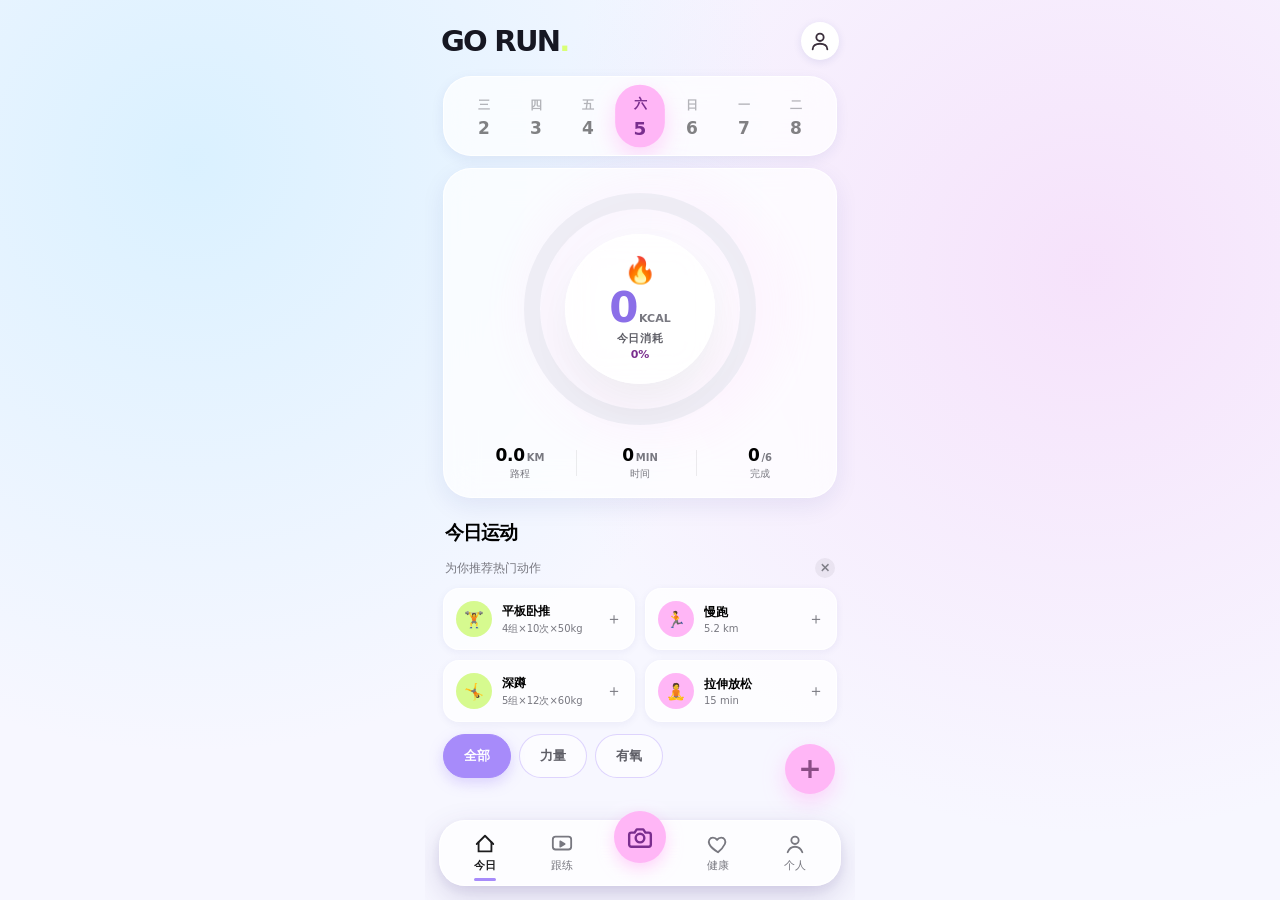
<file: index.html>
<!DOCTYPE html>
<html lang="zh-CN">
<head>
    <meta charset="UTF-8">
    <meta name="viewport" content="width=device-width, initial-scale=1.0, maximum-scale=1.0, user-scalable=no, viewport-fit=cover">
    <meta name="referrer" content="no-referrer">
    <meta name="apple-mobile-web-app-capable" content="yes">
    <meta name="mobile-web-app-capable" content="yes">
    <meta name="apple-mobile-web-app-status-bar-style" content="black-translucent">
    <meta name="theme-color" content="#F8F6FA">
    <link rel="manifest" href="manifest.webmanifest">
    <link rel="icon" href="icon.svg" type="image/svg+xml">
    <link rel="apple-touch-icon" href="icon.svg">
    <meta name="theme-color" content="#161722">
    <meta http-equiv="Cache-Control" content="no-cache, no-store, must-revalidate">
    <meta http-equiv="Pragma" content="no-cache">
    <title>GO RUN</title>
    <link href="https://fonts.googleapis.com/css2?family=Fredoka+One&display=swap" rel="stylesheet">
    <style>
/* B 站搜索 */
.bili-title{display:flex;align-items:center;justify-content:space-between;padding:14px 2px 8px;font-size:14px;font-weight:700;color:var(--text-1);}
.bili-title em{font-style:normal;font-size:11px;font-weight:500;color:var(--primary,#A78BFA);}
.bili-item .c-name{display:-webkit-box;-webkit-line-clamp:1;-webkit-box-orient:vertical;overflow:hidden;}
.bili-item .mini-go{pointer-events:none;background:linear-gradient(135deg,#A78BFA,#8B6FE8);color:#fff;}
<style>
/* 搜索结果页 */
#searchPage .sp-head{display:flex;align-items:center;gap:12px;padding:14px 16px;background:rgba(255,255,255,.94);backdrop-filter:blur(12px);-webkit-backdrop-filter:blur(12px);border-bottom:1px solid #F0F0F3;flex-shrink:0;}
#searchPage .sp-back{width:34px;height:34px;border-radius:50%;background:#F2F1F7;display:flex;align-items:center;justify-content:center;font-size:22px;line-height:1;color:#3A2E3B;cursor:pointer;padding-bottom:3px;}
#searchPage .sp-title{font-size:15px;font-weight:700;color:#3A2E3B;flex:1;overflow:hidden;text-overflow:ellipsis;white-space:nowrap;}
#searchPage .sp-head-right{width:34px;}
#searchPage .sp-body{flex:1;overflow-y:auto;padding:6px 16px 44px;}
#searchPage .sp-sec{display:flex;align-items:center;justify-content:space-between;font-size:13px;font-weight:700;color:#3A2E3B;margin:16px 0 10px;}
#searchPage .sp-sec span{font-size:11px;color:#A78BFA;font-weight:500;}
#searchPage .sp-card{display:flex;align-items:center;gap:12px;padding:12px;background:#fff;border-radius:16px;margin-bottom:10px;cursor:pointer;transition:all .22s;box-shadow:0 2px 10px rgba(120,100,180,.07);}
#searchPage .sp-card:active{transform:scale(.985);}
#searchPage .sp-thumb{width:64px;height:64px;border-radius:14px;flex-shrink:0;position:relative;display:flex;align-items:center;justify-content:center;overflow:hidden;}
#searchPage .sp-thumb .mini-play{width:0;height:0;border-style:solid;border-width:7px 0 7px 11px;border-color:transparent transparent transparent rgba(255,255,255,.92);filter:drop-shadow(0 1px 3px rgba(0,0,0,.25));}
#searchPage .sp-thumb .dur{position:absolute;right:4px;bottom:4px;background:rgba(0,0,0,.55);color:#fff;font-size:9px;padding:1px 5px;border-radius:6px;}
#searchPage .sp-info{flex:1;min-width:0;}
#searchPage .sp-name{font-size:14px;font-weight:700;color:#3A2E3B;white-space:nowrap;overflow:hidden;text-overflow:ellipsis;}
#searchPage .sp-sub{font-size:11px;color:#9A9AA3;margin-top:4px;display:flex;gap:8px;}
#searchPage .sp-go{flex-shrink:0;border:none;border-radius:20px;padding:6px 14px;font-size:12px;font-weight:700;cursor:pointer;font-family:inherit;background:linear-gradient(135deg,#A78BFA,#8B6FE8);color:#fff;pointer-events:none;}
#searchPage .sp-empty{padding:26px 10px;text-align:center;color:#9A9AA3;font-size:12px;background:#fff;border-radius:14px;}
#searchPage .sp-loading{padding:26px 10px;text-align:center;color:#9A9AA3;font-size:12px;}
/* 今日指标 · 编辑杂志风（方案 G） */
.hm-g .edtitle{font-family:'Space Grotesk';font-weight:700;font-size:28px;line-height:1.25;color:#1C1C1E;letter-spacing:-.02em}
.hm-g .edtitle .pink{color:#E86FB9}
.hm-g .edmeta{font-size:11px;color:#787880;margin-top:8px}
.hm-g .ednum{display:flex;align-items:baseline;justify-content:space-between;border-top:1px solid rgba(28,28,30,.07);padding:13px 0;margin-top:12px}
.hm-g .ednum:first-of-type{border-top:none}
.hm-g .ednum .l{font-size:13px;color:#5F5F67}
.hm-g .ednum .v{font-family:'Space Grotesk';font-weight:700;font-size:24px;color:#3A2E3B}
.hm-g .ednum .v em{font-style:normal;font-size:11px;color:#787880;font-weight:500;margin-left:3px}
.hm-g .edline{height:5px;border-radius:99px;background:rgba(28,28,30,.07);overflow:hidden;margin-top:12px}
.hm-g .edline i{display:block;height:100%;width:0;border-radius:99px;background:linear-gradient(90deg,#B7FF2A,#8FD41A);animation:edgrow 1.1s cubic-bezier(.32,.72,0,1) .25s forwards}
@keyframes edgrow{to{width:68%}}
:root{
  --purple:#A78BFA; --purple-deep:#9370DB; --purple-strong:#8B6FE8; --purple-soft:#EDE5FC; --purple-tint:#C9B8F5;
  --pink:#FFB6F6; --pink-soft:#FFE9FB;
  --blue:#2A9CFF; --blue-soft:#C9F9FE;
  --orange:#FF8C42; --teal:#4ECDC4; --green-soft:#D6FA8F;
  --green:#B7FF2A; --green-ink:#4E7A00;
  --accent:#FFB6F6;
  --brand:#A78BFA; --brand-strong:#8B6FE8; --brand-soft:#EDE5FC; --brand-tint:#F5F0FE;
  --accent-ink:#7A2E8E;
  --text:#1C1C1E; --text-2:#5F5F67; --text-3:#787880;
  --border:#EAE6F0;
  --surface:rgba(255,255,255,.72);
  --surface-strong:rgba(255,255,255,.92);
  --r-sm:12px; --r-md:20px; --r-lg:28px; --r-pill:999px;
  --shadow-1:0 2px 8px rgba(0,0,0,.04);
  --shadow-2:0 4px 14px rgba(42,156,255,.08);
  --shadow-3:0 8px 24px rgba(42,156,255,.10);
  --shadow-sm:0 2px 8px rgba(31,38,135,.06);
  --shadow-md:0 8px 24px rgba(31,38,135,.09);
  --shadow-lg:0 16px 40px rgba(31,38,135,.13);
}
/* ===== 全局 ===== */
* { margin: 0; padding: 0; box-sizing: border-box; }
body {
    background:
      radial-gradient(circle at 15% 18%, rgba(164,229,255,0.35) 0, transparent 45%),
      radial-gradient(circle at 85% 30%, rgba(242,163,238,0.25) 0, transparent 45%),
      #f7f7ff;
    display: flex;
    justify-content: center;
    align-items: center;
    min-height: 100vh; min-height: 100dvh;
    font-family: 'Noto Sans SC', system-ui, sans-serif;
    padding: 0;
    -webkit-tap-highlight-color: transparent;
}
.phone-frame {
    max-width: 430px; width: 100%;
    height: 100vh; height: 100dvh;
    background: transparent;
    border-radius: 0;
    box-shadow: none;
    overflow: hidden;
    display: flex;
    flex-direction: column;
    position: relative;
    margin: 0 auto;
}
.phone-frame::before {
    content: none;
}

/* ===== 固定头部+日历（仅今日页面显示） ===== */
.fixed-header {
    flex-shrink: 0;
    padding: 22px 16px 4px;
    background: transparent;
    z-index: 5;
    display: none;
    position: relative;
}
.fixed-header.visible { display: block; }

.app-header {
    display: flex;
    justify-content: space-between;
    align-items: center;
    margin-bottom: 4px;
}
.app-brand {
    font-family: 'Fredoka One', cursive;
    font-size: 26px;
    color: #1c1c1e;
}
.publish-badge {
    font-size: 13px; font-weight: 600;
    color: #1c1c1e;
    background: #f0f2f5;
    padding: 4px 14px; border-radius: 30px;
    cursor: pointer; transition: 0.15s;
    border: 1px solid #e0d0e8;
}
.publish-badge:active { background: #e0d0e8; }

.calendar-strip {
    display: flex; align-items: center; justify-content: space-evenly;
    height: 67px;
    background: linear-gradient(0deg, rgba(255,255,255,0.47) 0%, rgba(255,255,255,0) 100%);
    border-radius: 15px;
    padding: 0 4px;
}
.day-cell {
    width: 44px; height: 54px;
    border-radius: 30px;
    display: flex; flex-direction: column;
    align-items: center; justify-content: center;
    gap: 1px;
    cursor: pointer; user-select: none;
    transition: background 0.25s;
}
.day-cell:hover { background: rgba(255,182,246,0.35); }
.day-cell .day-label { font-size: 11px; font-weight: 400; color: #8E8E93; }
.day-cell .day-num  { font-size: 17px; font-weight: 700; color: #1C1C1E; line-height: 20px; }
.day-cell .day-dot  { width: 4px; height: 4px; border-radius: 50%; }
.day-cell.selected { background: #FFB6F6; }
.day-cell.selected .day-dot { background: white; }
.day-cell:not(.selected) .day-dot.has-workout { background: #2A9CFF; }

/* deprecated old classes kept for backward compat */
.day-circle { display: none; }

/* ===== 滚动内容 ===== */
.scroll-content {
    flex: 1;
    overflow-y: auto;
    position: relative; z-index: 1;
    scrollbar-width: none;
    -ms-overflow-style: none;
}
.scroll-content::-webkit-scrollbar { display: none; }
#pageContainer { padding: 0 18px 180px; }
#followPage { padding: 0 18px 70px; }
#healthPage { padding: 0 18px 180px; }
#publishPage { padding: 0 18px 70px; }
#profilePage { padding: 0 0 150px; }

/* 日历条：无渐隐、数字严格对齐 */
#tdCalRow { display:flex; align-items:center; justify-content:space-around; gap:0; padding:0; }
#tdCalRow button { flex-shrink:0; }
.publish-flex { display:flex; flex-direction:column; gap:12px; }

.pub-photo-area { display:flex; gap:10px; }
.pub-photo-slot { width:68px; height:68px; background:#F5F5F5; border-radius:14px; border:1px solid #D0D0D8; display:flex; align-items:center; justify-content:center; font-size:26px; color:#B0B0B8; font-weight:300; cursor:pointer; transition:all 0.2s; }
.pub-photo-slot:active { background:#e8e8e8; }
.pub-text-input { width:100%; padding:14px; background:#FAFAFA; border-radius:14px; border:1px solid #E8EDF4; font-size:14px; color:#757575; font-family:inherit; outline:none; resize:none; min-height:58px; }
.pub-text-input:focus { border-color:#C9B8F5; background:#fff; }
.pub-adv-row { display:flex; align-items:center; gap:8px; }
.pub-adv-label { font-size:13px; color:#8E8E93; }
.pub-adv-sub { font-size:11px; color:#B0B0B8; }
.pub-switch-wrap { flex-shrink:0; cursor:pointer; position:relative; width:38px; height:22px; }
.pub-switch-track { width:38px; height:22px; border-radius:11px; background:#D0D0D8; transition:background 0.3s; }
.pub-switch-track.on { background:#FFB6F6; }
.pub-switch-thumb { width:18px; height:18px; border-radius:50%; background:#fff; position:absolute; top:2px; left:2px; box-shadow:0 1px 3px rgba(0,0,0,0.1); transition:left 0.3s; }
.pub-switch-thumb.on { left:18px; }
.pub-btn-publish { padding:10px; border-radius:30px; border:none; background:#A78BFA; font-size:15px; font-weight:700; color:#fff; cursor:pointer; font-family:inherit; transition:all 0.2s; width:100%; margin-top:8px; }
.pub-btn-publish:active { transform:scale(0.97); background:#9370DB; }

/* publish modals */
.pub-modal-overlay { position:absolute; inset:0; background:rgba(0,0,0,0.35); z-index:50; display:flex; align-items:flex-end; justify-content:center; opacity:0; pointer-events:none; transition:opacity 0.3s; }
.pub-modal-overlay.show { opacity:1; pointer-events:auto; }
.pub-modal-panel { background:#fff; border-radius:24px 24px 0 0; padding:20px 18px 28px; width:100%; max-height:75%; overflow-y:auto; transform:translateY(100%); transition:transform 0.35s cubic-bezier(0.32,0.72,0,1); }
.pub-modal-overlay.show .pub-modal-panel { transform:translateY(0); }
.pub-modal-handle { width:40px; height:4px; background:#D0D0D8; border-radius:2px; margin:0 auto 16px; }
.pub-modal-header { display:flex; justify-content:space-between; align-items:center; margin-bottom:12px; }
.pub-modal-title { font-size:16px; font-weight:700; }
.pub-btn-auto { padding:4px 14px; border-radius:30px; border:1px solid #D0D0D8; background:transparent; color:#8E8E93; font-size:11px; cursor:pointer; font-family:inherit; }
.pub-data-grid { display:grid; grid-template-columns:1fr 1fr; gap:8px; margin-bottom:14px; }
.pub-data-cell { background:#f8f9fc; border-radius:14px; padding:12px; }
.pub-data-cell label { font-size:11px; color:#8E8E93; display:block; margin-bottom:4px; }
.pub-data-cell input { width:100%; padding:6px 8px; border-radius:8px; border:1px solid #E8E0EC; font-size:14px; font-family:inherit; background:#fff; outline:none; text-align:center; }
.pub-data-cell input:focus { border-color:#C9B8F5; }
.pub-btn-gen { width:100%; padding:12px; border-radius:30px; border:none; background:#A78BFA; color:#fff; font-size:15px; font-weight:700; cursor:pointer; font-family:inherit; }

/* publish log overlay */
.pub-log-overlay { position:absolute; inset:0; background:rgba(0,0,0,0.4); backdrop-filter:blur(4px); z-index:60; display:flex; align-items:center; justify-content:center; opacity:0; pointer-events:none; transition:opacity 0.3s; }
.pub-log-overlay.show { opacity:1; pointer-events:auto; }
.pub-log-card { background:#FFFDF7; border-radius:20px; padding:18px; width:330px; border:1.5px solid #F0E8D0; transform:scale(0.9); transition:transform 0.3s cubic-bezier(0.32,0.72,0,1); }
.pub-log-overlay.show .pub-log-card { transform:scale(1); }
.pub-log-hero { width:100%; height:150px; background:#FFF8EC; border-radius:12px; display:flex; align-items:center; justify-content:center; font-size:40px; margin-bottom:6px; border:1px dashed #E0D0A8; position:relative; }
.pub-log-count { position:absolute; bottom:8px; right:10px; background:rgba(0,0,0,0.5); color:#fff; padding:2px 8px; border-radius:10px; font-size:10px; }
.pub-log-thumbs { display:flex; gap:6px; margin-bottom:10px; }
.pub-log-thumb { width:44px; height:44px; border-radius:8px; background:#FFF8EC; display:flex; align-items:center; justify-content:center; font-size:14px; border:1px dashed #E0D0A8; flex-shrink:0; opacity:0.5; }
.pub-log-thumb.on { opacity:1; border-color:#C88040; }
.pub-log-head { display:flex; justify-content:space-between; align-items:center; margin-bottom:6px; }
.pub-log-date { font-size:12px; color:#B0A080; }
.pub-log-mood { font-size:16px; }
.pub-log-text { font-size:13px; color:#5A5040; line-height:1.7; margin-bottom:8px; }
.pub-log-data { display:flex; flex-wrap:wrap; gap:6px; }
.pub-log-actions { display:flex; gap:8px; margin-top:14px; }
.pub-btn-close { flex:1; padding:10px; border-radius:30px; font-size:14px; font-weight:700; cursor:pointer; font-family:inherit; background:#f0f2f5; border:none; color:#8E8E93; }
.pub-btn-post { flex:1; padding:10px; border-radius:30px; font-size:14px; font-weight:700; cursor:pointer; font-family:inherit; background:#A78BFA; border:none; color:#fff; }
.log-chip { padding:3px 10px; border-radius:4px 12px 4px 12px; font-size:10px; font-weight:500; display:inline-block; }
.log-chip.c1 { background:#FFF0E0; color:#C88040; }
.log-chip.c2 { background:#FFEAFD; color:#C860A0; }
.log-chip.c3 { background:#E0FFF0; color:#40A060; }

/* deprecated old publish classes */
.photo-add-area, .photo-slot, .publish-text-input, .advanced-toggle, .advanced-data, .data-item, .switch, .thumb { display:none; }

/* ===== 通用卡片（非今日页面使用） ===== */
.card {
    background: rgba(255,255,255,0.60);
    border-radius: 20px;
    padding: 14px 16px;
    border: 1px solid rgba(255,255,255,0.50);
    box-shadow: 0px 8px 32px rgba(31,38,135,0.04);
    backdrop-filter: blur(12px);
    margin-bottom: 12px;
}

.page { display: none; animation: fadeUp 0.25s ease; }
.page.active { display: block; }
@keyframes fadeUp { from { opacity: 0.3; transform: translateY(8px); } to { opacity: 1; transform: translateY(0); } }

/* ===== 今日页面 ===== */
#todayPage .today-wrapper { position: relative; z-index: 1; }

/* Calorie / Completion Card */
.calorie-card {
    width: 362px; height: 146px; margin: 6px auto 0;
    background: linear-gradient(217deg, rgba(255,255,255,0.60) 0%, rgba(255,255,255,0.60) 100%);
    box-shadow: 0px 8px 32px rgba(31,38,135,0.04);
    border-radius: 32px;
    outline: 1px white solid; outline-offset: -0.5px;
    backdrop-filter: blur(12px);
    display: flex; align-items: center;
}
.completion-circle-wrap {
    width: 80px; height: 80px; margin-left: 24px; flex-shrink: 0;
    display: flex; align-items: center; justify-content: center;
}
.completion-circle {
    width: 80px; height: 80px; border-radius: 50%;
    background: rgba(255,102,224,0.4);
    display: flex; align-items: center; justify-content: center;
    transition: background 0.4s;
}
.completion-pct {
    color: #1A1C18; font-size: 22px;
    font-family: 'Hanken Grotesk', 'Noto Sans SC', sans-serif;
    font-weight: 700;
}
.calorie-stats { margin-left: 22px; display: flex; flex-direction: column; }
.calorie-label {
    color: black; font-size: 10px;
    font-family: 'Noto Sans', 'Noto Sans SC', sans-serif;
    font-weight: 600; text-transform: uppercase;
    line-height: 15px; letter-spacing: 0.5px;
}
.calorie-value-row { display: flex; align-items: baseline; gap: 4px; }
.calorie-value {
    color: #1A1C18; font-size: 35px;
    font-family: 'Hanken Grotesk', 'Noto Sans SC', sans-serif;
    font-weight: 800; line-height: 36px;
}
.calorie-unit {
    color: rgba(68,73,61,0.60); font-size: 12px;
    font-family: 'Hanken Grotesk', 'Noto Sans SC', sans-serif; font-weight: 700;
}
.calorie-bar-bg {
    width: 180px; height: 9px; background: #EDE6F1;
    border-radius: 7px; margin-top: 4px; overflow: hidden;
}
.calorie-bar-fill {
    height: 9px; background: linear-gradient(90deg, #D2FB04, #BBF01C);
    border-radius: 7px; transition: width 0.5s cubic-bezier(0.4, 0, 0.2, 1);
}
.calorie-sub {
    color: #8E8E93; font-size: 12px; font-weight: 400;
    margin-top: 5px; letter-spacing: 0.5px;
}

/* Stats Cards Row */
.stats-row {
    display: flex; gap: 11px;
    margin: 11px auto 0; width: 362px;
}
.stats-card {
    flex: 1; height: 74px;
    background: rgba(255,255,255,0.60);
    box-shadow: 0px 8px 32px rgba(31,38,135,0.05);
    border-radius: 24px;
    outline: 1px rgba(255,255,255,0.50) solid; outline-offset: -1px;
    backdrop-filter: blur(12px);
    display: flex; align-items: center; gap: 13px;
    padding: 0 14px;
}
.stats-icon {
    width: 40px; height: 40px; border-radius: 50%;
    display: flex; align-items: center; justify-content: center; flex-shrink: 0;
}
.stats-val {
    color: #1A1C18; font-size: 20px;
    font-family: 'Hanken Grotesk', 'Noto Sans SC', sans-serif; font-weight: 700;
}
.stats-val-unit {
    color: #44493D; font-size: 10px;
    font-family: 'Hanken Grotesk', 'Noto Sans SC', sans-serif; margin-left: 1px;
}
.stats-label {
    color: #8D8D8D; font-size: 10px;
    font-family: Inter, 'Noto Sans SC', sans-serif; letter-spacing: 1.2px;
}

/* Generic section title (used by non-today pages) */
.section-title {
    font-size: 17px; font-weight: 600;
    margin: 10px 0 10px;
    color: #1c1c1e;
}
.section-title .emoji { margin-right: 6px; }

/* Section Title (today page override) */
#todayPage .section-title {
    font-size: 17px; font-weight: 700; color: #1C1C1E;
    margin: 21px 18px 11px;
}

/* Filter Tabs */
.filter-row {
    margin: 0 18px 11px;
    display: flex; gap: 8px;
}
.filter-tab {
    width: 65px; height: 26px; border-radius: 18px;
    display: flex; align-items: center; justify-content: center;
    font-size: 15px; cursor: pointer; user-select: none;
    transition: all 0.2s;
}
.filter-tab.active { background: #C9F9FE; color: #3A8ED2; font-weight: 400; transform: translateY(-2px); box-shadow: 0 3px 8px rgba(201,249,254,0.35); }
.filter-tab.inactive {
    background: rgba(255,255,255,0.48);
    border: 1px solid #E2D8E7; color: #B5AABB; font-weight: 400;
}

/* Exercise List */
.exercise-list {
    margin: 0 18px; padding-bottom: 70px;
    display: flex; flex-direction: column; gap: 11px;
}
.exercise-card {
    height: 74px;
    background: rgba(255,255,255,0.60);
    box-shadow: 0px 8px 32px rgba(31,38,135,0.05);
    border-radius: 24px;
    outline: 1px rgba(255,255,255,0.50) solid; outline-offset: -1px;
    backdrop-filter: blur(12px);
    display: flex; align-items: center;
    position: relative; cursor: pointer; overflow: hidden;
    transition: box-shadow 0.2s;
}
.exercise-card:hover { box-shadow: 0px 8px 32px rgba(31,38,135,0.10); }
.exercise-icon {
    width: 40px; height: 40px; border-radius: 9999px;
    display: flex; align-items: center; justify-content: center;
    margin-left: 17px; flex-shrink: 0;
}
.exercise-info { margin-left: 16px; display: flex; flex-direction: column; gap: 3px; }
.exercise-name-row { display: flex; align-items: center; gap: 6px; }
.exercise-name { color: #1C1C1E; font-size: 15px; font-weight: 700; }
.exercise-tag {
    height: 18px; border-radius: 6px; padding: 0 8px;
    display: flex; align-items: center; font-size: 12px; font-weight: 400;
}
.tag-cardio   { background: #FED9FA; color: #EC6CD2; }
.tag-strength { background: #D6FA8F; color: #83AF00; }
.exercise-detail { color: #8E8E93; font-size: 12px; font-weight: 400; }

/* Check circle */
.check-circle {
    width: 28px; height: 28px; border-radius: 50%;
    position: absolute; right: 21px;
    display: flex; align-items: center; justify-content: center;
    transition: all 0.3s;
}
/* check-circle colors now set by JS per category */

/* deprecated old today page classes */
.progress-section, .progress-ring, .progress-info,
.group-section, .group-header, .group-body, .action-card,
.workout-item, .workout-icon, .workout-info, .workout-name,
.workout-tag, .workout-detail, .workout-check,
.filter-bar, .filter-btn { display: none; }

/* ===== FAB（仅今日页面） ===== */
.fab-fixed {
    position: absolute;
    right: 20px;
    bottom: 106px;
    z-index: 20; display: none;
}
.fab-fixed.visible { display: block; }
.fab-fixed .fab-btn {
    width: 50px; height: 50px; border-radius: 50%;
    background: #FFB6F6; border: none;
    box-shadow: 0 8px 20px rgba(255,182,246,0.55);
    font-size: 28px; font-weight: 700; color: #8A4D85;
    display: flex; align-items: center; justify-content: center;
    cursor: pointer; font-family: inherit; line-height: 1;
    transition: 0.15s;
}
.fab-fixed .fab-btn:active { animation: fabBounce 0.5s cubic-bezier(0.34,1.56,0.64,1); }

/* ===== 底部 Tab ===== */
.bottom-tab-bar {
    position: sticky; bottom: 0; left: 0; right: 0;
    display: flex; align-items: center;
    height: 91px; padding: 0 12px;
    background: rgba(255,255,255,0.60);
    border-top: 1px solid rgba(255,255,255,0.40);
    box-shadow: 0px -10px 40px rgba(0,0,0,0.05);
    border-radius: 40px 40px 0 0;
    backdrop-filter: blur(20px);
    z-index: 10;
}
.nav-slot {
    flex: 1; height: 91px;
    display: flex; align-items: center; justify-content: center;
    position: relative;
}
.tab-item {
    font-size: 20px; font-weight: 400; color: #B0B0B8;
    cursor: pointer; user-select: none; z-index: 2;
    transition: color 0.2s, transform 0.2s; padding: 4px 0;
    border: none; background: none; font-family: inherit;
    position: relative;
}
.tab-item:active { transform: scale(0.9); }
.tab-item.active { color: #1C1C1E; font-weight: 700; }
.tab-item.active::after { content:''; position:absolute; bottom:-6px; left:50%; transform:translateX(-50%);
    width:4px; height:4px; border-radius:50%; background:#FFB6F6; }
.tab-item .tab-label { font-size: 20px; }
.nav-center {
    position: absolute; left: 50%; top: 6px;
    transform: translateX(-50%);
    width: 94px; height: 77px;
    display: flex; align-items: center; justify-content: center;
    z-index: 6; pointer-events: none;
    transition: transform .2s;
}
.nav-slot:active .nav-center { transform: translateX(-50%) scale(0.9); }
.tab-item.publish-btn {
    position: static; margin-top: 0;
}
.tab-item.publish-btn .publish-circle {
    width: 62px; height: 62px; border-radius: 50%;
    background: #FFB6F6;
    display: flex; align-items: center; justify-content: center;
    font-size: 22px; color: #1c1c1e;
    box-shadow: 0 6px 16px rgba(255,182,246,1);
    transition: 0.15s;
}
.tab-item.publish-btn .publish-circle { transition:transform .2s, box-shadow .2s; }

/* ============================================================
   跟练页面
   ============================================================ */
.follow-flex { display:flex; flex-direction:column; gap:10px; padding-top:10px; }
.sec-title { color:#1C1C1E; font-size:17px; font-weight:700; }

/* featured card */
.feat { background:rgba(255,255,255,0.60); box-shadow:0 8px 32px rgba(31,38,135,0.05); border-radius:24px; overflow:hidden; outline:1px solid rgba(255,255,255,0.50); outline-offset:-1px; backdrop-filter:blur(6px); transition:box-shadow 0.25s, transform 0.2s; }
.feat:active { box-shadow:0 4px 16px rgba(31,38,135,0.08); transform:scale(0.985); }
.feat-cover { height:112px; background:linear-gradient(163deg,#FF8C42 0%,#FFB074 100%); display:flex; align-items:center; justify-content:center; position:relative; cursor:pointer; transition:filter 0.2s; }
.feat-cover:active { filter:brightness(0.92); }
/* 跟练视频版补充样式（来自 demo-video） */
#followPage .feat-cover { height:190px; background:#000; }
#followPage .feat-cover iframe { position:absolute; inset:0; width:100%; height:100%; border:none; }
#followPage .c-icon { position:relative; overflow:hidden; }
#followPage .c-icon .mini-video { position:absolute; inset:0; pointer-events:none; }
#followPage .c-icon .mini-video iframe { width:200%; height:200%; border:none; transform:scale(0.5); transform-origin:0 0; }
.play { width:38px; height:38px; border-radius:50%; background:rgba(255,255,255,0.25); backdrop-filter:blur(2px); outline:1px solid rgba(255,255,255,0.40); outline-offset:-1px; display:flex; align-items:center; justify-content:center; color:#fff; font-size:14px; cursor:pointer; transition:transform 0.18s, background 0.2s, box-shadow 0.2s; }
.play:hover { background:rgba(255,255,255,0.38); box-shadow:0 0 20px rgba(255,255,255,0.3); }
.play:active { transform:scale(0.88); background:rgba(255,255,255,0.45); }
.feat-tag { position:absolute; top:12px; right:12px; padding:2px 12px; background:rgba(0,0,0,0.40); border-radius:30px; backdrop-filter:blur(2px); color:#fff; font-size:11px; font-weight:500; }
.feat-body { padding:14px 16px; display:flex; flex-direction:column; gap:4px; }
.feat-title { color:#1C1C1E; font-size:15px; font-weight:700; }
.feat-meta { display:flex; gap:12px; }
.feat-meta span { color:#8E8E93; font-size:12px; }
.feat-acts { display:flex; gap:10px; padding-top:6px; }

/* buttons */
.btn-outline { padding:6px 18px; border-radius:30px; border:1px solid #FF8C42; background:transparent; color:#FF8C42; font-size:13px; font-weight:700; cursor:pointer; font-family:inherit; flex-shrink:0; transition:all 0.2s; }
.btn-outline:hover { background:rgba(255,140,66,0.08); }
.btn-outline:active { transform:scale(0.94); background:#FF8C42; color:#fff; }
.btn-green { padding:7px 18px; border-radius:30px; border:none; background:#A78BFA; color:#fff; font-size:13px; font-weight:700; cursor:pointer; font-family:inherit; flex-shrink:0; transition:all 0.2s; box-shadow:0 2px 8px rgba(139,111,191,0.25); }
.btn-green:hover { box-shadow:0 4px 16px rgba(139,111,191,0.35); }
.btn-green:active { transform:scale(0.94); background:#9370DB; box-shadow:0 1px 4px rgba(139,111,191,0.2); }
.btn-add { padding:5px 14px; border-radius:30px; border:none; background:#A78BFA; font-size:12px; font-weight:700; color:#fff; cursor:pointer; font-family:inherit; flex-shrink:0; white-space:nowrap; transition:all 0.2s; box-shadow:0 2px 6px rgba(139,111,191,0.2); width:auto; }
.btn-add:hover { box-shadow:0 3px 12px rgba(139,111,191,0.35); }
.btn-add:active { transform:scale(0.92); background:#9370DB; box-shadow:0 1px 3px rgba(139,111,191,0.15); }

/* filter tabs */
.filter { display:flex; gap:8px; }
.f-tab { width:65px; height:26px; border-radius:18px; display:flex; align-items:center; justify-content:center; font-size:15px; cursor:pointer; user-select:none; transition:all 0.22s; }
.f-tab.on { background:#C9F9FE; color:#3A8ED2; }
.f-tab.on:active { transform:scale(0.93); background:#b5eaf5; }
.f-tab.off { background:rgba(255,255,255,0.48); border:1px solid #E2D8E7; color:#B5AABB; }
.f-tab.off:hover { background:rgba(255,255,255,0.72); }
.f-tab.off:active { transform:scale(0.93); background:rgba(201,249,254,0.5); }

/* course list */
.list { display:flex; flex-direction:column; gap:10px; }
.item { display:flex; align-items:center; gap:12px; padding:12px 14px; background:rgba(255,255,255,0.60); box-shadow:0 4px 16px rgba(31,38,135,0.03); border-radius:18px; outline:1px solid rgba(255,255,255,0.50); outline-offset:-1px; backdrop-filter:blur(6px); cursor:pointer; transition:all 0.22s; }
.item:hover { background:rgba(255,255,255,0.78); box-shadow:0 6px 20px rgba(31,38,135,0.06); }
.item:active { transform:scale(0.985); background:rgba(255,255,255,0.88); box-shadow:0 2px 8px rgba(31,38,135,0.04); }
.c-icon { width:38px; height:38px; border-radius:12px; background:rgba(255,140,66,0.15); display:flex; align-items:center; justify-content:center; flex-shrink:0; transition:transform 0.2s; }
.item:active .c-icon { transform:scale(0.9); }
.c-info { flex:1; min-width:0; }
.c-row { display:flex; align-items:center; gap:6px; }
.c-name { color:#1C1C1E; font-size:14px; font-weight:700; white-space:nowrap; overflow:hidden; text-overflow:ellipsis; }
.c-tag { height:18px; border-radius:6px; padding:0 8px; font-size:12px; flex-shrink:0; display:inline-flex; align-items:center; }
.t-cardio { background:#FED9FA; color:#EC6CD2; }
.t-strength { background:#D6FA8F; color:#83AF00; }
.c-desc { color:#8E8E93; font-size:12px; white-space:nowrap; }

/* course card actions */
.c-acts { display:flex; gap:6px; flex-shrink:0; }
.btn-detail { padding:5px 12px; border-radius:30px; border:1px solid #D0D0D8; background:transparent; color:#8E8E93; font-size:12px; font-weight:600; cursor:pointer; font-family:inherit; white-space:nowrap; transition:all 0.2s; }
.btn-detail:active { background:#f0f0f0; transform:scale(0.94); }

/* bottom sheet modal */
.sheet-overlay { position:absolute; inset:0; background:rgba(0,0,0,0.3); z-index:50; opacity:0; pointer-events:none; transition:opacity 0.3s; }
.sheet-overlay.show { opacity:1; pointer-events:auto; }
.sheet-panel { position:absolute; left:0; right:0; bottom:0; background:#fff; border-radius:28px 28px 0 0; padding:20px 20px 30px; z-index:51; transform:translateY(100%); transition:transform 0.35s cubic-bezier(0.32,0.72,0,1); max-height:70%; overflow-y:auto; }
.sheet-panel.show { transform:translateY(0); }
.sheet-handle { width:40px; height:4px; background:#D0D0D8; border-radius:2px; margin:0 auto 16px; }
.sheet-panel h3 { font-size:18px; font-weight:700; margin-bottom:4px; word-break:break-word; line-height:1.3; }
.sheet-tag { display:inline-block; padding:2px 10px; border-radius:6px; font-size:12px; margin-bottom:12px; }
.sheet-grid { display:grid; grid-template-columns:1fr 1fr; gap:8px; margin-bottom:14px; }
.sheet-cell { background:#f8f9fc; border-radius:12px; padding:10px; text-align:center; }
.sheet-cell .val { font-size:16px; font-weight:700; color:#1C1C1E; }
.sheet-cell .lbl { font-size:11px; color:#8E8E93; margin-top:2px; }
.sheet-label { font-size:13px; font-weight:700; color:#4A5A6E; margin-bottom:6px; }
.sheet-moves { display:flex; flex-wrap:wrap; gap:6px; margin-bottom:12px; }
.sheet-moves .move-tag { padding:4px 12px; background:#f0f2f5; border-radius:20px; font-size:12px; color:#4A5A6E; }
.sheet-equip { display:flex; gap:8px; margin-bottom:12px; font-size:12px; color:#8E8E93; }
.sheet-start { width:100%; padding:12px; border-radius:30px; border:none; background:#A78BFA; color:#fff; font-size:15px; font-weight:700; cursor:pointer; font-family:inherit; }

/* video fullscreen player */
.video-full-player { position:absolute; inset:0; background:#000; z-index:70; display:none; flex-direction:column; }
.video-full-player.show { display:flex; }
.vfp-top { padding:40px 14px 10px; display:flex; align-items:center; gap:12px; flex-shrink:0; }
.vfp-back { width:32px; height:32px; border-radius:50%; background:rgba(255,255,255,0.2); border:none; color:#fff; font-size:18px; cursor:pointer; }
.vfp-title { color:#fff; font-size:13px; font-weight:600; flex:1; white-space:nowrap; overflow:hidden; text-overflow:ellipsis; }
.vfp-wrap { flex:1; position:relative; }
.vfp-wrap iframe { position:absolute; inset:0; width:100%; height:100%; border:none; }
        .vfp-tip{position:absolute;left:0;right:0;bottom:14px;text-align:center;font-size:10px;color:rgba(255,255,255,.45);z-index:5;pointer-events:none}

/* ripple (follow page buttons only) */
.btn-outline, .btn-green, .btn-add { position:relative; overflow:hidden; -webkit-tap-highlight-color:transparent; outline:none; }
.btn-outline::after, .btn-green::after, .btn-add::after { content:''; position:absolute; inset:0; background:radial-gradient(circle at center, rgba(255,255,255,0.5) 0%, transparent 70%); opacity:0; transition:opacity 0.4s; pointer-events:none; }
.btn-outline:active::after, .btn-green:active::after, .btn-add:active::after { opacity:1; transition:opacity 0s; }

/* deprecated old follow classes */
.course-card-large, .plan-item, .plan-item .icon, .plan-item .info, .plan-item .info .name, .plan-item .info .desc, .course-card-large .cover, .course-card-large .cover .play-btn, .course-card-large .cover .tag, .course-card-large .body, .course-card-large .body .title, .course-card-large .body .meta, .course-card-large .body .actions, .course-card-large .body .actions .btn-outline, .course-card-large .body .actions .btn-green { display:none; }

/* ============================================================
   发布页面
   ============================================================ */
.photo-add-area {
    display: flex; gap: 12px; flex-wrap: wrap;
    margin-bottom: 14px;
}
.photo-add-area .photo-slot {
    width: 72px; height: 72px; border-radius: 18px;
    background: rgba(255,255,255,0.50);
    border: 1.5px dashed #C0C0D0;
    display: flex; align-items: center; justify-content: center;
    font-size: 28px; color: #B0B0B8;
    cursor: pointer; transition: 0.15s; font-weight: 300;
}
.photo-add-area .photo-slot:active { background: rgba(255,255,255,0.80); }

.publish-text-input {
    width: 100%; padding: 12px 16px; border-radius: 18px;
    border: 1px solid rgba(255,255,255,0.50);
    font-size: 14px; font-family: inherit;
    background: rgba(255,255,255,0.50); outline: none;
    margin-bottom: 12px; resize: none; min-height: 60px;
}
.publish-text-input:focus { border-color: #C9B8F5; background: white; }

.advanced-toggle {
    display: flex; align-items: center; gap: 10px;
    font-size: 13px; color: #8E8E93;
    margin: 8px 0 10px;
}
.advanced-toggle .switch {
    width: 40px; height: 22px; border-radius: 30px;
    background: #D0D0D8; position: relative;
    cursor: pointer; transition: 0.2s; flex-shrink: 0;
}
.advanced-toggle .switch.active { background: #C9B8F5; }
.advanced-toggle .switch .thumb {
    width: 18px; height: 18px; border-radius: 50%;
    background: white; position: absolute;
    top: 2px; left: 2px; transition: 0.2s;
    box-shadow: 0 2px 6px rgba(0,0,0,0.12);
}
.advanced-toggle .switch.active .thumb { left: 20px; }

.advanced-data {
    display: grid; grid-template-columns: 1fr 1fr;
    gap: 10px; margin-top: 8px;
}
.advanced-data .data-item {
    background: rgba(255,255,255,0.60);
    backdrop-filter: blur(12px);
    border-radius: 16px; padding: 12px 10px;
    text-align: center;
    border: 1px solid rgba(255,255,255,0.50);
    box-shadow: 0px 4px 16px rgba(31,38,135,0.03);
}
.advanced-data .data-item .label { font-size: 11px; color: #8E8E93; }
.advanced-data .data-item .value { font-size: 17px; font-weight: 700; color: #1C1C1E; }
.advanced-data .data-item .change { font-size: 11px; font-weight: 500; }
.advanced-data .data-item .change.up { color: #2ECC71; }
.advanced-data .data-item .change.down { color: #E74C3C; }

.mini-chart {
    margin-top: 8px; height: 36px;
    display: flex; align-items: flex-end; gap: 5px; padding: 2px 0;
}
.mini-chart .bar {
    flex: 1; border-radius: 4px 4px 0 0;
    min-height: 4px; background: #E0D0E8;
}
.mini-chart .bar.high { background: #D6FA8F; }
.mini-chart .bar.mid { background: #D4E8A0; }
.mini-chart .bar.low { background: #EEF2D0; }

/* ===== 训练日志居中浮框（方案 C） ===== */
.summary-modal {
    display: none;
    position: absolute;
    inset: 0;
    background: rgba(28,28,30,.4);
    backdrop-filter: blur(4px);
    z-index: 40;
    align-items: center;
    justify-content: center;
}
.summary-modal.open { display: flex; }
.summary-modal .panel {
    width: 88%;
    max-width: 280px;
    background: rgba(255,255,255,.97);
    border: 1.5px solid #E8EDF4;
    border-radius: 18px;
    padding: 13px;
    box-shadow: 0 18px 44px rgba(70,50,130,.18);
    transform: scale(0.92);
    transition: transform .25s cubic-bezier(.32,.72,0,1);
}
.summary-modal.open .panel { transform: scale(1); }
.summary-modal .sm-head { display: flex; justify-content: space-between; align-items: center; margin-bottom: 10px; }
.summary-modal .sm-title { font-size: 14px; font-weight: 800; }
.summary-modal .sm-close { width: 22px; height: 22px; border-radius: 50%; background: #f0f2f5; color: #8e8e93; border: none; font-size: 11px; cursor: pointer; font-family: inherit; }
.summary-modal .sm-photo { width: 100%; aspect-ratio: 1/1; border-radius: 14px; background: linear-gradient(135deg,#FFE9FB,#C9B8F5); display: flex; align-items: center; justify-content: center; position: relative; margin-bottom: 9px; overflow: hidden; border: 1px solid rgba(167,139,250,.25); box-shadow: 0 4px 14px rgba(31,38,135,.1); }
.summary-modal .sm-emoji { font-size: 44px; }
.summary-modal .sm-photo img { width: 100%; height: 100%; object-fit: cover; border-radius: 14px; display: block; }
.summary-modal .sm-count { position: absolute; bottom: 8px; right: 10px; background: rgba(0,0,0,.5); color: #fff; padding: 2px 8px; border-radius: 10px; font-size: 10px; }
.summary-modal .sm-text { font-size: 11px; color: var(--text-2); line-height: 1.55; margin-bottom: 10px; }
.summary-modal .sm-grid { display: grid; grid-template-columns: 1fr 1fr; gap: 5px; margin-bottom: 10px; }
.summary-modal .sm-cell { background: rgba(167,139,250,.06); border-radius: 8px; padding: 5px 8px; }
.summary-modal .sm-cell .lbl { font-size: 8px; color: var(--text-3); }
.summary-modal .sm-cell .val { font-size: 12px; font-weight: 500; color: var(--text); margin-top: 1px; }
.summary-modal .sm-actions { display: flex; gap: 8px; }
.summary-modal .sm-actions button { flex: 1; height: 36px; border-radius: 30px; font-size: 12px; font-weight: 700; cursor: pointer; font-family: inherit; transition: .15s; }
.summary-modal .sm-actions button:active { transform: scale(.94); }
.summary-modal .sm-edit { background: #fff; border: 1.5px solid #E0E4EA; color: #8e8e93; }
.summary-modal .sm-confirm { background: linear-gradient(135deg,var(--purple),var(--purple-strong)); border: none; color: #fff; box-shadow: 0 5px 12px rgba(167,139,250,.3); }

/* ============================================================
   健康页面
   ============================================================ */
.health-flex { display:flex; flex-direction:column; gap:10px; padding-top:10px; }

/* metrics + character row */
.health-row { display:block; }
.metrics { display:flex; flex-direction:column; gap:6px; width:135px; flex-shrink:0; }
.metric { background:rgba(255,255,255,0.60); box-shadow:0 4px 16px rgba(31,38,135,0.03); border-radius:16px; outline:1px solid rgba(255,255,255,0.50); outline-offset:-1px; backdrop-filter:blur(6px); padding:10px 14px; display:flex; justify-content:space-between; align-items:center; }
.metric .label { color:#8E8E93; font-size:12px; }
.metric .value { color:#1C1C1E; font-size:15px; font-weight:700; }
.metric .unit { color:#8E8E93; font-size:10px; margin-left:2px; }
.char-card { flex:1; background:rgba(255,255,255,0.60); box-shadow:0 4px 16px rgba(31,38,135,0.03); border-radius:24px; outline:1px solid rgba(255,255,255,0.50); outline-offset:-1px; backdrop-filter:blur(6px); display:flex; flex-direction:column; align-items:center; padding:14px 0 10px; }
.char-placeholder { width:172px; height:310px; background:rgba(0,0,0,0.03); border-radius:14px; border:1px solid #D0D8E0; display:flex; align-items:center; justify-content:center; color:#B0B0B8; font-size:11px; }
.char-btn { margin-top:6px; padding:6px 20px; background:#FFB6F6; border-radius:30px; border:none; color:#1C1C1E; font-size:12px; font-weight:700; cursor:pointer; font-family:inherit; transition:all 0.2s; }
.char-btn:active { transform:scale(0.94); }

/* weight card */
.chart-card { background:rgba(255,255,255,0.60); box-shadow:0 8px 32px rgba(31,38,135,0.04); border-radius:20px; outline:1px solid rgba(255,255,255,0.50); outline-offset:-1px; backdrop-filter:blur(6px); padding:16px; }
.w-header { display:flex; justify-content:space-between; align-items:flex-start; margin-bottom:6px; }
.w-current { font-size:42px; font-weight:700; color:#1C1C1E; line-height:1; }
.w-unit { font-size:14px; font-weight:400; color:#8E8E93; }
.w-change { text-align:right; }
.w-delta { font-size:16px; font-weight:700; }
.w-delta.down { color:#2A9CFF; }
.w-period { font-size:10px; color:#8E8E93; }
.chart-tabs { display:flex; justify-content:center; gap:8px; margin-top:8px; }
.ct-tab { padding:5px 18px; border-radius:30px; font-size:12px; font-weight:500; color:#8E8E93; cursor:pointer; user-select:none; transition:all 0.2s; background:#f0f2f5; }
.ct-tab.on { background:#C9F9FE; color:#3A8ED2; font-weight:600; }
.chart-area { width:100%; height:80px; position:relative; }
.chart-area svg { width:100%; height:100%; }
.chart-dates { display:flex; justify-content:space-between; color:#C0C0C8; font-size:9px; margin-top:4px; padding:0 4px; }

/* diet card */
.diet-card { background:rgba(255,255,255,0.60); box-shadow:0 8px 32px rgba(31,38,135,0.04); border-radius:20px; outline:1px solid rgba(255,255,255,0.50); outline-offset:-1px; backdrop-filter:blur(6px); padding:16px; }
.diet-summary { display:flex; gap:6px; align-items:center; }
.ds-item { flex:1; text-align:center; }
.ds-num { font-size:18px; font-weight:700; color:#1C1C1E; }
.ds-unit { font-size:10px; font-weight:400; color:#8E8E93; margin-left:2px; }
.ds-lbl { font-size:10px; color:#8E8E93; }
.ds-sep { width:1px; height:24px; background:#E8E0EC; flex-shrink:0; }
.diet-divider { height:1px; background:#f0f0f0; margin:10px 0; }
.diet-meals { display:flex; flex-direction:column; gap:6px; margin-bottom:12px; }
.dm-row { display:flex; align-items:center; gap:10px; padding:10px 14px; background:#f8f9fc; border-radius:12px; cursor:pointer; transition:background 0.2s; }
.dm-row:active { background:#f0f0f0; }
.dm-icon { width:36px; height:36px; border-radius:10px; background:#fff; display:flex; align-items:center; justify-content:center; font-size:16px; box-shadow:0 1px 3px rgba(0,0,0,0.04); flex-shrink:0; }
.dm-info { flex:1; }
.dm-name { font-size:13px; font-weight:600; color:#1C1C1E; }
.dm-time { font-size:11px; color:#8E8E93; }
.dm-kcal { font-size:14px; font-weight:700; color:#1C1C1E; flex-shrink:0; }
.dm-arrow { color:#D0D0D8; font-size:14px; flex-shrink:0; }
.diet-input { display:flex; gap:8px; }
.diet-input input, .diet-input select { flex:1; padding:10px 12px; border-radius:12px; border:1px solid #E8E0EC; font-size:12px; font-family:inherit; background:#f8f9fc; outline:none; }
.diet-input input:focus, .diet-input select:focus { border-color:#A78BFA; }
.diet-input button { padding:10px 18px; border-radius:12px; background:#A78BFA; color:#fff; border:none; font-weight:700; font-size:12px; cursor:pointer; font-family:inherit; flex-shrink:0; transition:all 0.2s; }
.diet-input button:active { transform:scale(0.94); background:#9370DB; }

/* deprecated old health classes */
.health-layout, .health-data, .health-data .metric, .character-area, .character-area .character-placeholder, .character-area .character-name, .character-area .dress-btn, .character-area .badge-dot, .curve-chart-container, .diet-row, .diet-row .diet-item, .diet-input-area { display:none; }

/* ============================================================
   个人中心
   ============================================================ */
.profile-flex {
    display: flex; flex-direction: column; gap: 10px;
}
.profile-avatar-center {
    display: flex; flex-direction: column; align-items: center;
    padding: 6px 0 10px;
}
.profile-avatar-center .avatar {
    width: 64px; height: 64px; border-radius: 50%;
    background: linear-gradient(135deg, #FFB6F6, #A78BFA);
    box-shadow: 0 8px 20px rgba(167,139,250,.35);
    border: 3px solid rgba(255,255,255,.9);
    cursor: pointer; transition: transform 0.2s;
}
.profile-avatar-center .avatar:active { transform: scale(0.94); }
.profile-avatar-center .name { font-size: 18px; font-weight: 700; margin-top: 10px; color: #1C1C1E; }
.profile-avatar-center .sub { font-size: 13px; color: #8E8E93; margin-top: 3px; }
.profile-avatar-center .edit-btn {
    margin-top: 8px; padding: 5px 20px; border-radius: 30px;
    border: 1px solid #4A90D9; background: transparent;
    color: #4A90D9; font-size: 13px; font-weight: 700;
    cursor: pointer; font-family: inherit; transition: all 0.2s;
}
.profile-avatar-center .edit-btn:active { background: #4A90D9; color: white; }

/* profile section title */
.profile-section-title {
    color: #1C1C1E; font-size: 17px; font-weight: 700;
    padding-top: 2px; margin-top: 2px;
}

/* profile glass card */
.profile-card {
    background: rgba(255,255,255,0.60);
    box-shadow: 0px 8px 32px rgba(31,38,135,0.04);
    border-radius: 20px;
    outline: 1px solid rgba(255,255,255,0.50); outline-offset: -1px;
    backdrop-filter: blur(6px);
    padding: 14px 16px;
}

/* goal rows */
.goal-row {
    display: flex; justify-content: space-between; align-items: center;
    padding: 12px 0;
    border-bottom: 1px solid rgba(0,0,0,0.05);
}
.goal-row:last-child { border-bottom: none; }
.goal-label { color: #4A5A6E; font-size: 13px; font-weight: 400; }
.goal-value { font-size: 13px; font-weight: 700; color: #EC6CD2; }

/* mini calendar */
.profile-cal-header {
    display: flex; justify-content: space-between; margin-bottom: 8px;
}
.profile-cal-header span { color: #8E8E93; font-size: 11px; font-weight: 400; }
.weekday-row {
    display: grid; grid-template-columns: repeat(7, 1fr);
    text-align: center; margin-bottom: 2px;
}
.weekday-row span { color: #B0B0B8; font-size: 10px; font-weight: 500; }

.mini-calendar {
    display: grid; grid-template-columns: repeat(7, 1fr);
    gap: 6px 0; justify-items: center;
}
.mini-calendar .cal-day {
    width: 34px; height: 34px; border-radius: 50%;
    display: flex; align-items: center; justify-content: center;
    font-size: 12px; font-weight: 500;
    color: #8E8E93;
    background: rgba(0,0,0,0.03);
    cursor: pointer; transition: all 0.2s; user-select: none;
}
.mini-calendar .cal-day:hover { background: rgba(255,182,246,0.25); }
.mini-calendar .cal-day:active { transform: scale(0.9); }
.mini-calendar .cal-day.active { background: #FFEAFD; color: #FD79ED; }
.mini-calendar .cal-day.today { background: #FFB6F6; color: #fff; font-weight: 700; }

/* log entry */
.log-entry-btn {
    display: flex; align-items: center; justify-content: space-between;
    padding: 14px 16px;
    background: rgba(255,255,255,0.60);
    backdrop-filter: blur(6px);
    border-radius: 20px;
    border: 1px solid rgba(255,255,255,0.50);
    box-shadow: 0px 4px 16px rgba(31,38,135,0.03);
    cursor: pointer; transition: all 0.2s;
}
.log-entry-btn:active { background: rgba(255,255,255,0.85); transform: scale(0.98); }
.log-entry-btn .log-left { display: flex; align-items: center; gap: 14px; }
.log-entry-btn .log-title { font-weight: 700; font-size: 14px; color: #1C1C1E; }
.log-entry-btn .log-count { font-size: 12px; color: #8E8E93; font-weight: 400; }
.log-entry-btn .log-arrow { color: #8E8E93; font-size: 18px; }

/* circle icon */
.circle-icon {
    width: 40px; height: 40px; border-radius: 50%;
    display: flex; align-items: center; justify-content: center;
    flex-shrink: 0;
}

/* activity items */
.activity-list {
    display: flex; flex-direction: column; gap: 6px; margin-top: 2px;
}
.activity-item {
    display: flex; align-items: center; gap: 12px;
    padding: 10px 14px;
    background: rgba(255,255,255,0.60);
    border-radius: 18px;
    outline: 1px solid rgba(255,255,255,0.50); outline-offset: -1px;
    backdrop-filter: blur(6px);
}
.activity-item .a-body { flex: 1; }
.activity-item .a-title { color: #1C1C1E; font-size: 13px; font-weight: 700; }
.activity-item .a-desc { color: #8E8E93; font-size: 11px; font-weight: 400; }
.activity-item .a-time { color: #8E8E93; font-size: 11px; font-weight: 400; flex-shrink: 0; }

/* deprecated old classes */
.goal-item, .goal-item .progress-track, .goal-item .progress-track .fill,
.mini-calendar .day, .mini-calendar .day.empty, .mini-calendar .day.has-workout { display: none; }

/* ============================================================
   浮窗（选择运动）
   ============================================================ */
.modal-overlay {
    display: none;
    position: absolute;
    inset: 0;
    background: rgba(0,0,0,0.3);
    backdrop-filter: blur(4px);
    border-radius: 44px;
    z-index: 30;
    align-items: center;
    justify-content: center;
}
.modal-overlay.open { display: flex; }
.modal-panel {
    background: rgba(255,255,255,0.95);
    backdrop-filter: blur(20px);
    border-radius: 28px;
    padding: 20px 18px 24px;
    width: 88%;
    max-width: 340px;
    animation: slideUp 0.25s ease;
    max-height: 80vh;
    overflow-y: auto;
    position: relative;
    border: 1.5px solid rgba(220,200,235,0.3);
}
.modal-panel .close-icon {
    position: absolute;
    top: 12px;
    right: 12px;
    width: 32px;
    height: 32px;
    border-radius: 50%;
    background: rgba(255,255,255,0.6);
    backdrop-filter: blur(4px);
    display: flex;
    align-items: center;
    justify-content: center;
    font-size: 18px;
    color: #8e8e93;
    cursor: pointer;
    transition: 0.15s;
    border: 1px solid rgba(255,255,255,0.8);
}
.modal-panel .close-icon:active { transform: scale(0.88); background: rgba(255,255,255,0.9); }

.modal-panel h4 { font-size: 17px; font-weight: 600; margin-bottom: 12px; text-align: center; }
.modal-panel .category-grid {
    display: grid;
    grid-template-columns: 1fr 1fr;
    gap: 8px;
    margin-bottom: 12px;
}
.modal-panel .category-grid .cat-item {
    padding: 10px 6px;
    border-radius: 14px;
    border: 1px solid #e8edf4;
    text-align: center;
    font-size: 13px;
    font-weight: 500;
    background: #f8f9fc;
    cursor: pointer;
    transition: 0.15s;
}
.modal-panel .category-grid .cat-item:active { background: #e8edf4; }
.modal-panel .category-grid .cat-item .emoji { display: block; font-size: 22px; margin-bottom: 2px; }

.modal-panel .set-inputs {
    display: flex;
    gap: 6px;
    margin: 10px 0;
    justify-content: center;
}
.modal-panel .set-inputs .input-group {
    display: flex;
    flex-direction: column;
    align-items: center;
    flex: 1;
    max-width: 28%;
}
.modal-panel .set-inputs .input-group label {
    font-size: 11px;
    color: #8e8e93;
    margin-bottom: 2px;
}
.modal-panel .set-inputs .input-group input {
    width: 100%;
    padding: 6px 4px;
    border-radius: 12px;
    border: 1px solid #e8edf4;
    font-size: 14px;
    text-align: center;
    font-family: inherit;
    background: #f8f9fc;
    outline: none;
}
.modal-panel .set-inputs .input-group input:focus { border-color: #C9B8F5; }

.modal-panel .modal-actions {
    display: flex;
    justify-content: center;
    margin-top: 12px;
}
.modal-panel .modal-actions .btn-add {
    padding: 10px 40px;
    border-radius: 30px;
    border: none;
    background: #A78BFA;
    font-weight: 700;
    font-size: 16px;
    color: #fff;
    cursor: pointer;
    font-family: inherit;
    transition: 0.15s;
}
.modal-panel .modal-actions .btn-add:active { transform: scale(0.94); }

/* ===== 换装弹窗 ===== */
.dress-modal {
    display: none;
    position: absolute;
    inset: 0;
    background: rgba(0,0,0,0.3);
    backdrop-filter: blur(4px);
    border-radius: 44px;
    z-index: 50;
    align-items: center;
    justify-content: center;
}
.dress-modal.open { display: flex; }
.dress-modal .panel {
    background: white;
    border-radius: 28px;
    padding: 18px 16px 22px;
    width: 85%;
    max-width: 300px;
    animation: slideUp 0.25s ease;
}
.dress-modal .panel h4 { font-size: 16px; font-weight: 600; margin-bottom: 10px; text-align: center; }
.dress-modal .panel .options {
    display: flex;
    gap: 8px;
    justify-content: center;
    flex-wrap: wrap;
    margin-bottom: 12px;
}
.dress-modal .panel .options .opt {
    padding: 5px 12px;
    border-radius: 30px;
    border: 1.5px solid #e8edf4;
    background: white;
    font-size: 12px;
    cursor: pointer;
    font-family: inherit;
    transition: 0.15s;
}
.dress-modal .panel .options .opt:active { background: #f0f2f5; }
.dress-modal .panel .options .opt.active { border-color: #A78BFA; background: #F5EEF8; }
.dress-modal .panel .close-btn {
    width: 100%;
    padding: 8px;
    border-radius: 30px;
    border: none;
    background: #f0f2f5;
    font-size: 13px;
    font-weight: 600;
    cursor: pointer;
    font-family: inherit;
}

@keyframes slideUp {
    from { transform: translateY(30px); opacity: 0.5; }
    to { transform: translateY(0); opacity: 1; }
}

@media (min-width: 420px) {
    .phone-frame { }
    body { }
}
@media (max-width: 419px) {
    .modal-overlay { border-radius: 0; }
    .dress-modal { border-radius: 0; }
}
/* ===== 筛选按钮 ===== */
.filter-bar {
    display: flex;
    gap: 8px;
    margin-bottom: 14px;
    flex-wrap: wrap;
}
.filter-bar .filter-btn {
    padding: 6px 18px;
    border-radius: 30px;
    border: 1.5px solid #dce2ec;
    background: transparent;
    font-size: 13px;
    font-weight: 500;
    color: #8e8e93;
    cursor: pointer;
    font-family: inherit;
    transition: 0.15s;
    -webkit-tap-highlight-color: transparent;
}
.filter-bar .filter-btn.active {
    background: #EDE5FC;
    border-color: #A78BFA;
    color: #6A4A78;
    box-shadow: 0 2px 8px rgba(167,139,250,0.2);
}
.filter-bar .filter-btn:active {
    transform: scale(0.94);
}

/* ===== 力量/有氧卡片区分 ===== */
.strength-card {
    border-left: 4px solid #9CCC65 !important;
}
.cardio-card {
    border-left: 4px solid #ff8c42 !important;
}
/* ============================================================
   新增浮窗样式（3D形象预留 + 无边框Tab + 部位分类）
   ============================================================ */

/* ---- 浮窗头部（仅关闭按钮） ---- */
.modal-header {
    display: flex;
    justify-content: flex-end;
    align-items: center;
    margin-bottom: 10px;
}
.modal-header .close-icon {
    width: 32px;
    height: 32px;
    border-radius: 50%;
    background: rgba(0, 0, 0, 0.04);
    display: flex;
    align-items: center;
    justify-content: center;
    font-size: 18px;
    color: #8e8e93;
    cursor: pointer;
    border: none;
}
.modal-header .close-icon:active {
    background: rgba(0, 0, 0, 0.08);
    transform: scale(0.88);
}

/* ---- 3D IP 形象预留（正方形） ---- */
.character-slot {
    width: 100%;
    aspect-ratio: 2 / 1;
    max-height: 110px;
    background: rgba(245,238,250,0.5);
    border-radius: 16px;
    border: 1.5px dashed rgba(200,180,220,0.4);
    margin-bottom: 14px;
    display: flex;
    align-items: center;
    justify-content: center;
    overflow: hidden;
    transition: 0.3s;
}
.character-slot .placeholder {
    text-align: center;
    color: #b0b0b8;
}
.character-slot .placeholder .icon {
    font-size: 38px;
    opacity: 0.45;
    margin-bottom: 2px;
}
.character-slot .placeholder .text {
    font-size: 13px;
    font-weight: 500;
    color: #9888B0;
}
.character-slot .placeholder .sub {
    font-size: 11px;
    color: #C0B0D0;
}

/* ---- 无边框 Tab 切换（左右平分） ---- */
.tab-switch-borderless {
    position: relative;
    display: flex;
    gap: 0;
    padding: 4px;
    margin-bottom: 12px;
    background: rgba(240,235,248,0.5);
    border-radius: 14px;
    border-bottom: none;
}
.tab-switch-borderless .tab-label {
    flex: 1;
    text-align: center;
    font-size: 13px;
    font-weight: 600;
    color: #B098C8;
    cursor: pointer;
    transition: all 0.3s cubic-bezier(0.34,1.56,0.64,1);
    padding: 8px 0;
    user-select: none;
    font-family: inherit;
    position: relative;
    z-index: 2;
    border-radius: 10px;
}
.tab-switch-borderless .tab-label.active {
    color: #6A40A8;
    background: #fff;
    box-shadow: 0 2px 8px rgba(140,80,200,0.08);
}
.tab-switch-borderless .tab-indicator {
    display: none;
}

/* ---- 滑动容器 ---- */
.tab-slider-container {
    overflow: hidden;
    border-radius: 12px;
    touch-action: pan-y;
}
.tab-slider {
    display: flex;
    transition: transform 0.35s cubic-bezier(0.25, 0.46, 0.45, 0.94);
}
.tab-slider .tab-page {
    min-width: 100%;
    padding: 4px 0 0 0;
}

/* ---- 部位分类标签 ---- */
.part-tabs {
    display: flex;
    gap: 4px; flex-wrap: wrap;
    margin-bottom: 10px;
}
.part-tabs .part-btn {
    padding: 5px 12px;
    border-radius: 14px;
    border: none;
    background: #F5F0F8;
    font-size: 11px;
    font-weight: 500;
    color: #A090A8;
    cursor: pointer;
    font-family: inherit;
    transition: all 0.2s;
}
.part-tabs .part-btn.active {
    background: #FFB6F6;
    color: #fff;
}
.part-tabs .part-btn:active { transform: scale(0.94); }

/* ---- 动作预设：下拉展开 ---- */
.preset-grid {
    display: none;
}
.preset-wrap { position:relative; flex:1; }
.preset-trigger { padding:9px 36px 9px 14px; border-radius:10px; border:1.5px solid #E8E0EC; color:#6A4A78; font-size:12px; cursor:pointer; background:#fff; text-align:center; position:relative; }
.preset-trigger .arr { position:absolute; right:14px; top:50%; transform:translateY(-50%); display:flex; flex-direction:column; line-height:1; }
.preset-trigger .arr span { font-size:8px; color:#C0B0D0; display:block; line-height:1; }
.preset-trigger.open { border-color:#C8B0D8; border-radius:10px 10px 0 0; background:#F5EEF8; }
.preset-drop { display:none; position:absolute; top:100%; left:0; right:0; background:#fff; border:1.5px solid #C8B0D8; border-top:none; border-radius:0 0 10px 10px; z-index:5; max-height:120px; overflow-y:auto; scrollbar-width:none; box-shadow:0 4px 8px rgba(0,0,0,0.04); }
.preset-drop::-webkit-scrollbar { display:none; }
.preset-wrap.open .preset-drop { display:block; }
.preset-drop .preset-item { display:block; width:100%; padding:8px 14px; font-size:12px; cursor:pointer; color:#8A7A90; border-bottom:1px solid #F5F0F8; text-align:center; background:#fff; border-radius:0; border-left:none; border-right:none; border-top:none; font-family:inherit; }
.preset-drop .preset-item:last-child { border-bottom:none; }
.preset-drop .preset-item.on { background:#F5EEF8; color:#6A4A78; font-weight:600; }
.preset-drop .preset-item:active { background:#F5EEF8; }

/* ---- 表单 ---- */
.form-group {
    margin-bottom: 10px;
}
.form-group label {
    display: block;
    font-size: 11px;
    font-weight: 500;
    color: #B0A0C0;
    margin-bottom: 3px;
}
.form-group input {
    width: 100%;
    padding: 9px 12px;
    border-radius: 10px;
    border: 1.5px solid #E8E0EC;
    font-size: 13px;
    font-family: inherit;
    background: #fff;
    color: #6A4A78;
    outline: none;
    transition: 0.2s;
}
.form-group input:focus {
    border-color: #C8B0D8;
    background: #FDFAFF;
}
.form-row {
    display: flex;
    gap: 10px;
}
.form-row .form-group {
    flex: 1;
}

/* ---- 添加按钮（无图标，仅弹窗内） ---- */
.modal-panel .btn-add {
    width: 100%;
    padding: 12px;
    border-radius: 28px;
    border: none;
    background: #A78BFA;
    font-weight: 700;
    font-size: 15px;
    color: #fff;
    cursor: pointer;
    font-family: inherit;
    transition: all 0.3s cubic-bezier(0.34,1.56,0.64,1);
    margin-top: 8px;
    box-shadow: 0 4px 16px rgba(139,111,191,0.2);
}
.modal-panel .btn-add:active {
    transform: scale(0.96);
    background: #9370DB;
}

/* ---- 滑动提示 ---- */
.swipe-hint {
    text-align: center;
    font-size: 11px;
    color: #c0c0c8;
    margin-top: 2px;
    letter-spacing: 0.3px;
}

/* ── 动效 keyframes ── */
@keyframes ripple { to { transform: scale(4); opacity: 0; } }
@keyframes fabBounce { 0%{transform:scale(1)} 40%{transform:scale(0.82)} 70%{transform:scale(1.08)} 100%{transform:scale(1)} }
.exercise-ripple { position:absolute; border-radius:50%; background:rgba(155,142,196,0.2); transform:scale(0); animation:ripple 0.6s ease-out; pointer-events:none; }

/* ═══════════════════════════════════════════
   DEPRECATED — 旧版样式（仅保留作回滚参考）
   新样式统一加页面前缀：
   #todayPage / #followPage / #healthPage /
   #profilePage / #publishPage
   ═══════════════════════════════════════════ */
/* 以下旧样式已被新版替代，标记 display:none */
/* .old-class-name { display:none; } */
/* ===== 跟练页 V2（同步自 demo-pages-optimized） ===== */
#followPage .sec-title{font-size:18px;font-weight:900;display:flex;align-items:center;}
#followPage .sec-title .more{margin-left:auto;font-size:12px;font-weight:500;color:var(--text-3);cursor:pointer;}
#followPage .search-bar{display:flex;align-items:center;gap:8px;background:rgba(255,255,255,.72);border:1px solid var(--border);border-radius:16px;padding:10px 14px;margin-top:14px;box-shadow:var(--shadow-1);backdrop-filter:blur(6px);}
#followPage .search-bar input{flex:1;border:none;outline:none;font-size:13px;font-family:inherit;background:transparent;color:var(--text);}
#followPage .reco-grid{display:grid;grid-template-columns:1fr 1fr;gap:12px;margin-top:10px;}
#followPage .reco-card{background:rgba(255,255,255,.55);backdrop-filter:blur(14px);-webkit-backdrop-filter:blur(14px);border:1px solid rgba(255,255,255,.7);border-radius:20px;overflow:hidden;cursor:pointer;box-shadow:0 8px 32px rgba(70,50,130,.1);transition:transform .2s;}
#followPage .reco-card:active{transform:scale(.97);}
#followPage .reco-cover{height:92px;position:relative;display:flex;align-items:center;justify-content:center;}
#followPage .reco-play{width:0;height:0;border-style:solid;border-width:9px 0 9px 14px;border-color:transparent transparent transparent rgba(255,255,255,.95);filter:drop-shadow(0 2px 4px rgba(0,0,0,.25));cursor:pointer;}
#followPage .reco-dur{position:absolute;right:8px;bottom:6px;background:rgba(0,0,0,.5);color:#fff;font-size:9px;font-weight:600;padding:1px 6px;border-radius:6px;}
#followPage .reco-name{font-size:12px;font-weight:800;padding:9px 10px 3px;white-space:nowrap;overflow:hidden;text-overflow:ellipsis;}
#followPage .reco-meta{font-size:10px;color:var(--text-2);padding:0 10px 10px;}
#followPage .chips-row{display:flex;gap:8px;overflow-x:auto;scrollbar-width:none;-ms-overflow-style:none;padding:2px 0;margin-top:0;-webkit-overflow-scrolling:touch;}
#followPage .chips-row::-webkit-scrollbar{display:none;}
#followPage .chip{padding:7px 16px;border-radius:30px;font-size:12px;font-weight:600;cursor:pointer;background:#fff;border:1px solid var(--border);color:var(--text-2);transition:all .2s;white-space:nowrap;user-select:none;}
#followPage .chip.on{background:var(--blue-soft);color:#3A8ED2;border-color:transparent;font-weight:700;}
#followPage .chip:active{transform:scale(.94);}
#followPage .tab-switch{display:flex;background:rgba(255,255,255,.7);border-radius:30px;padding:4px;margin-top:8px;border:1px solid var(--border);}
#followPage .tab-switch div{flex:1;text-align:center;padding:8px;border-radius:26px;font-size:13px;font-weight:600;color:var(--text-2);cursor:pointer;transition:all .2s;}
#followPage .tab-switch div.on{background:#fff;color:var(--text);font-weight:700;box-shadow:var(--shadow-1);}
#followPage .course-item{display:flex;align-items:center;gap:12px;padding:12px;margin-top:6px;margin-bottom:10px;cursor:pointer;transition:all .22s;}
#followPage .course-item:active{transform:scale(.985);}
#followPage .c-thumb{width:64px;height:64px;border-radius:14px;flex-shrink:0;position:relative;display:flex;align-items:center;justify-content:center;overflow:hidden;}
#followPage .c-thumb .mini-play{width:0;height:0;border-style:solid;border-width:7px 0 7px 11px;border-color:transparent transparent transparent rgba(255,255,255,.92);filter:drop-shadow(0 1px 3px rgba(0,0,0,.25));}
#followPage .c-thumb .dur{position:absolute;right:4px;bottom:4px;background:rgba(0,0,0,.55);color:#fff;font-size:9px;padding:1px 5px;border-radius:6px;}
#followPage .c-name{font-size:14px;font-weight:700;display:flex;align-items:center;gap:6px;white-space:nowrap;overflow:hidden;text-overflow:ellipsis;}
#followPage .c-name .tag{margin-left:4px;}
#followPage .c-sub{font-size:11px;color:var(--text-2);margin-top:3px;display:flex;gap:8px;}
#followPage .c-acts{display:flex;flex-direction:column;gap:6px;flex-shrink:0;}
#followPage .mini-btn{border:none;border-radius:20px;padding:6px 14px;font-size:12px;font-weight:700;cursor:pointer;font-family:inherit;transition:all .2s;}
        .mini-btn:active{transform:scale(.9);opacity:.85}
        .mini-go:active{transform:scale(.9)!important;opacity:.9}
#followPage .mini-detail{background:var(--purple-soft);color:var(--purple-deep);}
#followPage .mini-detail:active{background:var(--purple-tint);transform:scale(.93);}
#followPage .mini-go{background:var(--purple);color:#fff;}
#followPage .mini-go:active{background:var(--purple-deep);transform:scale(.93);}
#followPage .recent-row{display:flex;gap:10px;overflow-x:auto;scrollbar-width:none;margin-top:12px;padding-bottom:6px;}
#followPage .recent-row::-webkit-scrollbar{display:none;}
#followPage .recent-card{min-width:150px;border-radius:16px;overflow:hidden;background:rgba(255,255,255,.72);backdrop-filter:blur(6px);border:1px solid var(--border);box-shadow:var(--shadow-1);cursor:pointer;flex-shrink:0;}
#followPage .recent-card .rc-cover{height:80px;position:relative;}
#followPage .recent-card .rc-name{font-size:12px;font-weight:700;padding:8px 10px 4px;white-space:nowrap;overflow:hidden;text-overflow:ellipsis;}
#followPage .recent-card .rc-sub{font-size:10px;color:var(--text-3);padding:0 10px 10px;}
#followPage .tag{font-size:10px;font-weight:700;padding:2px 8px;border-radius:20px;flex-shrink:0;}
#followPage .tag-purple{background:var(--purple-soft);color:var(--purple-deep);}
#followPage .tag-pink{background:var(--pink-soft);color:#B04AA6;}
#followPage .tag-blue{background:var(--blue-soft);color:#3A8ED2;}
#followPage .tag-green{background:rgba(214,250,143,.45);color:#4d7c00;}
#followPage .tag-orange{background:#FFF0E6;color:#C05F1B;}

/* ===== 课程详情页（跟练 V2） ===== */
.detail-overlay{position:absolute;inset:0;z-index:80;background:rgba(28,28,30,.4);backdrop-filter:blur(3px);-webkit-backdrop-filter:blur(3px);opacity:0;pointer-events:none;transition:opacity .3s;display:flex;align-items:flex-end;}
.detail-overlay.show{opacity:1;pointer-events:auto;}
.detail-page{width:100%;max-height:92%;overflow-y:auto;scrollbar-width:none;background:rgba(255,255,255,.72);backdrop-filter:blur(22px) saturate(160%);-webkit-backdrop-filter:blur(22px) saturate(160%);border-radius:28px 28px 0 0;border-top:1px solid rgba(255,255,255,.7);transform:translateY(60px);opacity:.6;transition:transform .35s cubic-bezier(.32,.72,0,1),opacity .3s;}
.detail-overlay.show .detail-page{transform:none;opacity:1;}
.detail-top{display:flex;justify-content:space-between;align-items:center;padding:16px 18px 0;}
.detail-back{width:36px;height:36px;border-radius:50%;border:none;background:rgba(255,255,255,.85);font-size:20px;color:var(--text);cursor:pointer;display:flex;align-items:center;justify-content:center;font-family:inherit;}
        .detail-add{width:36px;height:36px;border-radius:50%;border:none;background:rgba(255,255,255,.85);color:var(--purple-strong);cursor:pointer;display:flex;align-items:center;justify-content:center;margin-right:10px;box-shadow:0 2px 8px rgba(31,38,135,.08)}
        .detail-add:active{transform:scale(.92)}

.detail-fav{width:36px;height:36px;border-radius:50%;border:none;background:rgba(255,255,255,.85);font-size:16px;color:var(--text-3);cursor:pointer;transition:all .2s;display:flex;align-items:center;justify-content:center;}
.detail-fav.on{background:var(--pink);color:#fff;}
.detail-fav.on svg{fill:#fff;}
.detail-body{padding:18px 18px 10px;}
.detail-name{font-size:19px;font-weight:900;line-height:1.3;}
.detail-desc{font-size:12px;color:var(--text-2);margin-top:5px;}
.detail-stats{display:grid;grid-template-columns:repeat(4,1fr);gap:8px;margin-top:14px;}
.ds-cell{background:rgba(255,255,255,.6);border:1px solid rgba(255,255,255,.7);border-radius:14px;padding:10px 6px;text-align:center;}
.ds-cell b{display:block;font-size:14px;font-weight:900;white-space:nowrap;}
.ds-cell span{font-size:9px;color:var(--text-3);}
.detail-sec{font-size:13px;font-weight:800;margin:16px 0 8px;}
.detail-equip{display:flex;flex-wrap:wrap;gap:6px;}
.detail-equip span{padding:5px 14px;background:rgba(255,255,255,.6);border:1px solid rgba(255,255,255,.7);border-radius:20px;font-size:12px;color:var(--text-2);}
.detail-moves{display:flex;flex-wrap:wrap;gap:7px;}
.detail-moves span{padding:7px 14px;background:var(--purple-soft);border-radius:20px;font-size:12px;font-weight:600;color:var(--purple-deep);}
.detail-bottom{padding:12px 18px 22px;position:sticky;bottom:0;background:linear-gradient(180deg,rgba(255,255,255,0),rgba(255,255,255,.75) 30%);}
.detail-start{width:100%;padding:14px;border:none;border-radius:30px;background:var(--purple);color:#fff;font-size:15px;font-weight:800;cursor:pointer;font-family:inherit;box-shadow:0 8px 20px rgba(167,139,250,.4);transition:all .2s;}
.detail-start:active{transform:scale(.97);background:var(--purple-deep);}

/* ===== 底部导航（同步 demo 悬浮胶囊版） ===== */
.bottom-tab-bar{position:absolute;left:14px;right:14px;bottom:14px;height:66px;border-radius:26px;padding:0 6px;background:rgba(255,255,255,.75);border:1px solid rgba(255,255,255,.85);box-shadow:0 12px 32px rgba(70,50,130,.18),0 4px 12px rgba(70,50,130,.08);backdrop-filter:blur(20px);-webkit-backdrop-filter:blur(20px);display:flex;align-items:center;justify-content:space-around;z-index:30;}
.nav-slot{flex:1;height:66px;display:flex;align-items:center;justify-content:center;position:relative;}
.tab-item{background:none;border:none;font-family:inherit;cursor:pointer;padding:2px 4px;display:flex;flex-direction:column;align-items:center;gap:3px;color:var(--text-3);transition:color .2s;font-size:11px;font-weight:500;position:relative;}
.tab-item svg{transition:transform .2s;}
.tab-item:hover{color:var(--text-2);}
.tab-item:hover svg{transform:translateY(-1px);}
.tab-item:active{transform:scale(.9);}
.tab-item.active{color:var(--text);font-weight:700;}
.tab-item.active::after{content:'';position:absolute;bottom:-6px;left:50%;transform:translateX(-50%);width:22px;height:3px;border-radius:2px;background:var(--purple);}
.tab-item:focus-visible{outline:2px solid var(--blue);outline-offset:2px;border-radius:8px;}
.nav-center{position:absolute;left:50%;top:-10px;transform:translateX(-50%);width:76px;height:54px;display:flex;align-items:center;justify-content:center;z-index:6;cursor:pointer;pointer-events:auto;background:none;border:none;border-radius:0;box-shadow:none;margin-top:0;font-size:0;}
.nav-center i{width:52px;height:52px;border-radius:50%;background:var(--pink);display:flex;align-items:center;justify-content:center;font-size:24px;font-style:normal;color:var(--accent-ink);box-shadow:0 6px 16px rgba(255,182,246,.6);transition:transform .2s;}
.nav-center:active{transform:translateX(-50%) scale(.92);}
.nav-center:active i{transform:none;}

/* ===== 发布页 V2（同步 demo-pages-optimized） ===== */
#publishPage .chip{font-size:12px;padding:7px 15px;border-radius:18px;cursor:pointer;user-select:none;display:inline-block;}
#publishPage .chip.on{background:#A78BFA;color:#fff;font-weight:700;box-shadow:0 4px 10px rgba(167,139,250,.3);}
#publishPage .chip.off{color:var(--text-2);border:1px solid rgba(167,139,250,.35);background:rgba(255,255,255,.6);}
#publishPage #pubText{font-size:13px;}
.grad-btn{background:#A78BFA;color:#fff;border:none;border-radius:30px;padding:12px;font-size:13px;font-weight:800;font-family:inherit;cursor:pointer;box-shadow:0 4px 12px rgba(167,139,250,.3);}
.grad-btn:active{transform:scale(.97);background:#9370DB;}
.auto-btn{flex:1;border:1.5px solid #D0D0D8;background:#fff;color:#1C1C1E;border-radius:30px;padding:12px;font-size:13px;font-weight:700;font-family:inherit;cursor:pointer;transition:all .2s;}
.auto-btn:active{background:#F2F2F7;transform:scale(.97);}
.sheet-overlay{position:absolute;inset:0;background:rgba(28,28,30,.4);backdrop-filter:blur(3px);-webkit-backdrop-filter:blur(3px);z-index:80;opacity:0;pointer-events:none;transition:opacity .3s;display:flex;align-items:flex-end;}
.sheet-overlay.show{opacity:1;pointer-events:auto;}
.sheet-panel{width:100%;max-height:80%;overflow-y:auto;scrollbar-width:none;background:rgba(255,255,255,.82);backdrop-filter:blur(24px);-webkit-backdrop-filter:blur(24px);border-radius:26px 26px 0 0;border-top:1px solid rgba(255,255,255,.9);padding:12px 18px 24px;transform:translateY(60px);opacity:.6;transition:transform .35s cubic-bezier(.32,.72,0,1),opacity .3s;}
.sheet-overlay.show .sheet-panel{transform:none;opacity:1;}
.sheet-handle{width:40px;height:4px;border-radius:2px;background:rgba(0,0,0,.12);margin:0 auto 14px;}

/* 发布页进阶数据卡（纯白，无渐变） */
#publishPage .adv-glass{position:relative;background:rgba(255,255,255,.92);border:1px solid rgba(255,255,255,.95);box-shadow:0 4px 16px rgba(31,38,135,.06);border-radius:16px;}
#publishPage .adv-glass::before{content:none;}
#publishPage .adv-glass::after{content:none;}
#publishPage .adv-glass>*{position:relative;z-index:1;}
#publishPage .adv-glass:active{transform:scale(.985);}

/* ═══════════════════════════════════════════
   今日页（demo-today-ring 版）
   ═══════════════════════════════════════════ */
/* 周历玻璃卡 */
.cal-strip{margin-top:6px;background:var(--surface);border:1px solid rgba(255,255,255,.85);border-radius:var(--r-lg);box-shadow:0 4px 14px rgba(31,38,135,.07);backdrop-filter:blur(16px);overflow-x:auto;scrollbar-width:none;-ms-overflow-style:none;-webkit-overflow-scrolling:touch}
.cal-strip::-webkit-scrollbar{display:none}
#tdCalRow{display:flex;gap:6px;padding:10px 14px}
.cal-cell{width:46px;height:58px;position:relative;border:none;background:transparent;border-radius:var(--r-pill);display:flex;flex-direction:column;align-items:center;justify-content:center;gap:3px;cursor:pointer;transition:all .2s;font-family:inherit;flex-shrink:0;opacity:.55}
.cal-cell .cd{font-size:12px;color:var(--text-3);font-weight:600;line-height:20px}
.cal-cell .cn{font-size:17px;font-weight:700;color:var(--text);line-height:20px}
.cal-cell .dot{position:absolute;bottom:1px;left:50%;transform:translateX(-50%);width:5px;height:5px;border-radius:50%;background:var(--blue)}
.cal-cell.sel{opacity:1;background:var(--accent);box-shadow:0 8px 20px rgba(255,182,246,.55);transform:scale(1.08)}
.cal-cell.sel .cd{color:var(--accent-ink);font-weight:700}
.cal-cell.sel .cn{color:var(--accent-ink);font-weight:800}
.cal-cell.sel .dot{background:#fff}

/* 今日消耗（方案B卡片） */
.ring-hero{position:relative;display:flex;flex-direction:column;align-items:center;gap:14px;margin-top:12px;padding:20px 16px 16px;background:var(--surface);border:1px solid rgba(255,255,255,.85);border-radius:var(--r-lg);box-shadow:0 8px 24px rgba(31,38,135,.08);backdrop-filter:blur(16px)}
.ring-box{position:relative;flex-shrink:0;display:flex;align-items:center;justify-content:center}
.b-ring{width:240px;height:240px;flex-shrink:0}
.ring-svg{width:240px;height:240px;display:block;transform:rotate(-90deg);filter:drop-shadow(0 12px 26px rgba(255,182,246,.35))}
.ring-track{stroke:rgba(237,235,244,.9);fill:none;stroke-width:16}
.ring-fill{stroke:url(#ringGrad);fill:none;stroke-width:16;stroke-linecap:round;transition:stroke-dashoffset .6s cubic-bezier(.4,0,.2,1)}
.ring-center{position:absolute;top:50%;left:50%;transform:translate(-50%,-50%);width:62.5%;aspect-ratio:1;border-radius:50%;background:rgba(255,255,255,.75);backdrop-filter:blur(18px);border:1px solid rgba(255,255,255,.9);box-shadow:inset 0 0 0 1px rgba(255,255,255,.85),0 20px 40px rgba(0,0,0,.05);display:flex;flex-direction:column;align-items:center;justify-content:center;gap:2px}
.ring-ic{font-size:26px;line-height:1;margin-bottom:2px}
.ring-num-row{display:flex;align-items:baseline;gap:3px}
.ring-num{font-size:42px;font-weight:800;letter-spacing:-.06em;color:var(--brand-strong);line-height:1}
.ring-unit{font-size:11px;font-weight:700;color:var(--text-3)}
.ring-label{font-size:11px;font-weight:700;color:var(--text-2);letter-spacing:.05em}
.ring-sub{font-size:11px;color:var(--accent-ink);font-weight:700}
/* 三统计（纯文字） */
.b-stats{display:grid;grid-template-columns:repeat(3,1fr);width:100%;text-align:center;margin-top:2px}
.b-stat{position:relative}
.b-stat + .b-stat::before{content:'';position:absolute;left:-4px;top:15%;bottom:15%;width:1px;background:rgba(28,28,30,.08)}
.b-stat b{font-size:17px;font-weight:800;letter-spacing:-.02em}
.b-stat u{text-decoration:none;font-size:10px;font-weight:700;color:var(--text-3);margin-left:2px}
.b-stat span{display:block;font-size:10px;color:var(--text-3);margin-top:2px}

/* 筛选 chips */
.chips{display:flex;gap:8px;align-items:center;flex-wrap:wrap;margin-top:12px}
.chip{height:44px;padding:0 20px;border-radius:var(--r-pill);border:1px solid rgba(167,139,250,.35);background:rgba(255,255,255,.6);color:var(--text-2);font-size:13px;font-weight:600;cursor:pointer;font-family:inherit;transition:all .2s;white-space:nowrap}
.chip.on{background:var(--purple);border-color:var(--purple);color:#fff;font-weight:700;box-shadow:0 5px 14px rgba(167,139,250,.35)}
.chip:active{transform:scale(.95)}
.chip-done{margin-left:auto;display:inline-flex;align-items:center;justify-content:center;background:#fff;border:1.5px solid rgba(28,28,30,.12);color:var(--text-2);font-weight:700}
/* 发布页心情标签：缩扁 + 文字居中 */
#publishPage .chip{height:30px;padding:0 16px;display:inline-flex;align-items:center;justify-content:center;font-size:12px;border-radius:var(--r-pill);border:1px solid rgba(167,139,250,.35);background:rgba(255,255,255,.6);color:var(--text-2);font-weight:600;cursor:pointer;transition:all .2s}
#publishPage .chip.on{background:var(--blue-soft);border-color:var(--blue-soft);color:#3A8ED2;font-weight:700;box-shadow:0 3px 10px rgba(201,249,254,.6)}
#publishPage .chip:active{transform:scale(.95)}
.chip-done.on{background:#fff;color:var(--text-2)}

/* 运动列表（左勾选 + 右设置/拖拽） */
.wk-list{display:flex;flex-direction:column;gap:12px;margin-top:12px}
.wk-card{display:flex;align-items:center;gap:14px;width:100%;padding:12px 14px;border-radius:var(--r-md);text-align:left;cursor:pointer;transition:all .25s;font-family:inherit;position:relative;overflow:hidden;background:rgba(255,255,255,.72);border:none;box-shadow:none;backdrop-filter:blur(16px);-webkit-backdrop-filter:blur(16px)}
.wk-main{flex:1;min-width:0}
.wk-name{font-size:14px;font-weight:700;display:flex;align-items:center;gap:8px}
.wk-tag{font-size:11px;font-weight:600;padding:2px 9px;border-radius:7px;font-style:normal}
.wk-meta{font-size:12px;color:var(--text-3);margin-top:3px}
.wk-check{width:28px;height:28px;border-radius:50%;border:2px solid var(--accent);display:grid;place-items:center;flex-shrink:0;transition:all .25s}
.wk-check svg{opacity:0;transform:scale(.4);transition:all .25s cubic-bezier(.34,1.56,.64,1)}
.wk-more{position:relative;width:26px;height:32px;flex-shrink:0;cursor:pointer;touch-action:manipulation}
.wk-more::before{content:'';position:absolute;left:50%;top:50%;transform:translate(-50%,-50%);width:4px;height:4px;border-radius:50%;background:#9a9aa4;box-shadow:0 9px 0 #9a9aa4,0 -9px 0 #9a9aa4}
.drag-ic{position:relative;display:block;width:18px;height:22px;flex-shrink:0;cursor:grab;touch-action:none}
.drag-ic::before{content:'';position:absolute;left:3px;right:3px;top:4px;height:1.5px;border-radius:1px;background:#b8b8c3;box-shadow:0 6px 0 #b8b8c3,0 12px 0 #b8b8c3}
.wk-card.done{opacity:.7;box-shadow:none}
.wk-card.done .wk-check svg{opacity:1;transform:scale(1);color:#fff}

/* 设置菜单（icon 旁浮层） */
.pop-menu{position:fixed;z-index:95;min-width:124px;background:rgba(255,255,255,.97);backdrop-filter:blur(20px);border:1px solid rgba(255,255,255,.92);border-radius:12px;box-shadow:0 12px 32px rgba(70,50,130,.18);padding:4px;display:none}
.pop-menu.show{display:block;animation:menuIn .18s ease}
@keyframes menuIn{from{opacity:0;transform:translateY(4px) scale(.97)}to{opacity:1;transform:none}}
.p-item{display:block;width:100%;height:36px;padding:0 12px;border:none;background:transparent;font-size:12px;font-weight:500;font-family:inherit;color:var(--text-3);text-align:left;border-radius:8px;cursor:pointer;white-space:nowrap}
.p-item:active{background:rgba(167,139,250,.1)}
.p-item.danger{color:#c62828}
.p-item + .p-item{border-top:1px solid rgba(28,28,30,.06)}

/* 修改二级弹窗 */
.edit-overlay{position:absolute;inset:0;background:rgba(28,28,30,.45);backdrop-filter:blur(4px);z-index:96;display:flex;align-items:center;justify-content:center;opacity:0;pointer-events:none;transition:opacity .25s}
.edit-overlay.show{opacity:1;pointer-events:auto}
.edit-panel{width:88%;max-width:340px;background:rgba(255,255,255,.97);backdrop-filter:blur(24px);border-radius:20px;border:1px solid rgba(255,255,255,.9);box-shadow:0 20px 50px rgba(70,50,130,.25);padding:18px;transform:scale(.92);transition:transform .25s cubic-bezier(.34,1.56,.64,1)}
.edit-overlay.show .edit-panel{transform:scale(1)}
.edit-head{display:flex;justify-content:space-between;align-items:center;margin-bottom:14px}
.edit-title{font-size:16px;font-weight:800}
.edit-close{width:30px;height:30px;border-radius:50%;border:none;background:#f2f0f6;color:var(--text-2);cursor:pointer;font-size:14px;font-family:inherit}
.edit-field{margin-bottom:12px}
.edit-field label{display:block;font-size:11px;font-weight:700;color:var(--text-3);margin-bottom:5px}
.edit-field input{width:100%;height:42px;padding:0 12px;border:1.5px solid rgba(28,28,30,.12);border-radius:10px;font-size:14px;font-family:inherit;outline:none;background:rgba(255,255,255,.8);color:var(--text)}
.edit-field input:focus{border-color:var(--purple)}
.edit-type-tabs{display:flex;background:rgba(167,139,250,.14);border-radius:999px;padding:4px}
.et-tab{flex:1;height:38px;border:none;border-radius:999px;background:transparent;color:var(--text-2);font-size:13px;font-weight:700;cursor:pointer;font-family:inherit}
.et-tab.on{background:#fff;color:var(--brand-strong);box-shadow:var(--shadow-sm)}
.edit-row{display:flex;gap:10px;width:100%}
.edit-row label{flex:1;display:flex;flex-direction:column;gap:5px;font-size:11px;font-weight:700;color:var(--text-3)}
.edit-row input{height:42px;border:1.5px solid rgba(28,28,30,.12);border-radius:10px;text-align:center;font-size:14px;font-family:inherit;outline:none;background:rgba(255,255,255,.8);color:var(--text)}
.edit-row input:focus{border-color:var(--purple)}
.edit-actions{display:flex;gap:10px;margin-top:16px}
.edit-actions button{flex:1;height:44px;border-radius:999px;border:none;font-size:14px;font-weight:700;cursor:pointer;font-family:inherit}
.btn-ghost-e{background:#f2f0f6;color:var(--text-2)}
.btn-save{background:var(--purple);color:#fff;box-shadow:0 6px 16px rgba(167,139,250,.35)}

/* 圆环庆祝动效（B 星星 + C 颜色脉冲） */
@keyframes fxColor{0%,100%{filter:brightness(1)}35%{filter:brightness(1.55) saturate(1.3) hue-rotate(-8deg)}70%{filter:brightness(1.15)}}
.fx-color{animation:fxColor .9s ease-out}
.spark{position:absolute;width:14px;height:14px;pointer-events:none;z-index:8;animation:sparkFly .75s cubic-bezier(.17,.67,.33,1) forwards}
.spark svg{width:100%;height:100%;display:block}
@keyframes sparkFly{0%{transform:translate(0,0) scale(.3) rotate(0);opacity:1}100%{transform:translate(var(--dx),var(--dy)) scale(1.15) rotate(120deg);opacity:0}}
@media (prefers-reduced-motion:reduce){*{animation:none!important;transition:none!important}}

/* 发布页进阶数据下拉（白框延伸） */
.adv-arrow{font-size:12px;color:var(--text-3);display:inline-block;transition:transform .25s}
.adv-glass.open .adv-arrow{transform:rotate(180deg)}
.adv-dropdown{display:none;padding:0 15px 14px;border-top:1px solid rgba(28,28,30,.07)}
.adv-dropdown.open{display:block;animation:advDown .25s ease}
@keyframes advDown{from{opacity:0;transform:translateY(-6px)}to{opacity:1;transform:none}}
.adv-grid{display:grid;grid-template-columns:1fr 1fr;gap:10px}
.adv-grid label{display:flex;flex-direction:column;gap:4px;font-size:10px;font-weight:600;color:var(--text-3)}
.adv-grid input{width:100%;height:38px;border:1px solid rgba(28,28,30,.1);border-radius:10px;padding:0 10px;font-size:13px;font-family:inherit;outline:none;background:rgba(255,255,255,.9);color:var(--text);box-sizing:border-box}
.adv-grid input:focus{border-color:var(--purple)}
.adv-btns{display:flex;gap:10px;margin-top:12px;align-items:center}
.adv-auto{flex:0 0 auto;min-width:108px;height:42px;border-radius:999px;border:1.5px solid rgba(28,28,30,.16);background:transparent;color:var(--text-2);font-size:13px;font-weight:600;cursor:pointer;font-family:inherit}
.adv-gen{flex:1;height:42px;border-radius:999px;border:none;background:var(--purple);color:#fff;font-size:13px;font-weight:700;cursor:pointer;font-family:inherit;box-shadow:0 6px 16px rgba(167,139,250,.35)}

/* 跟练页分类 chips：扁 + 文字居中 + 阴影收敛 */
#followPage .chip{height:34px;padding:0 16px;display:inline-flex;align-items:center;justify-content:center;line-height:1;font-size:12px;font-weight:600;border-radius:var(--r-pill);border:1px solid rgba(167,139,250,.35);background:rgba(255,255,255,.6);color:var(--text-2);cursor:pointer;transition:all .2s}
#followPage .chip.on{background:var(--purple);border-color:var(--purple);color:#fff;font-weight:700;box-shadow:0 3px 8px rgba(167,139,250,.2)}
#followPage .chip:active{transform:scale(.95)}

/* 发布页照片槽（多图） */
.pub-photos-row{display:flex;gap:10px}
.pub-photo-slot{width:76px;height:76px;border-radius:14px;background:rgba(255,255,255,.7);border:1.5px dashed rgba(167,139,250,.35);display:flex;flex-direction:column;align-items:center;justify-content:center;gap:2px;cursor:pointer;position:relative;overflow:hidden;flex-shrink:0;transition:background .2s}
.pub-photo-slot:active{transform:scale(.96)}
.pub-photo-slot img{width:100%;height:100%;object-fit:cover;border-radius:12px;display:block}
.photo-remove{position:absolute;top:4px;right:4px;width:18px;height:18px;border-radius:50%;background:rgba(0,0,0,.55);color:#fff;font-size:13px;line-height:18px;text-align:center;cursor:pointer;font-family:inherit}

/* 运动推荐（方案 C 网格 + 添加动效） */
.reco-head{display:flex;align-items:center;margin:12px 2px 10px}
.reco-sub{font-size:12px;color:var(--text-3);font-weight:500}
.reco-close{margin-left:auto;width:20px;height:20px;border-radius:50%;background:rgba(28,28,30,.06);color:var(--text-3);border:none;font-size:11px;cursor:pointer;display:flex;align-items:center;justify-content:center}
.reco-grid{display:grid;grid-template-columns:1fr 1fr;gap:10px}
.rg-card{background:var(--surface);border:1px solid rgba(255,255,255,.85);border-radius:16px;padding:12px;display:flex;align-items:center;gap:10px;box-shadow:var(--shadow-sm);cursor:pointer;transition:all .25s}
.rg-card:active{transform:scale(.97)}
.rg-ic{width:36px;height:36px;border-radius:50%;display:grid;place-items:center;font-size:16px;flex-shrink:0}
.rg-info{flex:1;min-width:0}
.rg-name{font-size:12px;font-weight:700;white-space:nowrap;overflow:hidden;text-overflow:ellipsis}
.rg-meta{font-size:10px;color:var(--text-3);margin-top:2px}
.rg-plus{font-size:16px;color:var(--text-3);flex-shrink:0}
.rg-card.removing{opacity:0;transform:scale(.86);height:0;padding-top:0;padding-bottom:0;overflow:hidden}

</style>
    <style>
        #todayPage { display: none; }
        #todayPage.active { display: block; }
        #followPage { display: none; }
        #followPage.active { display: block; }
        #healthPage { display: none; }
        #healthPage.active { display: block; }
        #publishPage { display: none; }
        #publishPage.active { display: block; }
        #profilePage { display: none; }
        #profilePage.active { display: block; }
        #pageContainer { display: block; }
        #pageContainer.hidden { display: none; }
    </style>


    <style>
        /* ===== 个人页 J2（社交卡流 · 今日页风格） ===== */
        .J2-social{display:flex;margin:12px 22px 0;background:rgba(255,255,255,.72);border:1px solid rgba(255,255,255,.85);border-radius:24px;padding:14px 6px 12px;backdrop-filter:blur(16px);-webkit-backdrop-filter:blur(16px);box-shadow:0 8px 24px rgba(31,38,135,.08)}
        .J2-social .s{flex:1;display:flex;flex-direction:column;align-items:center}
        .J2-social .s + .s{border-left:1px solid rgba(28,28,30,.07)}
        .J2-social b{font-size:14px;font-weight:800;color:#3A2E3B;display:block;letter-spacing:-.02em}
        .J2-social span{font-size:9px;color:#8E8E93}
        .J2-cal{margin:10px 22px 0;background:rgba(255,255,255,.72);border:1px solid rgba(255,255,255,.85);border-radius:16px;padding:10px 8px;backdrop-filter:blur(16px);-webkit-backdrop-filter:blur(16px);box-shadow:0 8px 24px rgba(31,38,135,.08)}
        .J2-cal .h{display:flex;justify-content:space-between;font-size:9px;color:#8E8E93;padding:0 4px 6px}
        .J2-cal .h b{color:#3A2E3B;font-size:11px}
        .J2-cal .wd{display:grid;grid-template-columns:repeat(7,1fr);gap:1px;text-align:center;font-size:7px;color:#B0ADB8;margin-bottom:2px}
        .J2-cal .g{display:grid;grid-template-columns:repeat(7,1fr);gap:1px}
        .J2-cal .d{width:17px;height:17px;border-radius:50%;display:flex;align-items:center;justify-content:center;font-size:7px;color:#5B5B66;position:relative;margin:0 auto}
        .J2-cal .d.dim{color:#C9C6D2}
        .J2-cal .d.tr{background:transparent;color:#E86FB9;font-weight:600}
        .J2-cal .d.today{background:#FFB6F6;color:#fff;font-weight:800;box-shadow:0 6px 14px rgba(255,182,246,.5)}
        .J2-wall{columns:2;column-gap:10px;padding:4px 22px 24px}
        .wall-title{display:flex;align-items:baseline;justify-content:space-between}
        .wall-count{font-size:11px;color:#9A9AA3;font-weight:500}
        .J2-card{break-inside:avoid;margin-bottom:10px;background:rgba(255,255,255,.75);border:1px solid rgba(255,255,255,.9);border-radius:20px;padding:6px;box-shadow:0 8px 24px rgba(31,38,135,.06);backdrop-filter:blur(16px);-webkit-backdrop-filter:blur(16px)}
        .J2-card .pic{position:relative;display:flex;align-items:center;justify-content:center;font-size:46px;aspect-ratio:3/4;border-radius:14px}
        .J2-card .bd{padding:7px 4px 5px}
        .J2-card .t{font-size:11px;line-height:1.45;color:#3A2E3B;font-weight:600;white-space:nowrap;overflow:hidden;text-overflow:ellipsis}
        /* 全屏日志详情 */
        .lgd-overlay{position:absolute;inset:0;z-index:300;background:#fff}
        @media (min-width: 480px){
          .lgd-overlay{position:fixed;left:50%;top:50%;transform:translate(-50%,-50%);width:430px;height:840px;max-height:92vh;border-radius:28px;overflow:hidden;box-shadow:0 28px 70px rgba(30,20,50,.35)}
        }
        .lgd{height:100%;display:flex;flex-direction:column}
        .lgd-img{height:74%;background:linear-gradient(150deg,#FFE9FB,#E9D5FF);position:relative;overflow:hidden}
        .lgd-img .main{position:absolute;inset:0;display:flex;align-items:center;justify-content:center}
        .lgd-img .main svg{width:120px;height:120px;stroke:#C9B8F5}
        .lgd-img .main img{width:100%;height:100%;object-fit:cover}
        .lgd-cnt{position:absolute;bottom:36px;right:16px;z-index:10;font-size:10px;font-weight:700;color:#fff;background:rgba(0,0,0,.45);padding:2px 10px;border-radius:999px}
        .lgd-topbar{position:absolute;top:14px;left:16px;z-index:6}
        .lgd-back{width:34px;height:34px;border-radius:50%;border:none;background:rgba(255,255,255,.65);backdrop-filter:blur(10px);-webkit-backdrop-filter:blur(10px);color:#3A2E3B;font-size:15px;cursor:pointer;display:flex;align-items:center;justify-content:center}
        .lgd-menu-btn{position:absolute;top:14px;right:16px;width:34px;height:34px;border-radius:50%;background:rgba(255,255,255,.55);backdrop-filter:blur(10px);-webkit-backdrop-filter:blur(10px);border:none;color:#3A2E3B;font-size:16px;cursor:pointer;z-index:6;display:flex;align-items:center;justify-content:center}
        .lgd-pop{position:absolute;top:56px;right:16px;z-index:8;background:rgba(255,255,255,.97);border-radius:14px;box-shadow:0 12px 32px rgba(60,40,90,.2);padding:5px;min-width:126px;display:none}
        .lgd-pop.show{display:block;animation:lgdIn .18s ease}
        @keyframes lgdIn{from{opacity:0;transform:translateY(4px) scale(.97)}to{opacity:1;transform:none}}
        .lgd-pop button{display:block;width:100%;height:38px;border:none;background:transparent;font-size:12px;font-weight:500;color:var(--text);text-align:left;padding:0 14px;border-radius:9px;cursor:pointer;font-family:inherit}
        .lgd-pop button+button{border-top:1px solid rgba(28,28,30,.05)}
        .lgd-pop button.del{color:#C62828}
        .lgd-pop button:active{background:rgba(167,139,250,.1)}
        .lgd-bd{flex:1;background:#fff;border-radius:26px 26px 0 0;margin-top:-24px;padding:16px 22px 18px;position:relative;display:flex;flex-direction:column;justify-content:flex-end}
        .lgd-date{font-size:11px;color:var(--text-3);letter-spacing:.04em}
        .lgd-bd h2{font-size:17px;font-weight:800;color:var(--text);letter-spacing:-.02em;margin:5px 0 7px;line-height:1.3;display:-webkit-box;-webkit-line-clamp:2;-webkit-box-orient:vertical;overflow:hidden}
        .lgd-tag{display:inline-flex;align-items:center;align-self:flex-start;font-size:11px;font-weight:700;padding:3px 11px;border-radius:999px;background:rgba(232,111,185,.12);color:#E86FB9}
        .lgd-tx{font-size:13px;color:var(--text-2);line-height:1.7;margin:9px 0 11px;display:-webkit-box;-webkit-line-clamp:3;-webkit-box-orient:vertical;overflow:hidden}
        .lgd-data{display:flex;gap:6px;flex-wrap:wrap}
        .lgd-data i{font-style:normal;font-size:11px;font-weight:600;padding:4px 10px;border-radius:8px;background:rgba(167,139,250,.09);color:#8B6FE8}
        .lgd-foot{display:flex;align-items:center;justify-content:space-between;margin-top:11px;padding-top:9px;border-top:1px solid rgba(28,28,30,.06);font-size:11px;color:var(--text-3)}
        .J2-empty{height:64px;border:1.5px dashed rgba(167,139,250,.35);border-radius:12px;margin:2px 22px 10px;display:flex;align-items:center;justify-content:center;font-size:11px;color:var(--text-3)}
        .recent-empty{background:rgba(255,255,255,.55);border:1px dashed rgba(167,139,250,.35);border-radius:16px;padding:26px 16px;text-align:center;font-size:12px;color:var(--text-3)}
        /* F 分栏：左统计卡 + 右紧凑月历 */
        .pf-split{display:flex;gap:10px;margin:10px 22px 0;align-items:stretch}
        .pf-left{display:flex;flex-direction:column;gap:10px;width:32%}
        .pf-stat{background:rgba(255,255,255,.72);border:1px solid rgba(255,255,255,.85);border-radius:14px;padding:9px 10px;backdrop-filter:blur(16px);-webkit-backdrop-filter:blur(16px);box-shadow:0 8px 24px rgba(31,38,135,.08);display:flex;align-items:center;gap:9px;flex:1}
        .pf-stat .si{width:30px;height:30px;border-radius:50%;display:flex;align-items:center;justify-content:center;flex-shrink:0}
        .pf-stat .si svg{width:15px;height:15px}
        .pf-stat .tx{display:flex;flex-direction:column;justify-content:center;text-align:left}
        .pf-stat .tx b{font-size:13px;line-height:1.1;color:#3A2E3B}
        .pf-stat .tx span{font-size:7px;color:#8E8E93;margin-top:3px}
        .pf-cal{flex:1;background:rgba(255,255,255,.72);border:1px solid rgba(255,255,255,.85);border-radius:14px;padding:10px 8px 8px;backdrop-filter:blur(16px);-webkit-backdrop-filter:blur(16px);box-shadow:0 8px 24px rgba(31,38,135,.08);display:flex;flex-direction:column;justify-content:center}
        .pf-cal .mt{display:grid;grid-template-columns:repeat(7,1fr);padding:0 0 7px;font-size:13px;color:#3A2E3B;font-weight:700}
        .pf-cal .mt span{grid-column:1;text-align:center}
        .pf-cal .wd{display:grid;grid-template-columns:repeat(7,1fr);text-align:center;font-size:6px;color:#B0ADB8;margin-bottom:3px}
        .pf-cal .g{display:grid;grid-template-columns:repeat(7,1fr);gap:1px}
        .pf-cal .d{width:18px;height:18px;border-radius:50%;display:flex;align-items:center;justify-content:center;font-size:7px;color:#5B5B66;margin:0 auto}
        .pf-cal .d.dim{color:#C9C6D2}
        .pf-cal .d.tr{color:#E86FB9;font-weight:700}
        .pf-cal .d.today{background:#FFB6F6;color:#fff;font-weight:800}
        /* V1 一体模块：头像+统计+月历 */
        .hmod{margin:14px 22px 0;display:flex;flex-direction:column;gap:12px}
        .hmod .hd{display:flex;align-items:center;gap:14px;background:rgba(255,255,255,.72);border:1px solid rgba(255,255,255,.85);border-radius:20px;padding:14px 16px;backdrop-filter:blur(16px);-webkit-backdrop-filter:blur(16px);box-shadow:0 8px 24px rgba(31,38,135,.08)}
        .hmod .hd-info{flex:1;min-width:0}
        .hmod .av{width:64px;height:64px;border-radius:50%;background:linear-gradient(135deg,#FFB6F6,#A78BFA);display:flex;align-items:center;justify-content:center;font-size:26px;color:#fff;border:3px solid #fff;box-shadow:0 8px 20px rgba(167,139,250,.35);flex-shrink:0}
        .hmod .nm{font-size:16px;font-weight:800;color:#3A2E3B}
        .hmod .lv{font-size:10px;font-weight:700;color:#8B6FE8;background:rgba(167,139,250,.12);padding:3px 10px;border-radius:999px;margin-top:6px;display:inline-flex}
        .hmod .hd-right{flex-shrink:0;display:flex;align-items:center}
        .hmod .hd-login{height:34px;padding:0 18px;border:none;border-radius:17px;background:linear-gradient(135deg,#A78BFA,#8B6FE8);color:#fff;font-size:11px;font-weight:700;cursor:pointer;box-shadow:0 4px 12px rgba(139,92,246,.3)}
        .hmod .hd-sync{font-size:10px;color:#4E7A00;font-weight:700;background:rgba(183,255,42,.2);padding:4px 12px;border-radius:999px}
        .hmod .bd{display:flex;gap:10px}
        .hmod .stats{display:flex;flex-direction:column;gap:9px;width:36%}
        .hmod .stat{background:rgba(255,255,255,.75);border:1px solid rgba(255,255,255,.9);border-radius:14px;padding:9px 10px;box-shadow:0 4px 14px rgba(120,90,180,.08);display:flex;align-items:center;gap:9px;flex:1}
        .hmod .stat .si{width:30px;height:30px;border-radius:50%;display:flex;align-items:center;justify-content:center;flex-shrink:0}
        .hmod .stat .si svg{width:15px;height:15px}
        .hmod .stat .tx{display:flex;flex-direction:column;justify-content:center}
        .hmod .stat .tx b{font-size:13px;line-height:1.1;color:#3A2E3B}
        .hmod .stat .tx span{font-size:7px;color:#8E8E93;margin-top:3px}
        .hmod .cal{flex:1;background:rgba(255,255,255,.75);border:1px solid rgba(255,255,255,.9);border-radius:14px;padding:10px 8px 8px;box-shadow:0 4px 14px rgba(120,90,180,.08);display:flex;flex-direction:column;justify-content:center}
        .hmod .cal .mt{display:grid;grid-template-columns:repeat(7,1fr);padding:0 0 7px;font-size:13px;color:#3A2E3B;font-weight:700}
        .hmod .cal .mt span{grid-column:1;text-align:center}
        .hmod .cal .wd{display:grid;grid-template-columns:repeat(7,1fr);text-align:center;font-size:6px;color:#B0ADB8;margin-bottom:3px}
        .hmod .cal .g{display:grid;grid-template-columns:repeat(7,1fr);gap:1px}
        .hmod .cal .d{width:18px;height:18px;border-radius:50%;display:flex;align-items:center;justify-content:center;font-size:7px;color:#5B5B66;margin:0 auto}
        .hmod .cal .d.dim{color:#C9C6D2}
        .hmod .cal .d.tr{color:#E86FB9;font-weight:700}
        .hmod .cal .d.today{background:#FFB6F6;color:#fff;font-weight:800}
    </style>
</head>
<body>

<div class="phone-frame" id="app">

    <!-- ===== 滚动内容容器（头部随内容滚动） ===== -->
    <div class="scroll-content" id="scrollContent">
        <!-- ===== 固定头部（preview 风格，随内容滚动） ===== -->
        <div class="fixed-header" id="fixedHeader">
            <div class="app-header" style="position:relative;">
                <h1 id="tdBrandLine" style="margin:0;font-size:29px;font-weight:800;letter-spacing:-.06em;color:#161722;">GO RUN<span style="color:#d9ff76;">.</span></h1>
                <button id="profileUserBtn" onclick="event.stopPropagation();window.toggleUserMenu()" style="position:relative;width:38px;height:38px;border:none;background:#fff;border-radius:50%;box-shadow:0 2px 8px rgba(31,38,135,.1);cursor:pointer;display:flex;align-items:center;justify-content:center;padding:0;">
                    <svg id="userIcon" width="22" height="22" viewBox="0 0 24 24" fill="none" stroke="#3A2E3B" stroke-width="2" stroke-linecap="round" stroke-linejoin="round"><circle cx="12" cy="8" r="4"/><path d="M4 21c0-4 3.6-6 8-6s8 2 8 6"/></svg>
                </button>
                <div id="userMenu" style="display:none;position:absolute;top:44px;right:16px;width:210px;background:rgba(255,255,255,.97);border:1px solid rgba(255,255,255,.9);border-radius:16px;box-shadow:0 12px 32px rgba(70,50,130,.2);padding:14px;z-index:200;">
                    <div id="userMenuLogin">
                        <button onclick="window.closeUserMenu();window.openAcctModal()" style="width:100%;height:40px;border:none;border-radius:20px;background:linear-gradient(135deg,#A78BFA,#8B6FE8);color:#fff;font-size:12px;font-weight:700;cursor:pointer;">登录 / 注册</button>
                        <div style="font-size:9px;color:#B0ADB8;text-align:center;margin-top:6px;">登录后云端同步</div>
                    </div>
                    <div id="userMenuIn" style="display:none;">
                        <div style="font-size:12px;color:#161722;font-weight:700;word-break:break-all;" id="userMenuEmail"></div>
                        <div id="userMenuState" style="font-size:10px;color:#8E8E93;margin-top:4px;">云端同步已开启</div>
                        <button id="userMenuLogout" onclick="window.closeUserMenu();window.acctLogout()" style="width:100%;height:38px;border:none;border-radius:19px;background:#f2f0f6;color:#5b5b66;font-size:12px;font-weight:600;cursor:pointer;margin-top:10px;">退出登录</button>
                    </div>
                </div>
            </div>
        </div>
        <!-- ===== 今日页面 ===== -->
        <div id="todayPage">
            <div class="today-wrapper" style="padding:2px 18px 180px;">
                <!-- 周历玻璃卡 -->
                <div class="cal-strip">
                    <div id="tdCalRow"></div>
                </div>
                <!-- 今日消耗（方案B：卡片底框 + 大圆环 + 三统计） -->
                <section class="ring-hero">
                    <svg width="0" height="0" style="position:absolute"><defs><linearGradient id="ringGrad" x1="0" y1="0" x2="1" y2="1"><stop offset="0%" stop-color="#FFB6F6"/><stop offset="100%" stop-color="#A78BFA"/></linearGradient></defs></svg>
                    <div class="ring-box b-ring">
                        <svg class="ring-svg" viewBox="0 0 240 240">
                            <circle class="ring-track" cx="120" cy="120" r="108" stroke-width="16"/>
                            <circle class="ring-fill" id="ringFill" cx="120" cy="120" r="108" stroke-width="16" stroke-dasharray="678.6" stroke-dashoffset="678.6"/>
                        </svg>
                        <div class="ring-center">
                            <span class="ring-ic">🔥</span>
                            <div class="ring-num-row"><span class="ring-num" id="kcalNum">0</span><span class="ring-unit">KCAL</span></div>
                            <span class="ring-label">今日消耗</span>
                            <span class="ring-sub" id="kcalPct">0%</span>
                        </div>
                    </div>
                    <div class="b-stats">
                        <div class="b-stat"><b id="statDist">0.0</b><u>KM</u><span>路程</span></div>
                        <div class="b-stat"><b id="statTime">0</b><u>MIN</u><span>时间</span></div>
                        <div class="b-stat"><b id="statDone">0</b><u>/6</u><span>完成</span></div>
                    </div>
                </section>
                <!-- 今日运动 -->
                <section style="margin-top:22px;">
                    <div style="display:flex;align-items:flex-end;justify-content:space-between;padding:0 2px;">
                        <div><h2 style="font-size:19px;font-weight:800;letter-spacing:-.05em;">今日运动</h2></div>
                    </div>
                    <div class="reco-head" id="recoHead"><span class="reco-sub">为你推荐热门动作</span><button class="reco-close" onclick="window.closeReco()">✕</button></div>
                    <div class="reco-grid" id="recoGrid">
                        <div class="rg-card" onclick="window.addRecoFromGrid('平板卧推','力量','4组 × 10次 × 50kg',this)"><span class="rg-ic" style="background:var(--green-soft);color:var(--green-ink)">🏋️</span><div class="rg-info"><div class="rg-name">平板卧推</div><div class="rg-meta">4组×10次×50kg</div></div><span class="rg-plus">＋</span></div>
                        <div class="rg-card" onclick="window.addRecoFromGrid('慢跑','有氧','5.2 km',this)"><span class="rg-ic" style="background:var(--accent);color:var(--accent-ink)">🏃</span><div class="rg-info"><div class="rg-name">慢跑</div><div class="rg-meta">5.2 km</div></div><span class="rg-plus">＋</span></div>
                        <div class="rg-card" onclick="window.addRecoFromGrid('深蹲','力量','5组 × 12次 × 60kg',this)"><span class="rg-ic" style="background:var(--green-soft);color:var(--green-ink)">🤸</span><div class="rg-info"><div class="rg-name">深蹲</div><div class="rg-meta">5组×12次×60kg</div></div><span class="rg-plus">＋</span></div>
                        <div class="rg-card" onclick="window.addRecoFromGrid('拉伸放松','有氧','15 min',this)"><span class="rg-ic" style="background:var(--accent);color:var(--accent-ink)">🧘</span><div class="rg-info"><div class="rg-name">拉伸放松</div><div class="rg-meta">15 min</div></div><span class="rg-plus">＋</span></div>
                    </div>
                    <div class="chips" id="tdFilters">
                        <button class="chip on" data-f="全部">全部</button>
                        <button class="chip" data-f="力量">力量</button>
                        <button class="chip" data-f="有氧">有氧</button>
                        <button class="chip chip-done" id="doneBtn" style="display:none" onclick="window.finishDrag()">完成</button>
                    </div>
                    <div class="wk-list" id="tdList"></div>
                </section>
            </div>
        </div>
        <!-- ===== 跟练页面（内联 HTML · B站视频版，来自 demo-video） ===== -->
          <div id="followPage">
            <div class="follow-flex">
                <div class="search-bar">
                    <svg width="16" height="16" viewBox="0 0 24 24" fill="none" style="cursor:pointer" onclick="window.doSearch()"><circle cx="11" cy="11" r="7" stroke="#9A9AA3" stroke-width="2"/><path d="M16.5 16.5L21 21" stroke="#9A9AA3" stroke-width="2" stroke-linecap="round"/></svg>
                    <input id="courseSearch" placeholder="搜索课程 / 部位 / 教练" oninput="window.searchCourses(this.value)" onkeydown="if(event.key==='Enter'){event.preventDefault();window.doSearch()}">
                </div>
                <div class="sec-title">今日推荐 <span class="more" onclick="window.followRecoRefresh()">换一批</span></div>
                <div class="reco-grid" id="followReco"></div>
                <div class="tab-switch" id="courseTab">
                    <div class="on" data-t="reco">推荐</div>
                    <div data-t="fav">我的收藏</div>
                </div>
                <div class="chips-row" id="catChips">
                    <div class="chip on" data-c="all">全部</div>
                    <div class="chip" data-c="cardio">有氧</div>
                    <div class="chip" data-c="strength">力量</div>
                    <div class="chip" data-c="core">核心</div>
                    <div class="chip" data-c="legs">臀腿</div>
                    <div class="chip" data-c="hiit">HIIT</div>
                </div>
                <div id="biliResults" style="display:none"></div>
                <div id="courseList"></div>
                <div class="card" id="emptyState" style="display:none;padding:30px;text-align:center;color:var(--text-3);margin-top:12px;">
                    <div style="font-size:30px;margin-bottom:8px;"></div>
                    <div style="font-size:13px;">没有找到相关课程</div>
                    <div style="font-size:11px;margin-top:4px;">换个关键词或分类试试</div>
                </div>
                <div class="sec-title">最近跟练 <span class="more">查看全部</span></div>
                <div class="recent-row" id="recentRow"></div>
            </div>
        </div>

        <!-- ===== 搜索结果页（全屏） ===== -->
        <div id="searchPage" style="display:none;position:fixed;inset:0;z-index:65;background:#F7F7FA;flex-direction:column;">
            <div class="sp-head">
                <span class="sp-back" onclick="window.closeSearchPage()">‹</span>
                <span class="sp-title" id="spTitle">搜索</span>
                <span class="sp-head-right"></span>
            </div>
            <div class="sp-body" id="spBody"></div>
        </div>
        <!-- ===== 动态页面容器（健康/发布由模块渲染） ===== -->
        <!-- ===== 健康页面（内联 HTML） ===== -->
        <div id="healthPage">
            <div class="health-flex">
                <div class="sec-title">今日指标</div>
                <div class="health-row">
                    <div class="hm-g">
                        <div class="edtitle">今天燃烧了<br><span class="pink">486</span> 千卡</div>
                        <div class="edmeta">8月13日 · 训练 3 组 · 状态良好</div>
                        <div class="ednum"><span class="l">训练时长</span><span class="v">32<em> min</em></span></div>
                        <div class="ednum"><span class="l">今日步数</span><span class="v">6,480<em> 步</em></span></div>
                        <div class="ednum"><span class="l">热量缺口</span><span class="v">-180<em> kcal</em></span></div>
                        <div class="edline"><i></i></div>
                        <div class="edmeta" style="margin-top:8px">目标进度 68% · 已达标部分荧光绿</div>
                    </div>
                </div>
                <div class="sec-title" style="font-size:17px;">体重变化</div>
                <div class="chart-card">
                    <div class="w-header">
                        <div class="w-current">72<span class="w-unit">.6 kg</span></div>
                        <div class="w-change"><div class="w-delta down">−0.4</div><div class="w-period">较上周 ↓</div></div>
                    </div>
                    <div class="chart-area" id="chartSvg"></div>
                    <div class="chart-dates" id="chartDates"></div>
                    <div class="chart-tabs">
                        <div class="ct-tab on" data-p="day">日</div>
                        <div class="ct-tab" data-p="week">周</div>
                        <div class="ct-tab" data-p="month">月</div>
                    </div>
                </div>
                <div class="sec-title" style="font-size:17px;">饮食记录</div>
                <div class="diet-card">
                    <div class="diet-summary">
                        <div class="ds-item"><div class="ds-num">1,850<span class="ds-unit">kcal</span></div><div class="ds-lbl">摄入</div></div>
                        <div class="ds-sep"></div>
                        <div class="ds-item"><div class="ds-num">2,200<span class="ds-unit">kcal</span></div><div class="ds-lbl">消耗</div></div>
                        <div class="ds-sep"></div>
                        <div class="ds-item"><div class="ds-num">−350<span class="ds-unit">kcal</span></div><div class="ds-lbl">剩余</div></div>
                    </div>
                    <div class="diet-divider"></div>
                    <div class="diet-meals">
                        <div class="dm-row"><div class="dm-icon" style="background:rgba(255,182,246,0.25);"></div><div class="dm-info"><div class="dm-name">早餐</div><div class="dm-time">08:30</div></div><div class="dm-kcal">450</div><div class="dm-arrow">›</div></div>
                        <div class="dm-row"><div class="dm-icon" style="background:rgba(255,140,66,0.18);"></div><div class="dm-info"><div class="dm-name">午餐</div><div class="dm-time">12:15</div></div><div class="dm-kcal">680</div><div class="dm-arrow">›</div></div>
                        <div class="dm-row"><div class="dm-icon" style="background:rgba(42,156,255,0.15);"></div><div class="dm-info"><div class="dm-name">晚餐</div><div class="dm-time">18:40</div></div><div class="dm-kcal">720</div><div class="dm-arrow">›</div></div>
                    </div>
                    <div class="diet-input">
                        <input type="number" placeholder="摄入 kcal" value="350">
                        <select><option>早餐</option><option>午餐</option><option>晚餐</option></select>
                        <button onclick="window.showToast('已记录')">记录</button>
                    </div>
                </div>
            </div>
        </div>

        <!-- ===== 发布/记录页面（内联 HTML） ===== -->
          <div id="publishPage">
            <div class="publish-flex">
                <div class="sec-title">记录</div>
                <div class="pub-photos-row" id="pubPhotosRow"></div>
                <input type="file" id="pubPhotoInput" accept="image/*" style="display:none" onchange="window.pickPhoto(this)">
                <div style="display:flex;gap:8px;flex-wrap:wrap;">
                    <span class="chip on" onclick="window.mood(this)">训练完成</span>
                    <span class="chip off" onclick="window.mood(this)">有氧打卡</span>
                    <span class="chip off" onclick="window.mood(this)">拉伸放松</span>
                    <span class="chip off" onclick="window.mood(this)">突破自我</span>
                </div>
                <div style="position:relative;">
                    <textarea class="pub-text-input" id="pubText" placeholder="记录今天的训练：动作、感受、进步..." maxlength="140" oninput="document.getElementById('pubCount').textContent=this.value.length+'/140'" style="padding-bottom:26px;"></textarea>
                    <span id="pubCount" style="position:absolute;right:12px;bottom:8px;font-size:10px;color:#9a9aa4;pointer-events:none;">0/140</span>
                </div>
                <div class="adv-glass" style="border-radius:16px;cursor:pointer;" onclick="window.toggleAdv()">
                    <div style="display:flex;align-items:center;gap:10px;padding:14px 15px;">
                        <span style="font-size:13px;font-weight:700;">进阶数据</span>
                        <span style="font-size:10px;color:var(--text-3);">体脂 / HBM / 趋势</span>
                        <div style="margin-left:auto;"><span class="adv-arrow" id="advArrow">▾</span></div>
                    </div>
                    <div class="adv-dropdown" id="advDropdown" onclick="event.stopPropagation()">
                        <div class="adv-grid">
                            <label>体重 (kg)<input type="number" id="advWeight" placeholder="--" step="0.1"></label>
                            <label>体脂率 (%)<input type="number" id="advFat" placeholder="--" step="0.1"></label>
                            <label>消耗 (kcal)<input type="number" id="advKcal" placeholder="--"></label>
                            <label>HBM (kg)<input type="number" id="advHbm" placeholder="--" step="0.1"></label>
                        </div>
                        <div class="adv-btns">
                            <button class="adv-auto" onclick="window.autoFillAdv()">自动导入</button>
                            <button class="adv-gen" onclick="window.openSummary()">生成训练日志</button>
                        </div>
                    </div>
                </div>
                <button class="pub-btn-publish" onclick="window.openSummary()">发布</button>
            </div>
        </div>
                        <!-- ===== 个人页面（内联 HTML） ===== -->
        <div id="profilePage">
            <div class="hmod">
                <div class="hd">
                    <div class="av" onclick="window.pickAvatar()" id="profileAv">🏃</div>
                    <input type="file" id="avatarInput" accept="image/*" style="display:none" onchange="window.applyAvatar(this)">
                    <div class="hd-info">
                        <div class="nm">GO RUN</div>
                        <div class="lv" id="hmodLv">等级 Lv.5 · 加入 2026-07-01</div>
                    </div>
                    <div class="hd-right">
                        <button id="hdLoginBtn" onclick="window.openAcctModal()" class="hd-login" style="display:none;">登录</button>
                        <span id="hdSync" class="hd-sync" style="display:none;">已同步 ✓</span>
                    </div>
                </div>
                <div class="bd">
                    <div class="stats">
                        <div class="stat"><div class="si" style="background:rgba(255,182,246,.25);"><svg viewBox="0 0 24 24" fill="none" stroke="#E86FB9" stroke-width="2" stroke-linecap="round" stroke-linejoin="round"><rect x="3" y="4" width="18" height="17" rx="2"/><path d="M8 2v4M16 2v4M3 9h18"/><path d="m9 15 2 2 4-4"/></svg></div><div class="tx"><b>5/7</b><span>本周训练</span></div></div>
                        <div class="stat"><div class="si" style="background:rgba(167,139,250,.2);"><svg viewBox="0 0 24 24" fill="none" stroke="#8B6FE8" stroke-width="2" stroke-linecap="round"><circle cx="12" cy="12" r="9"/><path d="M12 7v5l3 2"/></svg></div><div class="tx"><b>45min</b><span>平均时长</span></div></div>
                        <div class="stat"><div class="si" style="background:linear-gradient(135deg,#FFF3C4,#FFD24A);"><svg viewBox="0 0 24 24" fill="none" stroke="#C8961E" stroke-width="2" stroke-linecap="round" stroke-linejoin="round"><circle cx="12" cy="9" r="5"/><path d="M8.5 13 7 21l5-2.5L17 21l-1.5-8"/></svg></div><div class="tx"><b>12</b><span>荣誉勋章</span></div></div>
                    </div>
                    <div class="cal">
                        <div class="mt"><span>7月</span></div>
                        <div class="wd"><span>M</span><span>T</span><span>W</span><span>T</span><span>F</span><span>S</span><span>S</span></div>
                        <div class="g">
                            <span class="d dim">29</span><span class="d dim">30</span><span class="d">1</span><span class="d tr">2</span><span class="d">3</span><span class="d">4</span><span class="d">5</span>
                            <span class="d">6</span><span class="d">7</span><span class="d tr">8</span><span class="d">9</span><span class="d">10</span><span class="d">11</span><span class="d tr">12</span>
                            <span class="d">13</span><span class="d">14</span><span class="d">15</span><span class="d">16</span><span class="d tr">17</span><span class="d">18</span><span class="d">19</span>
                            <span class="d">20</span><span class="d">21</span><span class="d">22</span><span class="d">23</span><span class="d">24</span><span class="d today tr">25</span><span class="d">26</span>
                            <span class="d">27</span><span class="d">28</span><span class="d">29</span><span class="d">30</span><span class="d">31</span><span class="d dim">1</span><span class="d dim">2</span>
                        </div>
                    </div>
                </div>
            </div>
            <div class="profile-section-title wall-title" style="padding:16px 22px 0;">训练日志<span class="wall-count" id="wallCount">共 0 条</span></div>
            <div class="J2-wall" id="logWall"></div>
        </div>

        <div id="pageContainer"></div>

    </div>


    <!-- ===== 固定 FAB（仅今日页面） ===== -->
    <div class="fab-fixed" id="fabFixed">
        <button class="fab-btn" onclick="window.openModal()">+</button>
    </div>

    <!-- ===== 底部 Tab（同步 demo 悬浮胶囊版） ===== -->
    <div class="bottom-tab-bar">
        <div class="nav-slot"><button class="tab-item active" data-tab="today" onclick="window.switchTab('today')"><svg width="22" height="22" viewBox="0 0 24 24" fill="none"><path d="M3 12l9-9 9 9" stroke="currentColor" stroke-width="2" stroke-linecap="round" stroke-linejoin="round"/><path d="M5 10v10h14V10" stroke="currentColor" stroke-width="2" stroke-linecap="round"/></svg>今日</button></div>
        <div class="nav-slot"><button class="tab-item" data-tab="follow" onclick="window.switchTab('follow')"><svg width="22" height="22" viewBox="0 0 24 24" fill="none"><rect x="2" y="4" width="20" height="14" rx="3" stroke="currentColor" stroke-width="2"/><path d="M10 9l5 3-5 3V9z" fill="currentColor" stroke="currentColor" stroke-width="1.6" stroke-linejoin="round"/></svg>跟练</button></div>
        <div class="nav-slot"><div class="nav-center" onclick="window.switchTab('publish')"><i><svg width="26" height="26" viewBox="0 0 24 24" fill="none"><path d="M4 8h3l2-3h6l2 3h3a2 2 0 0 1 2 2v9a2 2 0 0 1-2 2H4a2 2 0 0 1-2-2v-9a2 2 0 0 1 2-2z" stroke="currentColor" stroke-width="2.2" stroke-linejoin="round"/><circle cx="12" cy="13" r="4" stroke="currentColor" stroke-width="2.2"/></svg></i></div></div>
        <div class="nav-slot"><button class="tab-item" data-tab="health" onclick="window.switchTab('health')"><svg width="22" height="22" viewBox="0 0 24 24" fill="none"><path d="M12 21s-7.5-4.6-9.5-9C1 8.5 3 5 6.5 5c2 0 3.5 1 4.5 2.5C12 6 13.5 5 15.5 5 19 5 21 8.5 19.5 12c-2 4.4-7.5 9-7.5 9z" stroke="currentColor" stroke-width="2" stroke-linejoin="round"/></svg>健康</button></div>
        <div class="nav-slot"><button class="tab-item" data-tab="profile" onclick="window.switchTab('profile')"><svg width="22" height="22" viewBox="0 0 24 24" fill="none"><circle cx="12" cy="8" r="4" stroke="currentColor" stroke-width="2"/><path d="M4 21c1.5-4 4.5-6 8-6s6.5 2 8 6" stroke="currentColor" stroke-width="2" stroke-linecap="round"/></svg>个人</button></div>
    </div>
    <!-- ===== 发布页进阶数据弹窗 ===== -->
    <div class="pub-modal-overlay" id="pubAdvModal" onclick="window.closePubAdv()">
        <div class="pub-modal-panel" onclick="event.stopPropagation()">
            <div class="pub-modal-handle"></div>
            <div class="pub-modal-header">
                <div class="pub-modal-title">进阶数据</div>
                <button class="pub-btn-auto" onclick="window.autoFillPub()">自动导入</button>
            </div>
            <div class="pub-data-grid">
                <div class="pub-data-cell"><label>体重 (kg) · 选填</label><input type="number" id="pfWeight" placeholder="--" step="0.1"></div>
                <div class="pub-data-cell"><label>体脂率 (%) · 选填</label><input type="number" id="pfFat" placeholder="--" step="0.1"></div>
                <div class="pub-data-cell"><label>消耗热量 (kcal) · 选填</label><input type="number" id="pfKcal" placeholder="--"></div>
                <div class="pub-data-cell"><label>HBM (kg) · 选填</label><input type="number" id="pfHbm" placeholder="--" step="0.1"></div>
                <div class="pub-data-cell"><label>骨骼肌 (kg) · 选填</label><input type="number" id="pfMuscle" placeholder="--" step="0.1"></div>
                <div class="pub-data-cell"><label>内脏脂肪 · 选填</label><input type="number" id="pfVisceral" placeholder="--" step="0.1"></div>
            </div>
            <button class="pub-btn-gen" onclick="window.genPubLog()">生成训练日志</button>
        </div>
    </div>

    <!-- ===== 训练日志居中弹窗 ===== -->
    <div class="pub-log-overlay" id="pubLogOverlay" onclick="window.closePubLog()">
        <div class="pub-log-card" onclick="event.stopPropagation()">
            <div class="pub-log-hero">📸<div class="pub-log-count">1 / 3</div></div>
            <div class="pub-log-thumbs"><div class="pub-log-thumb on">📸</div><div class="pub-log-thumb">📸</div><div class="pub-log-thumb">📸</div></div>
            <div class="pub-log-head"><span class="pub-log-date" id="plpDate"></span><span class="pub-log-mood">😤💪🔥</span></div>
            <div class="pub-log-text" id="plpText"></div>
            <div class="pub-log-data" id="plogRows"></div>
            <div class="pub-log-actions">
                <button class="pub-btn-close" onclick="window.closePubLog()">关闭</button>
                <button class="pub-btn-post" onclick="window.doPubPost()">发布</button>
            </div>
        </div>
    </div>


    <!-- ===== 进阶数据抽屉（发布页） ===== -->
    <div class="sheet-overlay" id="advSheet" onclick="window.closeAdvSheet()">
        <div class="sheet-panel" onclick="event.stopPropagation()">
            <div class="sheet-handle"></div>
            <div style="font-size:15px;font-weight:800;margin-bottom:4px;">进阶数据</div>
            <div style="font-size:10px;color:var(--text-3);margin-bottom:12px;">体脂 / HBM / 趋势 · 选填</div>
            <div style="display:grid;grid-template-columns:1fr 1fr;gap:8px;">
                <div style="background:rgba(255,255,255,.6);border:1px solid rgba(60,60,67,.1);border-radius:12px;padding:9px 11px;"><label style="font-size:10px;color:#8E8E93;display:block;margin-bottom:3px;">体重 (kg)</label><input type="number" value="72.6" style="width:100%;border:none;background:transparent;font-size:14px;font-weight:700;font-family:inherit;outline:none;color:var(--text);"></div>
                <div style="background:rgba(255,255,255,.6);border:1px solid rgba(60,60,67,.1);border-radius:12px;padding:9px 11px;"><label style="font-size:10px;color:#8E8E93;display:block;margin-bottom:3px;">体脂率 (%)</label><input type="number" value="15.2" style="width:100%;border:none;background:transparent;font-size:14px;font-weight:700;font-family:inherit;outline:none;color:var(--text);"></div>
                <div style="background:rgba(255,255,255,.6);border:1px solid rgba(60,60,67,.1);border-radius:12px;padding:9px 11px;"><label style="font-size:10px;color:#8E8E93;display:block;margin-bottom:3px;">骨骼肌 (kg)</label><input type="number" value="42.5" style="width:100%;border:none;background:transparent;font-size:14px;font-weight:700;font-family:inherit;outline:none;color:var(--text);"></div>
                <div style="background:rgba(255,255,255,.6);border:1px solid rgba(60,60,67,.1);border-radius:12px;padding:9px 11px;"><label style="font-size:10px;color:#8E8E93;display:block;margin-bottom:3px;">消耗 (kcal)</label><input type="number" value="320" style="width:100%;border:none;background:transparent;font-size:14px;font-weight:700;font-family:inherit;outline:none;color:var(--text);"></div>
            </div>
            <div style="display:flex;gap:8px;margin-top:14px;">
                <button class="auto-btn" onclick="window.showToast('自动导入今日数据')">自动导入</button>
                <button class="grad-btn" style="flex:1;padding:12px;font-size:13px;" onclick="window.genLog()">生成日志</button>
            </div>
        </div>
    </div>

    <!-- ===== 训练日志浮窗（发布页） ===== -->
    <div class="sheet-overlay" id="logSheet" onclick="window.closeLogSheet()">
        <div class="sheet-panel" onclick="event.stopPropagation()">
            <div class="sheet-handle"></div>
            <div style="font-size:15px;font-weight:800;margin-bottom:10px;">训练日志</div>
            <div style="height:90px;border-radius:12px;background:linear-gradient(135deg,#FFE9FB,#C9F9FE);display:flex;align-items:center;justify-content:center;font-size:26px;margin-bottom:10px;">W</div>
            <div style="display:flex;justify-content:space-between;font-size:10px;color:var(--text-3);margin-bottom:8px;"><span>2026-07-26 周日</span><span>😤💪🔥</span></div>
            <div style="font-size:12px;color:var(--text-2);line-height:1.7;margin-bottom:10px;" id="pvText">今天练了腹部核心，状态不错！坚持第 21 天...</div>
            <div style="display:flex;gap:6px;flex-wrap:wrap;">
                <div style="flex:1;min-width:80px;background:rgba(255,255,255,.6);border-radius:10px;padding:7px;text-align:center;"><div style="font-size:13px;font-weight:900;color:var(--purple-deep);">72.6kg</div><div style="font-size:9px;color:var(--text-3);">体重</div></div>
                <div style="flex:1;min-width:80px;background:rgba(255,255,255,.6);border-radius:10px;padding:7px;text-align:center;"><div style="font-size:13px;font-weight:900;color:var(--purple-deep);">15.2%</div><div style="font-size:9px;color:var(--text-3);">体脂</div></div>
                <div style="flex:1;min-width:80px;background:rgba(255,255,255,.6);border-radius:10px;padding:7px;text-align:center;"><div style="font-size:13px;font-weight:900;color:var(--purple-deep);">320kcal</div><div style="font-size:9px;color:var(--text-3);">消耗</div></div>
            </div>
            <button class="grad-btn" style="width:100%;margin-top:14px;padding:12px;font-size:14px;" onclick="window.closeLogSheet();window.showToast('发布成功！')">发布</button>
        </div>
    </div>

    <!-- ===== 课程详情页（跟练 V2） ===== -->
    <div class="detail-overlay" id="detailOverlay">
        <div class="detail-page">
            <div class="detail-top">
                <button class="detail-back" onclick="window.closeDetail()">‹</button>
                <div style="display:flex;gap:10px;align-items:center;">
                    <button class="detail-add" id="detailAdd" onclick="window.detailAddToday()"><svg width="18" height="18" viewBox="0 0 24 24" fill="none" stroke="currentColor" stroke-width="2.2" stroke-linecap="round"><path d="M12 5v14M5 12h14"/></svg></button>
                    <button class="detail-fav" id="detailFav" onclick="window.toggleDetailFav()"><svg width="18" height="18" viewBox="0 0 24 24" fill="none"><path d="M12 21s-7.5-4.6-9.5-9C1 8.5 3 5 6.5 5c2 0 3.5 1 4.5 2.5C12 6 13.5 5 15.5 5 19 5 21 8.5 19.5 12c-2 4.4-7.5 9-7.5 9z" stroke="currentColor" stroke-width="2" stroke-linejoin="round"/></svg></button>
                </div>
            </div>
            <div class="detail-body">
                <div class="detail-name" id="detailName"></div>
                <div class="detail-desc" id="detailDesc"></div>
                <div class="detail-stats">
                    <div class="ds-cell"><b id="dTime"></b><span>时长</span></div>
                    <div class="ds-cell"><b id="dKcal"></b><span>消耗</span></div>
                    <div class="ds-cell"><b id="dLevel"></b><span>强度</span></div>
                    <div class="ds-cell"><b id="dCount"></b><span>动作</span></div>
                </div>
                <div class="detail-sec">所需器械</div>
                <div class="detail-equip" id="detailEquip"></div>
                <div class="detail-sec">训练动作</div>
                <div class="detail-moves" id="detailMoves"></div>
            </div>
            <div class="detail-bottom">
                <button class="detail-start" onclick="window.startCourse()">开始跟练</button>
            </div>
        </div>
    </div>

    <!-- ===== 跟练视频全屏播放层 ===== -->
    <div class="video-full-player" id="videoFullPlayer">
        <div class="vfp-top">
            <button class="vfp-back" onclick="window.closeVideoPlayer()">←</button>
            <div class="vfp-title" id="vfpTitle"></div>
        </div>
        <div class="vfp-wrap"><span class="vfp-tip" id="vfpTip"></span><iframe id="vfpVideo" src="" allowfullscreen webkitallowfullscreen mozallowfullscreen allow="autoplay; fullscreen; encrypted-media"></iframe></div>
    </div>

    <!-- ===== 课程详情底部抽屉 ===== -->
    <div class="sheet-overlay" id="sheetOverlay" onclick="window.closeSheet()">
        <div class="sheet-panel" id="sheetPanel" onclick="event.stopPropagation()">
            <div class="sheet-handle"></div>
            <h3 id="sheetTitle"></h3>
            <span class="sheet-tag" id="sheetTag"></span>
            <div class="sheet-grid">
                <div class="sheet-cell"><div class="val" id="sheetTime"></div><div class="lbl">时长</div></div>
                <div class="sheet-cell"><div class="val" id="sheetKcal"></div><div class="lbl">消耗</div></div>
                <div class="sheet-cell"><div class="val" id="sheetIntensity"></div><div class="lbl">强度</div></div>
                <div class="sheet-cell"><div class="val" id="sheetCount"></div><div class="lbl">动作数</div></div>
            </div>
            <div class="sheet-label">🏋️ 训练动作</div>
            <div class="sheet-moves" id="sheetMoves"></div>
            <div class="sheet-label">🎒 所需器械</div>
            <div class="sheet-equip" id="sheetEquip"></div>
            <button class="sheet-start" id="sheetStart">开始跟练</button>
        </div>
    </div>

   <!-- ===== 选择运动浮窗 ===== -->
<div class="modal-overlay" id="actionModal">
    <div class="modal-panel">
        <div class="modal-header">
            <button class="close-icon" id="modalCloseBtn" onclick="window.closeModal()">✕</button>
        </div>
        <div class="character-slot">
            <div class="placeholder">
                <div class="icon">🧑‍🦰</div>
                <div class="text">3D 形象预留</div>
                <div class="sub">即将上线</div>
            </div>
        </div>
        <div class="tab-switch-borderless" id="tabSwitch">
            <span class="tab-label active" data-tab="0">无氧</span>
            <span class="tab-label" data-tab="1">有氧</span>
            <div class="tab-indicator" id="tabIndicator"></div>
        </div>
        <div class="tab-slider-container" id="sliderContainer">
            <div class="tab-slider" id="tabSlider">
                <div class="tab-page strength-tab">
                    <div class="part-tabs" id="partTabs">
                        <button class="part-btn active" data-part="chest">胸部</button>
                        <button class="part-btn" data-part="back">背部</button>
                        <button class="part-btn" data-part="legs">臀腿</button>
                        <button class="part-btn" data-part="shoulders">肩部</button>
                        <button class="part-btn" data-part="arms">手臂</button>
                        <button class="part-btn" data-part="core">核心</button>
                    </div>
                    <div class="row" style="display:flex;align-items:center;gap:6px;margin-bottom:8px;">
                        <div class="preset-wrap" id="presetWrap" style="flex:1;">
                            <div class="preset-trigger" id="presetTrigger" onclick="document.getElementById('presetWrap').classList.toggle('open');this.classList.toggle('open')">
                                <span id="presetCur">平板卧推</span>
                                <div class="arr"><span>▴</span><span>▾</span></div>
                            </div>
                            <div class="preset-drop" id="presetDrop"></div>
                        </div>
                    </div>
                    <div class="form-group">
                        <label>或自定义动作</label>
                        <input type="text" id="strengthName" placeholder="输入动作名称...">
                    </div>
                    <div class="form-row">
                        <div class="form-group"><label>组数</label><input type="number" id="sGroups" value="4" min="1"></div>
                        <div class="form-group"><label>次数</label><input type="number" id="sReps" value="10" min="1"></div>
                        <div class="form-group"><label>重量(kg)</label><input type="number" id="sWeight" value="50" min="0" step="2.5"></div>
                    </div>
                </div>
                <div class="tab-page cardio-tab">
                    <div class="row" style="display:flex;align-items:center;gap:6px;margin-bottom:8px;">
                        <div class="preset-wrap" id="cardioPresetWrap" style="flex:1;">
                            <div class="preset-trigger" id="cardioPresetTrigger" onclick="document.getElementById('cardioPresetWrap').classList.toggle('open');this.classList.toggle('open')">
                                <span id="cardioPresetCur">跑步</span>
                                <div class="arr"><span>▴</span><span>▾</span></div>
                            </div>
                            <div class="preset-drop" id="cardioPresetDrop"></div>
                        </div>
                    </div>
                    <div class="form-group">
                        <label>或自定义运动</label>
                        <input type="text" id="cardioName" placeholder="输入运动名称...">
                    </div>
                    <div class="form-row">
                        <div class="form-group"><label>时长(分钟)</label><input type="number" id="cDuration" value="30" min="1"></div>
                        <div class="form-group"><label>距离(km)</label><input type="number" id="cDistance" value="5.0" min="0" step="0.1"></div>
                        <div class="form-group"><label>消耗(kcal)</label><input type="number" id="cCalories" value="280" min="0"></div>
                    </div>
                </div>
            </div>
        </div>
        <button class="btn-add" id="modalAddBtn" onclick="window.addActionWithType()">添加</button>
    </div>
</div>

    <!-- ===== 训练日志确认浮框（方案 C：照片 + 文案 + 数据网格） ===== -->
    <div class="summary-modal" id="summaryModal" onclick="window.closeSummaryModal()">
        <div class="panel" onclick="event.stopPropagation()">
            <div class="sm-head">
                <span class="sm-title">训练日志</span>
            </div>
            <div class="sm-photo" id="smPhoto"><span class="sm-emoji">🏋️</span><span class="sm-count" id="smCount"></span></div>
            <div class="sm-text" id="smText"></div>
            <div class="sm-grid">
                <div class="sm-cell"><div class="lbl">日期</div><div class="val" id="smDate"></div></div>
                <div class="sm-cell"><div class="lbl">动作</div><div class="val" id="smActs"></div></div>
                <div class="sm-cell"><div class="lbl">消耗</div><div class="val" id="smKcal"></div></div>
                <div class="sm-cell"><div class="lbl">时长</div><div class="val" id="smDur"></div></div>
            </div>
            <div class="sm-actions">
                <button class="sm-edit" onclick="window.closeSummaryModal()">返回</button>
                <button class="sm-confirm" onclick="window.confirmPublish()">确认发布</button>
            </div>
        </div>
    </div>

    

    <!-- ===== 设置菜单（icon 旁浮层） ===== -->
    <div class="pop-menu" id="popMenu">
        <button class="p-item" data-act="drag">排序</button>
        <button class="p-item" data-act="edit">修改</button>
        <button class="p-item" data-act="pin">置顶</button>
        <button class="p-item danger" data-act="del">删除</button>
    </div>

    <!-- ===== 修改二级弹窗 ===== -->
    <div class="edit-overlay" id="editOverlay" onclick="window.closeEdit()">
        <div class="edit-panel" onclick="event.stopPropagation()">
            <div class="edit-head">
                <span class="edit-title">修改运动</span>
                <button class="edit-close" onclick="window.closeEdit()">✕</button>
            </div>
            <div class="edit-field">
                <label>名称</label>
                <input id="editName" placeholder="运动名称">
            </div>
            <div class="edit-field">
                <label>类型</label>
                <div class="edit-type-tabs" id="editTypeTabs">
                    <button class="et-tab on" data-t="力量">力量</button>
                    <button class="et-tab" data-t="有氧">有氧</button>
                </div>
            </div>
            <div class="edit-field">
                <div class="edit-row" id="editParamsStrength">
                    <label>组数<input type="number" id="editGroups" value="4" min="1"></label>
                    <label>次数<input type="number" id="editReps" value="10" min="1"></label>
                    <label>重量(kg)<input type="number" id="editWeight" value="50" min="0" step="2.5"></label>
                </div>
                <div class="edit-row" id="editParamsCardio" style="display:none">
                    <label>时长(分钟)<input type="number" id="editDur" value="30" min="1"></label>
                    <label>距离(km)<input type="number" id="editDist" value="5" min="0" step="0.1"></label>
                </div>
            </div>
            <div class="edit-actions">
                <button class="btn-ghost-e" onclick="window.closeEdit()">取消</button>
                <button class="btn-save" onclick="window.saveEdit()">保存</button>
            </div>
        </div>
    </div>

</div>

<!-- ===== JavaScript 按顺序加载 ===== -->
<!-- ===== 训练日志全屏详情 ===== -->
<div class="lgd-overlay" id="lgdOverlay" style="display:none;">
  <div class="lgd">
    <div class="lgd-img" id="lgdImg">
      <div class="main" id="lgdMain"></div>
      <span class="lgd-cnt" id="lgdCnt"></span>
      <div class="lgd-topbar"><button class="lgd-back" onclick="window.closeLogDetail()">←</button></div>
      <button class="lgd-menu-btn" id="lgdMenuBtn" onclick="event.stopPropagation();document.getElementById('lgdPop').classList.toggle('show')">⋯</button>
      <div class="lgd-pop" id="lgdPop">
        <button data-act="edit">✎ 编辑</button>
        <button data-act="pin">📌 置顶</button>
        <button data-act="hide">👁 隐藏</button>
        <button data-act="del" class="del">🗑 删除</button>
      </div>
    </div>
    <div class="lgd-bd">
      <div class="lgd-date" id="lgdDate"></div>
      <h2 id="lgdTitle"></h2>
      <span class="lgd-tag" id="lgdTag"></span>
      <div class="lgd-tx" id="lgdTx"></div>
      <div class="lgd-foot"><div class="lgd-data" id="lgdData"></div><span id="lgdTime"></span></div>
    </div>
  </div>
</div>
<script src="js/data.js"></script>
<script src="js/modules/publish.js"></script>
<script src="js/modules/health.js"></script>
<script src="js/modules/profile.js"></script>
<script src="js/app.js"></script>

<!-- ===== 完全接管页面切换逻辑（不调用原始 switchTab） ===== -->
<script>
    (function() {
        // ═══════════════════════════════════════
        // ═══════════════════════════════════════
        //  今日页 · demo-today-ring 版（唯一实现）
        // ═══════════════════════════════════════
// 动态日历：当前年月（重新开始记录，无历史训练标记）
  var tdDates = (function(){
    var now = new Date();
    var y = now.getFullYear(), m = now.getMonth();
    var firstDay = new Date(y, m, 1).getDay();           // 0 = 周日
    var daysInMonth = new Date(y, m + 1, 0).getDate();
    var WEEK = ['日','一','二','三','四','五','六'];
    var arr = [];
    for (var d = 1; d <= daysInMonth; d++){
      arr.push({ day: WEEK[(firstDay + d - 1) % 7], date: String(d), dot: false });
    }
    return arr;
  })();
  var tdSelected = String(new Date().getDate());          // 选中今天
  var tdWorkouts = [];                                     // 从空白开始记录
  var tdCompleted = [];
  // ── 本地持久化（localStorage，刷新不丢失） ──
  var STORE = {
    get: function(k, d){ try { var v = localStorage.getItem('gorun_' + k); return v === null ? d : JSON.parse(v); } catch(e){ return d; } },
    set: function(k, v){ try { localStorage.setItem('gorun_' + k, JSON.stringify(v)); } catch(e){} }
  };
  (function(){
    try {
      var saved = STORE.get('tdWorkouts', null);
      if (saved && saved.length) tdWorkouts = saved;
      var done = STORE.get('tdCompleted', null);
      if (done && done.length) tdCompleted = done;
      if (STORE.get('recoHidden', false)){
        var hd = document.getElementById('recoHead'); if (hd) hd.style.display = 'none';
        var gr = document.getElementById('recoGrid'); if (gr) gr.style.display = 'none';
      }
    } catch(e){}
  })();
  function saveWorkouts(){ STORE.set('tdWorkouts', tdWorkouts); STORE.set('tdCompleted', tdCompleted); if (window.__syncPush) window.__syncPush(); }
  var tdFilter = '全部';
  var dragMode = false;   // 拖拽模式
  var skipFlip = false;   // 拖拽松手时禁用本次 FLIP（避免回滑误导）
  var menuIdx = -1;       // 设置菜单作用的卡片索引

  function tdRenderCal(){
    var row = document.getElementById('tdCalRow'); if (!row) return;
    row.innerHTML = '';
    tdDates.forEach(function(d){
      var on = tdSelected === d.date;
      var b = document.createElement('button');
      b.className = 'cal-cell' + (on ? ' sel' : '');
      b.setAttribute('aria-label', d.day + ' ' + d.date + '日');
      b.innerHTML = '<span class="cd">' + d.day + '</span><span class="cn">' + d.date + '</span>' + (d.dot ? '<span class="dot"></span>' : '');
      b.onclick = function(){ tdSelected = d.date; tdRenderCal(); };
      row.appendChild(b);
    });
  }

  var RING_C = 678.6;
  function tdUpdateProgress(){
    var total = tdWorkouts.length || 1;
    var done = tdCompleted.length;
    var progress = Math.round(done / total * 100);
    var kcal = done * 86;
    document.getElementById('kcalNum').textContent = kcal.toLocaleString();
    document.getElementById('kcalPct').textContent = progress + '%';
    document.getElementById('ringFill').style.strokeDashoffset = RING_C * (1 - progress / 100);
    document.getElementById('statDist').textContent = (8.4 * progress / 100).toFixed(1);
    document.getElementById('statTime').textContent = Math.round(60 * progress / 100);
    document.getElementById('statDone').textContent = done;
  }

  function isDone(w){ return tdCompleted.indexOf(tdWorkouts.indexOf(w)) > -1; }

  // 勾选完成：大圆环 B+C 庆祝
  function ringCelebrate(){
    var hero = document.querySelector('.ring-hero');
    var fill = document.getElementById('ringFill');
    if (fill){ fill.classList.remove('fx-color'); void fill.offsetWidth; fill.classList.add('fx-color');
      setTimeout(function(){ fill.classList.remove('fx-color'); }, 950); }
    if (hero) spawnSparks(hero);
  }
  function spawnSparks(hero){
    var C = 110, colors = ['#FFB6F6', '#A78BFA', '#FFE28A', '#2A9CFF', '#B7FF2A'];
    for (var i = 0; i < 8; i++){
      var s = document.createElement('span');
      s.className = 'spark';
      var ang = Math.random() * Math.PI * 2;
      var dist = C + 30 + Math.random() * 45;
      s.style.setProperty('--dx', Math.cos(ang) * dist + 'px');
      s.style.setProperty('--dy', Math.sin(ang) * dist + 'px');
      s.style.left = '50%'; s.style.top = '50%'; s.style.marginLeft = '-7px'; s.style.marginTop = '-7px';
      s.innerHTML = '<svg viewBox="0 0 24 24" fill="' + colors[i % colors.length] + '"><path d="M12 2l2.4 7.2L22 12l-7.6 2.8L12 22l-2.4-7.2L2 12l7.6-2.8z"/></svg>';
      hero.appendChild(s);
      (function(el){ setTimeout(function(){ el.remove(); }, 800); })(s);
    }
  }

  function tdRenderList(){
    var list = document.getElementById('tdList'); if (!list) return;
    var prev = {};
    list.querySelectorAll('.wk-card').forEach(function(c){
      var r = c.getBoundingClientRect();
      prev[c.dataset.idx] = { top: r.top, left: r.left };
    });
    var data = tdWorkouts.filter(function(w){ return tdFilter === '全部' || w.type === tdFilter; });
    data.sort(function(a, b){
      if (a.pinned) return -1;
      if (b.pinned) return 1;
      return (isDone(a) ? 1 : 0) - (isDone(b) ? 1 : 0);
    });
    list.innerHTML = '';
    data.forEach(function(w){
      var orig = tdWorkouts.indexOf(w);
      var done = isDone(w);
      var isCardio = w.type === '有氧';
      var card = document.createElement('button');
      card.className = 'wk-card' + (done ? ' done' : '');
      card.dataset.idx = orig;
      // 置顶标记：类型色描边 + 发光（力量浅绿 / 有氧浅粉）
      if (w.pinned){
        card.style.border = '1.5px solid ' + (isCardio ? 'var(--accent)' : 'var(--green-soft)');
        card.style.boxShadow = '0 4px 18px ' + (isCardio ? 'rgba(255,182,246,.5)' : 'rgba(214,250,143,.5)');
      }
      var checkStyle = isCardio
        ? (done ? 'border-color:#df91d2;background:#f2b1e9;' : 'border-color:#e8b7db;')
        : (done ? 'border-color:#9ed34b;background:#b9e96a;' : 'border-color:#cce88c;');
      card.innerHTML =
        '<span class="wk-check" style="' + checkStyle + '">' + (done ? '<svg width="14" height="11" viewBox="0 0 14 11" fill="none"><path d="M1 6l4.5 3.5L13 1" stroke="currentColor" stroke-width="2.5" stroke-linecap="round" stroke-linejoin="round"/></svg>' : '') + '</span>' +
        '<span class="wk-main"><span class="wk-name">' + w.name + '<em class="wk-tag" style="' + (isCardio ? 'background:var(--accent);color:var(--accent-ink)' : 'background:var(--green-soft);color:var(--green-ink)') + '">' + w.type + '</em></span>' +
        '<span class="wk-meta">' + w.meta + '</span></span>' +
        (dragMode
          ? '<span class="drag-ic" aria-label="拖动排序"></span>'
          : '<span class="wk-more" aria-label="更多操作"></span>');
      // 勾选
      card.onclick = function(){
        if (dragMode) return;
        var wasDone = done;
        var p = tdCompleted.indexOf(orig);
        if (p > -1) tdCompleted.splice(p, 1); else tdCompleted.push(orig);
        if (!wasDone) ringCelebrate();
        tdUpdateProgress(); tdRenderList();
        saveWorkouts();
      };
      // 设置菜单
      var more = card.querySelector('.wk-more');
      if (more){
        more.onclick = function(e){
          e.stopPropagation();
          if (dragMode) return;
          openMenu(orig, more);
        };
      }
      // 拖拽（仅拖拽模式）：实时让位，可拖到任意位置
      var dragIc = card.querySelector('.drag-ic');
      if (dragIc){
        var startY = 0, offsetY = 0, dragging = false;
        var step = 0, maxIdx = 0, dragIdx = -1;
        dragIc.addEventListener('pointerdown', function(e){
          e.preventDefault(); dragging = true; startY = e.clientY; offsetY = 0;
          dragIdx = Array.prototype.indexOf.call(list.children, card);
          step = card.offsetHeight + 12;                       // 卡高 + 间距
          maxIdx = Math.max(0, list.children.length - 1);
          card.style.transition = 'none'; card.style.zIndex = '5';
          card.style.boxShadow = '0 6px 16px rgba(83,79,115,.15)';
          card.style.willChange = 'transform';
          try { dragIc.setPointerCapture(e.pointerId); } catch(err){}
        });
        dragIc.addEventListener('pointermove', function(e){
          if (!dragging) return;
          offsetY = e.clientY - startY;
          card.style.transform = 'translateY(' + offsetY + 'px) scale(1.02)';
          // 实时让位：其他卡用 transform 平移让开（零 reflow，靠 .wk-card 的 transition 平滑）
          var target = dragIdx + Math.round(offsetY / step);
          if (target < 0) target = 0;
          if (target > maxIdx) target = maxIdx;
          Array.prototype.forEach.call(list.children, function(c, i){
            if (c === card) return;
            var t = 0;
            if (target < dragIdx && i >= target && i < dragIdx) t = step;       // 上拖：被越过的卡下移
            else if (target > dragIdx && i > dragIdx && i <= target) t = -step; // 下拖：被越过的卡上移
            c.style.transform = t ? 'translateY(' + t + 'px)' : '';
          });
        });
        function dragEnd(){
          if (!dragging) return;
          dragging = false;
          card.style.willChange = '';
          var cardObj = tdWorkouts[parseInt(card.dataset.idx)];
          // 置顶卡不可拖动排序
          if (cardObj && cardObj.pinned){
            Array.prototype.forEach.call(list.children, function(c){ if (c !== card) c.style.transform = ''; });
            card.style.transition = ''; card.style.transform = ''; card.style.zIndex = ''; card.style.boxShadow = '';
            return;
          }
          var target = dragIdx + Math.round(offsetY / step);
          if (target < 0) target = 0;
          if (target > maxIdx) target = maxIdx;
          // 置顶卡永远在顶部：其他卡不能排到它前面
          var pinInShown = -1;
          Array.prototype.forEach.call(list.children, function(c, i){
            if (tdWorkouts[parseInt(c.dataset.idx)].pinned) pinInShown = i;
          });
          if (pinInShown === 0 && target === 0) target = 1;
          if (target === dragIdx){
            // 未移动：清让位 + 被拖卡回弹
            Array.prototype.forEach.call(list.children, function(c){ if (c !== card) c.style.transform = ''; });
            card.style.transition = ''; card.style.transform = ''; card.style.zIndex = ''; card.style.boxShadow = '';
            return;
          }
          // 重排数据
          var shown = [];
          Array.prototype.forEach.call(list.children, function(c){ shown.push(tdWorkouts[parseInt(c.dataset.idx)]); });
          var hidden = tdWorkouts.filter(function(w){ return shown.indexOf(w) === -1; });
          shown.splice(shown.indexOf(cardObj), 1);
          shown.splice(target, 0, cardObj);
          var doneObjs = tdCompleted.map(function(i){ return tdWorkouts[i]; });
          tdWorkouts = shown.concat(hidden);
          // 置顶卡提到数据首位
          var pinPos = -1;
          for (var pi = 0; pi < tdWorkouts.length; pi++){ if (tdWorkouts[pi].pinned){ pinPos = pi; break; } }
          if (pinPos > 0){
            var pinItem = tdWorkouts[pinPos];
            tdWorkouts.splice(pinPos, 1);
            tdWorkouts.unshift(pinItem);
          }
          tdCompleted = doneObjs.map(function(o){ return tdWorkouts.indexOf(o); });
          saveWorkouts();
          // 拖动中已实时让位，松手直接静默重排（不播回滑动画）
          skipFlip = true;
          tdUpdateProgress(); tdRenderList();
        }
        dragIc.addEventListener('pointerup', dragEnd);
        dragIc.addEventListener('pointercancel', dragEnd);
      }
      list.appendChild(card);
    });
    // FLIP 位移动效（拖拽松手时跳过——拖动中已实时让位）
    if (!skipFlip){
      requestAnimationFrame(function(){
        list.querySelectorAll('.wk-card').forEach(function(c){
          var p = prev[c.dataset.idx];
          if (!p) return;
          var r = c.getBoundingClientRect();
          var dy = p.top - r.top, dx = p.left - r.left;
          if (Math.abs(dy) < 1 && Math.abs(dx) < 1) return;
          c.style.transition = 'none';
          c.style.transform = 'translate(' + dx + 'px,' + dy + 'px)';
          void c.getBoundingClientRect();
          c.style.transition = 'transform .45s cubic-bezier(.4,0,.2,1)';
          c.style.transform = '';
          setTimeout(function(){ c.style.transition = ''; c.style.transform = ''; }, 500);
        });
      });
    }
    skipFlip = false;
    // 完成按钮显隐
    document.getElementById('doneBtn').style.display = dragMode ? 'flex' : 'none';
  }

  /* ═══════ 设置菜单（icon 旁浮层） ═══════ */
  window.openMenu = function(idx, moreEl){
    menuIdx = idx;
    var menu = document.getElementById('popMenu');
    // 已置顶的卡 → 显示「取消置顶」
    var w = tdWorkouts[idx];
    var pinBtn = menu.querySelector('[data-act="pin"]');
    if (w && pinBtn) pinBtn.textContent = w.pinned ? '取消置顶' : '置顶';
    var r = moreEl.getBoundingClientRect();
    var mw = 124, mh = 4 * 36 + 8;
    var left = r.left - mw - 8, top = r.top;   // 顶部与设置 icon 平齐
    if (left < 8) left = 8;
    if (top < 8) top = 8;
    if (top + mh > window.innerHeight - 8) top = window.innerHeight - mh - 8;
    menu.style.left = left + 'px';
    menu.style.top = top + 'px';
    menu.classList.add('show');
  };
  window.closeMenu = function(){
    document.getElementById('popMenu').classList.remove('show');
  };
  document.addEventListener('click', function(e){
    var menu = document.getElementById('popMenu');
    if (menu.classList.contains('show') && !menu.contains(e.target)) window.closeMenu();
  });
  document.querySelectorAll('.p-item[data-act]').forEach(function(it){
    it.onclick = function(){
      var act = it.dataset.act;
      var idx = menuIdx;
      window.closeMenu();
      if (idx < 0) return;
      if (act === 'drag'){
        dragMode = true;
        window.showToast('进入拖拽模式：拖动右侧三横线排序');
        tdRenderList();
      } else if (act === 'edit'){
        openEdit(idx);
      } else if (act === 'del'){
        var doneObjs = tdCompleted.map(function(i){ return tdWorkouts[i]; });
        tdWorkouts.splice(idx, 1);
        tdCompleted = doneObjs.map(function(o){ return tdWorkouts.indexOf(o); }).filter(function(p){ return p > -1; });
        tdUpdateProgress(); tdRenderList();
        window.showToast('已删除');
        saveWorkouts();
      } else if (act === 'pin'){
        var item = tdWorkouts[idx];
        var doneObjs2 = tdCompleted.map(function(i){ return tdWorkouts[i]; });
        if (item.pinned){
          // 取消置顶：清除标记 + 移回原位
          var origIdx = item._origIdx !== undefined ? item._origIdx : 0;
          var cur = tdWorkouts.indexOf(item);
          tdWorkouts.splice(cur, 1);
          tdWorkouts.splice(Math.min(origIdx, tdWorkouts.length), 0, item);
          item.pinned = false;
          delete item._origIdx;
          tdCompleted = doneObjs2.map(function(o){ return tdWorkouts.indexOf(o); });
          tdRenderList();
          window.showToast('已取消置顶');
          saveWorkouts();
        } else {
          // 置顶：记录原位置 + 标记 + 移到顶部
          item._origIdx = idx;
          tdWorkouts.forEach(function(x){ x.pinned = false; });
          item.pinned = true;
          tdWorkouts.splice(idx, 1);
          tdWorkouts.unshift(item);
          tdCompleted = doneObjs2.map(function(o){ return tdWorkouts.indexOf(o); });
          tdRenderList();
          window.showToast('已置顶');
          saveWorkouts();
        }
      }
    };
  });

  // 完成拖拽
  window.finishDrag = function(){
    dragMode = false;
    window.showToast('拖拽完成');
    tdRenderList();
  };

  /* ═══════ 修改二级弹窗 ═══════ */
  var editIdx = -1;
  window.closeEdit = function(){ document.getElementById('editOverlay').classList.remove('show'); };
  function setEditType(t){
    var isS = t === '力量';
    document.querySelectorAll('#editTypeTabs .et-tab').forEach(function(x){ x.classList.toggle('on', x.dataset.t === t); });
    document.getElementById('editParamsStrength').style.display = isS ? 'flex' : 'none';
    document.getElementById('editParamsCardio').style.display = isS ? 'none' : 'flex';
  }
  document.querySelectorAll('#editTypeTabs .et-tab').forEach(function(t){
    t.onclick = function(){ setEditType(t.dataset.t); };
  });
  function openEdit(idx){
    var w = tdWorkouts[idx];
    if (!w) return;
    editIdx = idx;
    document.getElementById('editName').value = w.name;
    setEditType(w.type === '力量' ? '力量' : '有氧');
    if (w.type === '力量'){
      var m = w.meta.match(/(\d+)\s*组\s*×\s*(\d+)\s*次\s*×\s*([\d.]+)\s*kg/);
      document.getElementById('editGroups').value = m ? m[1] : '4';
      document.getElementById('editReps').value = m ? m[2] : '10';
      document.getElementById('editWeight').value = m ? m[3] : '50';
    } else {
      var m2 = w.meta.match(/([\d.]+)\s*km(?:\s*·\s*(\d+)\s*分钟)?/);
      document.getElementById('editDist').value = m2 ? m2[1] : '5';
      document.getElementById('editDur').value = (m2 && m2[2]) ? m2[2] : '30';
    }
    document.getElementById('editOverlay').classList.add('show');
  }
  window.saveEdit = function(){
    if (editIdx < 0) return;
    var w = tdWorkouts[editIdx];
    var name = document.getElementById('editName').value.trim();
    if (name) w.name = name;
    var isS = document.querySelector('#editTypeTabs .et-tab.on').dataset.t === '力量';
    w.type = isS ? '力量' : '有氧';
    if (isS){
      var g = document.getElementById('editGroups').value || '4';
      var r = document.getElementById('editReps').value || '10';
      var wt = document.getElementById('editWeight').value || '0';
      w.meta = g + '组 × ' + r + '次 × ' + wt + 'kg';
    } else {
      var d = document.getElementById('editDur').value || '30';
      var dist = document.getElementById('editDist').value || '0';
      w.meta = dist + ' km · ' + d + '分钟';
    }
    window.closeEdit();
    tdRenderList();
    saveWorkouts();
    window.showToast('已保存');
  };

  document.getElementById('tdFilters').addEventListener('click', function(e){
    var b = e.target.closest('button'); if (!b || !b.dataset.f) return;
    tdFilter = b.dataset.f;
    document.querySelectorAll('#tdFilters .chip').forEach(function(x){ x.classList.toggle('on', x === b); });
    tdRenderList();
  });

  // 初始化
  tdRenderCal();
  tdRenderList();
  tdUpdateProgress();
  // 滚动到今天并居中（持续校准：每 150ms 校验一次直到稳定居中，消除布局竞争）
  function centerToday(){
    var r = document.getElementById('tdCalRow');
    var sel = r ? r.querySelector('.cal-cell.sel') : null;
    if (!sel) return;
    try {
      sel.scrollIntoView({ inline: 'center', block: 'nearest', behavior: 'auto' });
    } catch(e){
      // 老浏览器 fallback：手动计算滚动
      var strip = r ? r.parentElement : null;
      if (!strip) return;
      var sr = strip.getBoundingClientRect(), el = sel.getBoundingClientRect();
      if (sr.width === 0 || el.width === 0) return;
      var target = Math.max(0, (el.left - sr.left) + el.width / 2 - sr.width / 2);
      if (Math.abs(strip.scrollLeft - target) > 2) strip.scrollLeft = target;
    }
  }
  (function(){
    // 强制校准：3 秒内每 300ms 居中一次；用户手动触碰日历立即停止（不干扰操作）
    var _n = 0;
    function force(){
      centerToday();
      _n++;
      if (_n < 10) setTimeout(force, 300);   // 3s（布局稳定窗口足够）
    }
    function kick(){ _n = 0; force(); }
    setTimeout(kick, 120);
    document.addEventListener('DOMContentLoaded', kick);
    window.addEventListener('load', kick);
    window.addEventListener('resize', centerToday);
    // 用户手动操作日历 → 停止强制校准
    try {
      var _strip = document.querySelector('.cal-strip');
      if (_strip){
        _strip.addEventListener('touchstart', function(){ _n = 999; }, { passive: true });
        _strip.addEventListener('wheel', function(){ _n = 999; }, { passive: true });
      }
    } catch(e){}
    // 内容重渲染（如云端同步拉取后）自动重新居中（用户已操作则跳过）
    try {
      var obsRow = document.getElementById('tdCalRow');
      if (obsRow && typeof MutationObserver !== 'undefined'){
        var obs = new MutationObserver(function(){
          if (_n > 998) return;   // 用户已手动操作，不再自动居中
          setTimeout(centerToday, 30);
        });
        obs.observe(obsRow, { childList: true, subtree: true });
      }
    } catch(e){}
  })();

        // ═══════════════════════════════════════
        //  Tab Switching
        // ═══════════════════════════════════════
        function showToday() {
            if (typeof centerToday === 'function') setTimeout(centerToday, 60);
            document.getElementById('pageContainer').classList.add('hidden');
            document.getElementById('followPage').classList.remove('active');
            document.getElementById('healthPage').classList.remove('active');
            document.getElementById('publishPage').classList.remove('active');
            document.getElementById('profilePage').classList.remove('active');
            document.getElementById('todayPage').classList.add('active');
            document.getElementById('fixedHeader').style.display = 'block';
            var csF = document.getElementById('calendarStrip'); if (csF) csF.style.display = 'flex';
            document.getElementById('fabFixed').style.display = 'block';
            var pbN = document.getElementById('publishBadge'); if (pbN) pbN.style.display = 'none';
        }

        function hideToday() {
            document.getElementById('todayPage').classList.remove('active');
            document.getElementById('followPage').classList.remove('active');
            document.getElementById('healthPage').classList.remove('active');
            document.getElementById('publishPage').classList.remove('active');
            document.getElementById('profilePage').classList.remove('active');
            document.getElementById('pageContainer').classList.remove('hidden');
            document.getElementById('fabFixed').style.display = 'none';
            var csN = document.getElementById('calendarStrip'); if (csN) csN.style.display = 'none';
        }

        // 页面路由
        const pageMap = {
            'follow': 'pages/follow.html',
            'publish': 'pages/publish.html',
            'health': 'pages/health.html',
            'profile': 'pages/profile.html',
        };

        window.switchTab = function(tab) {
            document.querySelectorAll('.tab-item').forEach(b => b.classList.remove('active'));
            const ab = document.querySelector(`.tab-item[data-tab="${tab}"]`);
            if (ab) ab.classList.add('active');

            if (tab === 'today') { showToday(); return; }

            hideToday();

            const header = document.getElementById('fixedHeader');
            const badge = document.getElementById('publishBadge');
            header.style.display = 'block';
            var csN = document.getElementById('calendarStrip'); if (csN) csN.style.display = 'none';
            if (badge) badge.style.display = 'none';

            // 跟练、健康页面使用内联 HTML
            if (tab === 'follow') {
                document.getElementById('pageContainer').classList.add('hidden');
                document.getElementById('followPage').classList.add('active');
                if (typeof renderRecent === 'function') renderRecent();
                if (typeof renderFollowReco === 'function') renderFollowReco();
                return;
            }
            if (tab === 'health') {
                document.getElementById('pageContainer').classList.add('hidden');
                document.getElementById('healthPage').classList.add('active');
                setTimeout(initHealthTabs, 100);
                return;
            }
            if (tab === 'publish') {
                document.getElementById('pageContainer').classList.add('hidden');
                document.getElementById('publishPage').classList.add('active');
                return;
            }
            if (tab === 'profile') {
                document.getElementById('pageContainer').classList.add('hidden');
                document.getElementById('profilePage').classList.add('active');
                renderProfileCalendar();
                if (typeof renderLogWall === 'function') renderLogWall();
                return;
            }

            const container = document.getElementById('pageContainer');
            const url = pageMap[tab];
            if (!url) { container.innerHTML = '<div style="padding:40px;text-align:center;color:#8e8e93;">页面不存在</div>'; return; }

            container.innerHTML = '<div style="padding:40px;text-align:center;color:#8e8e93;">加载中…</div>';
            fetch(url + '?t=' + Date.now())
                .then(r => r.text())
                .then(html => { container.innerHTML = html; afterPageLoad(tab); })
                .catch(() => { container.innerHTML = '<div style="padding:40px;text-align:center;color:#8e8e93;">页面加载失败</div>'; });
        };

        // ── Health page weight chart ──
        var chartData = {
            day:   { vals:[73.2,74.5,73.8,72.1,73.0,74.0,72.6], dates:['7/22','7/23','7/24','7/25','7/26','7/27','7/28'], cur:'72.6', delta:'−0.4', sub:'较昨日 ↓' },
            week:  { vals:[74.0,73.5,73.0,72.6],              dates:['7月第1周','7月第2周','7月第3周','7月第4周'], cur:'72.6', delta:'−1.4', sub:'较上月 ↓' },
            month: { vals:[76.0,75.2,74.5,74.0,73.2,72.6],    dates:['2月','3月','4月','5月','6月','7月'], cur:'72.6', delta:'−3.4', sub:'较半年前 ↓' }
        };
        window.drawChart = function(period) {
            var d = chartData[period];
            var pts = d.vals, xs = [], ys = [], n = pts.length, w = 340, h = 70, pad = 20;
            var min = Math.min.apply(null, pts) - 2, max = Math.max.apply(null, pts) + 2, range = max - min;
            for (var i = 0; i < n; i++) { xs.push(pad + (w - 2*pad) * i / (n-1)); ys.push(h - 10 - (pts[i] - min) / range * (h - 20)); }
            var path = 'M' + xs[0].toFixed(1) + ' ' + ys[0].toFixed(1);
            for (var i = 0; i < n-1; i++) { var cx1 = xs[i] + (xs[i+1]-xs[i])*0.5; path += ' C' + cx1.toFixed(1) + ' ' + ys[i].toFixed(1) + ' ' + cx1.toFixed(1) + ' ' + ys[i+1].toFixed(1) + ' ' + xs[i+1].toFixed(1) + ' ' + ys[i+1].toFixed(1); }
            var dots = '';
            for (var i = 0; i < n; i++) { dots += '<circle cx="' + xs[i].toFixed(1) + '" cy="' + ys[i].toFixed(1) + '" r="3" fill="#2A9CFF"/>'; }
            var svgEl = document.getElementById('chartSvg');
            if (svgEl) svgEl.innerHTML = '<svg viewBox="0 0 340 70" preserveAspectRatio="xMidYMid meet"><path d="' + path + '" stroke="#2A9CFF" stroke-width="2" fill="none" stroke-linecap="round"/>' + dots + '</svg>';
            var datesEl = document.getElementById('chartDates');
            if (datesEl) datesEl.innerHTML = d.dates.map(function(x){ return '<span>'+x+'</span>'; }).join('');
            var curEl = document.querySelector('.w-current');
            if (curEl) curEl.innerHTML = d.cur.split('.')[0] + '<span class="w-unit">.' + d.cur.split('.')[1] + ' kg</span>';
            var deltaEl = document.querySelector('.w-delta');
            if (deltaEl) deltaEl.textContent = d.delta;
        };
        function initHealthTabs() {
            document.querySelectorAll('.ct-tab').forEach(function(t) {
                t.addEventListener('click', function() {
                    document.querySelectorAll('.ct-tab').forEach(function(x) { x.classList.remove('on'); });
                    this.classList.add('on');
                    window.drawChart(this.getAttribute('data-p'));
                });
            });
            window.drawChart('day');
        }

        function afterPageLoad(tab) {
            if (tab === 'health') { setTimeout(initHealthTabs, 100); }
        }

        // ── Profile page init ──
        function renderProfileCalendar() {
            const grid = document.getElementById('miniCalendar');
            if (!grid) return;
            const totalDays = 31;
            const activeDays = [20, 21, 23, 25, 26];
            let html = '';
            for (let d = 1; d <= totalDays; d++) {
                const isActive = activeDays.includes(d);
                const isToday = d === 26;
                let cls = 'cal-day';
                if (isToday) cls += ' today';
                else if (isActive) cls += ' active';
                html += `<div class="${cls}" onclick="window.showToast('7月${d}日 · ${isActive?'有训练记录':'暂无训练'}')">${d}</div>`;
            }
            grid.innerHTML = html;
        }

        // ── Global toast ──
        window.showToast = function(msg) {
            let el = document.getElementById('globalToast');
            if (!el) {
                el = document.createElement('div');
                el.id = 'globalToast';
                el.style.cssText = 'position:absolute;left:50%;bottom:140px;transform:translateX(-50%);background:rgba(0,0,0,0.75);color:white;padding:8px 20px;border-radius:20px;font-size:13px;font-weight:500;opacity:0;transition:opacity 0.3s;pointer-events:none;z-index:999;white-space:nowrap;';
                document.getElementById('app').appendChild(el);
            }
            el.textContent = msg;
            el.style.opacity = '1';
            clearTimeout(window._toastTimer);
            window._toastTimer = setTimeout(() => { el.style.opacity = '0'; }, 1500);
        };

        // ── 运动推荐（空状态预设，方案 C 网格） ──
        window.closeReco = function(){
            var head = document.getElementById('recoHead');
            var grid = document.getElementById('recoGrid');
            if (head) head.style.display = 'none';
            if (grid) grid.style.display = 'none';
            STORE.set('recoHidden', true);
            window.showToast('已关闭运动推荐');
        };
        window.addRecoFromGrid = function(name, type, meta, el){
            if (el){
                el.classList.add('removing');
                setTimeout(function(){ if (el.parentNode) el.parentNode.removeChild(el); }, 300);
            }
            tdWorkouts.push({ name: name, meta: meta, type: type });
            tdRenderList();
            tdUpdateProgress();
            saveWorkouts();
            window.showToast('已添加「' + name + '」到今日运动');
            var grid = document.getElementById('recoGrid');
            if (grid && grid.children.length === 0){
                var head = document.getElementById('recoHead');
                if (head) head.style.display = 'none';
                STORE.set('recoHidden', true);
            }
        };

        // ── 进阶数据下拉展开 ──
        window.toggleAdv = function(){
            var g = document.querySelector('.adv-glass');
            var d = document.getElementById('advDropdown');
            d.classList.toggle('open');
            if (g) g.classList.toggle('open');
        };
        var pubPhotos = [];   // 最多 3 张
        window.renderPhotoSlots = function(){
            var row = document.getElementById('pubPhotosRow');
            if (!row) return;
            var html = '';
            pubPhotos.forEach(function(url, i){
                html += '<div class="pub-photo-slot" style="background:#fff;border-style:solid;">' +
                          '<img src="' + url + '" alt="照片预览">' +
                          '<span class="photo-remove" onclick="event.stopPropagation();window.removePhoto(' + i + ')">×</span>' +
                        '</div>';
            });
            if (pubPhotos.length < 3){
                html += '<div class="pub-photo-slot" onclick="window.clickSlot()"><span style="font-size:22px;color:var(--purple-tint);line-height:1;">+</span><span style="font-size:10px;color:var(--text-3);">照片</span></div>';
            }
            row.innerHTML = html;
        };
        window.clickSlot = function(){
            var sh = document.getElementById('photoSheet');
            if (sh) sh.style.display = 'flex';
        };
        window.pickPhotoSource = function(type){
            var sh = document.getElementById('photoSheet');
            if (sh) sh.style.display = 'none';
            var input = document.getElementById('pubPhotoInput');
            if (!input) return;
            if (type === 'camera') input.setAttribute('capture', 'environment');
            else input.removeAttribute('capture');
            input.click();
        };
        window.pickPhoto = function(input){
            var file = input.files && input.files[0];
            if (!file || pubPhotos.length >= 3) return;
            var reader = new FileReader();
            reader.onload = function(){
              // canvas 压缩：最长边 1280、JPEG 0.8（防 localStorage 超限）
              var img = new Image();
              img.onload = function(){
                var maxW = 1280;
                var scale = Math.min(1, maxW / Math.max(img.width, img.height));
                var w = Math.max(1, Math.round(img.width * scale));
                var hh = Math.max(1, Math.round(img.height * scale));
                var cv = document.createElement('canvas');
                cv.width = w; cv.height = hh;
                cv.getContext('2d').drawImage(img, 0, 0, w, hh);
                var url = cv.toDataURL('image/jpeg', 0.8);
                pubPhotos.push(url);
                renderPhotoSlots();
              };
              img.onerror = function(){ pubPhotos.push(reader.result); renderPhotoSlots(); };
              img.src = reader.result;
            };
            reader.readAsDataURL(file);
            input.value = '';
            window.showToast('📷 照片已添加');
        };
        window.removePhoto = function(i){
            pubPhotos.splice(i, 1);
            renderPhotoSlots();
            window.showToast('已移除照片');
        };
        renderPhotoSlots();
        (function(){
          document.querySelectorAll('#advSheet input, #advSheet select').forEach(function(inp){
            inp.addEventListener('focus', function(){ try { inp.scrollIntoView({ block: 'center', behavior: 'smooth' }); } catch(e){ inp.scrollIntoView(); } });
          });
        })();
        window.autoFillAdv = function(){
            // 今日页消耗
            var kcal = document.getElementById('kcalNum');
            if (kcal) document.getElementById('advKcal').value = kcal.textContent.replace(/[^0-9]/g, '');
            // 健康页身体数据（体脂率 / 肌肉量 → HBM / 体重）
            var fat = '', muscle = '';
            document.querySelectorAll('#healthPage .metric').forEach(function(mt){
                var lbl = mt.querySelector('.label');
                var val = mt.querySelector('.value');
                if (!lbl || !val) return;
                var t = lbl.textContent;
                if (t.indexOf('体脂') > -1) fat = val.textContent;
                else if (t.indexOf('肌肉') > -1) muscle = val.textContent;
            });
            var wEl = document.querySelector('#healthPage .w-current');
            var weight = wEl ? (wEl.textContent.match(/[0-9.]+/) || [''])[0] : '';
            if (fat) document.getElementById('advFat').value = fat;
            if (muscle) document.getElementById('advHbm').value = muscle;
            if (weight) document.getElementById('advWeight').value = weight;
            // 导入完成自动收起下拉
            var d = document.getElementById('advDropdown');
            var g = document.querySelector('.adv-glass');
            if (d) d.classList.remove('open');
            if (g) g.classList.remove('open');
            window.showToast('✅ 已自动导入今日消耗与健康数据');
        };

        // ── 训练日志弹窗 ──
        var smCur = 0;
        function smPhotoShow(i){
            var ph = document.getElementById('smPhoto');
            if (!ph) return;
            if (!pubPhotos || pubPhotos.length === 0){
                ph.innerHTML = '<span class="sm-emoji">🏋️</span><span class="sm-count"></span>';
                return;
            }
            if (i < 0) i = pubPhotos.length - 1;
            if (i >= pubPhotos.length) i = 0;
            smCur = i;
            var cnt = pubPhotos.length > 1 ? '<span class="sm-count">' + (i + 1) + ' / ' + pubPhotos.length + '</span>' : '';
            ph.innerHTML = '<img src="' + pubPhotos[i] + '" alt="照片预览">' + cnt;
        }
        window.openSummary = function(){
            // 照片（发布页已上传的）
            smPhotoShow(0);
            // 文案（发布框内容）
            var t = document.getElementById('pubText');
            var smText = document.getElementById('smText');
            if (smText) smText.textContent = t && t.value.trim() ? t.value : '今天也坚持训练了，记录一下！';
            // 数据
            var d = new Date();
            var dm = document.getElementById('smDate');
            if (dm) dm.textContent = (d.getMonth() + 1) + '月' + d.getDate() + '日';
            var acts = document.getElementById('smActs');
            if (acts) acts.textContent = (tdCompleted ? tdCompleted.length : 0) + ' 个';
            var kcal = document.getElementById('kcalNum');
            var sk = document.getElementById('smKcal');
            if (sk) sk.textContent = (kcal ? kcal.textContent : '0') + ' kcal';
            var dur = document.getElementById('smDur');
            if (dur) dur.textContent = Math.round((tdCompleted ? tdCompleted.length : 0) * 8) + ' 分钟';
            document.getElementById('summaryModal').classList.add('open');
        };
        // 大图左右滑动（触屏 + 鼠标拖）
        (function(){
            var ph = document.getElementById('smPhoto');
            if (!ph) return;
            var sx = 0;
            ph.addEventListener('touchstart', function(e){ sx = e.touches[0].clientX; }, { passive: true });
            ph.addEventListener('touchend', function(e){
                var dx = e.changedTouches[0].clientX - sx;
                if (Math.abs(dx) > 30 && pubPhotos && pubPhotos.length > 1) smPhotoShow(smCur + (dx < 0 ? 1 : -1));
            }, { passive: true });
            var mx = 0;
            ph.addEventListener('mousedown', function(e){ mx = e.clientX; });
            ph.addEventListener('mouseup', function(e){
                var dx = e.clientX - mx;
                if (Math.abs(dx) > 30 && pubPhotos && pubPhotos.length > 1) smPhotoShow(smCur + (dx < 0 ? 1 : -1));
            });
        })();
        window.closeSummaryModal = function(){
            document.getElementById('summaryModal').classList.remove('open');
        };
        window.confirmPublish = function(){
            var text = (document.getElementById('smText') || {}).textContent || '';
            var moodEl = document.querySelector('#publishPage .chip.on');
            var mood = moodEl ? moodEl.textContent.trim() : '';
            var kcal = (document.getElementById('smKcal') || {}).textContent || '';
            var acts = (document.getElementById('smActs') || {}).textContent || '';
            var dur = (document.getElementById('smDur') || {}).textContent || '';
            var logs = STORE.get('logs', []);
            logs.unshift({ id: Date.now(), text: text, mood: mood, kcal: kcal, acts: acts, dur: dur, time: Date.now(), photos: (typeof pubPhotos !== 'undefined' ? pubPhotos.slice() : []) });
            STORE.set('logs', logs.slice(0, 300));
            window.closeSummaryModal();
            window.showToast('✅ 已发布训练日志');
            if (typeof renderLogWall === 'function') renderLogWall();
        };
        // ── 个人页：训练日志瀑布流（J2 小红书式） ──
        var MOOD_META = {
          '训练完成': { emoji: '💪', grad: 'linear-gradient(160deg,#FFE9FB,#FFB6F6)' },
          '有氧打卡': { emoji: '🏃', grad: 'linear-gradient(160deg,#E3F5FF,#BDE7FF)' },
          '拉伸放松': { emoji: '🧘', grad: 'linear-gradient(160deg,#EAF9FF,#CFF6E8)' },
          '突破自我': { emoji: '🎉', grad: 'linear-gradient(160deg,#F5FFE3,#E6FFB8)' }
        };
        var MOOD_DEFAULT = { emoji: '🏋️', grad: 'linear-gradient(160deg,#F3EFFF,#E0D5FF)' };
        var WALL_MOCK = [
          { mood: '训练完成', text: '核心日 · 卷腹4组+平板支撑' },
          { mood: '有氧打卡', text: '晨跑 5 公里 · 配速 6分20秒' },
          { mood: '突破自我', text: '硬拉 60kg 新纪录' },
          { mood: '拉伸放松', text: '泡沫轴放松 · 肩颈终于松了' },
          { mood: '训练完成', text: 'HIIT 20 分钟 · 汗如雨下' },
          { mood: '有氧打卡', text: '游泳 800 米 · 自由泳' }
        ];
        window.renderLogWall = function(){
          var wall = document.getElementById('logWall');
          var cnt = document.getElementById('wallCount');
          if (!wall) return;
          var loggedIn = (typeof window.__isLoggedIn === 'function') ? window.__isLoggedIn() : false;
          if (!loggedIn){
            if (cnt) cnt.textContent = '共 0 条';
            wall.innerHTML = '<div class="J2-empty">登录后可查看训练日志</div>';
            return;
          }
          var logs = STORE.get('logs', []) || [];
          var shown = logs.filter(function(g){ return !g.hidden; });
          if (cnt) cnt.textContent = '共 ' + shown.length + ' 条';
          if (shown.length === 0){
            wall.innerHTML = '<div class="J2-empty">还没有训练日志 · 去发布页记录第一条吧</div>';
            return;
          }
          wall.innerHTML = shown.map(function(g, i){
            var meta = MOOD_META[g.mood] || MOOD_DEFAULT;
            var title = (g.text || '记录了一次训练').split('\n')[0];
            var ph = (g.photos && g.photos.length) ? '<img src="' + g.photos[0] + '" alt="" style="width:100%;height:100%;object-fit:cover;border-radius:14px;">' : meta.emoji;
            return '<div class="J2-card" onclick="window.openLogDetail(' + i + ')"><div class="pic" style="background:' + meta.grad + ';">' + ph + '</div><div class="bd"><div class="t">' + title + '</div></div></div>';
          }).join('');
        };
        renderLogWall();
        // ── 全屏日志详情 ──
        var LGD = { idx: -1, logs: null };
        var LGD_META = {
          '训练完成': { svg: '<svg viewBox="0 0 24 24" fill="none" stroke-width="1.6" stroke-linecap="round" stroke-linejoin="round"><rect x="3" y="4" width="18" height="17" rx="3"/><path d="M8 2v4M16 2v4M3 9h18"/><path d="m9 15 2 2 4-4"/></svg>' },
          '有氧打卡': { svg: '<svg viewBox="0 0 24 24" fill="none" stroke-width="1.6" stroke-linecap="round"><circle cx="12" cy="12" r="9"/><path d="M12 7v5l3 2"/></svg>' },
          '拉伸放松': { svg: '<svg viewBox="0 0 24 24" fill="none" stroke-width="1.6" stroke-linecap="round" stroke-linejoin="round"><path d="M12 3c2 4 2 8 0 11-2 3-6 4-8 2 2-5 6-8 8-13z"/><path d="M12 3c-2 4-2 8 0 11 2 3 6 4 8 2-2-5-6-8-8-13z"/></svg>' },
          '突破自我': { svg: '<svg viewBox="0 0 24 24" fill="none" stroke-width="1.6" stroke-linecap="round" stroke-linejoin="round"><circle cx="12" cy="9" r="5"/><path d="M8.5 13 7 21l5-2.5L17 21l-1.5-8"/></svg>' }
        };
        var LGD_DEFAULT = '<svg viewBox="0 0 24 24" fill="none" stroke-width="1.6" stroke-linecap="round" stroke-linejoin="round"><rect x="3" y="4" width="18" height="17" rx="3"/><path d="M8 2v4M16 2v4M3 9h18"/><path d="m9 15 2 2 4-4"/></svg>';
        function fmtLogDate(t){ var d = new Date(t || Date.now()); return (d.getMonth()+1) + '月' + d.getDate() + '日 · 星期' + '日一二三四五六'[d.getDay()]; }
        function fmtLogTime(t){ var d = new Date(t || Date.now()); var p = function(n){ return n < 10 ? '0' + n : n; }; return d.getFullYear() + '年' + (d.getMonth()+1) + '月' + d.getDate() + '日 ' + p(d.getHours()) + ':' + p(d.getMinutes()); }
        function fmtLogHM(t){ var d = new Date(t || Date.now()); var p = function(n){ return n < 10 ? '0' + n : n; }; return p(d.getHours()) + ':' + p(d.getMinutes()); }
        window.openLogDetail = function(i){
          var logs = STORE.get('logs', []) || [];
          var g = logs[i]; if (!g) return;
          LGD.idx = i; LGD.logs = logs;
          var meta = MOOD_META[g.mood] || MOOD_DEFAULT;
          var svg = (LGD_META[g.mood] || {}).svg || LGD_DEFAULT;
          var photos = g.photos || [];
          LGD.photos = photos; LGD.cur = 0;
          document.getElementById('lgdImg').style.background = meta.grad;
          var cntEl = document.getElementById('lgdCnt');
          if (photos.length > 0){
            showLgdPhoto(0);
            cntEl.style.display = photos.length > 1 ? '' : 'none';
            if (photos.length > 1) cntEl.textContent = '1 / ' + photos.length;
          } else {
            document.getElementById('lgdMain').innerHTML = svg;
            cntEl.style.display = 'none';
          }
          document.getElementById('lgdDate').textContent = fmtLogDate(g.time);
          document.getElementById('lgdTitle').textContent = (g.text || '记录了一次训练').split('\n')[0];
          document.getElementById('lgdTag').textContent = g.mood || '训练打卡';
          document.getElementById('lgdTx').textContent = g.text || '记录了一次训练';
          var data = '';
          if (g.kcal) data += '<i>🔥 ' + g.kcal + '</i>';
          if (g.acts) data += '<i>💪 ' + g.acts + '</i>';
          if (g.dur) data += '<i>⏱ ' + g.dur + '</i>';
          document.getElementById('lgdData').innerHTML = data;
          document.getElementById('lgdTime').textContent = fmtLogHM(g.time);
          document.getElementById('lgdOverlay').style.display = 'block';
            window.__openLayer(function(){ document.getElementById('lgdOverlay').style.display = 'none'; document.getElementById('lgdPop').classList.remove('show'); LGD.photos = null; });
        };
        function showLgdPhoto(i, dir){
          if (!LGD.photos || !LGD.photos.length) return;
          var n = LGD.photos.length;
          LGD.cur = ((i % n) + n) % n;
          var main = document.getElementById('lgdMain');
          var html = '<img src="' + LGD.photos[LGD.cur] + '" alt="">';
          if (dir === undefined){
            main.style.transition = 'none';
            main.style.opacity = '1';
            main.style.transform = 'none';
            main.innerHTML = html;
          } else {
            var from = dir * 60;
            main.style.transition = 'none';
            main.style.opacity = '0';
            main.style.transform = 'translateX(' + from + 'px)';
            main.innerHTML = html;
            void main.offsetWidth;
            main.style.transition = 'opacity .32s cubic-bezier(.25,.8,.3,1), transform .32s cubic-bezier(.25,.8,.3,1)';
            main.style.opacity = '1';
            main.style.transform = 'translateX(0)';
          }
          document.getElementById('lgdCnt').textContent = (LGD.cur + 1) + ' / ' + n;
        }
        (function(){
          var el = document.getElementById('lgdImg');
          var sx = 0, sy = 0;
          el.addEventListener('touchstart', function(e){ sx = e.changedTouches[0].clientX; sy = e.changedTouches[0].clientY; }, { passive: true });
          el.addEventListener('touchend', function(e){
            var dx = e.changedTouches[0].clientX - sx;
            var dy = e.changedTouches[0].clientY - sy;
            if (LGD.photos && LGD.photos.length > 1 && Math.abs(dx) > 40 && Math.abs(dx) > Math.abs(dy)){
              showLgdPhoto(LGD.cur + (dx < 0 ? 1 : -1), dx < 0 ? 1 : -1);
            }
          }, { passive: true });
          // 网页端鼠标拖动
          var mx = 0, mdown = false;
          el.addEventListener('mousedown', function(e){ mx = e.clientX; mdown = true; });
          document.addEventListener('mouseup', function(e){
            if (!mdown) return; mdown = false;
            var dx = e.clientX - mx;
            if (LGD.photos && LGD.photos.length > 1 && Math.abs(dx) > 40){
              showLgdPhoto(LGD.cur + (dx < 0 ? 1 : -1), dx < 0 ? 1 : -1);
            }
          });
          el.addEventListener('dragstart', function(e){ e.preventDefault(); });
        })();
        window.closeLogDetail = function(){ window.__closeTop(); };
        document.getElementById('lgdPop').addEventListener('click', function(e){
          var btn = e.target.closest('button'); if (!btn) return;
          var act = btn.dataset.act;
          var logs = LGD.logs;
          if (act === 'edit'){ window.closeLogDetail(); window.showToast('✎ 编辑功能开发中'); return; }
          if (!logs || !logs[LGD.idx]) return;
          var item = logs[LGD.idx];
          if (act === 'pin'){
            logs.splice(LGD.idx, 1);
            logs.unshift(item);
            STORE.set('logs', logs.slice(0, 300));
            window.showToast('📌 已置顶');
          } else if (act === 'hide'){
            item.hidden = true;
            STORE.set('logs', logs.slice(0, 300));
            window.showToast('👁 已隐藏');
          } else if (act === 'del'){
            logs.splice(LGD.idx, 1);
            STORE.set('logs', logs.slice(0, 300));
            window.showToast('🗑 已删除');
          }
          window.closeLogDetail();
          renderLogWall();
        });
        document.addEventListener('click', function(e){
          var p = document.getElementById('lgdPop');
          var m = document.getElementById('lgdMenuBtn');
          if (p && p.classList.contains('show') && m && !p.contains(e.target) && !m.contains(e.target)) p.classList.remove('show');
        });

        window.editSummary = function(){
            window.showToast('✎ 编辑功能开发中');
        };

        // ── Add course from follow page to today ──
        window.addCourseToToday = function(name, category, detail, kcal) {
            const isCardio = category === 'cardio';
            tdWorkouts.push({ name: name, meta: detail, type: isCardio ? '有氧' : '力量' });
            tdRenderList();
            tdUpdateProgress();
            saveWorkouts();
            window.showToast('已添加「' + name + '」到今日运动');
        };

        // ── Course detail sheet ──
        let _sheetCourse = null;
        window.openSheet = function(name, tag, time, kcal, unit, intensity, count, equip, moves) {
            _sheetCourse = { name: name, category: tag === '有氧' ? 'cardio' : 'strength', detail: count + ' · ' + time, kcal: parseInt(kcal) };
            document.getElementById('sheetTitle').textContent = name;
            var tagEl = document.getElementById('sheetTag');
            tagEl.textContent = tag;
            tagEl.className = 'sheet-tag ' + (tag === '有氧' ? 't-cardio' : 't-strength');
            document.getElementById('sheetTime').textContent = time;
            document.getElementById('sheetKcal').textContent = kcal + ' ' + unit;
            document.getElementById('sheetIntensity').textContent = intensity;
            document.getElementById('sheetCount').textContent = count;
            document.getElementById('sheetMoves').innerHTML = moves.split(' ').map(function(m) { return '<span class="move-tag">' + m + '</span>'; }).join('');
            document.getElementById('sheetEquip').textContent = equip.split(' ').join(' · ');
            document.getElementById('sheetOverlay').classList.add('show');
            document.getElementById('sheetPanel').classList.add('show');
        };
        window.closeSheet = function() {
            document.getElementById('sheetOverlay').classList.remove('show');
            document.getElementById('sheetPanel').classList.remove('show');
        };
        document.getElementById('sheetStart').addEventListener('click', function() {
            if (_sheetCourse) {
                window.addCourseToToday(_sheetCourse.name, _sheetCourse.category, _sheetCourse.detail, _sheetCourse.kcal);
                window.closeSheet();
            }
        });

        // ── 今日推荐（随机） + 换一批 ──
        function renderFollowReco(){
          var g = document.getElementById('followReco'); if (!g) return;
          var pool = courses.slice();
          for (var i = pool.length - 1; i > 0; i--){ var jj = Math.floor(Math.random() * (i + 1)); var t = pool[i]; pool[i] = pool[jj]; pool[jj] = t; }
          var picks = pool.slice(0, 2);
          g.innerHTML = picks.map(function(c){
            var cover = c.pic ? 'background-image:url(' + c.pic + ');background-size:cover;background-position:center;' : 'background:linear-gradient(135deg,#FFE9FB,#FFB6F6);';
            return '<div class="reco-card" onclick="window.openDetail(' + courses.indexOf(c) + ')"><div class="reco-cover" style="' + cover + '"><div class="reco-play" onclick="event.stopPropagation();window.openVideoPlayer(\'' + c.bv + '\',\'' + c.name + '\')"></div><span class="reco-dur">' + c.dur + '</span></div><div class="reco-name">' + c.name + '</div><div class="reco-meta">' + c.level + ' · ' + c.hot + '</div></div>';
          }).join('');
        }
        window.followRecoRefresh = function(){ renderFollowReco(); window.showToast('已换一批'); };

        // ── 最近跟练（真实播放记录） ──
        function fmtRecent(t){
          var s = Math.floor((Date.now() - t) / 1000);
          if (s < 60) return '刚刚';
          if (s < 3600) return Math.floor(s / 60) + ' 分钟前';
          if (s < 86400) return Math.floor(s / 3600) + ' 小时前';
          var d = new Date(t);
          return (d.getMonth() + 1) + '月' + d.getDate() + '日';
        }
        function renderRecent(){
          var row = document.getElementById('recentRow'); if (!row) return;
          var recs = STORE.get('recent', []) || [];
          if (!recs.length){
            row.innerHTML = '<div class="recent-empty">还没有跟练记录 · 去上面选个课程开始吧</div>';
            return;
          }
          row.innerHTML = recs.map(function(r){
            var cover = r.pic ? 'background-image:url(' + r.pic + ');background-size:cover;background-position:center;' : 'background:linear-gradient(135deg,#FFE9FB,#FFB6F6);';
            return '<div class="recent-card" onclick="window.openVideoPlayer(\'' + r.bvid + '\',\'' + r.title + '\')"><div class="rc-cover" style="' + cover + '"></div><div class="rc-name">' + r.title + '</div><div class="rc-sub">' + fmtRecent(r.time) + '</div></div>';
          }).join('');
        }
        function recRecent(bvid, title){
          try {
            var c = (typeof courses !== 'undefined' ? courses : []).filter(function(x){ return x.bv === bvid; })[0];
            var pic = c ? c.pic : '';
            var recs = STORE.get('recent', []) || [];
            recs = recs.filter(function(r){ return r.bvid !== bvid; });
            recs.unshift({ bvid: bvid, title: title, pic: pic, time: Date.now() });
            STORE.set('recent', recs.slice(0, 10));
            renderRecent();
          } catch(e){}
        }

        // ── 头像更换 ──
        window.pickAvatar = function(){ var inp = document.getElementById('avatarInput'); if (inp) inp.click(); };
        window.applyAvatar = function(input){
          var file = input.files && input.files[0]; if (!file) return;
          var reader = new FileReader();
          reader.onload = function(){
            var img = new Image();
            img.onload = function(){
              var cv = document.createElement('canvas');
              cv.width = 160; cv.height = 160;
              cv.getContext('2d').drawImage(img, 0, 0, 160, 160);
              var url = cv.toDataURL('image/jpeg', 0.85);
              try { localStorage.setItem('gorun_avatar', url); } catch(e){}
              document.querySelectorAll('.av').forEach(function(a){ a.style.backgroundImage = 'url(' + url + ')'; a.style.backgroundSize = 'cover'; a.style.backgroundPosition = 'center'; a.textContent = ''; });
              window.showToast('头像已更新');
            };
            img.src = reader.result;
          };
          reader.readAsDataURL(file);
          input.value = '';
        };
        (function(){
          var av = '';
          try { av = localStorage.getItem('gorun_avatar') || ''; } catch(e){}
          if (av) document.querySelectorAll('.av').forEach(function(a){ a.style.backgroundImage = 'url(' + av + ')'; a.style.backgroundSize = 'cover'; a.style.backgroundPosition = 'center'; a.textContent = ''; });
        })();

        // ── 视频全屏播放 ──
        window.openVideoPlayer = function(bvid, title) {
            recRecent(bvid, title);
            try {
              var cv = (typeof courses !== 'undefined' ? courses : []).filter(function(x){ return x.bv === bvid; })[0];
              if (cv) addToTodayFromCourse(cv);
            } catch(e){}
            document.getElementById('vfpTitle').textContent = title;
            document.getElementById('vfpVideo').src = '//player.bilibili.com/player.html?bvid=' + bvid + '&page=1&high_quality=1&autoplay=1&danmaku=0';
            document.getElementById('videoFullPlayer').classList.add('show');
            window.__openLayer(function(){ document.getElementById('videoFullPlayer').classList.remove('show'); document.getElementById('vfpVideo').src = ''; });
            var tip = document.getElementById('vfpTip');
            if (tip) tip.textContent = '点击播放器右下角 ⛶ 可全屏观看（横屏更佳）';
        };
        window.closeVideoPlayer = function(){ window.__closeTop(); };

        // ── Follow page course filter ──
        window.filterCourses = function(cat) {
            document.querySelectorAll('#followPage .item').forEach(function(item) {
                if (cat === 'all' || item.getAttribute('data-cat') === cat) {
                    item.style.display = 'flex';
                } else {
                    item.style.display = 'none';
                }
            });
        }


        // 鈹€鈹€ Follow page v2 (sync from demo) 鈹€鈹€
        var courses = [
            { name:'帕梅拉｜10分钟下腹部训练', bv:'BV1rt4y1k7Wq', cat:'core', dur:'10:00', hot:'3714万', level:'中等', fav:true, kcal:120, equip:'瑜伽垫', moves:'卷腹 平板支撑 俄罗斯转体 仰卧举腿 侧平板 登山跑 交替触踝 反向卷腹 V字收腹 腹部拉伸', grad:'linear-gradient(135deg,#FFE9FB,#FFB6F6)', pic:'img/cover/1.jpg' },
            { name:'周六野｜10分钟超燃脂HIIT', bv:'BV1Yx411v7Z1', cat:'hiit', dur:'13:00', hot:'2957万', level:'高强度', fav:false, kcal:280, equip:'瑜伽垫', moves:'开合跳 波比跳 高抬腿 登山跑 深蹲跳 平板支撑 俄罗斯转体 俯身登山 交替弓步 卷腹 俯卧撑 拉伸', grad:'linear-gradient(135deg,#EDE5FC,#C9B8F5)', pic:'img/cover/2.jpg' },
            { name:'帕梅拉｜臀腿拉伸塑形', bv:'BV1Tw411Z7sV', cat:'legs', dur:'09:00', hot:'1611万', level:'低强度', fav:true, kcal:110, equip:'瑜伽垫', moves:'臀桥 髋屈肌拉伸 大腿前侧拉伸 后踢腿 蚌式开合 跪姿后抬腿 蛙式臀桥 腿部拉伸', grad:'linear-gradient(135deg,#C9F9FE,#2A9CFF)', pic:'img/cover/3.jpg' },
            { name:'帕梅拉｜15分钟腹部核心', bv:'BV1cg4y1q7Gm', cat:'strength', dur:'15:00', hot:'1039万', level:'高强度', fav:false, kcal:230, equip:'瑜伽垫', moves:'卷腹 平板支撑 俄罗斯转体 仰卧举腿 V字收腹 侧平板 登山跑 腹部拉伸', grad:'linear-gradient(135deg,#FFF0E6,#FF8C42)', pic:'img/cover/4.jpg' },
            { name:'帕梅拉｜10分钟全身拉伸', bv:'BV1gf4y1p78A', cat:'cardio', dur:'10:00', hot:'2096万', level:'低强度', fav:false, kcal:80, equip:'瑜伽垫', moves:'颈部拉伸 肩部环绕 猫式伸展 婴儿式 下犬式 腿部拉伸 全身伸展', grad:'linear-gradient(135deg,#F0FFE6,#D6FA8F)', pic:'img/cover/5.jpg' },
            { name:'刘畊宏｜本草纲目燃脂', bv:'BV1MY4y1t7ns', cat:'hiit', dur:'39:00', hot:'367万', level:'中等', fav:true, kcal:420, equip:'无需器械', moves:'本草纲目 龙拳 全身律动 毽子操 高抬腿 开合跳 拉伸', grad:'linear-gradient(135deg,#E6F0FF,#A78BFA)', pic:'img/cover/6.jpg' }
        ];
        var curCat = 'all', curTab = 'reco';
        var catMap = { cardio:'有氧', strength:'力量', core:'核心', legs:'臀腿', hiit:'HIIT' };
        window.renderCourses = function() {
            var kw = (window._followKw || '').trim();
            var data = courses.filter(function(c){
                if (curTab === 'fav' && !c.fav) return false;
                if (curCat !== 'all' && c.cat !== curCat) return false;
                if (kw && c.name.indexOf(kw) === -1 && catMap[c.cat].indexOf(kw) === -1) return false;
                return true;
            });
            var list = document.getElementById('courseList');
            var empty = document.getElementById('emptyState');
            if (!list) return;
            empty.style.display = data.length ? 'none' : 'block';
            list.innerHTML = '';
            data.forEach(function(c){
                var el = document.createElement('div');
                el.className = 'card course-item';
                el.innerHTML =
                    '<div class="c-thumb" style="' + (c.pic ? 'background-image:url(' + c.pic + ');background-size:cover;background-position:center;' : 'background:' + c.grad + ';') + '">' +
                    '<div class="mini-play"></div><span class="dur">' + c.dur + '</span></div>' +
                    '<div class="c-info"><div class="c-name">' + c.name +
                    '<span class="tag ' + (c.level.indexOf('高') > -1 ? 'tag-orange' : 'tag-blue') + '">' + c.level + '</span></div>' +
                    '<div class="c-sub"><span>' + c.hot + '</span><span>' + c.dur + '</span></div></div>' +
                    '<div class="c-acts">' +
                    '<button class="mini-btn mini-detail" onclick="event.stopPropagation();window.openDetail(' + courses.indexOf(c) + ')">详情</button>' +
                    '<button class="mini-btn mini-go" onclick="event.stopPropagation();window.openVideoPlayer(\'' + c.bv + '\',\'' + c.name + '\')">跟练</button>' +
                    '</div>';
                el.addEventListener('click', function(){ window.showToast(c.name); });
                list.appendChild(el);
            });
        };
        window.searchCourses = function(kw){
            window._followKw = kw;
            window.renderCourses();
            window.biliSearch(kw);
        };
        var BILI_WORKER = 'https://go-run-bili-search.ai-inspiration.workers.dev'; // Cloudflare Worker URL
        var _biliTimer = null;
        window.biliSearch = function(kw){
            var box = document.getElementById('biliResults');
            if (!box) return;
            kw = (kw || '').trim();
            if (!kw || !BILI_WORKER){
                box.style.display = 'none';
                box.innerHTML = '';
                return;
            }
            clearTimeout(_biliTimer);
            _biliTimer = setTimeout(function(){
                box.innerHTML = '<div class="bili-title"><span>B 站全网</span><em>搜索中…</em></div>';
                box.style.display = 'block';
                fetch(BILI_WORKER + '/search?keyword=' + encodeURIComponent(kw), { signal: AbortSignal.timeout(8000) })
                    .then(function(r){ return r.json(); })
                    .then(function(j){
                        var list = j && j.list ? j.list : [];
                        if (!list.length){
                            box.innerHTML = '<div class="bili-title"><span>B 站全网</span><em>未找到相关视频</em></div>';
                            return;
                        }
                        var rows = list.map(function(v){
                            var durTxt = v.duration ? '<span class="dur">' + v.duration + '</span>' : '';
                            var pic = v.pic ? 'background-image:url(' + v.pic + ');background-size:cover;background-position:center;' : 'background:linear-gradient(135deg,#C9B8F5,#E86FB9);';
                            var sub = '<span>' + v.author + '</span>';
                            if (v.play && v.play !== 0 && v.play !== '0'){
                                var pn = parseInt(v.play, 10);
                                sub += '<span>' + (isNaN(pn) ? v.play : (pn > 9999 ? (pn / 10000).toFixed(1) + '万' : pn)) + ' 播放</span>';
                            }
                            return '<div class="course-item bili-item" onclick="window.openVideoPlayer(\'' + v.bvid + '\',\'' + v.title.replace(/'/g, '') + '\')">' +
                                '<div class="c-thumb" style="' + pic + '"><div class="mini-play"></div>' + durTxt + '</div>' +
                                '<div class="c-info"><div class="c-name">' + v.title + '</div>' +
                                '<div class="c-sub">' + sub + '</div></div>' +
                                '<div class="c-acts"><button class="mini-btn mini-go" style="pointer-events:none">播放</button></div>' +
                            '</div>';
                        }).join('');
                        box.innerHTML = '<div class="bili-title"><span>B 站全网 · 搜到 ' + list.length + ' 条</span><em onclick="window.biliSearch(\'' + kw.replace(/'/g, '') + '\')">换一批</em></div>' + rows;
                    })
                    .catch(function(){
                        box.innerHTML = '<div class="bili-title"><span>B 站全网</span><em style="color:#9A9AA3">搜索暂不可用</em></div>';
                    });
            }, 400);
        };
        window.doSearch = function(){
            var inp = document.getElementById('courseSearch');
            window.openSearchPage(inp ? inp.value : '');
        };
        window.openSearchPage = function(kw){
            kw = (kw || '').trim();
            if (!kw) return;
            var ov = document.getElementById('searchPage');
            var body = document.getElementById('spBody');
            if (!ov || !body) return;
            document.getElementById('spTitle').textContent = '搜索：' + kw;
            var local = courses.filter(function(c){ return c.name.indexOf(kw) > -1 || (catMap[c.cat] || '').indexOf(kw) > -1; });
            var html = '';
            html += '<div class="sp-sec">本地课程 <span>' + (local.length ? local.length + ' 门' : '') + '</span></div>';
            if (local.length){
                html += local.map(function(c){
                    var cover = c.pic ? 'background-image:url(' + c.pic + ');background-size:cover;background-position:center;' : 'background:linear-gradient(135deg,#FFE9FB,#FFB6F6);';
                    return '<div class="sp-card" onclick="window.openVideoPlayer(\'' + c.bv + '\',\'' + c.name.replace(/'/g, '') + '\')">' +
                        '<div class="sp-thumb" style="' + cover + '"><div class="mini-play"></div><span class="dur">' + c.dur + '</span></div>' +
                        '<div class="sp-info"><div class="sp-name">' + c.name + '</div>' +
                        '<div class="sp-sub"><span>' + c.hot + '</span><span>' + c.dur + '</span></div></div>' +
                        '<span class="sp-go">跟练</span>' +
                    '</div>';
                }).join('');
            } else {
                html += '<div class="sp-empty">本地暂无匹配课程，看看 B 站全网</div>';
            }
            html += '<div class="sp-sec">B 站全网 <span id="spBiliStatus">搜索中…</span></div><div id="spBiliList"><div class="sp-loading">加载中…</div></div>';
            body.innerHTML = html;
            ov.style.display = 'flex';
            window.__openLayer(function(){ var o = document.getElementById('searchPage'); if (o) o.style.display = 'none'; });
            if (BILI_WORKER){
                fetch(BILI_WORKER + '/search?keyword=' + encodeURIComponent(kw), { signal: AbortSignal.timeout(9000) })
                    .then(function(r){ return r.json(); })
                    .then(function(j){
                        var list = j && j.list ? j.list : [];
                        var st = document.getElementById('spBiliStatus');
                        var box = document.getElementById('spBiliList');
                        if (!box) return;
                        if (!list.length){
                            if (st) st.textContent = '未找到';
                            box.innerHTML = '<div class="sp-empty">B 站没搜到相关视频，换个关键词试试</div>';
                            return;
                        }
                        if (st) st.textContent = '搜到 ' + list.length + ' 条';
                        box.innerHTML = list.map(function(v){
                            var durTxt = v.duration ? '<span class="dur">' + v.duration + '</span>' : '';
                            var pic = v.pic ? 'background-image:url(' + v.pic + ');background-size:cover;background-position:center;' : 'background:linear-gradient(135deg,#C9B8F5,#E86FB9);';
                            var sub = '<span>' + v.author + '</span>';
                            if (v.play && v.play !== 0 && v.play !== '0'){
                                var pn = parseInt(v.play, 10);
                                sub += '<span>' + (isNaN(pn) ? v.play : (pn > 9999 ? (pn / 10000).toFixed(1) + '万' : pn)) + ' 播放</span>';
                            }
                            return '<div class="sp-card" onclick="window.openVideoPlayer(\'' + v.bvid + '\',\'' + v.title.replace(/'/g, '') + '\')">' +
                                '<div class="sp-thumb" style="' + pic + '"><div class="mini-play"></div>' + durTxt + '</div>' +
                                '<div class="sp-info"><div class="sp-name">' + v.title + '</div>' +
                                '<div class="sp-sub">' + sub + '</div></div>' +
                                '<span class="sp-go">播放</span>' +
                            '</div>';
                        }).join('');
                    })
                    .catch(function(){
                        var st = document.getElementById('spBiliStatus');
                        if (st) st.textContent = '暂不可用';
                        var box = document.getElementById('spBiliList');
                        if (box) box.innerHTML = '<div class="sp-empty">联网搜索暂不可用，请稍后再试</div>';
                    });
            } else {
                document.getElementById('spBiliStatus').textContent = '未开启';
                document.getElementById('spBiliList').innerHTML = '<div class="sp-empty">联网搜索未配置</div>';
            }
        };
        window.closeSearchPage = function(){ window.__closeTop(); };
        var detailIdx = -1;
        var _layerStack = [];
        window.__openLayer = function(fn){
          _layerStack.push(fn);
          try { history.pushState({}, ''); } catch(e){}
        };
        window.__closeTop = function(){
          if (_layerStack.length){
            var fn = _layerStack.pop();
            try { fn(); } catch(e){}
            try { history.back(); } catch(e){}
            return true;
          }
          return false;
        };
        window.addEventListener('popstate', function(){
          if (_layerStack.length){
            var fn = _layerStack.pop();
            try { fn(); } catch(e){}
          }
        });
        window.openDetail = function(i){
            if (i < 0 || i >= courses.length) return;
            detailIdx = i;
            var c = courses[i];
            document.getElementById('detailName').textContent = c.name;
            document.getElementById('detailDesc').textContent = (catMap[c.cat] || '') + ' · ' + c.level + ' · ' + c.hot + '播放';
            document.getElementById('dTime').textContent = c.dur;
            document.getElementById('dKcal').textContent = c.kcal + ' kcal';
            document.getElementById('dLevel').textContent = c.level;
            document.getElementById('dCount').textContent = c.moves.split(' ').length + ' 组';
            document.getElementById('detailEquip').innerHTML = c.equip.split(' ').map(function(x){ return '<span>' + x + '</span>'; }).join('');
            document.getElementById('detailMoves').innerHTML = c.moves.split(' ').map(function(x){ return '<span>' + x + '</span>'; }).join('');
            document.getElementById('detailFav').classList.toggle('on', c.fav);
            document.getElementById('detailOverlay').classList.add('show');
            window.__openLayer(function(){ document.getElementById('detailOverlay').classList.remove('show'); });
        };
        window.closeDetail = function(){ window.__closeTop(); };
        window.toggleDetailFav = function(){
            if (detailIdx < 0) return;
            courses[detailIdx].fav = !courses[detailIdx].fav;
            document.getElementById('detailFav').classList.toggle('on', courses[detailIdx].fav);
            window.showToast(courses[detailIdx].fav ? '已收藏' : '已取消收藏');
            window.renderCourses();
        };
        function addToTodayFromCourse(c){
          if (typeof tdWorkouts === 'undefined' || !tdWorkouts) return false;
          var dup = false;
          try { dup = tdWorkouts.some(function(w){ return w.name === c.name; }); } catch(e){}
          if (dup){ window.showToast('「' + c.name + '」已在今日运动'); return false; }
          var isCardio = c.cat === 'cardio';
          tdWorkouts.push({ name: c.name, meta: c.dur + ' · ' + c.moves.split(' ').slice(0, 3).join(' '), type: isCardio ? '有氧' : '力量' });
          try { if (typeof tdRenderList === 'function') tdRenderList(); } catch(e){}
          try { if (typeof tdUpdateProgress === 'function') tdUpdateProgress(); } catch(e){}
          try { if (typeof saveWorkouts === 'function') saveWorkouts(); } catch(e){}
          window.showToast('已加入今日运动');
          return true;
        }
        window.detailAddToday = function(){
          if (detailIdx < 0) return;
          var c = courses[detailIdx];
          addToTodayFromCourse(c);
          window.closeDetail();
        };
        window.startCourse = function(){
            if (detailIdx < 0) return;
            var c = courses[detailIdx];
            window.openVideoPlayer(c.bv, c.name);
            window.closeDetail();
        };
        document.getElementById('catChips').addEventListener('click', function(e){
            var chip = e.target.closest('.chip'); if (!chip) return;
            document.querySelectorAll('#catChips .chip').forEach(function(x){ x.classList.remove('on'); });
            chip.classList.add('on');
            curCat = chip.dataset.c;
            window.renderCourses();
        });
        document.getElementById('courseTab').addEventListener('click', function(e){
            var t = e.target.closest('div'); if (!t || !t.dataset.t) return;
            document.querySelectorAll('#courseTab div').forEach(function(x){ x.classList.remove('on'); });
            t.classList.add('on');
            curTab = t.dataset.t;
            window.renderCourses();
        });
        window.renderCourses();
        // ── Publish page ──
        var pubAdvOn = false;
        window.mood = function(el) {
            var wasOn = el.classList.contains('on');
            // 只切换发布页的话题 chips
            document.querySelectorAll('#publishPage .chip').forEach(function(c){ c.classList.remove('on'); c.classList.add('off'); });
            if (!wasOn){ el.classList.add('on'); el.classList.remove('off'); }
            // 话题写入文本框：#话题 空格分隔（再点取消则移除）
            var tag = '#' + el.textContent.trim();
            var pub = document.getElementById('pubText');
            if (pub){
                var cur = pub.value || '';
                if (wasOn){
                    pub.value = cur.replace(tag, '').replace(/\s{2,}/g, ' ').trim();
                } else {
                    if (cur.indexOf(tag) === -1) pub.value = cur ? cur + ' ' + tag : tag;
                }
                if (pub.oninput) pub.oninput();
            }
        };
        window.closeAdvSheet = function() { document.getElementById('advSheet').classList.remove('show'); };
        window.genLog = function() {
            window.closeAdvSheet();
            var t = document.getElementById('pubText') ? document.getElementById('pubText').value.trim() : '';
            document.getElementById('pvText').textContent = t ? t.slice(0, 40) : '今天练了腹部核心，状态不错！坚持第 21 天...';
            document.getElementById('logSheet').classList.add('show');
        };
        window.closeLogSheet = function() { document.getElementById('logSheet').classList.remove('show'); };
        window.togglePublishAdv = function() {
            pubAdvOn = !pubAdvOn;
            document.getElementById('pubSwitchTrack').classList.toggle('on', pubAdvOn);
            document.getElementById('pubSwitchThumb').classList.toggle('on', pubAdvOn);
            if (pubAdvOn) { document.getElementById('pubAdvModal').classList.add('show'); }
            else { document.getElementById('pubAdvModal').classList.remove('show'); }
        };
        window.closePubAdv = function() { document.getElementById('pubAdvModal').classList.remove('show'); };
        window.autoFillPub = function() {
            document.getElementById('pfWeight').value = '72.6';
            document.getElementById('pfFat').value = '15.2';
            document.getElementById('pfKcal').value = '320';
            document.getElementById('pfHbm').value = '42.5';
            document.getElementById('pfMuscle').value = '32.8';
            document.getElementById('pfVisceral').value = '6.5';
            window.showToast('已导入今日数据（可手动修改）');
        };
        window.genPubLog = function() {
            var d = new Date();
            document.getElementById('plpDate').textContent = '📅 ' + d.getFullYear() + '年' + (d.getMonth()+1) + '月' + d.getDate() + '日';
            var textEl = document.querySelector('#publishPage .pub-text-input');
            document.getElementById('plpText').textContent = (textEl && textEl.value.trim()) || '今天训练状态不错，继续加油～';
            var fields = [
                { id:'pfWeight', label:'⚖️ ', unit:' kg', cls:'c1' },
                { id:'pfFat', label:'🧴 体脂 ', unit:'%', cls:'c2' },
                { id:'pfKcal', label:'🔥 消耗 ', unit:'kcal', cls:'c3' },
                { id:'pfHbm', label:'💪 HBM ', unit:' kg', cls:'c1' },
                { id:'pfMuscle', label:'🦴 骨骼肌 ', unit:' kg', cls:'c2' },
                { id:'pfVisceral', label:'🫄 内脏脂肪 ', unit:'', cls:'c3' }
            ];
            var hasAny = false, html = '';
            fields.forEach(function(f) {
                var el = document.getElementById(f.id);
                var val = el ? el.value.trim() : '';
                if (val) { hasAny = true; html += '<span class="log-chip ' + f.cls + '">' + f.label + val + f.unit + '</span>'; }
            });
            if (!hasAny) { window.showToast('请至少填写一项数据'); return; }
            document.getElementById('plogRows').innerHTML = html;
            window.closePubAdv();
            setTimeout(function() { document.getElementById('pubLogOverlay').classList.add('show'); }, 300);
        };
        window.closePubLog = function() { document.getElementById('pubLogOverlay').classList.remove('show'); };
        window.doPubPost = function() {
            window.closePubLog();
            var t = (document.getElementById('pvText') || {}).textContent || '';
            var t2 = (document.getElementById('pubText') || {}).value || '';
            var text = (t || t2 || '记录了一次训练').trim();
            var moodEl = document.querySelector('#publishPage .chip.on');
            var mood = moodEl ? moodEl.textContent.trim() : '';
            var kcal = (document.getElementById('kcalNum') || {}).textContent || '';
            var acts = '';
            try { acts = (typeof tdCompleted !== 'undefined' && tdCompleted) ? tdCompleted.length + ' 个' : ''; } catch(e){}
            var logs = STORE.get('logs', []);
            logs.unshift({ id: Date.now(), text: text, mood: mood, kcal: kcal, acts: acts, dur: '', time: Date.now(), photos: (typeof pubPhotos !== 'undefined' ? pubPhotos.slice() : []) });
            STORE.set('logs', logs.slice(0, 300));
            window.showToast('✅ 已发布到训练日志');
            if (typeof renderLogWall === 'function') renderLogWall();
          };

        // ── 添加运动弹窗交互 ──
        var _modalTab = 0; // 0=无氧, 1=有氧
        window.initFloatingModal = function() {
            // tab 切换
            var tabs = document.querySelectorAll('#tabSwitch .tab-label');
            var slider = document.getElementById('tabSlider');
            tabs.forEach(function(t, i) {
                t.onclick = function() {
                    _modalTab = i;
                    tabs.forEach(function(x) { x.classList.remove('active'); });
                    this.classList.add('active');
                    slider.style.transform = 'translateX(-' + (i * 100) + '%)';
                };
            });
            // 部位按钮
            document.querySelectorAll('#partTabs .part-btn').forEach(function(btn) {
                btn.onclick = function() {
                    document.querySelectorAll('#partTabs .part-btn').forEach(function(b) { b.classList.remove('active'); });
                    this.classList.add('active');
                    loadPresets(this.getAttribute('data-part'));
                };
            });
            // 有氧预设
            loadCardioPresets();
            loadPresets('chest');
        };
        function loadPresets(part) {
            var presets = (window.strengthPresets || {})[part] || [];
            var drop = document.getElementById('presetDrop');
            if (!drop) return;
            drop.innerHTML = presets.map(function(p, i) {
                return '<button class="preset-item' + (i===0?' on':'') + '" onclick="window.fillStrength(\'' + p.name + '\',' + p.groups + ',' + p.reps + ',' + p.weight + ');document.getElementById(\'presetCur\').textContent=\'' + p.name + '\';document.getElementById(\'presetWrap\').classList.remove(\'open\');document.getElementById(\'presetTrigger\').classList.remove(\'open\');var els=document.querySelectorAll(\'#presetDrop .preset-item\');els.forEach(function(e){e.classList.remove(\'on\')});this.classList.add(\'on\')">' + p.name + '</button>';
            }).join('');
            document.getElementById('presetCur').textContent = presets[0] ? presets[0].name : '选择动作';
        }
        function loadCardioPresets() {
            var presets = window.cardioPresets || [];
            var drop = document.getElementById('cardioPresetDrop');
            if (!drop) return;
            drop.innerHTML = presets.map(function(p, i) {
                return '<button class="preset-item' + (i===0?' on':'') + '" onclick="window.fillCardio(\'' + p.name + '\',' + p.duration + ',' + p.distance + ',' + p.calories + ');document.getElementById(\'cardioPresetCur\').textContent=\'' + p.name + '\';document.getElementById(\'cardioPresetWrap\').classList.remove(\'open\');document.getElementById(\'cardioPresetTrigger\').classList.remove(\'open\');var els=document.querySelectorAll(\'#cardioPresetDrop .preset-item\');els.forEach(function(e){e.classList.remove(\'on\')});this.classList.add(\'on\')">' + p.name + '</button>';
            }).join('');
            document.getElementById('cardioPresetCur').textContent = presets[0] ? presets[0].name : '选择运动';
        }
        window.fillStrength = function(name, groups, reps, weight) {
            document.getElementById('strengthName').value = name;
            document.getElementById('sGroups').value = groups;
            document.getElementById('sReps').value = reps;
            document.getElementById('sWeight').value = weight;
        };
        window.fillCardio = function(name, duration, distance, calories) {
            document.getElementById('cardioName').value = name;
            document.getElementById('cDuration').value = duration;
            document.getElementById('cDistance').value = distance;
            document.getElementById('cCalories').value = calories;
        };
        window.addActionWithType = function() {
            var name, category, detail, kcal, iconBg, iconFill;
            if (_modalTab === 0) {
                name = document.getElementById('strengthName').value.trim() || '自定义力量';
                var g = document.getElementById('sGroups').value;
                var r = document.getElementById('sReps').value;
                var w = document.getElementById('sWeight').value;
                detail = g + '组 × ' + r + '次 × ' + w + 'kg';
                category = 'strength';
                kcal = Math.round(g * r * w * 0.04);
                iconBg = 'rgba(176,248,32,0.50)';
                iconFill = '#4C6F00';
            } else {
                name = document.getElementById('cardioName').value.trim() || '自定义有氧';
                var d = document.getElementById('cDuration').value;
                var dist = document.getElementById('cDistance').value;
                var cal = document.getElementById('cCalories').value;
                detail = dist + ' km · ' + d + '分钟';
                category = 'cardio';
                kcal = parseInt(cal) || 300;
                iconBg = 'rgba(255,182,246,0.50)';
                iconFill = '#FA64DC';
            }
            tdWorkouts.push({ name: name, meta: detail, type: category === 'cardio' ? '有氧' : '力量' });
            tdRenderList();
            tdUpdateProgress();
            window.closeModal();
            window.showToast('已添加「' + name + '」到今日运动');
        };

        // ── 运动卡片涟漪动效 ──
        // ═══════════════════════════════════════
        //  Events & Init
        // ═══════════════════════════════════════


        document.addEventListener('DOMContentLoaded', () => {
            window.switchTab('today');
        });
    })();
</script>


<script>
(function(){
  var SB_URL = 'https://ljzawblcyuwvioazjhiv.supabase.co';
  var SB_KEY = 'eyJhbGciOiJIUzI1NiIsInR5cCI6IkpXVCJ9.eyJpc3MiOiJzdXBhYmFzZSIsInJlZiI6ImxqemF3YmxjeXV3dmlvYXpqaGl2Iiwicm9sZSI6ImFub24iLCJpYXQiOjE3ODY0MzY0NDAsImV4cCI6MjEwMjAxMjQ0MH0._osewlf207aS9K78wdDt1EoZbrlIzfcfr2suenWFe4E';
  var KEYS = ['tdWorkouts', 'tdCompleted', 'recoHidden'];
  var session = null;
  var pushTimer = null;

  function lsGet(k){ try { var v = localStorage.getItem('gorun_' + k); return v === null ? null : JSON.parse(v); } catch(e){ return null; } }
  function lsSet(k, v){ try { localStorage.setItem('gorun_' + k, JSON.stringify(v)); } catch(e){} }
  function tsGet(k){ try { return parseInt(localStorage.getItem('gorun_ts_' + k) || '0', 10); } catch(e){ return 0; } }
  function tsSet(k){ try { localStorage.setItem('gorun_ts_' + k, String(Date.now())); } catch(e){} }

  function api(path, opts){
    opts = opts || {};
    opts.headers = opts.headers || {};
    opts.headers['apikey'] = SB_KEY;
    if (!opts.headers['Authorization'] && session) opts.headers['Authorization'] = 'Bearer ' + session.token;
    if (opts.body && typeof opts.body === 'string') opts.headers['Content-Type'] = 'application/json';
    if (opts.body && typeof opts.body !== 'string') { opts.headers['Content-Type'] = 'application/json'; opts.body = JSON.stringify(opts.body); }
    return fetch(SB_URL + path, opts).then(function(r){
      return r.json().then(function(j){ return { ok: r.ok, status: r.status, body: j }; }).catch(function(){ return { ok: r.ok, status: r.status, body: null }; });
    });
  }

  window.__isLoggedIn = function(){ return !!session; };
  function renderAcct(){
    var ic = document.getElementById('userIcon');
    var em = document.getElementById('userMenuEmail');
    if (ic) ic.setAttribute('stroke', session ? '#A78BFA' : '#3A2E3B');
    if (em && session) em.textContent = session.email;
    var hb = document.getElementById('hdLoginBtn');
    var hs = document.getElementById('hdSync');
    if (hb) hb.style.display = session ? 'none' : '';
    if (hs) hs.style.display = session ? '' : 'none';
    var hl = document.getElementById('hmodLv');
    if (hl) hl.textContent = session ? '等级 Lv.5 · 加入 2026-07-01' : '未登录 · 登录后查看你的数据';
    if (typeof renderLogWall === 'function') renderLogWall();
  }
  window.toggleUserMenu = function(){
    var m = document.getElementById('userMenu');
    if (!m) return;
    var shown = m.style.display === 'block';
    m.style.display = shown ? 'none' : 'block';
    if (shown) return;
    var em = document.getElementById('userMenuEmail');
    var st = document.getElementById('userMenuState');
    var btn = document.getElementById('userMenuLogout');
    var lg = document.getElementById('userMenuLogin');
    var inn = document.getElementById('userMenuIn');
    if (session){
      if (em) em.textContent = session.email;
      if (st) st.textContent = '云端同步已开启';
      if (lg) lg.style.display = 'none';
      if (inn) inn.style.display = '';
    } else {
      if (lg) lg.style.display = '';
      if (inn) inn.style.display = 'none';
    }
  };
  window.closeUserMenu = function(){
    var m = document.getElementById('userMenu');
    if (m) m.style.display = 'none';
  };
  document.addEventListener('click', function(ev){
    var m = document.getElementById('userMenu');
    var b = document.getElementById('profileUserBtn');
    if (m && m.style.display === 'block' && b && !m.contains(ev.target) && !b.contains(ev.target)){
      m.style.display = 'none';
    }
  });
  function msg(t){ var m = document.getElementById('acctMsg'); if (m) m.textContent = t; }

  function pushKey(k){
    var v = lsGet(k);
    if (v === null) return;
    if (!session) return;
    tsSet(k);
    api('/rest/v1/go_run_data?on_conflict=user_id,data_key', {
      method: 'POST',
      body: { user_id: session.uid, data_key: k, data: v, updated_at: new Date().toISOString() }
    });
  }
  function schedulePush(){
    clearTimeout(pushTimer);
    pushTimer = setTimeout(function(){ KEYS.forEach(pushKey); }, 600);
  }

  function applyRecoHidden(){
    if (lsGet('recoHidden')){
      var hd = document.getElementById('recoHead'); if (hd) hd.style.display = 'none';
      var gr = document.getElementById('recoGrid'); if (gr) gr.style.display = 'none';
    }
  }

  function pullMerge(){
    if (!session) return Promise.resolve();
    return api('/rest/v1/go_run_data?select=data_key,data,updated_at&user_id=eq.' + session.uid).then(function(r){
      if (!r.ok) return;
      (r.body || []).forEach(function(row){
        var localTs = tsGet(row.data_key);
        var cloudTs = new Date(row.updated_at).getTime();
        if (cloudTs > localTs){
          lsSet(row.data_key, row.data);
          try { localStorage.setItem('gorun_ts_' + row.data_key, String(cloudTs)); } catch(e){}
        } else if (localTs > cloudTs){
          pushKey(row.data_key);
        }
      });
      // 云端覆盖后写回内存变量并渲染
      var w = lsGet('tdWorkouts'); if (w && w.length) { try { tdWorkouts = w; } catch(e){} }
      var d = lsGet('tdCompleted'); if (d && d.length) { try { tdCompleted = d; } catch(e){} }
      applyRecoHidden();
      try { if (typeof tdRenderList === 'function') tdRenderList(); } catch(e){}
      try { if (typeof tdUpdateProgress === 'function') tdUpdateProgress(); } catch(e){}
      var st = document.getElementById('acctSyncState'); if (st) st.textContent = '已同步';
    });
  }

  var acctMode = 'login';
  function setMode(m){
    acctMode = m;
    var cf = document.getElementById('acctConfirm');
    var gb = document.getElementById('acctGoBtn');
    var sl = document.getElementById('acctSwitchLink');
    if (m === 'signup'){
      if (cf) cf.style.display = '';
      if (gb) gb.innerHTML = '注 册 <span style="color:#d9ff76;">→</span>';
      if (sl) sl.textContent = '已有账号？去登录';
    } else {
      if (cf) cf.style.display = 'none';
      if (gb) gb.innerHTML = '开始运动 <span style="color:#d9ff76;">→</span>';
      if (sl) sl.textContent = '没有账号？注册一个';
    }
    msg('');
  }
  window.openAcctModal = function(){
    var m = document.getElementById('acctModal'); if (m) m.style.display = 'flex';
    if (!session) setMode('login');
    msg('');
  };
  window.closeAcctModal = function(){
    var m = document.getElementById('acctModal'); if (m) m.style.display = 'none';
  };
  window.acctToggleMode = function(){ setMode(acctMode === 'login' ? 'signup' : 'login'); };
  function saveSession(tk, email, uid, refresh){
    session = { token: tk, email: email, uid: uid, refresh: refresh };
    try { localStorage.setItem('gorun_session', JSON.stringify({ token: tk, email: email, uid: uid, refresh: refresh })); } catch(e){}
  }
  window.acctGo = function(){
    var email = (document.getElementById('acctEmail') || {}).value || '';
    var pass = (document.getElementById('acctPass') || {}).value || '';
    if (!email || !/\S+@\S+\.\S+/.test(email)) { msg('请输入正确的邮箱'); return; }
    if (pass.length < 6) { msg('密码至少 6 位'); return; }
    if (acctMode === 'signup'){
      var c2 = (document.getElementById('acctConfirm') || {}).value || '';
      if (c2 !== pass) { msg('两次密码不一致'); return; }
      msg('注册中…');
      api('/auth/v1/signup', { method: 'POST', body: { email: email, password: pass } }).then(function(r){
        if (r.ok && (r.body.id || r.body.user)){
          saveSession(r.body.access_token, email, (r.body.user || {}).id || (r.body.id), r.body.refresh_token);
          window.closeAcctModal(); renderAcct(); pullMerge();
        } else if (r.body && r.body.msg){ msg(r.body.msg); }
        else { msg('注册失败，请重试'); }
      });
    } else {
      msg('登录中…');
      api('/auth/v1/token?grant_type=password', { method: 'POST', body: { email: email, password: pass } }).then(function(r){
        if (r.ok && r.body.access_token){
          saveSession(r.body.access_token, email, r.body.user.id, r.body.refresh_token);
          window.closeAcctModal(); renderAcct();
          pullMerge().then(function(){ msg(''); });
        } else if (r.body && r.body.msg){ msg(r.body.msg); }
        else if (r.body && r.body.error_description){ msg(r.body.error_description); }
        else { msg('登录失败，请重试'); }
      });
    }
  };

  window.acctLogout = function(){
    session = null;
    try { localStorage.removeItem('gorun_session'); } catch(e){}
    try { localStorage.removeItem('gorun_logs'); } catch(e){}   // 日志属于账号，退出即清
    renderAcct();
    if (typeof renderLogWall === 'function') renderLogWall();
  };

  window.__syncPush = schedulePush;

  // 启动：恢复登录状态（token 过期自动用 refresh_token 续期）
  (function(){
    function restore(s){
      api('/auth/v1/user', { headers: { Authorization: 'Bearer ' + s.token } }).then(function(r){
        if (r.ok && r.body && r.body.id){
          session = { token: s.token, email: r.body.email || s.email, uid: r.body.id, refresh: s.refresh };
          renderAcct(); pullMerge();
        } else if (s.refresh){
          api('/auth/v1/token?grant_type=refresh_token', { method: 'POST', body: { refresh_token: s.refresh } }).then(function(r2){
            if (r2.ok && r2.body.access_token){
              saveSession(r2.body.access_token, s.email, (r2.body.user || {}).id || s.uid, r2.body.refresh_token || s.refresh);
              renderAcct(); pullMerge();
            } else {
              try { localStorage.removeItem('gorun_session'); } catch(e){}
            }
          });
        } else {
          try { localStorage.removeItem('gorun_session'); } catch(e){}
        }
      });
    }
    try {
      var s = JSON.parse(localStorage.getItem('gorun_session') || 'null');
      if (s && s.token) restore(s);
    } catch(e){}
  })();
})();
</script>

<!-- ===== 登录弹窗（G 方案：胶囊大按钮） ===== -->
<div id="acctModal" style="position:fixed;inset:0;display:none;align-items:center;justify-content:center;z-index:300;background:rgba(20,16,32,.45);backdrop-filter:blur(4px);-webkit-backdrop-filter:blur(4px);">
  <div style="width:310px;background:#fff;border-radius:32px;padding:34px 24px 26px;box-shadow:0 24px 60px rgba(30,20,60,.25);position:relative;">
    <button onclick="window.closeAcctModal()" style="position:absolute;top:14px;right:14px;width:30px;height:30px;border-radius:50%;border:none;background:rgba(120,110,140,.12);color:#6b6b76;font-size:13px;cursor:pointer;display:flex;align-items:center;justify-content:center;">✕</button>
    <div style="text-align:center;font-size:28px;font-weight:800;letter-spacing:-.05em;color:#161722;">GO RUN</div>
    <div style="text-align:center;font-size:12px;color:#9a9aa3;margin:6px 0 22px;">每一步，都被记录</div>
    <input id="acctEmail" type="email" placeholder="邮箱" style="width:100%;height:52px;border-radius:26px;background:#f6f5fa;border:1px solid #eeeef4;padding:0 16px;font-size:14px;text-align:center;outline:none;color:#161722;box-sizing:border-box;">
    <input id="acctPass" type="password" placeholder="密码" style="width:100%;height:52px;border-radius:26px;background:#f6f5fa;border:1px solid #eeeef4;padding:0 16px;font-size:14px;text-align:center;outline:none;color:#161722;box-sizing:border-box;margin-top:12px;">
    <input id="acctConfirm" type="password" placeholder="确认密码" style="width:100%;height:52px;border-radius:26px;background:#f6f5fa;border:1px solid #eeeef4;padding:0 16px;font-size:14px;text-align:center;outline:none;color:#161722;box-sizing:border-box;margin-top:12px;display:none;">
    <button id="acctGoBtn" onclick="window.acctGo()" style="width:100%;height:52px;border:none;border-radius:26px;background:#161722;color:#fff;font-size:15px;font-weight:700;letter-spacing:.1em;cursor:pointer;margin-top:16px;">开始运动 <span style="color:#d9ff76;">→</span></button>
    <div style="text-align:center;font-size:12px;color:#8a8a93;margin-top:14px;"><a id="acctSwitchLink" href="javascript:;" onclick="window.acctToggleMode()" style="color:#161722;font-weight:600;text-decoration:none;">没有账号？注册一个</a></div>
    <div id="acctMsg" style="text-align:center;font-size:12px;color:#e0533d;margin-top:8px;min-height:16px;"></div>
  </div>
</div>


<!-- ===== 照片来源选择（拍照/相册） ===== -->
<div id="photoSheet" style="position:fixed;left:0;right:0;bottom:0;z-index:400;display:none;flex-direction:column;background:rgba(20,16,32,.45);" onclick="if(event.target===this)window.pickPhotoSource('album')">
  <div style="margin:0 10px 10px;background:#fff;border-radius:18px;overflow:hidden;">
    <button onclick="window.pickPhotoSource('camera')" style="width:100%;height:52px;border:none;background:#fff;font-size:15px;font-weight:600;color:var(--text);cursor:pointer;border-bottom:1px solid rgba(28,28,30,.06);font-family:inherit;">拍照</button>
    <button onclick="window.pickPhotoSource('album')" style="width:100%;height:52px;border:none;background:#fff;font-size:15px;font-weight:600;color:var(--text);cursor:pointer;font-family:inherit;">相册</button>
  </div>
  <button onclick="document.getElementById('photoSheet').style.display='none'" style="margin:0 10px 16px;height:48px;border:none;border-radius:18px;background:#fff;font-size:15px;font-weight:600;color:#8E8E93;cursor:pointer;font-family:inherit;">取消</button>
</div>
</body>
</html>
</file>
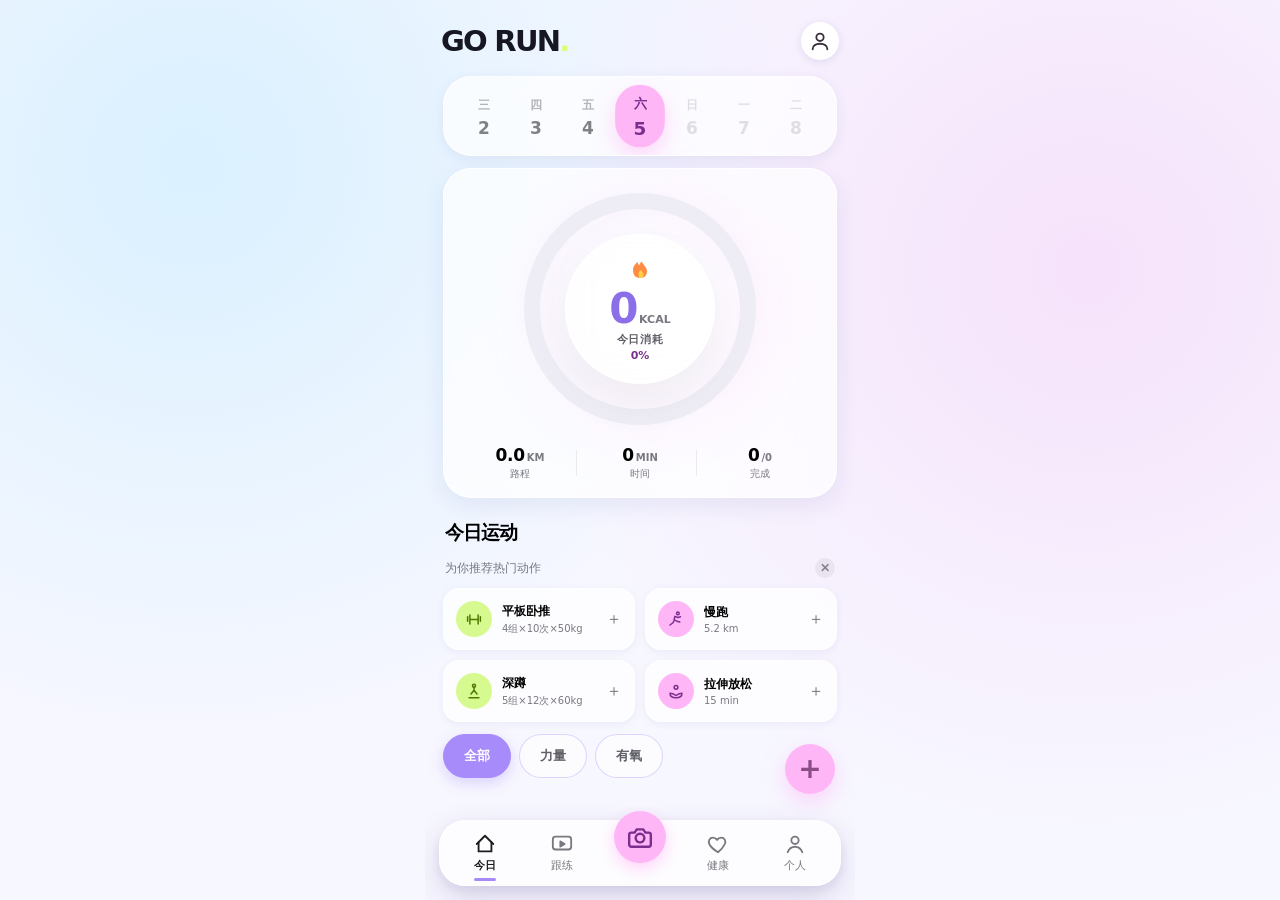
<file: v2/index.html>
<!DOCTYPE html>
<html lang="zh-CN">
<head>
    <meta charset="UTF-8">
    <meta name="viewport" content="width=device-width, initial-scale=1.0, viewport-fit=cover"> <!-- 2.0：去掉禁缩放（伤无障碍）；viewport-fit=cover 供安全区使用 -->
    <meta name="referrer" content="no-referrer">
    <meta name="apple-mobile-web-app-capable" content="yes">
    <meta name="mobile-web-app-capable" content="yes">
    <meta name="apple-mobile-web-app-status-bar-style" content="black-translucent">
    <link rel="manifest" href="manifest.webmanifest">
    <link rel="icon" href="icon.svg" type="image/svg+xml">
    <link rel="apple-touch-icon" href="apple-touch-icon.png"> <!-- PWA 2.0: iOS 不认 SVG，改用 PNG -->
    <meta name="theme-color" content="#161722">
    <meta http-equiv="Cache-Control" content="no-cache, no-store, must-revalidate">
    <meta http-equiv="Pragma" content="no-cache">
    <title>GO RUN</title>
    <link href="https://fonts.googleapis.com/css2?family=Fredoka+One&display=swap" rel="stylesheet">
    <style>
/* B 站搜索 */
.bili-title{display:flex;align-items:center;justify-content:space-between;padding:14px 2px 8px;font-size:14px;font-weight:700;color:var(--text-1);}
.bili-title em{font-style:normal;font-size:11px;font-weight:500;color:var(--primary,#A78BFA);}
.bili-item .c-name{display:-webkit-box;-webkit-line-clamp:1;-webkit-box-orient:vertical;overflow:hidden;}
.bili-item .mini-go{pointer-events:none;background:linear-gradient(135deg,#A78BFA,#8B6FE8);color:#fff;}
/* 搜索结果页 */
#searchPage .sp-head{display:flex;align-items:center;gap:12px;padding:14px 16px;background:rgba(255,255,255,.94);backdrop-filter:blur(12px);-webkit-backdrop-filter:blur(12px);border-bottom:1px solid #F0F0F3;flex-shrink:0;}
#searchPage .sp-back{width:34px;height:34px;border-radius:50%;background:#F2F1F7;display:flex;align-items:center;justify-content:center;font-size:22px;line-height:1;color:#3A2E3B;cursor:pointer;padding-bottom:3px;}
#searchPage .sp-title{font-size:15px;font-weight:700;color:#3A2E3B;flex:1;overflow:hidden;text-overflow:ellipsis;white-space:nowrap;}
#searchPage .sp-head-right{width:34px;}
#searchPage .sp-body{flex:1;overflow-y:auto;padding:6px 16px 44px;}
#searchPage .sp-sec{display:flex;align-items:center;justify-content:space-between;font-size:13px;font-weight:700;color:#3A2E3B;margin:16px 0 10px;}
#searchPage .sp-sec span{font-size:11px;color:#A78BFA;font-weight:500;}
#searchPage .sp-card{display:flex;align-items:center;gap:12px;padding:12px;background:#fff;border-radius:16px;margin-bottom:10px;cursor:pointer;transition:all .22s;box-shadow:0 2px 10px rgba(120,100,180,.07);}
#searchPage .sp-card:active{transform:scale(.985);}
#searchPage .sp-thumb{width:64px;height:64px;border-radius:14px;flex-shrink:0;position:relative;display:flex;align-items:center;justify-content:center;overflow:hidden;}
#searchPage .sp-thumb .mini-play{width:0;height:0;border-style:solid;border-width:7px 0 7px 11px;border-color:transparent transparent transparent rgba(255,255,255,.92);filter:drop-shadow(0 1px 3px rgba(0,0,0,.25));}
#searchPage .sp-thumb .dur{position:absolute;right:4px;bottom:4px;background:rgba(0,0,0,.55);color:#fff;font-size:9px;padding:1px 5px;border-radius:6px;}
#searchPage .sp-info{flex:1;min-width:0;}
#searchPage .sp-name{font-size:14px;font-weight:700;color:#3A2E3B;white-space:nowrap;overflow:hidden;text-overflow:ellipsis;}
#searchPage .sp-sub{font-size:11px;color:#9A9AA3;margin-top:4px;display:flex;gap:8px;}
#searchPage .sp-go{flex-shrink:0;border:none;border-radius:20px;padding:6px 14px;font-size:12px;font-weight:700;cursor:pointer;font-family:inherit;background:linear-gradient(135deg,#A78BFA,#8B6FE8);color:#fff;pointer-events:none;}
#searchPage .sp-empty{padding:26px 10px;text-align:center;color:#9A9AA3;font-size:12px;background:#fff;border-radius:14px;}
#searchPage .sp-loading{padding:26px 10px;text-align:center;color:#9A9AA3;font-size:12px;}
/* 今日指标 · 编辑杂志风（方案 G） */
.hm-g .edtitle{font-family:'Space Grotesk';font-weight:700;font-size:28px;line-height:1.25;color:#1C1C1E;letter-spacing:-.02em}
.hm-g .edtitle .pink{color:#E86FB9}
.hm-g .edmeta{font-size:11px;color:#787880;margin-top:8px}
.hm-g .ednum{display:flex;align-items:baseline;justify-content:space-between;border-top:1px solid rgba(28,28,30,.07);padding:13px 0;margin-top:12px}
.hm-g .ednum:first-of-type{border-top:none}
.hm-g .ednum .l{font-size:13px;color:#5F5F67}
.hm-g .ednum .v{font-family:'Space Grotesk';font-weight:700;font-size:24px;color:#3A2E3B}
.hm-g .ednum .v em{font-style:normal;font-size:11px;color:#787880;font-weight:500;margin-left:3px}
.hm-g .edline{height:5px;border-radius:99px;background:rgba(28,28,30,.07);overflow:hidden;margin-top:12px}
.hm-g .edline i{display:block;height:100%;width:0;border-radius:99px;background:linear-gradient(90deg,#B7FF2A,#8FD41A);animation:edgrow 1.1s cubic-bezier(.32,.72,0,1) .25s forwards}
@keyframes edgrow{to{width:68%}}
:root{
  --purple:#A78BFA; --purple-deep:#9370DB; --purple-strong:#8B6FE8; --purple-soft:#EDE5FC; --purple-tint:#C9B8F5;
  --pink:#FFB6F6; --pink-soft:#FFE9FB;
  --blue:#2A9CFF; --blue-soft:#C9F9FE;
  --orange:#FF8C42; --teal:#4ECDC4; --green-soft:#D6FA8F;
  --green:#B7FF2A; --green-ink:#4E7A00;
  --accent:#FFB6F6;
  --brand:#A78BFA; --brand-strong:#8B6FE8; --brand-soft:#EDE5FC; --brand-tint:#F5F0FE;
  --accent-ink:#7A2E8E;
  --text:#1C1C1E; --text-2:#5F5F67; --text-3:#787880;
  --border:#EAE6F0;
  --surface:rgba(255,255,255,.72);
  --surface-strong:rgba(255,255,255,.92);
  --r-sm:12px; --r-md:20px; --r-lg:28px; --r-pill:999px;
  --shadow-1:0 2px 8px rgba(0,0,0,.04);
  --shadow-2:0 4px 14px rgba(42,156,255,.08);
  --shadow-3:0 8px 24px rgba(42,156,255,.10);
  --shadow-sm:0 2px 8px rgba(31,38,135,.06);
  --shadow-md:0 8px 24px rgba(31,38,135,.09);
  --shadow-lg:0 16px 40px rgba(31,38,135,.13);
}
/* ===== 全局 ===== */
* { margin: 0; padding: 0; box-sizing: border-box; }
body {
    background:
      radial-gradient(circle at 15% 18%, rgba(164,229,255,0.35) 0, transparent 45%),
      radial-gradient(circle at 85% 30%, rgba(242,163,238,0.25) 0, transparent 45%),
      #f7f7ff;
    display: flex;
    justify-content: center;
    align-items: center;
    min-height: 100vh; min-height: 100dvh;
    font-family: 'Noto Sans SC', system-ui, sans-serif;
    padding: 0;
    -webkit-tap-highlight-color: transparent;
}
.phone-frame {
    max-width: 430px; width: 100%;
    height: 100vh; height: 100dvh;
    background: transparent;
    border-radius: 0;
    box-shadow: none;
    overflow: hidden;
    display: flex;
    flex-direction: column;
    position: relative;
    margin: 0 auto;
}
.phone-frame::before {
    content: none;
}

/* ===== 固定头部+日历（仅今日页面显示） ===== */
.fixed-header {
    flex-shrink: 0;
    padding: 22px 16px 4px;
    background: transparent;
    z-index: 5;
    display: none;
    position: relative;
}
.fixed-header.visible { display: block; }

.app-header {
    display: flex;
    justify-content: space-between;
    align-items: center;
    margin-bottom: 4px;
}
.app-brand {
    font-family: 'Fredoka One', cursive;
    font-size: 26px;
    color: #1c1c1e;
}
.publish-badge {
    font-size: 13px; font-weight: 600;
    color: #1c1c1e;
    background: #f0f2f5;
    padding: 4px 14px; border-radius: 30px;
    cursor: pointer; transition: 0.15s;
    border: 1px solid #e0d0e8;
}
.publish-badge:active { background: #e0d0e8; }

.calendar-strip {
    display: flex; align-items: center; justify-content: space-evenly;
    height: 67px;
    background: linear-gradient(0deg, rgba(255,255,255,0.47) 0%, rgba(255,255,255,0) 100%);
    border-radius: 15px;
    padding: 0 4px;
}
.day-cell {
    width: 44px; height: 54px;
    border-radius: 30px;
    display: flex; flex-direction: column;
    align-items: center; justify-content: center;
    gap: 1px;
    cursor: pointer; user-select: none;
    transition: background 0.25s;
}
.day-cell:hover { background: rgba(255,182,246,0.35); }
.day-cell .day-label { font-size: 11px; font-weight: 400; color: #8E8E93; }
.day-cell .day-num  { font-size: 17px; font-weight: 700; color: #1C1C1E; line-height: 20px; }
.day-cell .day-dot  { width: 4px; height: 4px; border-radius: 50%; }
.day-cell.selected { background: #FFB6F6; }
.day-cell.selected .day-dot { background: white; }
.day-cell:not(.selected) .day-dot.has-workout { background: #2A9CFF; }

/* deprecated old classes kept for backward compat */
.day-circle { display: none; }

/* ===== 滚动内容 ===== */
.scroll-content {
    flex: 1;
    overflow-y: auto;
    position: relative; z-index: 1;
    scrollbar-width: none;
    -ms-overflow-style: none;
}
.scroll-content::-webkit-scrollbar { display: none; }
#pageContainer { padding: 0 18px 180px; }
#followPage { padding: 0 18px 70px; }
#healthPage { padding: 0 18px 180px; }
#publishPage { padding: 0 18px 70px; }
#profilePage { padding: 0 0 150px; }

/* 日历条：无渐隐、数字严格对齐 */
#tdCalRow { display:flex; align-items:center; justify-content:space-around; gap:0; padding:0; }
#tdCalRow button { flex-shrink:0; }
.publish-flex { display:flex; flex-direction:column; gap:12px; }

.pub-photo-area { display:flex; gap:10px; }
.pub-photo-slot { width:68px; height:68px; background:#F5F5F5; border-radius:14px; border:1px solid #D0D0D8; display:flex; align-items:center; justify-content:center; font-size:26px; color:#B0B0B8; font-weight:300; cursor:pointer; transition:all 0.2s; }
.pub-photo-slot:active { background:#e8e8e8; }
.pub-text-input { width:100%; padding:14px; background:#FAFAFA; border-radius:14px; border:1px solid #E8EDF4; font-size:14px; color:#757575; font-family:inherit; outline:none; resize:none; min-height:58px; }
.pub-text-input:focus { border-color:#C9B8F5; background:#fff; }
.pub-adv-row { display:flex; align-items:center; gap:8px; }
.pub-adv-label { font-size:13px; color:#8E8E93; }
.pub-adv-sub { font-size:11px; color:#B0B0B8; }
.pub-switch-wrap { flex-shrink:0; cursor:pointer; position:relative; width:38px; height:22px; }
.pub-switch-track { width:38px; height:22px; border-radius:11px; background:#D0D0D8; transition:background 0.3s; }
.pub-switch-track.on { background:#FFB6F6; }
.pub-switch-thumb { width:18px; height:18px; border-radius:50%; background:#fff; position:absolute; top:2px; left:2px; box-shadow:0 1px 3px rgba(0,0,0,0.1); transition:left 0.3s; }
.pub-switch-thumb.on { left:18px; }
.pub-btn-publish { padding:10px; border-radius:30px; border:none; background:#A78BFA; font-size:15px; font-weight:700; color:#fff; cursor:pointer; font-family:inherit; transition:all 0.2s; width:100%; margin-top:8px; }
.pub-btn-publish:active { transform:scale(0.97); background:#9370DB; }

/* publish modals */
.pub-modal-overlay { position:absolute; inset:0; background:rgba(0,0,0,0.35); z-index:50; display:flex; align-items:flex-end; justify-content:center; opacity:0; pointer-events:none; transition:opacity 0.3s; }
.pub-modal-overlay.show { opacity:1; pointer-events:auto; }
.pub-modal-panel { background:#fff; border-radius:24px 24px 0 0; padding:20px 18px 28px; width:100%; max-height:75%; overflow-y:auto; transform:translateY(100%); transition:transform 0.35s cubic-bezier(0.32,0.72,0,1); }
.pub-modal-overlay.show .pub-modal-panel { transform:translateY(0); }
.pub-modal-handle { width:40px; height:4px; background:#D0D0D8; border-radius:2px; margin:0 auto 16px; }
.pub-modal-header { display:flex; justify-content:space-between; align-items:center; margin-bottom:12px; }
.pub-modal-title { font-size:16px; font-weight:700; }
.pub-btn-auto { padding:4px 14px; border-radius:30px; border:1px solid #D0D0D8; background:transparent; color:#8E8E93; font-size:11px; cursor:pointer; font-family:inherit; }
.pub-data-grid { display:grid; grid-template-columns:1fr 1fr; gap:8px; margin-bottom:14px; }
.pub-data-cell { background:#f8f9fc; border-radius:14px; padding:12px; }
.pub-data-cell label { font-size:11px; color:#8E8E93; display:block; margin-bottom:4px; }
.pub-data-cell input { width:100%; padding:6px 8px; border-radius:8px; border:1px solid #E8E0EC; font-size:14px; font-family:inherit; background:#fff; outline:none; text-align:center; }
.pub-data-cell input:focus { border-color:#C9B8F5; }
.pub-btn-gen { width:100%; padding:12px; border-radius:30px; border:none; background:#A78BFA; color:#fff; font-size:15px; font-weight:700; cursor:pointer; font-family:inherit; }

/* publish log overlay */
.pub-log-overlay { position:absolute; inset:0; background:rgba(0,0,0,0.4); backdrop-filter:blur(4px); z-index:60; display:flex; align-items:center; justify-content:center; opacity:0; pointer-events:none; transition:opacity 0.3s; }
.pub-log-overlay.show { opacity:1; pointer-events:auto; }
.pub-log-card { background:#FFFDF7; border-radius:20px; padding:18px; width:330px; border:1.5px solid #F0E8D0; transform:scale(0.9); transition:transform 0.3s cubic-bezier(0.32,0.72,0,1); }
.pub-log-overlay.show .pub-log-card { transform:scale(1); }
.pub-log-hero { width:100%; height:150px; background:#FFF8EC; border-radius:12px; display:flex; align-items:center; justify-content:center; font-size:40px; margin-bottom:6px; border:1px dashed #E0D0A8; position:relative; }
.pub-log-count { position:absolute; bottom:8px; right:10px; background:rgba(0,0,0,0.5); color:#fff; padding:2px 8px; border-radius:10px; font-size:10px; }
.pub-log-thumbs { display:flex; gap:6px; margin-bottom:10px; }
.pub-log-thumb { width:44px; height:44px; border-radius:8px; background:#FFF8EC; display:flex; align-items:center; justify-content:center; font-size:14px; border:1px dashed #E0D0A8; flex-shrink:0; opacity:0.5; }
.pub-log-thumb.on { opacity:1; border-color:#C88040; }
.pub-log-head { display:flex; justify-content:space-between; align-items:center; margin-bottom:6px; }
.pub-log-date { font-size:12px; color:#B0A080; }
.pub-log-mood { font-size:16px; }
.pub-log-text { font-size:13px; color:#5A5040; line-height:1.7; margin-bottom:8px; }
.pub-log-data { display:flex; flex-wrap:wrap; gap:6px; }
.pub-log-actions { display:flex; gap:8px; margin-top:14px; }
.pub-btn-close { flex:1; padding:10px; border-radius:30px; font-size:14px; font-weight:700; cursor:pointer; font-family:inherit; background:#f0f2f5; border:none; color:#8E8E93; }
.pub-btn-post { flex:1; padding:10px; border-radius:30px; font-size:14px; font-weight:700; cursor:pointer; font-family:inherit; background:#A78BFA; border:none; color:#fff; }
.log-chip { padding:3px 10px; border-radius:4px 12px 4px 12px; font-size:10px; font-weight:500; display:inline-block; }
.log-chip.c1 { background:#FFF0E0; color:#C88040; }
.log-chip.c2 { background:#FFEAFD; color:#C860A0; }
.log-chip.c3 { background:#E0FFF0; color:#40A060; }

/* deprecated old publish classes */
.photo-add-area, .photo-slot, .publish-text-input, .advanced-toggle, .advanced-data, .data-item, .switch, .thumb { display:none; }

/* ===== 通用卡片（非今日页面使用） ===== */
.card {
    background: rgba(255,255,255,0.60);
    border-radius: 20px;
    padding: 14px 16px;
    border: 1px solid rgba(255,255,255,0.50);
    box-shadow: 0px 8px 32px rgba(31,38,135,0.04);
    backdrop-filter: blur(12px);
    margin-bottom: 12px;
}

.page { display: none; animation: fadeUp 0.25s ease; }
.page.active { display: block; }
@keyframes fadeUp { from { opacity: 0.3; transform: translateY(8px); } to { opacity: 1; transform: translateY(0); } }

/* ===== 今日页面 ===== */
#todayPage .today-wrapper { position: relative; z-index: 1; }

/* Calorie / Completion Card */
.calorie-card {
    width: 362px; height: 146px; margin: 6px auto 0;
    background: linear-gradient(217deg, rgba(255,255,255,0.60) 0%, rgba(255,255,255,0.60) 100%);
    box-shadow: 0px 8px 32px rgba(31,38,135,0.04);
    border-radius: 32px;
    outline: 1px white solid; outline-offset: -0.5px;
    backdrop-filter: blur(12px);
    display: flex; align-items: center;
}
.completion-circle-wrap {
    width: 80px; height: 80px; margin-left: 24px; flex-shrink: 0;
    display: flex; align-items: center; justify-content: center;
}
.completion-circle {
    width: 80px; height: 80px; border-radius: 50%;
    background: rgba(255,102,224,0.4);
    display: flex; align-items: center; justify-content: center;
    transition: background 0.4s;
}
.completion-pct {
    color: #1A1C18; font-size: 22px;
    font-family: 'Hanken Grotesk', 'Noto Sans SC', sans-serif;
    font-weight: 700;
}
.calorie-stats { margin-left: 22px; display: flex; flex-direction: column; }
.calorie-label {
    color: black; font-size: 10px;
    font-family: 'Noto Sans', 'Noto Sans SC', sans-serif;
    font-weight: 600; text-transform: uppercase;
    line-height: 15px; letter-spacing: 0.5px;
}
.calorie-value-row { display: flex; align-items: baseline; gap: 4px; }
.calorie-value {
    color: #1A1C18; font-size: 35px;
    font-family: 'Hanken Grotesk', 'Noto Sans SC', sans-serif;
    font-weight: 800; line-height: 36px;
}
.calorie-unit {
    color: rgba(68,73,61,0.60); font-size: 12px;
    font-family: 'Hanken Grotesk', 'Noto Sans SC', sans-serif; font-weight: 700;
}
.calorie-bar-bg {
    width: 180px; height: 9px; background: #EDE6F1;
    border-radius: 7px; margin-top: 4px; overflow: hidden;
}
.calorie-bar-fill {
    height: 9px; background: linear-gradient(90deg, #D2FB04, #BBF01C);
    border-radius: 7px; transition: width 0.5s cubic-bezier(0.4, 0, 0.2, 1);
}
.calorie-sub {
    color: #8E8E93; font-size: 12px; font-weight: 400;
    margin-top: 5px; letter-spacing: 0.5px;
}

/* Stats Cards Row */
.stats-row {
    display: flex; gap: 11px;
    margin: 11px auto 0; width: 362px;
}
.stats-card {
    flex: 1; height: 74px;
    background: rgba(255,255,255,0.60);
    box-shadow: 0px 8px 32px rgba(31,38,135,0.05);
    border-radius: 24px;
    outline: 1px rgba(255,255,255,0.50) solid; outline-offset: -1px;
    backdrop-filter: blur(12px);
    display: flex; align-items: center; gap: 13px;
    padding: 0 14px;
}
.stats-icon {
    width: 40px; height: 40px; border-radius: 50%;
    display: flex; align-items: center; justify-content: center; flex-shrink: 0;
}
.stats-val {
    color: #1A1C18; font-size: 20px;
    font-family: 'Hanken Grotesk', 'Noto Sans SC', sans-serif; font-weight: 700;
}
.stats-val-unit {
    color: #44493D; font-size: 10px;
    font-family: 'Hanken Grotesk', 'Noto Sans SC', sans-serif; margin-left: 1px;
}
.stats-label {
    color: #8D8D8D; font-size: 10px;
    font-family: Inter, 'Noto Sans SC', sans-serif; letter-spacing: 1.2px;
}

/* Generic section title (used by non-today pages) */
.section-title {
    font-size: 17px; font-weight: 600;
    margin: 10px 0 10px;
    color: #1c1c1e;
}
.section-title .emoji { margin-right: 6px; }

/* Section Title (today page override) */
#todayPage .section-title {
    font-size: 17px; font-weight: 700; color: #1C1C1E;
    margin: 21px 18px 11px;
}

/* Filter Tabs */
.filter-row {
    margin: 0 18px 11px;
    display: flex; gap: 8px;
}
.filter-tab {
    width: 65px; height: 26px; border-radius: 18px;
    display: flex; align-items: center; justify-content: center;
    font-size: 15px; cursor: pointer; user-select: none;
    transition: all 0.2s;
}
.filter-tab.active { background: #C9F9FE; color: #3A8ED2; font-weight: 400; transform: translateY(-2px); box-shadow: 0 3px 8px rgba(201,249,254,0.35); }
.filter-tab.inactive {
    background: rgba(255,255,255,0.48);
    border: 1px solid #E2D8E7; color: #B5AABB; font-weight: 400;
}

/* Exercise List */
.exercise-list {
    margin: 0 18px; padding-bottom: 70px;
    display: flex; flex-direction: column; gap: 11px;
}
.exercise-card {
    height: 74px;
    background: rgba(255,255,255,0.60);
    box-shadow: 0px 8px 32px rgba(31,38,135,0.05);
    border-radius: 24px;
    outline: 1px rgba(255,255,255,0.50) solid; outline-offset: -1px;
    backdrop-filter: blur(12px);
    display: flex; align-items: center;
    position: relative; cursor: pointer; overflow: hidden;
    transition: box-shadow 0.2s;
}
.exercise-card:hover { box-shadow: 0px 8px 32px rgba(31,38,135,0.10); }
.exercise-icon {
    width: 40px; height: 40px; border-radius: 9999px;
    display: flex; align-items: center; justify-content: center;
    margin-left: 17px; flex-shrink: 0;
}
.exercise-info { margin-left: 16px; display: flex; flex-direction: column; gap: 3px; }
.exercise-name-row { display: flex; align-items: center; gap: 6px; }
.exercise-name { color: #1C1C1E; font-size: 15px; font-weight: 700; }
.exercise-tag {
    height: 18px; border-radius: 6px; padding: 0 8px;
    display: flex; align-items: center; font-size: 12px; font-weight: 400;
}
.tag-cardio   { background: #FED9FA; color: #EC6CD2; }
.tag-strength { background: #D6FA8F; color: #83AF00; }
.exercise-detail { color: #8E8E93; font-size: 12px; font-weight: 400; }

/* Check circle */
.check-circle {
    width: 28px; height: 28px; border-radius: 50%;
    position: absolute; right: 21px;
    display: flex; align-items: center; justify-content: center;
    transition: all 0.3s;
}
/* check-circle colors now set by JS per category */

/* deprecated old today page classes */
.progress-section, .progress-ring, .progress-info,
.group-section, .group-header, .group-body, .action-card,
.workout-item, .workout-icon, .workout-info, .workout-name,
.workout-tag, .workout-detail, .workout-check,
.filter-bar, .filter-btn { display: none; }

/* ===== FAB（仅今日页面） ===== */
.fab-fixed {
    position: absolute;
    right: 20px;
    bottom: 106px;
    z-index: 20; display: none;
}
.fab-fixed.visible { display: block; }
.fab-fixed .fab-btn {
    width: 50px; height: 50px; border-radius: 50%;
    background: #FFB6F6; border: none;
    box-shadow: 0 8px 20px rgba(255,182,246,0.55);
    font-size: 28px; font-weight: 700; color: #8A4D85;
    display: flex; align-items: center; justify-content: center;
    cursor: pointer; font-family: inherit; line-height: 1;
    transition: 0.15s;
}
.fab-fixed .fab-btn:active { animation: fabBounce 0.5s cubic-bezier(0.34,1.56,0.64,1); }

/* ===== 底部 Tab ===== */
.bottom-tab-bar {
    position: sticky; bottom: 0; left: 0; right: 0;
    display: flex; align-items: center;
    height: 91px; padding: 0 12px;
    background: rgba(255,255,255,0.60);
    border-top: 1px solid rgba(255,255,255,0.40);
    box-shadow: 0px -10px 40px rgba(0,0,0,0.05);
    border-radius: 40px 40px 0 0;
    backdrop-filter: blur(20px);
    z-index: 10;
}
.nav-slot {
    flex: 1; height: 91px;
    display: flex; align-items: center; justify-content: center;
    position: relative;
}
.tab-item {
    font-size: 20px; font-weight: 400; color: #B0B0B8;
    cursor: pointer; user-select: none; z-index: 2;
    transition: color 0.2s, transform 0.2s; padding: 4px 0;
    border: none; background: none; font-family: inherit;
    position: relative;
}
.tab-item:active { transform: scale(0.9); }
.tab-item.active { color: #1C1C1E; font-weight: 700; }
.tab-item.active::after { content:''; position:absolute; bottom:-6px; left:50%; transform:translateX(-50%);
    width:4px; height:4px; border-radius:50%; background:#FFB6F6; }
.tab-item .tab-label { font-size: 20px; }
.nav-center {
    position: absolute; left: 50%; top: 6px;
    transform: translateX(-50%);
    width: 94px; height: 77px;
    display: flex; align-items: center; justify-content: center;
    z-index: 6; pointer-events: none;
    transition: transform .2s;
}
.nav-slot:active .nav-center { transform: translateX(-50%) scale(0.9); }
.tab-item.publish-btn {
    position: static; margin-top: 0;
}
.tab-item.publish-btn .publish-circle {
    width: 62px; height: 62px; border-radius: 50%;
    background: #FFB6F6;
    display: flex; align-items: center; justify-content: center;
    font-size: 22px; color: #1c1c1e;
    box-shadow: 0 6px 16px rgba(255,182,246,1);
    transition: 0.15s;
}
.tab-item.publish-btn .publish-circle { transition:transform .2s, box-shadow .2s; }

/* ============================================================
   跟练页面
   ============================================================ */
.follow-flex { display:flex; flex-direction:column; gap:10px; padding-top:10px; }
.sec-title { color:#1C1C1E; font-size:17px; font-weight:700; }

/* featured card */
.feat { background:rgba(255,255,255,0.60); box-shadow:0 8px 32px rgba(31,38,135,0.05); border-radius:24px; overflow:hidden; outline:1px solid rgba(255,255,255,0.50); outline-offset:-1px; backdrop-filter:blur(6px); transition:box-shadow 0.25s, transform 0.2s; }
.feat:active { box-shadow:0 4px 16px rgba(31,38,135,0.08); transform:scale(0.985); }
.feat-cover { height:112px; background:linear-gradient(163deg,#FF8C42 0%,#FFB074 100%); display:flex; align-items:center; justify-content:center; position:relative; cursor:pointer; transition:filter 0.2s; }
.feat-cover:active { filter:brightness(0.92); }
/* 跟练视频版补充样式（来自 demo-video） */
#followPage .feat-cover { height:190px; background:#000; }
#followPage .feat-cover iframe { position:absolute; inset:0; width:100%; height:100%; border:none; }
#followPage .c-icon { position:relative; overflow:hidden; }
#followPage .c-icon .mini-video { position:absolute; inset:0; pointer-events:none; }
#followPage .c-icon .mini-video iframe { width:200%; height:200%; border:none; transform:scale(0.5); transform-origin:0 0; }
.play { width:38px; height:38px; border-radius:50%; background:rgba(255,255,255,0.25); backdrop-filter:blur(2px); outline:1px solid rgba(255,255,255,0.40); outline-offset:-1px; display:flex; align-items:center; justify-content:center; color:#fff; font-size:14px; cursor:pointer; transition:transform 0.18s, background 0.2s, box-shadow 0.2s; }
.play:hover { background:rgba(255,255,255,0.38); box-shadow:0 0 20px rgba(255,255,255,0.3); }
.play:active { transform:scale(0.88); background:rgba(255,255,255,0.45); }
.feat-tag { position:absolute; top:12px; right:12px; padding:2px 12px; background:rgba(0,0,0,0.40); border-radius:30px; backdrop-filter:blur(2px); color:#fff; font-size:11px; font-weight:500; }
.feat-body { padding:14px 16px; display:flex; flex-direction:column; gap:4px; }
.feat-title { color:#1C1C1E; font-size:15px; font-weight:700; }
.feat-meta { display:flex; gap:12px; }
.feat-meta span { color:#8E8E93; font-size:12px; }
.feat-acts { display:flex; gap:10px; padding-top:6px; }

/* buttons */
.btn-outline { padding:6px 18px; border-radius:30px; border:1px solid #FF8C42; background:transparent; color:#FF8C42; font-size:13px; font-weight:700; cursor:pointer; font-family:inherit; flex-shrink:0; transition:all 0.2s; }
.btn-outline:hover { background:rgba(255,140,66,0.08); }
.btn-outline:active { transform:scale(0.94); background:#FF8C42; color:#fff; }
.btn-green { padding:7px 18px; border-radius:30px; border:none; background:#A78BFA; color:#fff; font-size:13px; font-weight:700; cursor:pointer; font-family:inherit; flex-shrink:0; transition:all 0.2s; box-shadow:0 2px 8px rgba(139,111,191,0.25); }
.btn-green:hover { box-shadow:0 4px 16px rgba(139,111,191,0.35); }
.btn-green:active { transform:scale(0.94); background:#9370DB; box-shadow:0 1px 4px rgba(139,111,191,0.2); }
.btn-add { padding:5px 14px; border-radius:30px; border:none; background:#A78BFA; font-size:12px; font-weight:700; color:#fff; cursor:pointer; font-family:inherit; flex-shrink:0; white-space:nowrap; transition:all 0.2s; box-shadow:0 2px 6px rgba(139,111,191,0.2); width:auto; }
.btn-add:hover { box-shadow:0 3px 12px rgba(139,111,191,0.35); }
.btn-add:active { transform:scale(0.92); background:#9370DB; box-shadow:0 1px 3px rgba(139,111,191,0.15); }

/* filter tabs */
.filter { display:flex; gap:8px; }
.f-tab { width:65px; height:26px; border-radius:18px; display:flex; align-items:center; justify-content:center; font-size:15px; cursor:pointer; user-select:none; transition:all 0.22s; }
.f-tab.on { background:#C9F9FE; color:#3A8ED2; }
.f-tab.on:active { transform:scale(0.93); background:#b5eaf5; }
.f-tab.off { background:rgba(255,255,255,0.48); border:1px solid #E2D8E7; color:#B5AABB; }
.f-tab.off:hover { background:rgba(255,255,255,0.72); }
.f-tab.off:active { transform:scale(0.93); background:rgba(201,249,254,0.5); }

/* course list */
.list { display:flex; flex-direction:column; gap:10px; }
.item { display:flex; align-items:center; gap:12px; padding:12px 14px; background:rgba(255,255,255,0.60); box-shadow:0 4px 16px rgba(31,38,135,0.03); border-radius:18px; outline:1px solid rgba(255,255,255,0.50); outline-offset:-1px; backdrop-filter:blur(6px); cursor:pointer; transition:all 0.22s; }
.item:hover { background:rgba(255,255,255,0.78); box-shadow:0 6px 20px rgba(31,38,135,0.06); }
.item:active { transform:scale(0.985); background:rgba(255,255,255,0.88); box-shadow:0 2px 8px rgba(31,38,135,0.04); }
.c-icon { width:38px; height:38px; border-radius:12px; background:rgba(255,140,66,0.15); display:flex; align-items:center; justify-content:center; flex-shrink:0; transition:transform 0.2s; }
.item:active .c-icon { transform:scale(0.9); }
.c-info { flex:1; min-width:0; }
.c-row { display:flex; align-items:center; gap:6px; }
.c-name { color:#1C1C1E; font-size:14px; font-weight:700; white-space:nowrap; overflow:hidden; text-overflow:ellipsis; }
.c-tag { height:18px; border-radius:6px; padding:0 8px; font-size:12px; flex-shrink:0; display:inline-flex; align-items:center; }
.t-cardio { background:#FED9FA; color:#EC6CD2; }
.t-strength { background:#D6FA8F; color:#83AF00; }
.c-desc { color:#8E8E93; font-size:12px; white-space:nowrap; }

/* course card actions */
.c-acts { display:flex; gap:6px; flex-shrink:0; }
.btn-detail { padding:5px 12px; border-radius:30px; border:1px solid #D0D0D8; background:transparent; color:#8E8E93; font-size:12px; font-weight:600; cursor:pointer; font-family:inherit; white-space:nowrap; transition:all 0.2s; }
.btn-detail:active { background:#f0f0f0; transform:scale(0.94); }

/* bottom sheet modal */
.sheet-overlay { position:absolute; inset:0; background:rgba(0,0,0,0.3); z-index:50; opacity:0; pointer-events:none; transition:opacity 0.3s; }
.sheet-overlay.show { opacity:1; pointer-events:auto; }
.sheet-panel { position:absolute; left:0; right:0; bottom:0; background:#fff; border-radius:28px 28px 0 0; padding:20px 20px 30px; z-index:51; transform:translateY(100%); transition:transform 0.35s cubic-bezier(0.32,0.72,0,1); max-height:70%; overflow-y:auto; }
.sheet-panel.show { transform:translateY(0); }
.sheet-handle { width:40px; height:4px; background:#D0D0D8; border-radius:2px; margin:0 auto 16px; }
.sheet-panel h3 { font-size:18px; font-weight:700; margin-bottom:4px; word-break:break-word; line-height:1.3; }
.sheet-tag { display:inline-block; padding:2px 10px; border-radius:6px; font-size:12px; margin-bottom:12px; }
.sheet-grid { display:grid; grid-template-columns:1fr 1fr; gap:8px; margin-bottom:14px; }
.sheet-cell { background:#f8f9fc; border-radius:12px; padding:10px; text-align:center; }
.sheet-cell .val { font-size:16px; font-weight:700; color:#1C1C1E; }
.sheet-cell .lbl { font-size:11px; color:#8E8E93; margin-top:2px; }
.sheet-label { font-size:13px; font-weight:700; color:#4A5A6E; margin-bottom:6px; }
.sheet-moves { display:flex; flex-wrap:wrap; gap:6px; margin-bottom:12px; }
.sheet-moves .move-tag { padding:4px 12px; background:#f0f2f5; border-radius:20px; font-size:12px; color:#4A5A6E; }
.sheet-equip { display:flex; gap:8px; margin-bottom:12px; font-size:12px; color:#8E8E93; }
.sheet-start { width:100%; padding:12px; border-radius:30px; border:none; background:#A78BFA; color:#fff; font-size:15px; font-weight:700; cursor:pointer; font-family:inherit; }

/* video fullscreen player */
.video-full-player { position:absolute; inset:0; background:#000; z-index:70; display:none; flex-direction:column; }
.video-full-player.show { display:flex; }
.vfp-top { padding:40px 14px 10px; display:flex; align-items:center; gap:12px; flex-shrink:0; }
.vfp-back { width:32px; height:32px; border-radius:50%; background:rgba(255,255,255,0.2); border:none; color:#fff; font-size:18px; cursor:pointer; }
.vfp-title { color:#fff; font-size:13px; font-weight:600; flex:1; white-space:nowrap; overflow:hidden; text-overflow:ellipsis; }
.vfp-wrap { flex:1; position:relative; }
.vfp-wrap iframe { position:absolute; inset:0; width:100%; height:100%; border:none; }
        .vfp-tip{position:absolute;left:0;right:0;bottom:14px;text-align:center;font-size:10px;color:rgba(255,255,255,.45);z-index:5;pointer-events:none}

/* ripple (follow page buttons only) */
.btn-outline, .btn-green, .btn-add { position:relative; overflow:hidden; -webkit-tap-highlight-color:transparent; outline:none; }
.btn-outline::after, .btn-green::after, .btn-add::after { content:''; position:absolute; inset:0; background:radial-gradient(circle at center, rgba(255,255,255,0.5) 0%, transparent 70%); opacity:0; transition:opacity 0.4s; pointer-events:none; }
.btn-outline:active::after, .btn-green:active::after, .btn-add:active::after { opacity:1; transition:opacity 0s; }

/* deprecated old follow classes */
.course-card-large, .plan-item, .plan-item .icon, .plan-item .info, .plan-item .info .name, .plan-item .info .desc, .course-card-large .cover, .course-card-large .cover .play-btn, .course-card-large .cover .tag, .course-card-large .body, .course-card-large .body .title, .course-card-large .body .meta, .course-card-large .body .actions, .course-card-large .body .actions .btn-outline, .course-card-large .body .actions .btn-green { display:none; }

/* ============================================================
   发布页面
   ============================================================ */
.photo-add-area {
    display: flex; gap: 12px; flex-wrap: wrap;
    margin-bottom: 14px;
}
.photo-add-area .photo-slot {
    width: 72px; height: 72px; border-radius: 18px;
    background: rgba(255,255,255,0.50);
    border: 1.5px dashed #C0C0D0;
    display: flex; align-items: center; justify-content: center;
    font-size: 28px; color: #B0B0B8;
    cursor: pointer; transition: 0.15s; font-weight: 300;
}
.photo-add-area .photo-slot:active { background: rgba(255,255,255,0.80); }

.publish-text-input {
    width: 100%; padding: 12px 16px; border-radius: 18px;
    border: 1px solid rgba(255,255,255,0.50);
    font-size: 14px; font-family: inherit;
    background: rgba(255,255,255,0.50); outline: none;
    margin-bottom: 12px; resize: none; min-height: 60px;
}
.publish-text-input:focus { border-color: #C9B8F5; background: white; }

.advanced-toggle {
    display: flex; align-items: center; gap: 10px;
    font-size: 13px; color: #8E8E93;
    margin: 8px 0 10px;
}
.advanced-toggle .switch {
    width: 40px; height: 22px; border-radius: 30px;
    background: #D0D0D8; position: relative;
    cursor: pointer; transition: 0.2s; flex-shrink: 0;
}
.advanced-toggle .switch.active { background: #C9B8F5; }
.advanced-toggle .switch .thumb {
    width: 18px; height: 18px; border-radius: 50%;
    background: white; position: absolute;
    top: 2px; left: 2px; transition: 0.2s;
    box-shadow: 0 2px 6px rgba(0,0,0,0.12);
}
.advanced-toggle .switch.active .thumb { left: 20px; }

.advanced-data {
    display: grid; grid-template-columns: 1fr 1fr;
    gap: 10px; margin-top: 8px;
}
.advanced-data .data-item {
    background: rgba(255,255,255,0.60);
    backdrop-filter: blur(12px);
    border-radius: 16px; padding: 12px 10px;
    text-align: center;
    border: 1px solid rgba(255,255,255,0.50);
    box-shadow: 0px 4px 16px rgba(31,38,135,0.03);
}
.advanced-data .data-item .label { font-size: 11px; color: #8E8E93; }
.advanced-data .data-item .value { font-size: 17px; font-weight: 700; color: #1C1C1E; }
.advanced-data .data-item .change { font-size: 11px; font-weight: 500; }
.advanced-data .data-item .change.up { color: #2ECC71; }
.advanced-data .data-item .change.down { color: #E74C3C; }

.mini-chart {
    margin-top: 8px; height: 36px;
    display: flex; align-items: flex-end; gap: 5px; padding: 2px 0;
}
.mini-chart .bar {
    flex: 1; border-radius: 4px 4px 0 0;
    min-height: 4px; background: #E0D0E8;
}
.mini-chart .bar.high { background: #D6FA8F; }
.mini-chart .bar.mid { background: #D4E8A0; }
.mini-chart .bar.low { background: #EEF2D0; }

/* ===== 训练日志居中浮框（方案 C） ===== */
.summary-modal {
    display: none;
    position: absolute;
    inset: 0;
    background: rgba(28,28,30,.4);
    backdrop-filter: blur(4px);
    z-index: 40;
    align-items: center;
    justify-content: center;
}
.summary-modal.open { display: flex; }
.summary-modal .panel {
    width: 88%;
    max-width: 280px;
    background: rgba(255,255,255,.97);
    border: 1.5px solid #E8EDF4;
    border-radius: 18px;
    padding: 13px;
    box-shadow: 0 18px 44px rgba(70,50,130,.18);
    transform: scale(0.92);
    transition: transform .25s cubic-bezier(.32,.72,0,1);
}
.summary-modal.open .panel { transform: scale(1); }
.summary-modal .sm-head { display: flex; justify-content: space-between; align-items: center; margin-bottom: 10px; }
.summary-modal .sm-title { font-size: 14px; font-weight: 800; }
.summary-modal .sm-close { width: 22px; height: 22px; border-radius: 50%; background: #f0f2f5; color: #8e8e93; border: none; font-size: 11px; cursor: pointer; font-family: inherit; }
.summary-modal .sm-photo { width: 100%; aspect-ratio: 1/1; border-radius: 14px; background: linear-gradient(135deg,#FFE9FB,#C9B8F5); display: flex; align-items: center; justify-content: center; position: relative; margin-bottom: 9px; overflow: hidden; border: 1px solid rgba(167,139,250,.25); box-shadow: 0 4px 14px rgba(31,38,135,.1); }
.summary-modal .sm-emoji { font-size: 44px; }
.summary-modal .sm-photo img { width: 100%; height: 100%; object-fit: cover; border-radius: 14px; display: block; }
.summary-modal .sm-count { position: absolute; bottom: 8px; right: 10px; background: rgba(0,0,0,.5); color: #fff; padding: 2px 8px; border-radius: 10px; font-size: 10px; }
.summary-modal .sm-text { font-size: 11px; color: var(--text-2); line-height: 1.55; margin-bottom: 10px; }
.summary-modal .sm-grid { display: grid; grid-template-columns: 1fr 1fr; gap: 5px; margin-bottom: 10px; }
.summary-modal .sm-cell { background: rgba(167,139,250,.06); border-radius: 8px; padding: 5px 8px; }
.summary-modal .sm-cell .lbl { font-size: 8px; color: var(--text-3); }
.summary-modal .sm-cell .val { font-size: 12px; font-weight: 500; color: var(--text); margin-top: 1px; }
.summary-modal .sm-actions { display: flex; gap: 8px; }
.summary-modal .sm-actions button { flex: 1; height: 36px; border-radius: 30px; font-size: 12px; font-weight: 700; cursor: pointer; font-family: inherit; transition: .15s; }
.summary-modal .sm-actions button:active { transform: scale(.94); }
.summary-modal .sm-edit { background: #fff; border: 1.5px solid #E0E4EA; color: #8e8e93; }
.summary-modal .sm-confirm { background: linear-gradient(135deg,var(--purple),var(--purple-strong)); border: none; color: #fff; box-shadow: 0 5px 12px rgba(167,139,250,.3); }

/* ============================================================
   健康页面
   ============================================================ */
.health-flex { display:flex; flex-direction:column; gap:10px; padding-top:10px; }

/* metrics + character row */
.health-row { display:block; }
.metrics { display:flex; flex-direction:column; gap:6px; width:135px; flex-shrink:0; }
.metric { background:rgba(255,255,255,0.60); box-shadow:0 4px 16px rgba(31,38,135,0.03); border-radius:16px; outline:1px solid rgba(255,255,255,0.50); outline-offset:-1px; backdrop-filter:blur(6px); padding:10px 14px; display:flex; justify-content:space-between; align-items:center; }
.metric .label { color:#8E8E93; font-size:12px; }
.metric .value { color:#1C1C1E; font-size:15px; font-weight:700; }
.metric .unit { color:#8E8E93; font-size:10px; margin-left:2px; }
.char-card { flex:1; background:rgba(255,255,255,0.60); box-shadow:0 4px 16px rgba(31,38,135,0.03); border-radius:24px; outline:1px solid rgba(255,255,255,0.50); outline-offset:-1px; backdrop-filter:blur(6px); display:flex; flex-direction:column; align-items:center; padding:14px 0 10px; }
.char-placeholder { width:172px; height:310px; background:rgba(0,0,0,0.03); border-radius:14px; border:1px solid #D0D8E0; display:flex; align-items:center; justify-content:center; color:#B0B0B8; font-size:11px; }
.char-btn { margin-top:6px; padding:6px 20px; background:#FFB6F6; border-radius:30px; border:none; color:#1C1C1E; font-size:12px; font-weight:700; cursor:pointer; font-family:inherit; transition:all 0.2s; }
.char-btn:active { transform:scale(0.94); }

/* weight card */
.chart-card { background:rgba(255,255,255,0.60); box-shadow:0 8px 32px rgba(31,38,135,0.04); border-radius:20px; outline:1px solid rgba(255,255,255,0.50); outline-offset:-1px; backdrop-filter:blur(6px); padding:16px; }
.w-header { display:flex; justify-content:space-between; align-items:flex-start; margin-bottom:6px; }
.w-current { font-size:42px; font-weight:700; color:#1C1C1E; line-height:1; }
.w-unit { font-size:14px; font-weight:400; color:#8E8E93; }
.w-change { text-align:right; }
.w-delta { font-size:16px; font-weight:700; }
.w-delta.down { color:#2A9CFF; }
.w-period { font-size:10px; color:#8E8E93; }
.chart-tabs { display:flex; justify-content:center; gap:8px; margin-top:8px; }
.ct-tab { padding:5px 18px; border-radius:30px; font-size:12px; font-weight:500; color:#8E8E93; cursor:pointer; user-select:none; transition:all 0.2s; background:#f0f2f5; }
.ct-tab.on { background:#C9F9FE; color:#3A8ED2; font-weight:600; }
.chart-area { width:100%; height:80px; position:relative; }
.chart-area svg { width:100%; height:100%; }
.chart-dates { display:flex; justify-content:space-between; color:#C0C0C8; font-size:9px; margin-top:4px; padding:0 4px; }

/* diet card */
.diet-card { background:rgba(255,255,255,0.60); box-shadow:0 8px 32px rgba(31,38,135,0.04); border-radius:20px; outline:1px solid rgba(255,255,255,0.50); outline-offset:-1px; backdrop-filter:blur(6px); padding:16px; }
.diet-summary { display:flex; gap:6px; align-items:center; }
.ds-item { flex:1; text-align:center; }
.ds-num { font-size:18px; font-weight:700; color:#1C1C1E; }
.ds-unit { font-size:10px; font-weight:400; color:#8E8E93; margin-left:2px; }
.ds-lbl { font-size:10px; color:#8E8E93; }
.ds-sep { width:1px; height:24px; background:#E8E0EC; flex-shrink:0; }
.diet-divider { height:1px; background:#f0f0f0; margin:10px 0; }
.diet-meals { display:flex; flex-direction:column; gap:6px; margin-bottom:12px; }
.dm-row { display:flex; align-items:center; gap:10px; padding:10px 14px; background:#f8f9fc; border-radius:12px; cursor:pointer; transition:background 0.2s; }
.dm-row:active { background:#f0f0f0; }
.dm-icon { width:36px; height:36px; border-radius:10px; background:#fff; display:flex; align-items:center; justify-content:center; font-size:16px; box-shadow:0 1px 3px rgba(0,0,0,0.04); flex-shrink:0; }
.dm-info { flex:1; }
.dm-name { font-size:13px; font-weight:600; color:#1C1C1E; }
.dm-time { font-size:11px; color:#8E8E93; }
.dm-kcal { font-size:14px; font-weight:700; color:#1C1C1E; flex-shrink:0; }
.dm-arrow { color:#D0D0D8; font-size:14px; flex-shrink:0; }
.diet-input { display:flex; gap:8px; }
.diet-input input, .diet-input select { flex:1; padding:10px 12px; border-radius:12px; border:1px solid #E8E0EC; font-size:12px; font-family:inherit; background:#f8f9fc; outline:none; }
.diet-input input:focus, .diet-input select:focus { border-color:#A78BFA; }
.diet-input button { padding:10px 18px; border-radius:12px; background:#A78BFA; color:#fff; border:none; font-weight:700; font-size:12px; cursor:pointer; font-family:inherit; flex-shrink:0; transition:all 0.2s; }
.diet-input button:active { transform:scale(0.94); background:#9370DB; }

/* deprecated old health classes */
.health-layout, .health-data, .health-data .metric, .character-area, .character-area .character-placeholder, .character-area .character-name, .character-area .dress-btn, .character-area .badge-dot, .curve-chart-container, .diet-row, .diet-row .diet-item, .diet-input-area { display:none; }

/* ============================================================
   个人中心
   ============================================================ */
.profile-flex {
    display: flex; flex-direction: column; gap: 10px;
}
.profile-avatar-center {
    display: flex; flex-direction: column; align-items: center;
    padding: 6px 0 10px;
}
.profile-avatar-center .avatar {
    width: 64px; height: 64px; border-radius: 50%;
    background: linear-gradient(135deg, #FFB6F6, #A78BFA);
    box-shadow: 0 8px 20px rgba(167,139,250,.35);
    border: 3px solid rgba(255,255,255,.9);
    cursor: pointer; transition: transform 0.2s;
}
.profile-avatar-center .avatar:active { transform: scale(0.94); }
.profile-avatar-center .name { font-size: 18px; font-weight: 700; margin-top: 10px; color: #1C1C1E; }
.profile-avatar-center .sub { font-size: 13px; color: #8E8E93; margin-top: 3px; }
.profile-avatar-center .edit-btn {
    margin-top: 8px; padding: 5px 20px; border-radius: 30px;
    border: 1px solid #4A90D9; background: transparent;
    color: #4A90D9; font-size: 13px; font-weight: 700;
    cursor: pointer; font-family: inherit; transition: all 0.2s;
}
.profile-avatar-center .edit-btn:active { background: #4A90D9; color: white; }

/* profile section title */
.profile-section-title {
    color: #1C1C1E; font-size: 17px; font-weight: 700;
    padding-top: 2px; margin-top: 2px;
}

/* profile glass card */
.profile-card {
    background: rgba(255,255,255,0.60);
    box-shadow: 0px 8px 32px rgba(31,38,135,0.04);
    border-radius: 20px;
    outline: 1px solid rgba(255,255,255,0.50); outline-offset: -1px;
    backdrop-filter: blur(6px);
    padding: 14px 16px;
}

/* goal rows */
.goal-row {
    display: flex; justify-content: space-between; align-items: center;
    padding: 12px 0;
    border-bottom: 1px solid rgba(0,0,0,0.05);
}
.goal-row:last-child { border-bottom: none; }
.goal-label { color: #4A5A6E; font-size: 13px; font-weight: 400; }
.goal-value { font-size: 13px; font-weight: 700; color: #EC6CD2; }

/* mini calendar */
.profile-cal-header {
    display: flex; justify-content: space-between; margin-bottom: 8px;
}
.profile-cal-header span { color: #8E8E93; font-size: 11px; font-weight: 400; }
.weekday-row {
    display: grid; grid-template-columns: repeat(7, 1fr);
    text-align: center; margin-bottom: 2px;
}
.weekday-row span { color: #B0B0B8; font-size: 10px; font-weight: 500; }

.mini-calendar {
    display: grid; grid-template-columns: repeat(7, 1fr);
    gap: 6px 0; justify-items: center;
}
.mini-calendar .cal-day {
    width: 34px; height: 34px; border-radius: 50%;
    display: flex; align-items: center; justify-content: center;
    font-size: 12px; font-weight: 500;
    color: #8E8E93;
    background: rgba(0,0,0,0.03);
    cursor: pointer; transition: all 0.2s; user-select: none;
}
.mini-calendar .cal-day:hover { background: rgba(255,182,246,0.25); }
.mini-calendar .cal-day:active { transform: scale(0.9); }
.mini-calendar .cal-day.active { background: #FFEAFD; color: #FD79ED; }
.mini-calendar .cal-day.today { background: #FFB6F6; color: #fff; font-weight: 700; }

/* log entry */
.log-entry-btn {
    display: flex; align-items: center; justify-content: space-between;
    padding: 14px 16px;
    background: rgba(255,255,255,0.60);
    backdrop-filter: blur(6px);
    border-radius: 20px;
    border: 1px solid rgba(255,255,255,0.50);
    box-shadow: 0px 4px 16px rgba(31,38,135,0.03);
    cursor: pointer; transition: all 0.2s;
}
.log-entry-btn:active { background: rgba(255,255,255,0.85); transform: scale(0.98); }
.log-entry-btn .log-left { display: flex; align-items: center; gap: 14px; }
.log-entry-btn .log-title { font-weight: 700; font-size: 14px; color: #1C1C1E; }
.log-entry-btn .log-count { font-size: 12px; color: #8E8E93; font-weight: 400; }
.log-entry-btn .log-arrow { color: #8E8E93; font-size: 18px; }

/* circle icon */
.circle-icon {
    width: 40px; height: 40px; border-radius: 50%;
    display: flex; align-items: center; justify-content: center;
    flex-shrink: 0;
}

/* activity items */
.activity-list {
    display: flex; flex-direction: column; gap: 6px; margin-top: 2px;
}
.activity-item {
    display: flex; align-items: center; gap: 12px;
    padding: 10px 14px;
    background: rgba(255,255,255,0.60);
    border-radius: 18px;
    outline: 1px solid rgba(255,255,255,0.50); outline-offset: -1px;
    backdrop-filter: blur(6px);
}
.activity-item .a-body { flex: 1; }
.activity-item .a-title { color: #1C1C1E; font-size: 13px; font-weight: 700; }
.activity-item .a-desc { color: #8E8E93; font-size: 11px; font-weight: 400; }
.activity-item .a-time { color: #8E8E93; font-size: 11px; font-weight: 400; flex-shrink: 0; }

/* deprecated old classes */
.goal-item, .goal-item .progress-track, .goal-item .progress-track .fill,
.mini-calendar .day, .mini-calendar .day.empty, .mini-calendar .day.has-workout { display: none; }

/* ============================================================
   浮窗（选择运动）
   ============================================================ */
.modal-overlay {
    display: none;
    position: absolute;
    inset: 0;
    background: rgba(0,0,0,0.3);
    backdrop-filter: blur(4px);
    border-radius: 44px;
    z-index: 30;
    align-items: center;
    justify-content: center;
}
.modal-overlay.open { display: flex; }
.modal-panel {
    background: rgba(255,255,255,0.95);
    backdrop-filter: blur(20px);
    border-radius: 28px;
    padding: 20px 18px 24px;
    width: 88%;
    max-width: 340px;
    animation: slideUp 0.25s ease;
    max-height: 80vh;
    overflow-y: auto;
    position: relative;
    border: 1.5px solid rgba(220,200,235,0.3);
}
.modal-panel .close-icon {
    position: absolute;
    top: 12px;
    right: 12px;
    width: 32px;
    height: 32px;
    border-radius: 50%;
    background: rgba(255,255,255,0.6);
    backdrop-filter: blur(4px);
    display: flex;
    align-items: center;
    justify-content: center;
    font-size: 18px;
    color: #8e8e93;
    cursor: pointer;
    transition: 0.15s;
    border: 1px solid rgba(255,255,255,0.8);
}
.modal-panel .close-icon:active { transform: scale(0.88); background: rgba(255,255,255,0.9); }

.modal-panel h4 { font-size: 17px; font-weight: 600; margin-bottom: 12px; text-align: center; }
.modal-panel .category-grid {
    display: grid;
    grid-template-columns: 1fr 1fr;
    gap: 8px;
    margin-bottom: 12px;
}
.modal-panel .category-grid .cat-item {
    padding: 10px 6px;
    border-radius: 14px;
    border: 1px solid #e8edf4;
    text-align: center;
    font-size: 13px;
    font-weight: 500;
    background: #f8f9fc;
    cursor: pointer;
    transition: 0.15s;
}
.modal-panel .category-grid .cat-item:active { background: #e8edf4; }
.modal-panel .category-grid .cat-item .emoji { display: block; font-size: 22px; margin-bottom: 2px; }

.modal-panel .set-inputs {
    display: flex;
    gap: 6px;
    margin: 10px 0;
    justify-content: center;
}
.modal-panel .set-inputs .input-group {
    display: flex;
    flex-direction: column;
    align-items: center;
    flex: 1;
    max-width: 28%;
}
.modal-panel .set-inputs .input-group label {
    font-size: 11px;
    color: #8e8e93;
    margin-bottom: 2px;
}
.modal-panel .set-inputs .input-group input {
    width: 100%;
    padding: 6px 4px;
    border-radius: 12px;
    border: 1px solid #e8edf4;
    font-size: 14px;
    text-align: center;
    font-family: inherit;
    background: #f8f9fc;
    outline: none;
}
.modal-panel .set-inputs .input-group input:focus { border-color: #C9B8F5; }

.modal-panel .modal-actions {
    display: flex;
    justify-content: center;
    margin-top: 12px;
}
.modal-panel .modal-actions .btn-add {
    padding: 10px 40px;
    border-radius: 30px;
    border: none;
    background: #A78BFA;
    font-weight: 700;
    font-size: 16px;
    color: #fff;
    cursor: pointer;
    font-family: inherit;
    transition: 0.15s;
}
.modal-panel .modal-actions .btn-add:active { transform: scale(0.94); }

/* ===== 换装弹窗 ===== */
.dress-modal {
    display: none;
    position: absolute;
    inset: 0;
    background: rgba(0,0,0,0.3);
    backdrop-filter: blur(4px);
    border-radius: 44px;
    z-index: 50;
    align-items: center;
    justify-content: center;
}
.dress-modal.open { display: flex; }
.dress-modal .panel {
    background: white;
    border-radius: 28px;
    padding: 18px 16px 22px;
    width: 85%;
    max-width: 300px;
    animation: slideUp 0.25s ease;
}
.dress-modal .panel h4 { font-size: 16px; font-weight: 600; margin-bottom: 10px; text-align: center; }
.dress-modal .panel .options {
    display: flex;
    gap: 8px;
    justify-content: center;
    flex-wrap: wrap;
    margin-bottom: 12px;
}
.dress-modal .panel .options .opt {
    padding: 5px 12px;
    border-radius: 30px;
    border: 1.5px solid #e8edf4;
    background: white;
    font-size: 12px;
    cursor: pointer;
    font-family: inherit;
    transition: 0.15s;
}
.dress-modal .panel .options .opt:active { background: #f0f2f5; }
.dress-modal .panel .options .opt.active { border-color: #A78BFA; background: #F5EEF8; }
.dress-modal .panel .close-btn {
    width: 100%;
    padding: 8px;
    border-radius: 30px;
    border: none;
    background: #f0f2f5;
    font-size: 13px;
    font-weight: 600;
    cursor: pointer;
    font-family: inherit;
}

@keyframes slideUp {
    from { transform: translateY(30px); opacity: 0.5; }
    to { transform: translateY(0); opacity: 1; }
}

@media (min-width: 420px) {
    .phone-frame { }
    body { }
}
@media (max-width: 419px) {
    .modal-overlay { border-radius: 0; }
    .dress-modal { border-radius: 0; }
}
/* ===== 筛选按钮 ===== */
.filter-bar {
    display: flex;
    gap: 8px;
    margin-bottom: 14px;
    flex-wrap: wrap;
}
.filter-bar .filter-btn {
    padding: 6px 18px;
    border-radius: 30px;
    border: 1.5px solid #dce2ec;
    background: transparent;
    font-size: 13px;
    font-weight: 500;
    color: #8e8e93;
    cursor: pointer;
    font-family: inherit;
    transition: 0.15s;
    -webkit-tap-highlight-color: transparent;
}
.filter-bar .filter-btn.active {
    background: #EDE5FC;
    border-color: #A78BFA;
    color: #6A4A78;
    box-shadow: 0 2px 8px rgba(167,139,250,0.2);
}
.filter-bar .filter-btn:active {
    transform: scale(0.94);
}

/* ===== 力量/有氧卡片区分 ===== */
.strength-card {
    border-left: 4px solid #9CCC65 !important;
}
.cardio-card {
    border-left: 4px solid #ff8c42 !important;
}
/* ============================================================
   新增浮窗样式（3D形象预留 + 无边框Tab + 部位分类）
   ============================================================ */

/* ---- 浮窗头部（仅关闭按钮） ---- */
.modal-header {
    display: flex;
    justify-content: flex-end;
    align-items: center;
    margin-bottom: 10px;
}
.modal-header .close-icon {
    width: 32px;
    height: 32px;
    border-radius: 50%;
    background: rgba(0, 0, 0, 0.04);
    display: flex;
    align-items: center;
    justify-content: center;
    font-size: 18px;
    color: #8e8e93;
    cursor: pointer;
    border: none;
}
.modal-header .close-icon:active {
    background: rgba(0, 0, 0, 0.08);
    transform: scale(0.88);
}

/* ---- 3D IP 形象预留（正方形） ---- */
.character-slot {
    width: 100%;
    aspect-ratio: 2 / 1;
    max-height: 110px;
    background: rgba(245,238,250,0.5);
    border-radius: 16px;
    border: 1.5px dashed rgba(200,180,220,0.4);
    margin-bottom: 14px;
    display: flex;
    align-items: center;
    justify-content: center;
    overflow: hidden;
    transition: 0.3s;
}
.character-slot .placeholder {
    text-align: center;
    color: #b0b0b8;
}
.character-slot .placeholder .icon {
    font-size: 38px;
    opacity: 0.45;
    margin-bottom: 2px;
}
.character-slot .placeholder .text {
    font-size: 13px;
    font-weight: 500;
    color: #9888B0;
}
.character-slot .placeholder .sub {
    font-size: 11px;
    color: #C0B0D0;
}

/* ---- 无边框 Tab 切换（左右平分） ---- */
.tab-switch-borderless {
    position: relative;
    display: flex;
    gap: 0;
    padding: 4px;
    margin-bottom: 12px;
    background: rgba(240,235,248,0.5);
    border-radius: 14px;
    border-bottom: none;
}
.tab-switch-borderless .tab-label {
    flex: 1;
    text-align: center;
    font-size: 13px;
    font-weight: 600;
    color: #B098C8;
    cursor: pointer;
    transition: all 0.3s cubic-bezier(0.34,1.56,0.64,1);
    padding: 8px 0;
    user-select: none;
    font-family: inherit;
    position: relative;
    z-index: 2;
    border-radius: 10px;
}
.tab-switch-borderless .tab-label.active {
    color: #6A40A8;
    background: #fff;
    box-shadow: 0 2px 8px rgba(140,80,200,0.08);
}
.tab-switch-borderless .tab-indicator {
    display: none;
}

/* ---- 滑动容器 ---- */
.tab-slider-container {
    overflow: hidden;
    border-radius: 12px;
    touch-action: pan-y;
}
.tab-slider {
    display: flex;
    transition: transform 0.35s cubic-bezier(0.25, 0.46, 0.45, 0.94);
}
.tab-slider .tab-page {
    min-width: 100%;
    padding: 4px 0 0 0;
}

/* ---- 部位分类标签 ---- */
.part-tabs {
    display: flex;
    gap: 4px; flex-wrap: wrap;
    margin-bottom: 10px;
}
.part-tabs .part-btn {
    padding: 5px 12px;
    border-radius: 14px;
    border: none;
    background: #F5F0F8;
    font-size: 11px;
    font-weight: 500;
    color: #A090A8;
    cursor: pointer;
    font-family: inherit;
    transition: all 0.2s;
}
.part-tabs .part-btn.active {
    background: #FFB6F6;
    color: #fff;
}
.part-tabs .part-btn:active { transform: scale(0.94); }

/* ---- 动作预设：下拉展开 ---- */
.preset-grid {
    display: none;
}
.preset-wrap { position:relative; flex:1; }
.preset-trigger { padding:9px 36px 9px 14px; border-radius:10px; border:1.5px solid #E8E0EC; color:#6A4A78; font-size:12px; cursor:pointer; background:#fff; text-align:center; position:relative; }
.preset-trigger .arr { position:absolute; right:14px; top:50%; transform:translateY(-50%); display:flex; flex-direction:column; line-height:1; }
.preset-trigger .arr span { font-size:8px; color:#C0B0D0; display:block; line-height:1; }
.preset-trigger.open { border-color:#C8B0D8; border-radius:10px 10px 0 0; background:#F5EEF8; }
.preset-drop { display:none; position:absolute; top:100%; left:0; right:0; background:#fff; border:1.5px solid #C8B0D8; border-top:none; border-radius:0 0 10px 10px; z-index:5; max-height:120px; overflow-y:auto; scrollbar-width:none; box-shadow:0 4px 8px rgba(0,0,0,0.04); }
.preset-drop::-webkit-scrollbar { display:none; }
.preset-wrap.open .preset-drop { display:block; }
.preset-drop .preset-item { display:block; width:100%; padding:8px 14px; font-size:12px; cursor:pointer; color:#8A7A90; border-bottom:1px solid #F5F0F8; text-align:center; background:#fff; border-radius:0; border-left:none; border-right:none; border-top:none; font-family:inherit; }
.preset-drop .preset-item:last-child { border-bottom:none; }
.preset-drop .preset-item.on { background:#F5EEF8; color:#6A4A78; font-weight:600; }
.preset-drop .preset-item:active { background:#F5EEF8; }

/* ---- 表单 ---- */
.form-group {
    margin-bottom: 10px;
}
.form-group label {
    display: block;
    font-size: 11px;
    font-weight: 500;
    color: #B0A0C0;
    margin-bottom: 3px;
}
.form-group input {
    width: 100%;
    padding: 9px 12px;
    border-radius: 10px;
    border: 1.5px solid #E8E0EC;
    font-size: 13px;
    font-family: inherit;
    background: #fff;
    color: #6A4A78;
    outline: none;
    transition: 0.2s;
}
.form-group input:focus {
    border-color: #C8B0D8;
    background: #FDFAFF;
}
.form-row {
    display: flex;
    gap: 10px;
}
.form-row .form-group {
    flex: 1;
}

/* ---- 添加按钮（无图标，仅弹窗内） ---- */
.modal-panel .btn-add {
    width: 100%;
    padding: 12px;
    border-radius: 28px;
    border: none;
    background: #A78BFA;
    font-weight: 700;
    font-size: 15px;
    color: #fff;
    cursor: pointer;
    font-family: inherit;
    transition: all 0.3s cubic-bezier(0.34,1.56,0.64,1);
    margin-top: 8px;
    box-shadow: 0 4px 16px rgba(139,111,191,0.2);
}
.modal-panel .btn-add:active {
    transform: scale(0.96);
    background: #9370DB;
}

/* ---- 滑动提示 ---- */
.swipe-hint {
    text-align: center;
    font-size: 11px;
    color: #c0c0c8;
    margin-top: 2px;
    letter-spacing: 0.3px;
}

/* ── 动效 keyframes ── */
@keyframes ripple { to { transform: scale(4); opacity: 0; } }
@keyframes fabBounce { 0%{transform:scale(1)} 40%{transform:scale(0.82)} 70%{transform:scale(1.08)} 100%{transform:scale(1)} }
.exercise-ripple { position:absolute; border-radius:50%; background:rgba(155,142,196,0.2); transform:scale(0); animation:ripple 0.6s ease-out; pointer-events:none; }

/* ═══════════════════════════════════════════
   DEPRECATED — 旧版样式（仅保留作回滚参考）
   新样式统一加页面前缀：
   #todayPage / #followPage / #healthPage /
   #profilePage / #publishPage
   ═══════════════════════════════════════════ */
/* 以下旧样式已被新版替代，标记 display:none */
/* .old-class-name { display:none; } */
/* ===== 跟练页 V2（同步自 demo-pages-optimized） ===== */
#followPage .sec-title{font-size:18px;font-weight:900;display:flex;align-items:center;}
#followPage .sec-title .more{margin-left:auto;font-size:12px;font-weight:500;color:var(--text-3);cursor:pointer;}
#followPage .search-bar{display:flex;align-items:center;gap:8px;background:rgba(255,255,255,.72);border:1px solid var(--border);border-radius:16px;padding:10px 14px;margin-top:14px;box-shadow:var(--shadow-1);backdrop-filter:blur(6px);}
#followPage .search-bar input{flex:1;border:none;outline:none;font-size:13px;font-family:inherit;background:transparent;color:var(--text);}
#followPage .reco-grid{display:grid;grid-template-columns:1fr 1fr;gap:12px;margin-top:10px;}
#followPage .reco-card{background:rgba(255,255,255,.55);backdrop-filter:blur(14px);-webkit-backdrop-filter:blur(14px);border:1px solid rgba(255,255,255,.7);border-radius:20px;overflow:hidden;cursor:pointer;box-shadow:0 8px 32px rgba(70,50,130,.1);transition:transform .2s;}
#followPage .reco-card:active{transform:scale(.97);}
#followPage .reco-cover{height:92px;position:relative;display:flex;align-items:center;justify-content:center;}
#followPage .reco-play{width:0;height:0;border-style:solid;border-width:9px 0 9px 14px;border-color:transparent transparent transparent rgba(255,255,255,.95);filter:drop-shadow(0 2px 4px rgba(0,0,0,.25));cursor:pointer;}
#followPage .reco-dur{position:absolute;right:8px;bottom:6px;background:rgba(0,0,0,.5);color:#fff;font-size:9px;font-weight:600;padding:1px 6px;border-radius:6px;}
#followPage .reco-name{font-size:12px;font-weight:800;padding:9px 10px 3px;white-space:nowrap;overflow:hidden;text-overflow:ellipsis;}
#followPage .reco-meta{font-size:10px;color:var(--text-2);padding:0 10px 10px;}
#followPage .chips-row{display:flex;gap:8px;overflow-x:auto;scrollbar-width:none;-ms-overflow-style:none;padding:2px 0;margin-top:0;-webkit-overflow-scrolling:touch;}
#followPage .chips-row::-webkit-scrollbar{display:none;}
#followPage .chip{padding:7px 16px;border-radius:30px;font-size:12px;font-weight:600;cursor:pointer;background:#fff;border:1px solid var(--border);color:var(--text-2);transition:all .2s;white-space:nowrap;user-select:none;}
#followPage .chip.on{background:var(--blue-soft);color:#3A8ED2;border-color:transparent;font-weight:700;}
#followPage .chip:active{transform:scale(.94);}
#followPage .tab-switch{display:flex;background:rgba(255,255,255,.7);border-radius:30px;padding:4px;margin-top:8px;border:1px solid var(--border);}
#followPage .tab-switch div{flex:1;text-align:center;padding:8px;border-radius:26px;font-size:13px;font-weight:600;color:var(--text-2);cursor:pointer;transition:all .2s;}
#followPage .tab-switch div.on{background:#fff;color:var(--text);font-weight:700;box-shadow:var(--shadow-1);}
#followPage .course-item{display:flex;align-items:center;gap:12px;padding:12px;margin-top:6px;margin-bottom:10px;cursor:pointer;transition:all .22s;}
#followPage .course-item:active{transform:scale(.985);}
#followPage .c-thumb{width:64px;height:64px;border-radius:14px;flex-shrink:0;position:relative;display:flex;align-items:center;justify-content:center;overflow:hidden;}
#followPage .c-thumb .mini-play{width:0;height:0;border-style:solid;border-width:7px 0 7px 11px;border-color:transparent transparent transparent rgba(255,255,255,.92);filter:drop-shadow(0 1px 3px rgba(0,0,0,.25));}
#followPage .c-thumb .dur{position:absolute;right:4px;bottom:4px;background:rgba(0,0,0,.55);color:#fff;font-size:9px;padding:1px 5px;border-radius:6px;}
#followPage .c-name{font-size:14px;font-weight:700;display:flex;align-items:center;gap:6px;white-space:nowrap;overflow:hidden;text-overflow:ellipsis;}
#followPage .c-name .tag{margin-left:4px;}
#followPage .c-sub{font-size:11px;color:var(--text-2);margin-top:3px;display:flex;gap:8px;}
#followPage .c-acts{display:flex;flex-direction:column;gap:6px;flex-shrink:0;}
#followPage .mini-btn{border:none;border-radius:20px;padding:6px 14px;font-size:12px;font-weight:700;cursor:pointer;font-family:inherit;transition:all .2s;}
        .mini-btn:active{transform:scale(.9);opacity:.85}
        .mini-go:active{transform:scale(.9)!important;opacity:.9}
#followPage .mini-detail{background:var(--purple-soft);color:var(--purple-deep);}
#followPage .mini-detail:active{background:var(--purple-tint);transform:scale(.93);}
#followPage .mini-go{background:var(--purple);color:#fff;}
#followPage .mini-go:active{background:var(--purple-deep);transform:scale(.93);}
#followPage .recent-row{display:flex;gap:10px;overflow-x:auto;scrollbar-width:none;margin-top:12px;padding-bottom:6px;}
#followPage .recent-row::-webkit-scrollbar{display:none;}
#followPage .recent-card{min-width:150px;border-radius:16px;overflow:hidden;background:rgba(255,255,255,.72);backdrop-filter:blur(6px);border:1px solid var(--border);box-shadow:var(--shadow-1);cursor:pointer;flex-shrink:0;}
#followPage .recent-card .rc-cover{height:80px;position:relative;}
#followPage .recent-card .rc-name{font-size:12px;font-weight:700;padding:8px 10px 4px;white-space:nowrap;overflow:hidden;text-overflow:ellipsis;}
#followPage .recent-card .rc-sub{font-size:10px;color:var(--text-3);padding:0 10px 10px;}
#followPage .tag{font-size:10px;font-weight:700;padding:2px 8px;border-radius:20px;flex-shrink:0;}
#followPage .tag-purple{background:var(--purple-soft);color:var(--purple-deep);}
#followPage .tag-pink{background:var(--pink-soft);color:#B04AA6;}
#followPage .tag-blue{background:var(--blue-soft);color:#3A8ED2;}
#followPage .tag-green{background:rgba(214,250,143,.45);color:#4d7c00;}
#followPage .tag-orange{background:#FFF0E6;color:#C05F1B;}

/* ===== 课程详情页（跟练 V2） ===== */
.detail-overlay{position:absolute;inset:0;z-index:80;background:rgba(28,28,30,.4);backdrop-filter:blur(3px);-webkit-backdrop-filter:blur(3px);opacity:0;pointer-events:none;transition:opacity .3s;display:flex;align-items:flex-end;}
.detail-overlay.show{opacity:1;pointer-events:auto;}
.detail-page{width:100%;max-height:92%;overflow-y:auto;scrollbar-width:none;background:rgba(255,255,255,.72);backdrop-filter:blur(22px) saturate(160%);-webkit-backdrop-filter:blur(22px) saturate(160%);border-radius:28px 28px 0 0;border-top:1px solid rgba(255,255,255,.7);transform:translateY(60px);opacity:.6;transition:transform .35s cubic-bezier(.32,.72,0,1),opacity .3s;}
.detail-overlay.show .detail-page{transform:none;opacity:1;}
.detail-top{display:flex;justify-content:space-between;align-items:center;padding:16px 18px 0;}
.detail-back{width:36px;height:36px;border-radius:50%;border:none;background:rgba(255,255,255,.85);font-size:20px;color:var(--text);cursor:pointer;display:flex;align-items:center;justify-content:center;font-family:inherit;}
        .detail-add{width:36px;height:36px;border-radius:50%;border:none;background:rgba(255,255,255,.85);color:var(--purple-strong);cursor:pointer;display:flex;align-items:center;justify-content:center;margin-right:10px;box-shadow:0 2px 8px rgba(31,38,135,.08)}
        .detail-add:active{transform:scale(.92)}

.detail-fav{width:36px;height:36px;border-radius:50%;border:none;background:rgba(255,255,255,.85);font-size:16px;color:var(--text-3);cursor:pointer;transition:all .2s;display:flex;align-items:center;justify-content:center;}
.detail-fav.on{background:var(--pink);color:#fff;}
.detail-fav.on svg{fill:#fff;}
.detail-body{padding:18px 18px 10px;}
.detail-name{font-size:19px;font-weight:900;line-height:1.3;}
.detail-desc{font-size:12px;color:var(--text-2);margin-top:5px;}
.detail-stats{display:grid;grid-template-columns:repeat(4,1fr);gap:8px;margin-top:14px;}
.ds-cell{background:rgba(255,255,255,.6);border:1px solid rgba(255,255,255,.7);border-radius:14px;padding:10px 6px;text-align:center;}
.ds-cell b{display:block;font-size:14px;font-weight:900;white-space:nowrap;}
.ds-cell span{font-size:9px;color:var(--text-3);}
.detail-sec{font-size:13px;font-weight:800;margin:16px 0 8px;}
.detail-equip{display:flex;flex-wrap:wrap;gap:6px;}
.detail-equip span{padding:5px 14px;background:rgba(255,255,255,.6);border:1px solid rgba(255,255,255,.7);border-radius:20px;font-size:12px;color:var(--text-2);}
.detail-moves{display:flex;flex-wrap:wrap;gap:7px;}
.detail-moves span{padding:7px 14px;background:var(--purple-soft);border-radius:20px;font-size:12px;font-weight:600;color:var(--purple-deep);}
.detail-bottom{padding:12px 18px 22px;position:sticky;bottom:0;background:linear-gradient(180deg,rgba(255,255,255,0),rgba(255,255,255,.75) 30%);}
.detail-start{width:100%;padding:14px;border:none;border-radius:30px;background:var(--purple);color:#fff;font-size:15px;font-weight:800;cursor:pointer;font-family:inherit;box-shadow:0 8px 20px rgba(167,139,250,.4);transition:all .2s;}
.detail-start:active{transform:scale(.97);background:var(--purple-deep);}

/* ===== 底部导航（同步 demo 悬浮胶囊版） ===== */
.bottom-tab-bar{position:absolute;left:14px;right:14px;bottom:calc(14px + env(safe-area-inset-bottom));height:66px;border-radius:26px;padding:0 6px;background:rgba(255,255,255,.75);border:1px solid rgba(255,255,255,.85);box-shadow:0 12px 32px rgba(70,50,130,.18),0 4px 12px rgba(70,50,130,.08);backdrop-filter:blur(20px);-webkit-backdrop-filter:blur(20px);display:flex;align-items:center;justify-content:space-around;z-index:30;}
.nav-slot{flex:1;height:66px;display:flex;align-items:center;justify-content:center;position:relative;}
.tab-item{background:none;border:none;font-family:inherit;cursor:pointer;padding:2px 4px;display:flex;flex-direction:column;align-items:center;gap:3px;color:var(--text-3);transition:color .2s;font-size:11px;font-weight:500;position:relative;}
.tab-item svg{transition:transform .2s;}
.tab-item:hover{color:var(--text-2);}
.tab-item:hover svg{transform:translateY(-1px);}
.tab-item:active{transform:scale(.9);}
.tab-item.active{color:var(--text);font-weight:700;}
.tab-item.active::after{content:'';position:absolute;bottom:-6px;left:50%;transform:translateX(-50%);width:22px;height:3px;border-radius:2px;background:var(--purple);}
.tab-item:focus-visible{outline:2px solid var(--blue);outline-offset:2px;border-radius:8px;}
.nav-center{position:absolute;left:50%;top:-10px;transform:translateX(-50%);width:76px;height:54px;display:flex;align-items:center;justify-content:center;z-index:6;cursor:pointer;pointer-events:auto;background:none;border:none;border-radius:0;box-shadow:none;margin-top:0;font-size:0;}
.nav-center i{width:52px;height:52px;border-radius:50%;background:var(--pink);display:flex;align-items:center;justify-content:center;font-size:24px;font-style:normal;color:var(--accent-ink);box-shadow:0 6px 16px rgba(255,182,246,.6);transition:transform .2s;}
.nav-center:active{transform:translateX(-50%) scale(.92);}
.nav-center:active i{transform:none;}

/* ===== 发布页 V2（同步 demo-pages-optimized） ===== */
#publishPage .chip{font-size:12px;padding:7px 15px;border-radius:18px;cursor:pointer;user-select:none;display:inline-block;}
#publishPage .chip.on{background:#A78BFA;color:#fff;font-weight:700;box-shadow:0 4px 10px rgba(167,139,250,.3);}
#publishPage .chip.off{color:var(--text-2);border:1px solid rgba(167,139,250,.35);background:rgba(255,255,255,.6);}
#publishPage #pubText{font-size:13px;}
.grad-btn{background:#A78BFA;color:#fff;border:none;border-radius:30px;padding:12px;font-size:13px;font-weight:800;font-family:inherit;cursor:pointer;box-shadow:0 4px 12px rgba(167,139,250,.3);}
.grad-btn:active{transform:scale(.97);background:#9370DB;}
.auto-btn{flex:1;border:1.5px solid #D0D0D8;background:#fff;color:#1C1C1E;border-radius:30px;padding:12px;font-size:13px;font-weight:700;font-family:inherit;cursor:pointer;transition:all .2s;}
.auto-btn:active{background:#F2F2F7;transform:scale(.97);}
.sheet-overlay{position:absolute;inset:0;background:rgba(28,28,30,.4);backdrop-filter:blur(3px);-webkit-backdrop-filter:blur(3px);z-index:80;opacity:0;pointer-events:none;transition:opacity .3s;display:flex;align-items:flex-end;}
.sheet-overlay.show{opacity:1;pointer-events:auto;}
.sheet-panel{width:100%;max-height:80%;overflow-y:auto;scrollbar-width:none;background:rgba(255,255,255,.82);backdrop-filter:blur(24px);-webkit-backdrop-filter:blur(24px);border-radius:26px 26px 0 0;border-top:1px solid rgba(255,255,255,.9);padding:12px 18px 24px;transform:translateY(60px);opacity:.6;transition:transform .35s cubic-bezier(.32,.72,0,1),opacity .3s;}
.sheet-overlay.show .sheet-panel{transform:none;opacity:1;}
.sheet-handle{width:40px;height:4px;border-radius:2px;background:rgba(0,0,0,.12);margin:0 auto 14px;}

/* 发布页进阶数据卡（纯白，无渐变） */
#publishPage .adv-glass{position:relative;background:rgba(255,255,255,.92);border:1px solid rgba(255,255,255,.95);box-shadow:0 4px 16px rgba(31,38,135,.06);border-radius:16px;}
#publishPage .adv-glass::before{content:none;}
#publishPage .adv-glass::after{content:none;}
#publishPage .adv-glass>*{position:relative;z-index:1;}
#publishPage .adv-glass:active{transform:scale(.985);}

/* ═══════════════════════════════════════════
   今日页（demo-today-ring 版）
   ═══════════════════════════════════════════ */
/* 周历玻璃卡 */
.cal-strip{margin-top:6px;background:var(--surface);border:1px solid rgba(255,255,255,.85);border-radius:var(--r-lg);box-shadow:0 4px 14px rgba(31,38,135,.07);backdrop-filter:blur(16px);overflow-x:auto;scrollbar-width:none;-ms-overflow-style:none;-webkit-overflow-scrolling:touch}
.cal-strip::-webkit-scrollbar{display:none}
#tdCalRow{display:flex;gap:6px;padding:10px 14px}
.cal-cell{width:46px;height:58px;position:relative;border:none;background:transparent;border-radius:var(--r-pill);display:flex;flex-direction:column;align-items:center;justify-content:center;gap:3px;cursor:pointer;transition:all .2s;font-family:inherit;flex-shrink:0;opacity:.55}
.cal-cell .cd{font-size:12px;color:var(--text-3);font-weight:600;line-height:20px}
.cal-cell .cn{font-size:17px;font-weight:700;color:var(--text);line-height:20px}
.cal-cell .dot{position:absolute;bottom:1px;left:50%;transform:translateX(-50%);width:5px;height:5px;border-radius:50%;background:var(--blue)}
.cal-cell.sel{opacity:1;background:var(--accent);box-shadow:0 8px 20px rgba(255,182,246,.55);transform:scale(1.08)}
.cal-cell.sel .cd{color:var(--accent-ink);font-weight:700}
.cal-cell.sel .cn{color:var(--accent-ink);font-weight:800}
.cal-cell.sel .dot{background:#fff}
.cal-cell.fut{opacity:.22;pointer-events:none} /* 2.1（甲方意见①）：本月未来日期置灰 */
.cal-cell.fut .cd,.cal-cell.fut .cn{color:var(--text-3)}

/* 今日消耗（方案B卡片） */
.ring-hero{position:relative;display:flex;flex-direction:column;align-items:center;gap:14px;margin-top:12px;padding:20px 16px 16px;background:var(--surface);border:1px solid rgba(255,255,255,.85);border-radius:var(--r-lg);box-shadow:0 8px 24px rgba(31,38,135,.08);backdrop-filter:blur(16px)}
.ring-box{position:relative;flex-shrink:0;display:flex;align-items:center;justify-content:center}
.b-ring{width:240px;height:240px;flex-shrink:0}
.ring-svg{width:240px;height:240px;display:block;transform:rotate(-90deg);filter:drop-shadow(0 12px 26px rgba(255,182,246,.35))}
.ring-track{stroke:rgba(237,235,244,.9);fill:none;stroke-width:16}
.ring-fill{stroke:url(#ringGrad);fill:none;stroke-width:16;stroke-linecap:round;transition:stroke-dashoffset .6s cubic-bezier(.4,0,.2,1)}
.ring-center{position:absolute;top:50%;left:50%;transform:translate(-50%,-50%);width:62.5%;aspect-ratio:1;border-radius:50%;background:rgba(255,255,255,.75);backdrop-filter:blur(18px);border:1px solid rgba(255,255,255,.9);box-shadow:inset 0 0 0 1px rgba(255,255,255,.85),0 20px 40px rgba(0,0,0,.05);display:flex;flex-direction:column;align-items:center;justify-content:center;gap:2px}
.ring-ic{font-size:26px;line-height:1;margin-bottom:2px}
.ring-num-row{display:flex;align-items:baseline;gap:3px}
.ring-num{font-size:42px;font-weight:800;letter-spacing:-.06em;color:var(--brand-strong);line-height:1}
.ring-unit{font-size:11px;font-weight:700;color:var(--text-3)}
.ring-label{font-size:11px;font-weight:700;color:var(--text-2);letter-spacing:.05em}
.ring-sub{font-size:11px;color:var(--accent-ink);font-weight:700}
/* 三统计（纯文字） */
.b-stats{display:grid;grid-template-columns:repeat(3,1fr);width:100%;text-align:center;margin-top:2px}
.b-stat{position:relative}
.b-stat + .b-stat::before{content:'';position:absolute;left:-4px;top:15%;bottom:15%;width:1px;background:rgba(28,28,30,.08)}
.b-stat b{font-size:17px;font-weight:800;letter-spacing:-.02em}
.b-stat u{text-decoration:none;font-size:10px;font-weight:700;color:var(--text-3);margin-left:2px}
.b-stat span{display:block;font-size:10px;color:var(--text-3);margin-top:2px}

/* 筛选 chips */
.chips{display:flex;gap:8px;align-items:center;flex-wrap:wrap;margin-top:12px}
.chip{height:44px;padding:0 20px;border-radius:var(--r-pill);border:1px solid rgba(167,139,250,.35);background:rgba(255,255,255,.6);color:var(--text-2);font-size:13px;font-weight:600;cursor:pointer;font-family:inherit;transition:all .2s;white-space:nowrap}
.chip.on{background:var(--purple);border-color:var(--purple);color:#fff;font-weight:700;box-shadow:0 5px 14px rgba(167,139,250,.35)}
.chip:active{transform:scale(.95)}
.chip-done{margin-left:auto;display:inline-flex;align-items:center;justify-content:center;background:#fff;border:1.5px solid rgba(28,28,30,.12);color:var(--text-2);font-weight:700}
/* 发布页心情标签：缩扁 + 文字居中 */
#publishPage .chip{height:30px;padding:0 16px;display:inline-flex;align-items:center;justify-content:center;font-size:12px;border-radius:var(--r-pill);border:1px solid rgba(167,139,250,.35);background:rgba(255,255,255,.6);color:var(--text-2);font-weight:600;cursor:pointer;transition:all .2s}
#publishPage .chip.on{background:var(--blue-soft);border-color:var(--blue-soft);color:#3A8ED2;font-weight:700;box-shadow:0 3px 10px rgba(201,249,254,.6)}
#publishPage .chip:active{transform:scale(.95)}
.chip-done.on{background:#fff;color:var(--text-2)}

/* 运动列表（左勾选 + 右设置/拖拽） */
.wk-list{display:flex;flex-direction:column;gap:12px;margin-top:12px}
.wk-card{display:flex;align-items:center;gap:14px;width:100%;padding:12px 14px;border-radius:var(--r-md);text-align:left;cursor:pointer;transition:all .25s;font-family:inherit;position:relative;overflow:hidden;background:rgba(255,255,255,.72);border:none;box-shadow:none;backdrop-filter:blur(16px);-webkit-backdrop-filter:blur(16px)}
.wk-main{flex:1;min-width:0}
.wk-name{font-size:14px;font-weight:700;display:flex;align-items:center;gap:8px}
.wk-tag{font-size:11px;font-weight:600;padding:2px 9px;border-radius:7px;font-style:normal}
.wk-meta{font-size:12px;color:var(--text-3);margin-top:3px}
.wk-check{width:28px;height:28px;border-radius:50%;border:2px solid var(--accent);display:grid;place-items:center;flex-shrink:0;transition:all .25s}
.wk-check svg{opacity:0;transform:scale(.4);transition:all .25s cubic-bezier(.34,1.56,.64,1)}
.wk-more{position:relative;width:26px;height:32px;flex-shrink:0;cursor:pointer;touch-action:manipulation}
.wk-more::before{content:'';position:absolute;left:50%;top:50%;transform:translate(-50%,-50%);width:4px;height:4px;border-radius:50%;background:#9a9aa4;box-shadow:0 9px 0 #9a9aa4,0 -9px 0 #9a9aa4}
.drag-ic{position:relative;display:block;width:18px;height:22px;flex-shrink:0;cursor:grab;touch-action:none}
.drag-ic::before{content:'';position:absolute;left:3px;right:3px;top:4px;height:1.5px;border-radius:1px;background:#b8b8c3;box-shadow:0 6px 0 #b8b8c3,0 12px 0 #b8b8c3}
.wk-card.done{opacity:.7;box-shadow:none}
.wk-card.done .wk-check svg{opacity:1;transform:scale(1);color:#fff}

/* 设置菜单（icon 旁浮层） */
.pop-menu{position:fixed;z-index:95;min-width:124px;background:rgba(255,255,255,.97);backdrop-filter:blur(20px);border:1px solid rgba(255,255,255,.92);border-radius:12px;box-shadow:0 12px 32px rgba(70,50,130,.18);padding:4px;display:none}
.pop-menu.show{display:block;animation:menuIn .18s ease}
@keyframes menuIn{from{opacity:0;transform:translateY(4px) scale(.97)}to{opacity:1;transform:none}}
.p-item{display:block;width:100%;height:36px;padding:0 12px;border:none;background:transparent;font-size:12px;font-weight:500;font-family:inherit;color:var(--text-3);text-align:left;border-radius:8px;cursor:pointer;white-space:nowrap}
.p-item:active{background:rgba(167,139,250,.1)}
.p-item.danger{color:#c62828}
.p-item + .p-item{border-top:1px solid rgba(28,28,30,.06)}

/* 修改二级弹窗 */
.edit-overlay{position:absolute;inset:0;background:rgba(28,28,30,.45);backdrop-filter:blur(4px);z-index:96;display:flex;align-items:center;justify-content:center;opacity:0;pointer-events:none;transition:opacity .25s}
.edit-overlay.show{opacity:1;pointer-events:auto}
.edit-panel{width:88%;max-width:340px;background:rgba(255,255,255,.97);backdrop-filter:blur(24px);border-radius:20px;border:1px solid rgba(255,255,255,.9);box-shadow:0 20px 50px rgba(70,50,130,.25);padding:18px;transform:scale(.92);transition:transform .25s cubic-bezier(.34,1.56,.64,1)}
.edit-overlay.show .edit-panel{transform:scale(1)}
.edit-head{display:flex;justify-content:space-between;align-items:center;margin-bottom:14px}
.edit-title{font-size:16px;font-weight:800}
.edit-close{width:30px;height:30px;border-radius:50%;border:none;background:#f2f0f6;color:var(--text-2);cursor:pointer;font-size:14px;font-family:inherit}
.edit-field{margin-bottom:12px}
.edit-field label{display:block;font-size:11px;font-weight:700;color:var(--text-3);margin-bottom:5px}
.edit-field input{width:100%;height:42px;padding:0 12px;border:1.5px solid rgba(28,28,30,.12);border-radius:10px;font-size:14px;font-family:inherit;outline:none;background:rgba(255,255,255,.8);color:var(--text)}
.edit-field input:focus{border-color:var(--purple)}
.edit-type-tabs{display:flex;background:rgba(167,139,250,.14);border-radius:999px;padding:4px}
.et-tab{flex:1;height:38px;border:none;border-radius:999px;background:transparent;color:var(--text-2);font-size:13px;font-weight:700;cursor:pointer;font-family:inherit}
.et-tab.on{background:#fff;color:var(--brand-strong);box-shadow:var(--shadow-sm)}
.edit-row{display:flex;gap:10px;width:100%}
.edit-row label{flex:1;display:flex;flex-direction:column;gap:5px;font-size:11px;font-weight:700;color:var(--text-3)}
.edit-row input{height:42px;border:1.5px solid rgba(28,28,30,.12);border-radius:10px;text-align:center;font-size:14px;font-family:inherit;outline:none;background:rgba(255,255,255,.8);color:var(--text)}
.edit-row input:focus{border-color:var(--purple)}
.edit-actions{display:flex;gap:10px;margin-top:16px}
.edit-actions button{flex:1;height:44px;border-radius:999px;border:none;font-size:14px;font-weight:700;cursor:pointer;font-family:inherit}
.btn-ghost-e{background:#f2f0f6;color:var(--text-2)}
.btn-save{background:var(--purple);color:#fff;box-shadow:0 6px 16px rgba(167,139,250,.35)}

/* 圆环庆祝动效（B 星星 + C 颜色脉冲） */
@keyframes fxColor{0%,100%{filter:brightness(1)}35%{filter:brightness(1.55) saturate(1.3) hue-rotate(-8deg)}70%{filter:brightness(1.15)}}
.fx-color{animation:fxColor .9s ease-out}
.spark{position:absolute;width:14px;height:14px;pointer-events:none;z-index:8;animation:sparkFly .75s cubic-bezier(.17,.67,.33,1) forwards}
.spark svg{width:100%;height:100%;display:block}
@keyframes sparkFly{0%{transform:translate(0,0) scale(.3) rotate(0);opacity:1}100%{transform:translate(var(--dx),var(--dy)) scale(1.15) rotate(120deg);opacity:0}}
@media (prefers-reduced-motion:reduce){*{animation:none!important;transition:none!important}}

/* 发布页进阶数据下拉（白框延伸） */
.adv-arrow{font-size:12px;color:var(--text-3);display:inline-block;transition:transform .25s}
.adv-glass.open .adv-arrow{transform:rotate(180deg)}
.adv-dropdown{display:none;padding:0 15px 14px;border-top:1px solid rgba(28,28,30,.07)}
.adv-dropdown.open{display:block;animation:advDown .25s ease}
@keyframes advDown{from{opacity:0;transform:translateY(-6px)}to{opacity:1;transform:none}}
.adv-grid{display:grid;grid-template-columns:1fr 1fr;gap:10px}
.adv-grid label{display:flex;flex-direction:column;gap:4px;font-size:10px;font-weight:600;color:var(--text-3)}
.adv-grid input{width:100%;height:38px;border:1px solid rgba(28,28,30,.1);border-radius:10px;padding:0 10px;font-size:13px;font-family:inherit;outline:none;background:rgba(255,255,255,.9);color:var(--text);box-sizing:border-box}
.adv-grid input:focus{border-color:var(--purple)}
.adv-btns{display:flex;gap:10px;margin-top:12px;align-items:center}
.adv-auto{flex:0 0 auto;min-width:108px;height:42px;border-radius:999px;border:1.5px solid rgba(28,28,30,.16);background:transparent;color:var(--text-2);font-size:13px;font-weight:600;cursor:pointer;font-family:inherit}
.adv-gen{flex:1;height:42px;border-radius:999px;border:none;background:var(--purple);color:#fff;font-size:13px;font-weight:700;cursor:pointer;font-family:inherit;box-shadow:0 6px 16px rgba(167,139,250,.35)}

/* 跟练页分类 chips：扁 + 文字居中 + 阴影收敛 */
#followPage .chip{height:34px;padding:0 16px;display:inline-flex;align-items:center;justify-content:center;line-height:1;font-size:12px;font-weight:600;border-radius:var(--r-pill);border:1px solid rgba(167,139,250,.35);background:rgba(255,255,255,.6);color:var(--text-2);cursor:pointer;transition:all .2s}
#followPage .chip.on{background:var(--purple);border-color:var(--purple);color:#fff;font-weight:700;box-shadow:0 3px 8px rgba(167,139,250,.2)}
#followPage .chip:active{transform:scale(.95)}

/* 发布页照片槽（多图） */
.pub-photos-row{display:flex;gap:10px}
.pub-photo-slot{width:76px;height:76px;border-radius:14px;background:rgba(255,255,255,.7);border:1.5px dashed rgba(167,139,250,.35);display:flex;flex-direction:column;align-items:center;justify-content:center;gap:2px;cursor:pointer;position:relative;overflow:hidden;flex-shrink:0;transition:background .2s}
.pub-photo-slot:active{transform:scale(.96)}
.pub-photo-slot img{width:100%;height:100%;object-fit:cover;border-radius:12px;display:block}
.photo-remove{position:absolute;top:4px;right:4px;width:18px;height:18px;border-radius:50%;background:rgba(0,0,0,.55);color:#fff;font-size:13px;line-height:18px;text-align:center;cursor:pointer;font-family:inherit}

/* 运动推荐（方案 C 网格 + 添加动效） */
.reco-head{display:flex;align-items:center;margin:12px 2px 10px}
.reco-sub{font-size:12px;color:var(--text-3);font-weight:500}
.reco-close{margin-left:auto;width:20px;height:20px;border-radius:50%;background:rgba(28,28,30,.06);color:var(--text-3);border:none;font-size:11px;cursor:pointer;display:flex;align-items:center;justify-content:center}
.reco-grid{display:grid;grid-template-columns:1fr 1fr;gap:10px}
.rg-card{background:var(--surface);border:1px solid rgba(255,255,255,.85);border-radius:16px;padding:12px;display:flex;align-items:center;gap:10px;box-shadow:var(--shadow-sm);cursor:pointer;transition:all .25s}
.rg-card:active{transform:scale(.97)}
.rg-ic{width:36px;height:36px;border-radius:50%;display:grid;place-items:center;font-size:16px;flex-shrink:0}
.rg-info{flex:1;min-width:0}
.rg-name{font-size:12px;font-weight:700;white-space:nowrap;overflow:hidden;text-overflow:ellipsis}
.rg-meta{font-size:10px;color:var(--text-3);margin-top:2px}
.rg-plus{font-size:16px;color:var(--text-3);flex-shrink:0}
.rg-card.removing{opacity:0;transform:scale(.86);height:0;padding-top:0;padding-bottom:0;overflow:hidden}

</style>
    <style>
        #todayPage { display: none; }
        #todayPage.active { display: block; }
        #followPage { display: none; }
        #followPage.active { display: block; }
        #healthPage { display: none; }
        #healthPage.active { display: block; }
        #publishPage { display: none; }
        #publishPage.active { display: block; }
        #profilePage { display: none; }
        #profilePage.active { display: block; }
        #pageContainer { display: block; }
        #pageContainer.hidden { display: none; }
    </style>


    <style>
        /* ===== 个人页 J2（社交卡流 · 今日页风格） ===== */
        .J2-social{display:flex;margin:12px 22px 0;background:rgba(255,255,255,.72);border:1px solid rgba(255,255,255,.85);border-radius:24px;padding:14px 6px 12px;backdrop-filter:blur(16px);-webkit-backdrop-filter:blur(16px);box-shadow:0 8px 24px rgba(31,38,135,.08)}
        .J2-social .s{flex:1;display:flex;flex-direction:column;align-items:center}
        .J2-social .s + .s{border-left:1px solid rgba(28,28,30,.07)}
        .J2-social b{font-size:14px;font-weight:800;color:#3A2E3B;display:block;letter-spacing:-.02em}
        .J2-social span{font-size:9px;color:#8E8E93}
        .J2-cal{margin:10px 22px 0;background:rgba(255,255,255,.72);border:1px solid rgba(255,255,255,.85);border-radius:16px;padding:10px 8px;backdrop-filter:blur(16px);-webkit-backdrop-filter:blur(16px);box-shadow:0 8px 24px rgba(31,38,135,.08)}
        .J2-cal .h{display:flex;justify-content:space-between;font-size:9px;color:#8E8E93;padding:0 4px 6px}
        .J2-cal .h b{color:#3A2E3B;font-size:11px}
        .J2-cal .wd{display:grid;grid-template-columns:repeat(7,1fr);gap:1px;text-align:center;font-size:7px;color:#B0ADB8;margin-bottom:2px}
        .J2-cal .g{display:grid;grid-template-columns:repeat(7,1fr);gap:1px}
        .J2-cal .d{width:17px;height:17px;border-radius:50%;display:flex;align-items:center;justify-content:center;font-size:7px;color:#5B5B66;position:relative;margin:0 auto}
        .J2-cal .d.dim{color:#C9C6D2}
        .J2-cal .d.tr{background:transparent;color:#E86FB9;font-weight:600}
        .J2-cal .d.today{background:#FFB6F6;color:#fff;font-weight:800;box-shadow:0 6px 14px rgba(255,182,246,.5)}
        .J2-wall{columns:2;column-gap:10px;padding:4px 22px 24px}
        .wall-title{display:flex;align-items:baseline;justify-content:space-between}
        .wall-count{font-size:11px;color:#9A9AA3;font-weight:500}
        .J2-card{break-inside:avoid;margin-bottom:10px;background:rgba(255,255,255,.75);border:1px solid rgba(255,255,255,.9);border-radius:20px;padding:6px;box-shadow:0 8px 24px rgba(31,38,135,.06);backdrop-filter:blur(16px);-webkit-backdrop-filter:blur(16px)}
        .J2-card .pic{position:relative;display:flex;align-items:center;justify-content:center;font-size:46px;aspect-ratio:3/4;border-radius:14px}
        .J2-card .bd{padding:7px 4px 5px}
        .J2-card .t{font-size:11px;line-height:1.45;color:#3A2E3B;font-weight:600;white-space:nowrap;overflow:hidden;text-overflow:ellipsis}
        /* 全屏日志详情 */
        .lgd-overlay{position:absolute;inset:0;z-index:300;background:#fff}
        @media (min-width: 480px){
          .lgd-overlay{position:fixed;left:50%;top:50%;transform:translate(-50%,-50%);width:430px;height:840px;max-height:92vh;border-radius:28px;overflow:hidden;box-shadow:0 28px 70px rgba(30,20,50,.35)}
        }
        .lgd{height:100%;display:flex;flex-direction:column}
        .lgd-img{height:74%;background:linear-gradient(150deg,#FFE9FB,#E9D5FF);position:relative;overflow:hidden}
        .lgd-img .main{position:absolute;inset:0;display:flex;align-items:center;justify-content:center}
        .lgd-img .main svg{width:120px;height:120px;stroke:#C9B8F5}
        .lgd-img .main img{width:100%;height:100%;object-fit:cover}
        .lgd-cnt{position:absolute;bottom:36px;right:16px;z-index:10;font-size:10px;font-weight:700;color:#fff;background:rgba(0,0,0,.45);padding:2px 10px;border-radius:999px}
        .lgd-topbar{position:absolute;top:14px;left:16px;z-index:6}
        .lgd-back{width:34px;height:34px;border-radius:50%;border:none;background:rgba(255,255,255,.65);backdrop-filter:blur(10px);-webkit-backdrop-filter:blur(10px);color:#3A2E3B;font-size:15px;cursor:pointer;display:flex;align-items:center;justify-content:center}
        .lgd-menu-btn{position:absolute;top:14px;right:16px;width:34px;height:34px;border-radius:50%;background:rgba(255,255,255,.55);backdrop-filter:blur(10px);-webkit-backdrop-filter:blur(10px);border:none;color:#3A2E3B;font-size:16px;cursor:pointer;z-index:6;display:flex;align-items:center;justify-content:center}
        .lgd-pop{position:absolute;top:56px;right:16px;z-index:8;background:rgba(255,255,255,.97);border-radius:14px;box-shadow:0 12px 32px rgba(60,40,90,.2);padding:5px;min-width:126px;display:none}
        .lgd-pop.show{display:block;animation:lgdIn .18s ease}
        @keyframes lgdIn{from{opacity:0;transform:translateY(4px) scale(.97)}to{opacity:1;transform:none}}
        .lgd-pop button{display:block;width:100%;height:38px;border:none;background:transparent;font-size:12px;font-weight:500;color:var(--text);text-align:left;padding:0 14px;border-radius:9px;cursor:pointer;font-family:inherit}
        .lgd-pop button+button{border-top:1px solid rgba(28,28,30,.05)}
        .lgd-pop button.del{color:#C62828}
        .lgd-pop button:active{background:rgba(167,139,250,.1)}
        .lgd-bd{flex:1;background:#fff;border-radius:26px 26px 0 0;margin-top:-24px;padding:16px 22px 18px;position:relative;display:flex;flex-direction:column;justify-content:flex-end}
        .lgd-date{font-size:11px;color:var(--text-3);letter-spacing:.04em}
        .lgd-bd h2{font-size:17px;font-weight:800;color:var(--text);letter-spacing:-.02em;margin:5px 0 7px;line-height:1.3;display:-webkit-box;-webkit-line-clamp:2;-webkit-box-orient:vertical;overflow:hidden}
        .lgd-tag{display:inline-flex;align-items:center;align-self:flex-start;font-size:11px;font-weight:700;padding:3px 11px;border-radius:999px;background:rgba(232,111,185,.12);color:#E86FB9}
        .lgd-tx{font-size:13px;color:var(--text-2);line-height:1.7;margin:9px 0 11px;display:-webkit-box;-webkit-line-clamp:3;-webkit-box-orient:vertical;overflow:hidden}
        .lgd-data{display:flex;gap:6px;flex-wrap:wrap}
        .lgd-data i{font-style:normal;font-size:11px;font-weight:600;padding:4px 10px;border-radius:8px;background:rgba(167,139,250,.09);color:#8B6FE8}
        .lgd-foot{display:flex;align-items:center;justify-content:space-between;margin-top:11px;padding-top:9px;border-top:1px solid rgba(28,28,30,.06);font-size:11px;color:var(--text-3)}
        .J2-empty{height:64px;border:1.5px dashed rgba(167,139,250,.35);border-radius:12px;margin:2px 22px 10px;display:flex;align-items:center;justify-content:center;font-size:11px;color:var(--text-3)}
        .recent-empty{background:rgba(255,255,255,.55);border:1px dashed rgba(167,139,250,.35);border-radius:16px;padding:26px 16px;text-align:center;font-size:12px;color:var(--text-3)}
        /* F 分栏：左统计卡 + 右紧凑月历 */
        .pf-split{display:flex;gap:10px;margin:10px 22px 0;align-items:stretch}
        .pf-left{display:flex;flex-direction:column;gap:10px;width:32%}
        .pf-stat{background:rgba(255,255,255,.72);border:1px solid rgba(255,255,255,.85);border-radius:14px;padding:9px 10px;backdrop-filter:blur(16px);-webkit-backdrop-filter:blur(16px);box-shadow:0 8px 24px rgba(31,38,135,.08);display:flex;align-items:center;gap:9px;flex:1}
        .pf-stat .si{width:30px;height:30px;border-radius:50%;display:flex;align-items:center;justify-content:center;flex-shrink:0}
        .pf-stat .si svg{width:15px;height:15px}
        .pf-stat .tx{display:flex;flex-direction:column;justify-content:center;text-align:left}
        .pf-stat .tx b{font-size:13px;line-height:1.1;color:#3A2E3B}
        .pf-stat .tx span{font-size:7px;color:#8E8E93;margin-top:3px}
        .pf-cal{flex:1;background:rgba(255,255,255,.72);border:1px solid rgba(255,255,255,.85);border-radius:14px;padding:10px 8px 8px;backdrop-filter:blur(16px);-webkit-backdrop-filter:blur(16px);box-shadow:0 8px 24px rgba(31,38,135,.08);display:flex;flex-direction:column;justify-content:center}
        .pf-cal .mt{display:grid;grid-template-columns:repeat(7,1fr);padding:0 0 7px;font-size:13px;color:#3A2E3B;font-weight:700}
        .pf-cal .mt span{grid-column:1;text-align:center}
        .pf-cal .wd{display:grid;grid-template-columns:repeat(7,1fr);text-align:center;font-size:6px;color:#B0ADB8;margin-bottom:3px}
        .pf-cal .g{display:grid;grid-template-columns:repeat(7,1fr);gap:1px}
        .pf-cal .d{width:18px;height:18px;border-radius:50%;display:flex;align-items:center;justify-content:center;font-size:7px;color:#5B5B66;margin:0 auto}
        .pf-cal .d.dim{color:#C9C6D2}
        .pf-cal .d.tr{color:#E86FB9;font-weight:700}
        .pf-cal .d.today{background:#FFB6F6;color:#fff;font-weight:800}
        /* V1 一体模块：头像+统计+月历 */
        .hmod{margin:14px 22px 0;display:flex;flex-direction:column;gap:12px}
        .hmod .hd{display:flex;align-items:center;gap:14px;background:rgba(255,255,255,.72);border:1px solid rgba(255,255,255,.85);border-radius:20px;padding:14px 16px;backdrop-filter:blur(16px);-webkit-backdrop-filter:blur(16px);box-shadow:0 8px 24px rgba(31,38,135,.08)}
        .hmod .hd-info{flex:1;min-width:0}
        .hmod .av{width:64px;height:64px;border-radius:50%;background:linear-gradient(135deg,#FFB6F6,#A78BFA);display:flex;align-items:center;justify-content:center;font-size:26px;color:#fff;border:3px solid #fff;box-shadow:0 8px 20px rgba(167,139,250,.35);flex-shrink:0}
        .hmod .nm{font-size:16px;font-weight:800;color:#3A2E3B}
        .hmod .lv{font-size:10px;font-weight:700;color:#8B6FE8;background:rgba(167,139,250,.12);padding:3px 10px;border-radius:999px;margin-top:6px;display:inline-flex}
        .hmod .hd-right{flex-shrink:0;display:flex;align-items:center}
        .hmod .hd-login{height:34px;padding:0 18px;border:none;border-radius:17px;background:linear-gradient(135deg,#A78BFA,#8B6FE8);color:#fff;font-size:11px;font-weight:700;cursor:pointer;box-shadow:0 4px 12px rgba(139,92,246,.3)}
        .hmod .hd-sync{font-size:10px;color:#4E7A00;font-weight:700;background:rgba(183,255,42,.2);padding:4px 12px;border-radius:999px}
        .hmod .bd{display:flex;gap:10px}
        .hmod .stats{display:flex;flex-direction:column;gap:9px;width:36%}
        .hmod .stat{background:rgba(255,255,255,.75);border:1px solid rgba(255,255,255,.9);border-radius:14px;padding:9px 10px;box-shadow:0 4px 14px rgba(120,90,180,.08);display:flex;align-items:center;gap:9px;flex:1}
        .hmod .stat .si{width:30px;height:30px;border-radius:50%;display:flex;align-items:center;justify-content:center;flex-shrink:0}
        .hmod .stat .si svg{width:15px;height:15px}
        .hmod .stat .tx{display:flex;flex-direction:column;justify-content:center}
        .hmod .stat .tx b{font-size:13px;line-height:1.1;color:#3A2E3B}
        .hmod .stat .tx span{font-size:7px;color:#8E8E93;margin-top:3px}
        .hmod .cal{flex:1;background:rgba(255,255,255,.75);border:1px solid rgba(255,255,255,.9);border-radius:14px;padding:10px 8px 8px;box-shadow:0 4px 14px rgba(120,90,180,.08);display:flex;flex-direction:column;justify-content:center}
        .hmod .cal .mt{display:grid;grid-template-columns:repeat(7,1fr);padding:0 0 7px;font-size:13px;color:#3A2E3B;font-weight:700}
        .hmod .cal .mt span{grid-column:1;text-align:center}
        .hmod .cal .wd{display:grid;grid-template-columns:repeat(7,1fr);text-align:center;font-size:6px;color:#B0ADB8;margin-bottom:3px}
        .hmod .cal .g{display:grid;grid-template-columns:repeat(7,1fr);gap:1px}
        .hmod .cal .d{width:18px;height:18px;border-radius:50%;display:flex;align-items:center;justify-content:center;font-size:7px;color:#5B5B66;margin:0 auto}
        .hmod .cal .d.dim{color:#C9C6D2}
        .hmod .cal .d.tr{color:#E86FB9;font-weight:700}
        .hmod .cal .d.today{background:#FFB6F6;color:#fff;font-weight:800}
    </style>
</head>
<body>

<div class="phone-frame" id="app">

    <!-- ===== 滚动内容容器（头部随内容滚动） ===== -->
    <div class="scroll-content" id="scrollContent">
        <!-- ===== 固定头部（preview 风格，随内容滚动） ===== -->
        <div class="fixed-header" id="fixedHeader">
            <div class="app-header" style="position:relative;">
                <h1 id="tdBrandLine" style="margin:0;font-size:29px;font-weight:800;letter-spacing:-.06em;color:#161722;">GO RUN<span style="color:#d9ff76;">.</span></h1>
                <button id="profileUserBtn" onclick="event.stopPropagation();window.toggleUserMenu()" style="position:relative;width:38px;height:38px;border:none;background:#fff;border-radius:50%;box-shadow:0 2px 8px rgba(31,38,135,.1);cursor:pointer;display:flex;align-items:center;justify-content:center;padding:0;">
                    <svg id="userIcon" width="22" height="22" viewBox="0 0 24 24" fill="none" stroke="#3A2E3B" stroke-width="2" stroke-linecap="round" stroke-linejoin="round"><circle cx="12" cy="8" r="4"/><path d="M4 21c0-4 3.6-6 8-6s8 2 8 6"/></svg>
                </button>
                <div id="userMenu" style="display:none;position:absolute;top:44px;right:16px;width:210px;background:rgba(255,255,255,.97);border:1px solid rgba(255,255,255,.9);border-radius:16px;box-shadow:0 12px 32px rgba(70,50,130,.2);padding:14px;z-index:200;">
                    <div id="userMenuLogin">
                        <button onclick="window.closeUserMenu();window.openAcctModal()" style="width:100%;height:40px;border:none;border-radius:20px;background:linear-gradient(135deg,#A78BFA,#8B6FE8);color:#fff;font-size:12px;font-weight:700;cursor:pointer;">登录 / 注册</button>
                        <div style="font-size:9px;color:#B0ADB8;text-align:center;margin-top:6px;">登录后云端同步</div>
                    </div>
                    <div id="userMenuIn" style="display:none;">
                        <div style="font-size:12px;color:#161722;font-weight:700;word-break:break-all;" id="userMenuEmail"></div>
                        <div id="userMenuState" style="font-size:10px;color:#8E8E93;margin-top:4px;">云端同步已开启</div>
                        <button id="userMenuLogout" onclick="window.closeUserMenu();window.acctLogout()" style="width:100%;height:38px;border:none;border-radius:19px;background:#f2f0f6;color:#5b5b66;font-size:12px;font-weight:600;cursor:pointer;margin-top:10px;">退出登录</button>
                    </div>
                </div>
            </div>
        </div>
        <!-- ===== 今日页面 ===== -->
        <div id="todayPage">
            <div class="today-wrapper" style="padding:2px 18px 180px;">
                <!-- 周历玻璃卡 -->
                <div class="cal-strip">
                    <div id="tdCalRow"></div>
                </div>
                <!-- 今日消耗（方案B：卡片底框 + 大圆环 + 三统计） -->
                <section class="ring-hero">
                    <svg width="0" height="0" style="position:absolute"><defs><linearGradient id="ringGrad" x1="0" y1="0" x2="1" y2="1"><stop offset="0%" stop-color="#FFB6F6"/><stop offset="100%" stop-color="#A78BFA"/></linearGradient></defs></svg>
                    <div class="ring-box b-ring">
                        <svg class="ring-svg" viewBox="0 0 240 240">
                            <circle class="ring-track" cx="120" cy="120" r="108" stroke-width="16"/>
                            <circle class="ring-fill" id="ringFill" cx="120" cy="120" r="108" stroke-width="16" stroke-dasharray="678.6" stroke-dashoffset="678.6"/>
                        </svg>
                        <div class="ring-center">
                            <span class="ring-ic"><svg width="24" height="24" viewBox="0 0 24 24" fill="none"><path d="M12 22c4.4 0 7-2.8 7-6.5 0-2.6-1.3-4.4-2.7-6.1-.9-1.1-1.9-2.2-2.3-3.9-1.5 1-2.4 2.3-2.7 3.8-.9-.7-1.5-1.8-1.7-3.3C7 8 5 10.5 5 13.5 5 19.2 7.6 22 12 22z" fill="#FF8C42"/><path d="M12 22c2.2 0 3.5-1.5 3.5-3.4 0-1.9-1.6-3-2.6-4.6-1.5 1-2.4 2.5-2.4 4.2 0 2.1.6 3.8 1.5 3.8z" fill="#FFD24A"/></svg></span>
                            <div class="ring-num-row"><span class="ring-num" id="kcalNum">0</span><span class="ring-unit">KCAL</span></div>
                            <span class="ring-label">今日消耗</span>
                            <span class="ring-sub" id="kcalPct">0%</span>
                        </div>
                    </div>
                    <div class="b-stats">
                        <div class="b-stat"><b id="statDist">0.0</b><u>KM</u><span>路程</span></div>
                        <div class="b-stat"><b id="statTime">0</b><u>MIN</u><span>时间</span></div>
                        <div class="b-stat"><b id="statDone">0</b><u id="statTotal">/0</u><span>完成</span></div>
                    </div>
                </section>
                <!-- 今日运动 -->
                <section style="margin-top:22px;">
                    <div style="display:flex;align-items:flex-end;justify-content:space-between;padding:0 2px;">
                        <div><h2 style="font-size:19px;font-weight:800;letter-spacing:-.05em;">今日运动</h2></div>
                    </div>
                    <div class="reco-head" id="recoHead"><span class="reco-sub">为你推荐热门动作</span><button class="reco-close" onclick="window.closeReco()">✕</button></div>
                    <div class="reco-grid" id="recoGrid">
                        <div class="rg-card" onclick="window.addRecoFromGrid('平板卧推','力量','4组 × 10次 × 50kg',this)"><span class="rg-ic" style="background:var(--green-soft);color:var(--green-ink)"><svg width="18" height="18" viewBox="0 0 24 24" fill="none" stroke="currentColor" stroke-width="2" stroke-linecap="round"><path d="M6.5 6.5v12M17.5 6.5v12M3.5 9v6M20.5 9v6M6.5 12.5h11"/></svg></span><div class="rg-info"><div class="rg-name">平板卧推</div><div class="rg-meta">4组×10次×50kg</div></div><span class="rg-plus">＋</span></div>
                        <div class="rg-card" onclick="window.addRecoFromGrid('慢跑','有氧','5.2 km',this)"><span class="rg-ic" style="background:var(--accent);color:var(--accent-ink)"><svg width="18" height="18" viewBox="0 0 24 24" fill="none" stroke="currentColor" stroke-width="2" stroke-linecap="round" stroke-linejoin="round"><circle cx="14.5" cy="4.5" r="1.8"/><path d="M4 20l4-3 2-4 3 2 4 1M9.5 13l1-4.5 4 1.5 3.5-1"/></svg></span><div class="rg-info"><div class="rg-name">慢跑</div><div class="rg-meta">5.2 km</div></div><span class="rg-plus">＋</span></div>
                        <div class="rg-card" onclick="window.addRecoFromGrid('深蹲','力量','5组 × 12次 × 60kg',this)"><span class="rg-ic" style="background:var(--green-soft);color:var(--green-ink)"><svg width="18" height="18" viewBox="0 0 24 24" fill="none" stroke="currentColor" stroke-width="2" stroke-linecap="round" stroke-linejoin="round"><circle cx="12" cy="5" r="2"/><path d="M12 7v4l-4 5M12 11l4 5M5.5 21h13"/></svg></span><div class="rg-info"><div class="rg-name">深蹲</div><div class="rg-meta">5组×12次×60kg</div></div><span class="rg-plus">＋</span></div>
                        <div class="rg-card" onclick="window.addRecoFromGrid('拉伸放松','有氧','15 min',this)"><span class="rg-ic" style="background:var(--accent);color:var(--accent-ink)"><svg width="18" height="18" viewBox="0 0 24 24" fill="none" stroke="currentColor" stroke-width="2" stroke-linecap="round" stroke-linejoin="round"><path d="M12 21c-5 0-8-2.5-8-6 2.5 0 5 1 8 3 3-2 5.5-3 8-3 0 3.5-3 6-8 6z"/><circle cx="12" cy="7" r="2.5"/></svg></span><div class="rg-info"><div class="rg-name">拉伸放松</div><div class="rg-meta">15 min</div></div><span class="rg-plus">＋</span></div>
                    </div>
                    <div class="chips" id="tdFilters">
                        <button class="chip on" data-f="全部">全部</button>
                        <button class="chip" data-f="力量">力量</button>
                        <button class="chip" data-f="有氧">有氧</button>
                        <button class="chip chip-done" id="doneBtn" style="display:none" onclick="window.finishDrag()">完成</button>
                    </div>
                    <div class="wk-list" id="tdList"></div>
                </section>
            </div>
        </div>
        <!-- ===== 跟练页面（内联 HTML · B站视频版，来自 demo-video） ===== -->
          <div id="followPage">
            <div class="follow-flex">
                <div class="search-bar">
                    <svg width="16" height="16" viewBox="0 0 24 24" fill="none" style="cursor:pointer" onclick="window.doSearch()"><circle cx="11" cy="11" r="7" stroke="#9A9AA3" stroke-width="2"/><path d="M16.5 16.5L21 21" stroke="#9A9AA3" stroke-width="2" stroke-linecap="round"/></svg>
                    <input id="courseSearch" placeholder="搜索课程 / 部位 / 教练" oninput="window.searchCourses(this.value)" onkeydown="if(event.key==='Enter'){event.preventDefault();window.doSearch()}">
                </div>
                <div class="sec-title">今日推荐 <span class="more" onclick="window.followRecoRefresh()">换一批</span></div>
                <div class="reco-grid" id="followReco"></div>
                <div class="tab-switch" id="courseTab">
                    <div class="on" data-t="reco">推荐</div>
                    <div data-t="fav">我的收藏</div>
                </div>
                <div class="chips-row" id="catChips">
                    <div class="chip on" data-c="all">全部</div>
                    <div class="chip" data-c="cardio">有氧</div>
                    <div class="chip" data-c="strength">力量</div>
                    <div class="chip" data-c="core">核心</div>
                    <div class="chip" data-c="legs">臀腿</div>
                    <div class="chip" data-c="hiit">HIIT</div>
                </div>
                <div id="biliResults" style="display:none"></div>
                <div id="courseList"></div>
                <div class="card" id="emptyState" style="display:none;padding:30px;text-align:center;color:var(--text-3);margin-top:12px;">
                    <div style="font-size:30px;margin-bottom:8px;"></div>
                    <div style="font-size:13px;">没有找到相关课程</div>
                    <div style="font-size:11px;margin-top:4px;">换个关键词或分类试试</div>
                </div>
                <div class="sec-title">最近跟练 <span class="more" onclick="window.switchTab('follow')">查看全部</span></div>
                <div class="recent-row" id="recentRow"></div>
            </div>
        </div>

        <!-- ===== 搜索结果页（全屏） ===== -->
        <div id="searchPage" style="display:none;position:fixed;inset:0;z-index:65;background:#F7F7FA;flex-direction:column;">
            <div class="sp-head">
                <span class="sp-back" onclick="window.closeSearchPage()">‹</span>
                <span class="sp-title" id="spTitle">搜索</span>
                <span class="sp-head-right"></span>
            </div>
            <div class="sp-body" id="spBody"></div>
        </div>
        <!-- ===== 动态页面容器（健康/发布由模块渲染） ===== -->
        <!-- ===== 健康页面（内联 HTML） ===== -->
        <div id="healthPage">
            <div class="health-flex">
                <div class="sec-title">今日指标</div>
                <div class="health-row">
                    <div class="hm-g">
                        <div class="edtitle">今天燃烧了<br><span class="pink" id="htKcal">0</span> 千卡</div>
                        <div class="edmeta" id="htMeta">--</div>
                        <div class="ednum"><span class="l">训练时长</span><span class="v"><span id="htDur">0</span><em> min</em></span></div>
                        <div class="ednum"><span class="l">完成训练</span><span class="v"><span id="htDone">0</span><em> 项</em></span></div>
                        <div class="ednum"><span class="l">今日步数</span><span class="v"><span id="htSteps">--</span><em> 步</em></span></div>
                        <div class="edline"><i></i></div>
                        <div class="diet-input" style="margin-top:10px;">
                            <input type="number" id="stepsInput" placeholder="手动录入今日步数">
                            <button onclick="window.addSteps()">记录</button>
                        </div>
                        <div class="edmeta" style="margin-top:8px">网页拿不到手机/微信运动步数（仅小程序可读）· 以上消耗与训练数据来自「今日」页真实打卡</div>
                    </div>
                </div>
                <div class="sec-title" style="font-size:17px;">体重变化</div>
                <div class="chart-card">
                    <div class="w-header">
                        <div class="w-current" id="wCur">--</div>
                        <div class="w-change"><div class="w-delta down" id="wDelta" style="display:none;">--</div><div class="w-period" id="wPeriod">暂无记录</div></div>
                    </div>
                    <div class="chart-area" id="chartSvg"></div>
                    <div class="chart-dates" id="chartDates"></div>
                    <div class="chart-tabs">
                        <div class="ct-tab on" data-p="day">日</div>
                        <div class="ct-tab" data-p="week">周</div>
                        <div class="ct-tab" data-p="month">月</div>
                    </div>
                </div>
                <div class="sec-title" style="font-size:17px;">饮食记录</div>
                <div class="diet-card">
                    <div class="diet-summary">
                        <div class="ds-item"><div class="ds-num" id="dietIn">0<span class="ds-unit">kcal</span></div><div class="ds-lbl">摄入</div></div>
                        <div class="ds-sep"></div>
                        <div class="ds-item"><div class="ds-num" id="dietOut">0<span class="ds-unit">kcal</span></div><div class="ds-lbl">训练消耗</div></div>
                        <div class="ds-sep"></div>
                        <div class="ds-item"><div class="ds-num" id="dietLeft">0<span class="ds-unit">kcal</span></div><div class="ds-lbl">差额</div></div>
                    </div>
                    <div class="diet-divider"></div>
                    <div class="diet-meals" id="dietMeals"></div>
                    <div class="diet-input">
                        <input type="number" id="dietKcalIn" placeholder="摄入 kcal">
                        <select id="dietMeal"><option>早餐</option><option>午餐</option><option>晚餐</option><option>加餐</option></select>
                        <button onclick="window.addDiet()">记录</button>
                    </div>
                </div>
            </div>
        </div>

        <!-- ===== 发布/记录页面（内联 HTML） ===== -->
          <div id="publishPage">
            <div class="publish-flex">
                <div class="sec-title">记录</div>
                <div class="pub-photos-row" id="pubPhotosRow"></div>
                <input type="file" id="pubPhotoInput" accept="image/*" style="display:none" onchange="window.pickPhoto(this)">
                <div style="display:flex;gap:8px;flex-wrap:wrap;">
                    <span class="chip on" onclick="window.mood(this)">训练完成</span>
                    <span class="chip off" onclick="window.mood(this)">有氧打卡</span>
                    <span class="chip off" onclick="window.mood(this)">拉伸放松</span>
                    <span class="chip off" onclick="window.mood(this)">突破自我</span>
                </div>
                <div style="position:relative;">
                    <textarea class="pub-text-input" id="pubText" placeholder="记录今天的训练：动作、感受、进步..." maxlength="140" oninput="document.getElementById('pubCount').textContent=this.value.length+'/140'" style="padding-bottom:26px;"></textarea>
                    <span id="pubCount" style="position:absolute;right:12px;bottom:8px;font-size:10px;color:#9a9aa4;pointer-events:none;">0/140</span>
                </div>
                <div class="adv-glass" style="border-radius:16px;cursor:pointer;" onclick="window.toggleAdv()">
                    <div style="display:flex;align-items:center;gap:10px;padding:14px 15px;">
                        <span style="font-size:13px;font-weight:700;">进阶数据</span>
                        <span style="font-size:10px;color:var(--text-3);">体脂 / HBM / 趋势</span>
                        <div style="margin-left:auto;"><span class="adv-arrow" id="advArrow">▾</span></div>
                    </div>
                    <div class="adv-dropdown" id="advDropdown" onclick="event.stopPropagation()">
                        <div class="adv-grid">
                            <label>体重 (kg)<input type="number" id="advWeight" placeholder="--" step="0.1"></label>
                            <label>体脂率 (%)<input type="number" id="advFat" placeholder="--" step="0.1"></label>
                            <label>消耗 (kcal)<input type="number" id="advKcal" placeholder="--"></label>
                            <label>HBM (kg)<input type="number" id="advHbm" placeholder="--" step="0.1"></label>
                        </div>
                        <div class="adv-btns">
                            <button class="adv-auto" onclick="window.autoFillAdv()">自动导入</button>
                            <button class="adv-gen" onclick="window.openSummary()">生成训练日志</button>
                        </div>
                    </div>
                </div>
                <button class="pub-btn-publish" onclick="window.openSummary()">发布</button>
            </div>
        </div>
                        <!-- ===== 个人页面（内联 HTML） ===== -->
        <div id="profilePage">
            <div class="hmod">
                <div class="hd">
                    <div class="av" onclick="window.pickAvatar()" id="profileAv"><svg width="28" height="28" viewBox="0 0 24 24" fill="none" stroke="#8B6FE8" stroke-width="2" stroke-linecap="round"><circle cx="12" cy="8" r="4"/><path d="M4 21c1.5-4 4.5-6 8-6s6.5 2 8 6"/></svg></div>
                    <input type="file" id="avatarInput" accept="image/*" style="display:none" onchange="window.applyAvatar(this)">
                    <div class="hd-info">
                        <div class="nm">GO RUN</div>
                        <div class="lv" id="hmodLv">本地模式 · 登录后多端同步</div>
                    </div>
                    <div class="hd-right">
                        <button id="hdLoginBtn" onclick="window.openAcctModal()" class="hd-login" style="display:none;">登录</button>
                        <span id="hdSync" class="hd-sync" style="display:none;">已同步 ✓</span>
                    </div>
                </div>
                <div class="bd">
                    <div class="stats">
                        <div class="stat"><div class="si" style="background:rgba(255,182,246,.25);"><svg viewBox="0 0 24 24" fill="none" stroke="#E86FB9" stroke-width="2" stroke-linecap="round" stroke-linejoin="round"><rect x="3" y="4" width="18" height="17" rx="2"/><path d="M8 2v4M16 2v4M3 9h18"/><path d="m9 15 2 2 4-4"/></svg></div><div class="tx"><b id="stWeek">0/7</b><span>本周训练</span></div></div>
                        <div class="stat"><div class="si" style="background:rgba(167,139,250,.2);"><svg viewBox="0 0 24 24" fill="none" stroke="#8B6FE8" stroke-width="2" stroke-linecap="round"><circle cx="12" cy="12" r="9"/><path d="M12 7v5l3 2"/></svg></div><div class="tx"><b id="stAvg">--</b><span>平均时长</span></div></div>
                        <div class="stat"><div class="si" style="background:linear-gradient(135deg,#FFF3C4,#FFD24A);"><svg viewBox="0 0 24 24" fill="none" stroke="#C8961E" stroke-width="2" stroke-linecap="round" stroke-linejoin="round"><circle cx="12" cy="9" r="5"/><path d="M8.5 13 7 21l5-2.5L17 21l-1.5-8"/></svg></div><div class="tx"><b id="stTotal">0</b><span>累计打卡</span></div></div>
                    </div>
                    <div class="cal">
                        <div class="mt"><button onclick="window.__pcNav(-1)" aria-label="上一月" style="border:none;background:none;font-family:inherit;font-size:18px;line-height:1;color:var(--text-3);padding:2px 10px;cursor:pointer;">‹</button><span id="miniCalMonth">--</span><button onclick="window.__pcNav(1)" aria-label="下一月" style="border:none;background:none;font-family:inherit;font-size:18px;line-height:1;color:var(--text-3);padding:2px 10px;cursor:pointer;">›</button></div>
                        <div class="wd"><span>M</span><span>T</span><span>W</span><span>T</span><span>F</span><span>S</span><span>S</span></div>
                        <div class="g" id="miniCalGrid"></div>
                    </div>
                </div>
            </div>
            <div class="profile-section-title wall-title" style="padding:16px 22px 0;">训练日志<span class="wall-count" id="wallCount">共 0 条</span></div>
            <div class="J2-wall" id="logWall"></div>
        </div>

        <div id="pageContainer"></div>

    </div>


    <!-- ===== 固定 FAB（仅今日页面） ===== -->
    <div class="fab-fixed" id="fabFixed">
        <button class="fab-btn" onclick="window.openModal()">+</button>
    </div>

    <!-- ===== 底部 Tab（同步 demo 悬浮胶囊版） ===== -->
    <div class="bottom-tab-bar">
        <div class="nav-slot"><button class="tab-item active" data-tab="today" onclick="window.switchTab('today')"><svg width="22" height="22" viewBox="0 0 24 24" fill="none"><path d="M3 12l9-9 9 9" stroke="currentColor" stroke-width="2" stroke-linecap="round" stroke-linejoin="round"/><path d="M5 10v10h14V10" stroke="currentColor" stroke-width="2" stroke-linecap="round"/></svg>今日</button></div>
        <div class="nav-slot"><button class="tab-item" data-tab="follow" onclick="window.switchTab('follow')"><svg width="22" height="22" viewBox="0 0 24 24" fill="none"><rect x="2" y="4" width="20" height="14" rx="3" stroke="currentColor" stroke-width="2"/><path d="M10 9l5 3-5 3V9z" fill="currentColor" stroke="currentColor" stroke-width="1.6" stroke-linejoin="round"/></svg>跟练</button></div>
        <div class="nav-slot"><div class="nav-center" onclick="window.switchTab('publish')"><i><svg width="26" height="26" viewBox="0 0 24 24" fill="none"><path d="M4 8h3l2-3h6l2 3h3a2 2 0 0 1 2 2v9a2 2 0 0 1-2 2H4a2 2 0 0 1-2-2v-9a2 2 0 0 1 2-2z" stroke="currentColor" stroke-width="2.2" stroke-linejoin="round"/><circle cx="12" cy="13" r="4" stroke="currentColor" stroke-width="2.2"/></svg></i></div></div>
        <div class="nav-slot"><button class="tab-item" data-tab="health" onclick="window.switchTab('health')"><svg width="22" height="22" viewBox="0 0 24 24" fill="none"><path d="M12 21s-7.5-4.6-9.5-9C1 8.5 3 5 6.5 5c2 0 3.5 1 4.5 2.5C12 6 13.5 5 15.5 5 19 5 21 8.5 19.5 12c-2 4.4-7.5 9-7.5 9z" stroke="currentColor" stroke-width="2" stroke-linejoin="round"/></svg>健康</button></div>
        <div class="nav-slot"><button class="tab-item" data-tab="profile" onclick="window.switchTab('profile')"><svg width="22" height="22" viewBox="0 0 24 24" fill="none"><circle cx="12" cy="8" r="4" stroke="currentColor" stroke-width="2"/><path d="M4 21c1.5-4 4.5-6 8-6s6.5 2 8 6" stroke="currentColor" stroke-width="2" stroke-linecap="round"/></svg>个人</button></div>
    </div>
    <!-- 2.0：pubAdvModal 死链已删（无入口，输入功能由发布页「进阶数据」下拉承担） -->

    <!-- 2.0：pubLogOverlay 死链已删（入口 genPubLog 已删） -->


    <!-- 2.0：advSheet 死链已删（无入口的第三套进阶数据 UI，含假预填 72.6/15.2/42.5/320） -->

    <!-- 2.0：logSheet 假发布链已删（点发布弹「发布成功！」但什么都不存的假浮窗） -->

    <!-- ===== 课程详情页（跟练 V2） ===== -->
    <div class="detail-overlay" id="detailOverlay">
        <div class="detail-page">
            <div class="detail-top" onclick="if(event.target===this)window.closeDetail()">
                <button class="detail-back" onclick="window.closeDetail()">‹</button>
                <div style="display:flex;gap:10px;align-items:center;">
                    <button class="detail-add" id="detailAdd" onclick="window.detailAddToday()"><svg width="18" height="18" viewBox="0 0 24 24" fill="none" stroke="currentColor" stroke-width="2.2" stroke-linecap="round"><path d="M12 5v14M5 12h14"/></svg></button>
                    <button class="detail-fav" id="detailFav" onclick="window.toggleDetailFav()"><svg width="18" height="18" viewBox="0 0 24 24" fill="none"><path d="M12 21s-7.5-4.6-9.5-9C1 8.5 3 5 6.5 5c2 0 3.5 1 4.5 2.5C12 6 13.5 5 15.5 5 19 5 21 8.5 19.5 12c-2 4.4-7.5 9-7.5 9z" stroke="currentColor" stroke-width="2" stroke-linejoin="round"/></svg></button>
                </div>
            </div>
            <div class="detail-body">
                <div class="detail-name" id="detailName"></div>
                <div class="detail-desc" id="detailDesc"></div>
                <div class="detail-stats">
                    <div class="ds-cell"><b id="dTime"></b><span>时长</span></div>
                    <div class="ds-cell"><b id="dKcal"></b><span>消耗</span></div>
                    <div class="ds-cell"><b id="dLevel"></b><span>强度</span></div>
                    <div class="ds-cell"><b id="dCount"></b><span>动作</span></div>
                </div>
                <div class="detail-sec">所需器械</div>
                <div class="detail-equip" id="detailEquip"></div>
                <div class="detail-sec">训练动作</div>
                <div class="detail-moves" id="detailMoves"></div>
            </div>
            <div class="detail-bottom">
                <button class="detail-start" onclick="window.startCourse()">开始跟练</button>
            </div>
        </div>
    </div>

    <!-- ===== 跟练视频全屏播放层 ===== -->
    <div class="video-full-player" id="videoFullPlayer">
        <div class="vfp-top">
            <button class="vfp-back" onclick="window.closeVideoPlayer()">←</button>
            <div class="vfp-title" id="vfpTitle"></div>
            <button class="vfp-back" style="margin-left:10px" onclick="window.__vfpLandscape()" aria-label="横屏">⛶</button>
        </div>
        <div class="vfp-wrap"><span class="vfp-tip" id="vfpTip"></span><iframe id="vfpVideo" src="" allowfullscreen webkitallowfullscreen mozallowfullscreen allow="autoplay; fullscreen; encrypted-media"></iframe></div>
    </div>

    <!-- ===== 课程详情底部抽屉 ===== -->
    <div class="sheet-overlay" id="sheetOverlay" onclick="window.closeSheet()">
        <div class="sheet-panel" id="sheetPanel" onclick="event.stopPropagation()">
            <div class="sheet-handle"></div>
            <h3 id="sheetTitle"></h3>
            <span class="sheet-tag" id="sheetTag"></span>
            <div class="sheet-grid">
                <div class="sheet-cell"><div class="val" id="sheetTime"></div><div class="lbl">时长</div></div>
                <div class="sheet-cell"><div class="val" id="sheetKcal"></div><div class="lbl">消耗</div></div>
                <div class="sheet-cell"><div class="val" id="sheetIntensity"></div><div class="lbl">强度</div></div>
                <div class="sheet-cell"><div class="val" id="sheetCount"></div><div class="lbl">动作数</div></div>
            </div>
            <div class="sheet-label">🏋️ 训练动作</div>
            <div class="sheet-moves" id="sheetMoves"></div>
            <div class="sheet-label">🎒 所需器械</div>
            <div class="sheet-equip" id="sheetEquip"></div>
            <button class="sheet-start" id="sheetStart">开始跟练</button>
        </div>
    </div>

   <!-- ===== 选择运动浮窗 ===== -->
<div class="modal-overlay" id="actionModal">
    <div class="modal-panel">
        <div class="modal-header">
            <button class="close-icon" id="modalCloseBtn" onclick="window.closeModal()">✕</button>
        </div>
        <div class="tab-switch-borderless" id="tabSwitch">
            <span class="tab-label active" data-tab="0">无氧</span>
            <span class="tab-label" data-tab="1">有氧</span>
            <div class="tab-indicator" id="tabIndicator"></div>
        </div>
        <div class="tab-slider-container" id="sliderContainer">
            <div class="tab-slider" id="tabSlider">
                <div class="tab-page strength-tab">
                    <div class="part-tabs" id="partTabs">
                        <button class="part-btn active" data-part="chest">胸部</button>
                        <button class="part-btn" data-part="back">背部</button>
                        <button class="part-btn" data-part="legs">臀腿</button>
                        <button class="part-btn" data-part="shoulders">肩部</button>
                        <button class="part-btn" data-part="arms">手臂</button>
                        <button class="part-btn" data-part="core">核心</button>
                    </div>
                    <div class="row" style="display:flex;align-items:center;gap:6px;margin-bottom:8px;">
                        <div class="preset-wrap" id="presetWrap" style="flex:1;">
                            <div class="preset-trigger" id="presetTrigger" onclick="document.getElementById('presetWrap').classList.toggle('open');this.classList.toggle('open')">
                                <span id="presetCur">平板卧推</span>
                                <div class="arr"><span>▴</span><span>▾</span></div>
                            </div>
                            <div class="preset-drop" id="presetDrop"></div>
                        </div>
                    </div>
                    <div class="form-group">
                        <label>或自定义动作</label>
                        <input type="text" id="strengthName" placeholder="输入动作名称...">
                    </div>
                    <div class="form-row">
                        <div class="form-group"><label>组数</label><input type="number" id="sGroups" value="4" min="1"></div>
                        <div class="form-group"><label>次数</label><input type="number" id="sReps" value="10" min="1"></div>
                        <div class="form-group"><label>重量(kg)</label><input type="number" id="sWeight" value="50" min="0" step="2.5"></div>
                    </div>
                </div>
                <div class="tab-page cardio-tab">
                    <div class="row" style="display:flex;align-items:center;gap:6px;margin-bottom:8px;">
                        <div class="preset-wrap" id="cardioPresetWrap" style="flex:1;">
                            <div class="preset-trigger" id="cardioPresetTrigger" onclick="document.getElementById('cardioPresetWrap').classList.toggle('open');this.classList.toggle('open')">
                                <span id="cardioPresetCur">跑步</span>
                                <div class="arr"><span>▴</span><span>▾</span></div>
                            </div>
                            <div class="preset-drop" id="cardioPresetDrop"></div>
                        </div>
                    </div>
                    <div class="form-group">
                        <label>或自定义运动</label>
                        <input type="text" id="cardioName" placeholder="输入运动名称...">
                    </div>
                    <div class="form-row">
                        <div class="form-group"><label>时长(分钟)</label><input type="number" id="cDuration" value="30" min="1"></div>
                        <div class="form-group"><label>距离(km)</label><input type="number" id="cDistance" value="5.0" min="0" step="0.1"></div>
                        <div class="form-group"><label>消耗(kcal)</label><input type="number" id="cCalories" value="280" min="0"></div>
                    </div>
                </div>
            </div>
        </div>
        <button class="btn-add" id="modalAddBtn" onclick="window.addActionWithType()">添加</button>
    </div>
</div>

    <!-- ===== 训练日志确认浮框（方案 C：照片 + 文案 + 数据网格） ===== -->
    <div class="summary-modal" id="summaryModal" onclick="window.closeSummaryModal()">
        <div class="panel" onclick="event.stopPropagation()">
            <div class="sm-head">
                <span class="sm-title">训练日志</span>
            </div>
            <div class="sm-photo" id="smPhoto"><span class="sm-emoji"><svg width="30" height="30" viewBox="0 0 24 24" fill="none" stroke="#C9A8F5" stroke-width="2" stroke-linecap="round"><path d="M6.5 6.5v12M17.5 6.5v12M3.5 9v6M20.5 9v6M6.5 12.5h11"/></svg></span><span class="sm-count" id="smCount"></span></div>
            <div class="sm-text" id="smText"></div>
            <div class="sm-grid">
                <div class="sm-cell"><div class="lbl">日期</div><div class="val" id="smDate"></div></div>
                <div class="sm-cell"><div class="lbl">动作</div><div class="val" id="smActs"></div></div>
                <div class="sm-cell"><div class="lbl">消耗</div><div class="val" id="smKcal"></div></div>
                <div class="sm-cell"><div class="lbl">时长</div><div class="val" id="smDur"></div></div>
            </div>
            <div class="sm-actions">
                <button class="sm-edit" onclick="window.closeSummaryModal()">返回</button>
                <button class="sm-confirm" onclick="window.confirmPublish()">确认发布</button>
            </div>
        </div>
    </div>

    

    <!-- ===== 设置菜单（icon 旁浮层） ===== -->
    <div class="pop-menu" id="popMenu">
        <button class="p-item" data-act="drag">排序</button>
        <button class="p-item" data-act="edit">修改</button>
        <button class="p-item" data-act="pin">置顶</button>
        <button class="p-item danger" data-act="del">删除</button>
    </div>

    <!-- ===== 修改二级弹窗 ===== -->
    <div class="edit-overlay" id="editOverlay" onclick="window.closeEdit()">
        <div class="edit-panel" onclick="event.stopPropagation()">
            <div class="edit-head">
                <span class="edit-title">修改运动</span>
                <button class="edit-close" onclick="window.closeEdit()">✕</button>
            </div>
            <div class="edit-field">
                <label>名称</label>
                <input id="editName" placeholder="运动名称">
            </div>
            <div class="edit-field">
                <label>类型</label>
                <div class="edit-type-tabs" id="editTypeTabs">
                    <button class="et-tab on" data-t="力量">力量</button>
                    <button class="et-tab" data-t="有氧">有氧</button>
                </div>
            </div>
            <div class="edit-field">
                <div class="edit-row" id="editParamsStrength">
                    <label>组数<input type="number" id="editGroups" value="4" min="1"></label>
                    <label>次数<input type="number" id="editReps" value="10" min="1"></label>
                    <label>重量(kg)<input type="number" id="editWeight" value="50" min="0" step="2.5"></label>
                </div>
                <div class="edit-row" id="editParamsCardio" style="display:none">
                    <label>时长(分钟)<input type="number" id="editDur" value="30" min="1"></label>
                    <label>距离(km)<input type="number" id="editDist" value="5" min="0" step="0.1"></label>
                </div>
            </div>
            <div class="edit-actions">
                <button class="btn-ghost-e" onclick="window.closeEdit()">取消</button>
                <button class="btn-save" onclick="window.saveEdit()">保存</button>
            </div>
        </div>
    </div>

</div>

<!-- ===== JavaScript 按顺序加载 ===== -->
<!-- ===== 训练日志全屏详情 ===== -->
<div class="lgd-overlay" id="lgdOverlay" style="display:none;">
  <div class="lgd">
    <div class="lgd-img" id="lgdImg">
      <div class="main" id="lgdMain"></div>
      <span class="lgd-cnt" id="lgdCnt"></span>
      <div class="lgd-topbar"><button class="lgd-back" onclick="window.closeLogDetail()">←</button></div>
      <button class="lgd-menu-btn" id="lgdMenuBtn" onclick="event.stopPropagation();document.getElementById('lgdPop').classList.toggle('show')">⋯</button>
      <div class="lgd-pop" id="lgdPop">
        <button data-act="edit">✎ 编辑</button>
        <button data-act="pin">📌 置顶</button>
        <button data-act="hide">👁 隐藏</button>
        <button data-act="del" class="del">🗑 删除</button>
      </div>
    </div>
    <div class="lgd-bd">
      <div class="lgd-date" id="lgdDate"></div>
      <h2 id="lgdTitle"></h2>
      <span class="lgd-tag" id="lgdTag"></span>
      <div class="lgd-tx" id="lgdTx"></div>
      <div class="lgd-foot"><div class="lgd-data" id="lgdData"></div><span id="lgdTime"></span></div>
    </div>
  </div>
</div>
<!-- 2.0 修复：js/* 为旧多页架构死代码（零引用、confirmPublish 三重定义），已归档移除加载 -->

<!-- ===== 完全接管页面切换逻辑（不调用原始 switchTab） ===== -->
<script>
    (function() {
        // ═══════════════════════════════════════
        // ═══════════════════════════════════════
        //  今日页 · demo-today-ring 版（唯一实现）
        // ═══════════════════════════════════════
// 动态日历：当前年月（重新开始记录，无历史训练标记）
  var tdDates = (function(){
    var now = new Date();
    var y = now.getFullYear(), m = now.getMonth();
    var firstDay = new Date(y, m, 1).getDay();           // 0 = 周日
    var daysInMonth = new Date(y, m + 1, 0).getDate();
    var WEEK = ['日','一','二','三','四','五','六'];
    var arr = [];
    for (var d = 1; d <= daysInMonth; d++){
      arr.push({ day: WEEK[(firstDay + d - 1) % 7], date: String(d), dot: false });
    }
    return arr;
  })();
  var tdSelected = String(new Date().getDate());          // 选中今天
  var tdWorkouts = [];                                     // 从空白开始记录
  var tdCompleted = [];
  // ── 本地持久化（localStorage，刷新不丢失） ──
  var STORE = {
    get: function(k, d){ try { var v = localStorage.getItem('gorun_' + k); return v === null ? d : JSON.parse(v); } catch(e){ return d; } },
    set: function(k, v){ try { localStorage.setItem('gorun_' + k, JSON.stringify(v)); } catch(e){ if (typeof window.showToast === 'function') window.showToast('⚠️ 本地存储已满，这次改动可能没存上（通常是照片太多）'); } }
  };
  // ── 2.0 数据模型迁移 ──
  // 旧版：完成状态存 tdCompleted（下标数组，删除/重排即错位）；条目无日期、无卡路里字段。
  // 新版：每条运动自带 { date:'YYYY-MM-DD', done, kcal, dur, dist, doneAt }，跨天历史可查。
  // 迁移规则：无 date → 归入今天；done ← 旧 tdCompleted 下标；kcal/dur/dist ← 0（旧数据本就没记）。
  var KCAL_STRENGTH = 0.04;   // 力量卡路里粗估系数：每组 × 每次 × 每kg ≈ 0.04 kcal
  var TD_PAD = function(n){ return (n < 10 ? '0' : '') + n; };
  var TD_TODAY = function(){ var n = new Date(); return n.getFullYear() + '-' + TD_PAD(n.getMonth() + 1) + '-' + TD_PAD(n.getDate()); };
  window.__tdParseMeta = function(meta){   // 从 meta 文案粗提数据：'4组 × 10次 × 50kg' / '5.2 km' / '15 min'
    var r = { kcal: 0, dur: 0, dist: 0 }, m;
    if ((m = (meta || '').match(/(\d+)\s*组\s*×\s*(\d+)\s*次\s*×\s*([\d.]+)\s*kg/))) r.kcal = Math.round(Number(m[1]) * Number(m[2]) * Number(m[3]) * KCAL_STRENGTH);
    if ((m = (meta || '').match(/([\d.]+)\s*km/))) r.dist = parseFloat(m[1]) || 0;
    if ((m = (meta || '').match(/(\d+)\s*min/i))) r.dur = parseFloat(m[1]) || 0;
    return r;
  };
  window.__migrateWorkouts = function(arr){
    if (!arr || !arr.length) return arr || [];
    var legacyDone = STORE.get('tdCompleted', null) || [];
    var td = TD_TODAY();
    arr.forEach(function(w, i){
      if (!w.date) w.date = td;
      if (typeof w.done !== 'boolean') w.done = legacyDone.indexOf(i) > -1;
      if (typeof w.kcal !== 'number') w.kcal = 0;
      if (typeof w.dur !== 'number') w.dur = 0;
      if (typeof w.dist !== 'number') w.dist = 0;
      if (w.done && !w.doneAt) w.doneAt = Date.now();
    });
    return arr;
  };
  (function(){
    try {
      var saved = STORE.get('tdWorkouts', null);
      if (saved && saved.length) tdWorkouts = window.__migrateWorkouts(saved);
      if (STORE.get('recoHidden', false)){
        var hd = document.getElementById('recoHead'); if (hd) hd.style.display = 'none';
        var gr = document.getElementById('recoGrid'); if (gr) gr.style.display = 'none';
      }
    } catch(e){}
  })();
  function saveWorkouts(){ STORE.set('tdWorkouts', tdWorkouts); if (window.__syncPush) window.__syncPush(); } // 2.0：完成状态并入 done 字段，不再双写 tdCompleted
  var tdFilter = '全部';
  var dragMode = false;   // 拖拽模式
  var skipFlip = false;   // 拖拽松手时禁用本次 FLIP（避免回滑误导）
  var menuIdx = -1;       // 设置菜单作用的卡片索引

  function tdRenderCal(){
    var row = document.getElementById('tdCalRow'); if (!row) return;
    row.innerHTML = '';
    var n = new Date();
    var ym = n.getFullYear() + '-' + TD_PAD(n.getMonth() + 1) + '-';
    var todayN = n.getDate(); // 2.1（甲方意见①）：本月未来日期置灰不可点
    tdDates.forEach(function(d){
      var on = tdSelected === d.date;
      var fut = parseInt(d.date, 10) > todayN;
      var hasDone = tdWorkouts.some(function(w){ return w.done && w.date === ym + TD_PAD(parseInt(d.date, 10)); }); // 2.0：圆点=该日确有已完成（原先写死 false 永远是灰的）
      var b = document.createElement('button');
      b.className = 'cal-cell' + (on ? ' sel' : '') + (fut ? ' fut' : '');
      b.setAttribute('aria-label', d.day + ' ' + d.date + '日' + (fut ? '（未到来）' : ''));
      b.innerHTML = '<span class="cd">' + d.day + '</span><span class="cn">' + d.date + '</span>' + (hasDone ? '<span class="dot"></span>' : '');
      if (!fut) b.onclick = function(){ tdSelected = d.date; tdRenderCal(); tdUpdateProgress(); }; // 2.0：进度按所选日期实时切换；未来日期不给点
      row.appendChild(b);
    });
  }

  var RING_C = 678.6;
  function tdUpdateProgress(){
    // 2.0：真实数据——只统计选中日期；kcal/路程/时长=已完成条目实际记录之和（不再用 完成数×86、8.4×进度% 等假公式）
    var n = new Date();
    var ymd = n.getFullYear() + '-' + TD_PAD(n.getMonth() + 1) + '-' + TD_PAD(parseInt(tdSelected, 10));
    var dayItems = tdWorkouts.filter(function(w){ return w.date === ymd; });
    var total = dayItems.length;
    var doneItems = dayItems.filter(function(w){ return w.done; });
    var done = doneItems.length;
    var progress = total ? Math.round(done / total * 100) : 0;
    var kcal = 0, dist = 0, dur = 0;
    doneItems.forEach(function(w){ kcal += (w.kcal || 0); dist += (w.dist || 0); dur += (w.dur || 0); });
    document.getElementById('kcalNum').textContent = Math.round(kcal).toLocaleString();
    document.getElementById('kcalPct').textContent = progress + '%';
    document.getElementById('ringFill').style.strokeDashoffset = RING_C * (1 - progress / 100);
    document.getElementById('statDist').textContent = dist.toFixed(1);
    document.getElementById('statTime').textContent = Math.round(dur);
    document.getElementById('statDone').textContent = done;
    var st = document.getElementById('statTotal');
    if (st) st.textContent = '/' + total;   // 分母跟随真实条目数（原 HTML 写死 /6）
  }

  function isDone(w){ return !!w.done; } // 2.0：完成状态在条目自身

  // 勾选完成：大圆环 B+C 庆祝
  function ringCelebrate(){
    var hero = document.querySelector('.ring-hero');
    var fill = document.getElementById('ringFill');
    if (fill){ fill.classList.remove('fx-color'); void fill.offsetWidth; fill.classList.add('fx-color');
      setTimeout(function(){ fill.classList.remove('fx-color'); }, 950); }
    if (hero) spawnSparks(hero);
  }
  function spawnSparks(hero){
    var C = 110, colors = ['#FFB6F6', '#A78BFA', '#FFE28A', '#2A9CFF', '#B7FF2A'];
    for (var i = 0; i < 8; i++){
      var s = document.createElement('span');
      s.className = 'spark';
      var ang = Math.random() * Math.PI * 2;
      var dist = C + 30 + Math.random() * 45;
      s.style.setProperty('--dx', Math.cos(ang) * dist + 'px');
      s.style.setProperty('--dy', Math.sin(ang) * dist + 'px');
      s.style.left = '50%'; s.style.top = '50%'; s.style.marginLeft = '-7px'; s.style.marginTop = '-7px';
      s.innerHTML = '<svg viewBox="0 0 24 24" fill="' + colors[i % colors.length] + '"><path d="M12 2l2.4 7.2L22 12l-7.6 2.8L12 22l-2.4-7.2L2 12l7.6-2.8z"/></svg>';
      hero.appendChild(s);
      (function(el){ setTimeout(function(){ el.remove(); }, 800); })(s);
    }
  }

  function tdRenderList(){
    var list = document.getElementById('tdList'); if (!list) return;
    var prev = {};
    list.querySelectorAll('.wk-card').forEach(function(c){
      var r = c.getBoundingClientRect();
      prev[c.dataset.idx] = { top: r.top, left: r.left };
    });
    var data = tdWorkouts.filter(function(w){ return tdFilter === '全部' || w.type === tdFilter; });
    data.sort(function(a, b){
      if (a.pinned) return -1;
      if (b.pinned) return 1;
      return (isDone(a) ? 1 : 0) - (isDone(b) ? 1 : 0);
    });
    list.innerHTML = '';
    data.forEach(function(w){
      var orig = tdWorkouts.indexOf(w);
      var done = isDone(w);
      var isCardio = w.type === '有氧';
      var card = document.createElement('button');
      card.className = 'wk-card' + (done ? ' done' : '');
      card.dataset.idx = orig;
      // 置顶标记：类型色描边 + 发光（力量浅绿 / 有氧浅粉）
      if (w.pinned){
        card.style.border = '1.5px solid ' + (isCardio ? 'var(--accent)' : 'var(--green-soft)');
        card.style.boxShadow = '0 4px 18px ' + (isCardio ? 'rgba(255,182,246,.5)' : 'rgba(214,250,143,.5)');
      }
      var checkStyle = isCardio
        ? (done ? 'border-color:#df91d2;background:#f2b1e9;' : 'border-color:#e8b7db;')
        : (done ? 'border-color:#9ed34b;background:#b9e96a;' : 'border-color:#cce88c;');
      card.innerHTML =
        '<span class="wk-check" style="' + checkStyle + '">' + (done ? '<svg width="14" height="11" viewBox="0 0 14 11" fill="none"><path d="M1 6l4.5 3.5L13 1" stroke="currentColor" stroke-width="2.5" stroke-linecap="round" stroke-linejoin="round"/></svg>' : '') + '</span>' +
        '<span class="wk-main"><span class="wk-name">' + w.name + '<em class="wk-tag" style="' + (isCardio ? 'background:var(--accent);color:var(--accent-ink)' : 'background:var(--green-soft);color:var(--green-ink)') + '">' + w.type + '</em></span>' +
        '<span class="wk-meta">' + w.meta + '</span></span>' +
        (dragMode
          ? '<span class="drag-ic" aria-label="拖动排序"></span>'
          : '<span class="wk-more" aria-label="更多操作"></span>');
      // 勾选
      card.onclick = function(){
        if (dragMode) return;
        var wasDone = w.done;
        w.done = !w.done;                       // 2.0：完成状态记在条目上，跨天/重排/删除都不丢
        w.doneAt = w.done ? Date.now() : null;
        if (!wasDone) ringCelebrate();
        tdUpdateProgress(); tdRenderCal(); tdRenderList();   // 2.0：tdRenderCal 让日历圆点随勾选实时亮/灭
        saveWorkouts();
      };
      // 设置菜单
      var more = card.querySelector('.wk-more');
      if (more){
        more.onclick = function(e){
          e.stopPropagation();
          if (dragMode) return;
          openMenu(orig, more);
        };
      }
      // 拖拽（仅拖拽模式）：实时让位，可拖到任意位置
      var dragIc = card.querySelector('.drag-ic');
      if (dragIc){
        var startY = 0, offsetY = 0, dragging = false;
        var step = 0, maxIdx = 0, dragIdx = -1;
        dragIc.addEventListener('pointerdown', function(e){
          e.preventDefault(); dragging = true; startY = e.clientY; offsetY = 0;
          dragIdx = Array.prototype.indexOf.call(list.children, card);
          step = card.offsetHeight + 12;                       // 卡高 + 间距
          maxIdx = Math.max(0, list.children.length - 1);
          card.style.transition = 'none'; card.style.zIndex = '5';
          card.style.boxShadow = '0 6px 16px rgba(83,79,115,.15)';
          card.style.willChange = 'transform';
          try { dragIc.setPointerCapture(e.pointerId); } catch(err){}
        });
        dragIc.addEventListener('pointermove', function(e){
          if (!dragging) return;
          offsetY = e.clientY - startY;
          card.style.transform = 'translateY(' + offsetY + 'px) scale(1.02)';
          // 实时让位：其他卡用 transform 平移让开（零 reflow，靠 .wk-card 的 transition 平滑）
          var target = dragIdx + Math.round(offsetY / step);
          if (target < 0) target = 0;
          if (target > maxIdx) target = maxIdx;
          Array.prototype.forEach.call(list.children, function(c, i){
            if (c === card) return;
            var t = 0;
            if (target < dragIdx && i >= target && i < dragIdx) t = step;       // 上拖：被越过的卡下移
            else if (target > dragIdx && i > dragIdx && i <= target) t = -step; // 下拖：被越过的卡上移
            c.style.transform = t ? 'translateY(' + t + 'px)' : '';
          });
        });
        function dragEnd(){
          if (!dragging) return;
          dragging = false;
          card.style.willChange = '';
          var cardObj = tdWorkouts[parseInt(card.dataset.idx)];
          // 置顶卡不可拖动排序
          if (cardObj && cardObj.pinned){
            Array.prototype.forEach.call(list.children, function(c){ if (c !== card) c.style.transform = ''; });
            card.style.transition = ''; card.style.transform = ''; card.style.zIndex = ''; card.style.boxShadow = '';
            return;
          }
          var target = dragIdx + Math.round(offsetY / step);
          if (target < 0) target = 0;
          if (target > maxIdx) target = maxIdx;
          // 置顶卡永远在顶部：其他卡不能排到它前面
          var pinInShown = -1;
          Array.prototype.forEach.call(list.children, function(c, i){
            if (tdWorkouts[parseInt(c.dataset.idx)].pinned) pinInShown = i;
          });
          if (pinInShown === 0 && target === 0) target = 1;
          if (target === dragIdx){
            // 未移动：清让位 + 被拖卡回弹
            Array.prototype.forEach.call(list.children, function(c){ if (c !== card) c.style.transform = ''; });
            card.style.transition = ''; card.style.transform = ''; card.style.zIndex = ''; card.style.boxShadow = '';
            return;
          }
          // 重排数据
          var shown = [];
          Array.prototype.forEach.call(list.children, function(c){ shown.push(tdWorkouts[parseInt(c.dataset.idx)]); });
          var hidden = tdWorkouts.filter(function(w){ return shown.indexOf(w) === -1; });
          shown.splice(shown.indexOf(cardObj), 1);
          shown.splice(target, 0, cardObj);
          tdWorkouts = shown.concat(hidden);   // 2.0：done 随对象走，拖拽重排不再重建下标
          // 置顶卡提到数据首位
          var pinPos = -1;
          for (var pi = 0; pi < tdWorkouts.length; pi++){ if (tdWorkouts[pi].pinned){ pinPos = pi; break; } }
          if (pinPos > 0){
            var pinItem = tdWorkouts[pinPos];
            tdWorkouts.splice(pinPos, 1);
            tdWorkouts.unshift(pinItem);
          }
          saveWorkouts();
          // 拖动中已实时让位，松手直接静默重排（不播回滑动画）
          skipFlip = true;
          tdUpdateProgress(); tdRenderList();
        }
        dragIc.addEventListener('pointerup', dragEnd);
        dragIc.addEventListener('pointercancel', dragEnd);
      }
      list.appendChild(card);
    });
    // FLIP 位移动效（拖拽松手时跳过——拖动中已实时让位）
    if (!skipFlip){
      requestAnimationFrame(function(){
        list.querySelectorAll('.wk-card').forEach(function(c){
          var p = prev[c.dataset.idx];
          if (!p) return;
          var r = c.getBoundingClientRect();
          var dy = p.top - r.top, dx = p.left - r.left;
          if (Math.abs(dy) < 1 && Math.abs(dx) < 1) return;
          c.style.transition = 'none';
          c.style.transform = 'translate(' + dx + 'px,' + dy + 'px)';
          void c.getBoundingClientRect();
          c.style.transition = 'transform .45s cubic-bezier(.4,0,.2,1)';
          c.style.transform = '';
          setTimeout(function(){ c.style.transition = ''; c.style.transform = ''; }, 500);
        });
      });
    }
    skipFlip = false;
    // 完成按钮显隐
    document.getElementById('doneBtn').style.display = dragMode ? 'flex' : 'none';
  }

  /* ═══════ 设置菜单（icon 旁浮层） ═══════ */
  window.openMenu = function(idx, moreEl){
    menuIdx = idx;
    var menu = document.getElementById('popMenu');
    // 已置顶的卡 → 显示「取消置顶」
    var w = tdWorkouts[idx];
    var pinBtn = menu.querySelector('[data-act="pin"]');
    if (w && pinBtn) pinBtn.textContent = w.pinned ? '取消置顶' : '置顶';
    var r = moreEl.getBoundingClientRect();
    var mw = 124, mh = 4 * 36 + 8;
    var left = r.left - mw - 8, top = r.top;   // 顶部与设置 icon 平齐
    if (left < 8) left = 8;
    if (top < 8) top = 8;
    if (top + mh > window.innerHeight - 8) top = window.innerHeight - mh - 8;
    menu.style.left = left + 'px';
    menu.style.top = top + 'px';
    menu.classList.add('show');
  };
  window.closeMenu = function(){
    document.getElementById('popMenu').classList.remove('show');
  };
  document.addEventListener('click', function(e){
    var menu = document.getElementById('popMenu');
    if (menu.classList.contains('show') && !menu.contains(e.target)) window.closeMenu();
  });
  document.querySelectorAll('.p-item[data-act]').forEach(function(it){
    it.onclick = function(){
      var act = it.dataset.act;
      var idx = menuIdx;
      window.closeMenu();
      if (idx < 0) return;
      if (act === 'drag'){
        dragMode = true;
        window.showToast('进入拖拽模式：拖动右侧三横线排序');
        tdRenderList();
      } else if (act === 'edit'){
        openEdit(idx);
      } else if (act === 'del'){
        tdWorkouts.splice(idx, 1);   // 2.0：完成状态在条目上，删除不再需要重建下标
        tdUpdateProgress(); tdRenderList();
        window.showToast('已删除');
        saveWorkouts();
      } else if (act === 'pin'){
        var item = tdWorkouts[idx];
        if (item.pinned){
          // 取消置顶：清除标记 + 移回原位
          var origIdx = item._origIdx !== undefined ? item._origIdx : 0;
          var cur = tdWorkouts.indexOf(item);
          tdWorkouts.splice(cur, 1);
          tdWorkouts.splice(Math.min(origIdx, tdWorkouts.length), 0, item);
          item.pinned = false;
          delete item._origIdx;
          tdRenderList();
          window.showToast('已取消置顶');
          saveWorkouts();
        } else {
          // 置顶：记录原位置 + 标记 + 移到顶部
          item._origIdx = idx;
          tdWorkouts.forEach(function(x){ x.pinned = false; });
          item.pinned = true;
          tdWorkouts.splice(idx, 1);
          tdWorkouts.unshift(item);
          tdRenderList();
          window.showToast('已置顶');
          saveWorkouts();
        }
      }
    };
  });

  // 完成拖拽
  window.finishDrag = function(){
    dragMode = false;
    window.showToast('拖拽完成');
    tdRenderList();
  };

  /* ═══════ 修改二级弹窗 ═══════ */
  var editIdx = -1;
  window.closeEdit = function(){ document.getElementById('editOverlay').classList.remove('show'); };
  function setEditType(t){
    var isS = t === '力量';
    document.querySelectorAll('#editTypeTabs .et-tab').forEach(function(x){ x.classList.toggle('on', x.dataset.t === t); });
    document.getElementById('editParamsStrength').style.display = isS ? 'flex' : 'none';
    document.getElementById('editParamsCardio').style.display = isS ? 'none' : 'flex';
  }
  document.querySelectorAll('#editTypeTabs .et-tab').forEach(function(t){
    t.onclick = function(){ setEditType(t.dataset.t); };
  });
  function openEdit(idx){
    var w = tdWorkouts[idx];
    if (!w) return;
    editIdx = idx;
    document.getElementById('editName').value = w.name;
    setEditType(w.type === '力量' ? '力量' : '有氧');
    if (w.type === '力量'){
      var m = w.meta.match(/(\d+)\s*组\s*×\s*(\d+)\s*次\s*×\s*([\d.]+)\s*kg/);
      document.getElementById('editGroups').value = m ? m[1] : '4';
      document.getElementById('editReps').value = m ? m[2] : '10';
      document.getElementById('editWeight').value = m ? m[3] : '50';
    } else {
      var m2 = w.meta.match(/([\d.]+)\s*km(?:\s*·\s*(\d+)\s*分钟)?/);
      document.getElementById('editDist').value = m2 ? m2[1] : '5';
      document.getElementById('editDur').value = (m2 && m2[2]) ? m2[2] : '30';
    }
    document.getElementById('editOverlay').classList.add('show');
  }
  window.saveEdit = function(){
    if (editIdx < 0) return;
    var w = tdWorkouts[editIdx];
    var name = document.getElementById('editName').value.trim();
    if (name) w.name = name;
    var isS = document.querySelector('#editTypeTabs .et-tab.on').dataset.t === '力量';
    w.type = isS ? '力量' : '有氧';
    if (isS){
      var g = document.getElementById('editGroups').value || '4';
      var r = document.getElementById('editReps').value || '10';
      var wt = document.getElementById('editWeight').value || '0';
      w.meta = g + '组 × ' + r + '次 × ' + wt + 'kg';
      w.kcal = Math.round(Number(g) * Number(r) * Number(wt) * KCAL_STRENGTH); // 2.0：编辑后同步重算卡路里
      w.dur = 0; w.dist = 0;
    } else {
      var d = document.getElementById('editDur').value || '30';
      var dist = document.getElementById('editDist').value || '0';
      w.meta = dist + ' km · ' + d + '分钟';
      w.dur = parseFloat(d) || 0; w.dist = parseFloat(dist) || 0;   // 2.0：编辑后同步真实时长/路程
    }
    window.closeEdit();
    tdRenderList();
    saveWorkouts();
    window.showToast('已保存');
  };

  document.getElementById('tdFilters').addEventListener('click', function(e){
    var b = e.target.closest('button'); if (!b || !b.dataset.f) return;
    tdFilter = b.dataset.f;
    document.querySelectorAll('#tdFilters .chip').forEach(function(x){ x.classList.toggle('on', x === b); });
    tdRenderList();
  });

  // 初始化
  tdRenderCal();
  tdRenderList();
  tdUpdateProgress();
  // 滚动到今天并居中（持续校准：每 150ms 校验一次直到稳定居中，消除布局竞争）
  function centerToday(){
    var r = document.getElementById('tdCalRow');
    var sel = r ? r.querySelector('.cal-cell.sel') : null;
    if (!sel) return;
    try {
      sel.scrollIntoView({ inline: 'center', block: 'nearest', behavior: 'auto' });
    } catch(e){
      // 老浏览器 fallback：手动计算滚动
      var strip = r ? r.parentElement : null;
      if (!strip) return;
      var sr = strip.getBoundingClientRect(), el = sel.getBoundingClientRect();
      if (sr.width === 0 || el.width === 0) return;
      var target = Math.max(0, (el.left - sr.left) + el.width / 2 - sr.width / 2);
      if (Math.abs(strip.scrollLeft - target) > 2) strip.scrollLeft = target;
    }
  }
  (function(){
    // 强制校准：3 秒内每 300ms 居中一次；用户手动触碰日历立即停止（不干扰操作）
    var _n = 0;
    function force(){
      centerToday();
      _n++;
      if (_n < 10) setTimeout(force, 300);   // 3s（布局稳定窗口足够）
    }
    function kick(){ _n = 0; force(); }
    setTimeout(kick, 120);
    document.addEventListener('DOMContentLoaded', kick);
    window.addEventListener('load', kick);
    window.addEventListener('resize', centerToday);
    // 用户手动操作日历 → 停止强制校准
    try {
      var _strip = document.querySelector('.cal-strip');
      if (_strip){
        _strip.addEventListener('touchstart', function(){ _n = 999; }, { passive: true });
        _strip.addEventListener('wheel', function(){ _n = 999; }, { passive: true });
      }
    } catch(e){}
    // 内容重渲染（如云端同步拉取后）自动重新居中（用户已操作则跳过）
    try {
      var obsRow = document.getElementById('tdCalRow');
      if (obsRow && typeof MutationObserver !== 'undefined'){
        var obs = new MutationObserver(function(){
          if (_n > 998) return;   // 用户已手动操作，不再自动居中
          setTimeout(centerToday, 30);
        });
        obs.observe(obsRow, { childList: true, subtree: true });
      }
    } catch(e){}
  })();

        // ═══════════════════════════════════════
        //  Tab Switching
        // ═══════════════════════════════════════
        function showToday() {
            if (typeof centerToday === 'function') setTimeout(centerToday, 60);
            document.getElementById('pageContainer').classList.add('hidden');
            document.getElementById('followPage').classList.remove('active');
            document.getElementById('healthPage').classList.remove('active');
            document.getElementById('publishPage').classList.remove('active');
            document.getElementById('profilePage').classList.remove('active');
            document.getElementById('todayPage').classList.add('active');
            document.getElementById('fixedHeader').style.display = 'block';
            var csF = document.getElementById('calendarStrip'); if (csF) csF.style.display = 'flex';
            document.getElementById('fabFixed').style.display = 'block';
            var pbN = document.getElementById('publishBadge'); if (pbN) pbN.style.display = 'none';
        }

        function hideToday() {
            document.getElementById('todayPage').classList.remove('active');
            document.getElementById('followPage').classList.remove('active');
            document.getElementById('healthPage').classList.remove('active');
            document.getElementById('publishPage').classList.remove('active');
            document.getElementById('profilePage').classList.remove('active');
            document.getElementById('pageContainer').classList.remove('hidden');
            document.getElementById('fabFixed').style.display = 'none';
            var csN = document.getElementById('calendarStrip'); if (csN) csN.style.display = 'none';
        }

        // 页面路由
        const pageMap = {
            'follow': 'pages/follow.html',
            'publish': 'pages/publish.html',
            'health': 'pages/health.html',
            'profile': 'pages/profile.html',
        };

        // 2.0：Android 返回键 → 逐级回退 tab（只在 history 里带 gorunTab 标记时接管，弹层栈逻辑不受影响）
        window.addEventListener('popstate', function(e){
            var t = e.state && e.state.gorunTab;
            if (!t || !window.switchTab) return;
            window.__tabNavPop = true;   // 标记本次切换来自返回键，switchTab 内不再 pushState
            try { window.switchTab(t); } catch(err){}
        });
        window.switchTab = function(tab) {
            // 2.0：tab 切换进 history 栈——Android 返回键可逐级回退 tab（popstate 监听见下方；与弹层栈共存）
            try {
                if (!window.__tabNavPop && (!history.state || history.state.gorunTab !== tab)){
                    history.pushState({ gorunTab: tab }, '');
                }
                window.__tabNavPop = false;
            } catch(e){}
            document.querySelectorAll('.tab-item').forEach(b => b.classList.remove('active'));
            const ab = document.querySelector(`.tab-item[data-tab="${tab}"]`);
            if (ab) ab.classList.add('active');

            if (tab === 'today') { showToday(); return; }

            hideToday();

            const header = document.getElementById('fixedHeader');
            const badge = document.getElementById('publishBadge');
            header.style.display = 'block';
            var csN = document.getElementById('calendarStrip'); if (csN) csN.style.display = 'none';
            if (badge) badge.style.display = 'none';

            // 跟练、健康页面使用内联 HTML
            if (tab === 'follow') {
                document.getElementById('pageContainer').classList.add('hidden');
                document.getElementById('followPage').classList.add('active');
                if (typeof renderRecent === 'function') renderRecent();
                if (typeof renderFollowReco === 'function') renderFollowReco();
                return;
            }
            if (tab === 'health') {
                document.getElementById('pageContainer').classList.add('hidden');
                document.getElementById('healthPage').classList.add('active');
                setTimeout(function(){ initHealthTabs(); renderHealthToday(); renderDiet(); renderSteps(); }, 100);
                return;
            }
            if (tab === 'publish') {
                document.getElementById('pageContainer').classList.add('hidden');
                document.getElementById('publishPage').classList.add('active');
                return;
            }
            if (tab === 'profile') {
                document.getElementById('pageContainer').classList.add('hidden');
                document.getElementById('profilePage').classList.add('active');
                renderProfileCalendar(); renderProfileStats(); renderProfileHead();
                if (typeof renderLogWall === 'function') renderLogWall();
                return;
            }

            const container = document.getElementById('pageContainer');
            const url = pageMap[tab];
            if (!url) { container.innerHTML = '<div style="padding:40px;text-align:center;color:#8e8e93;">页面不存在</div>'; return; }
            container.innerHTML = '<div style="padding:40px;text-align:center;color:#8e8e93;">加载中…</div>';
            fetch(url + '?t=' + Date.now())
                .then(r => r.text())
                .then(html => { container.innerHTML = html; afterPageLoad(tab); })
                .catch(() => { container.innerHTML = '<div style="padding:40px;text-align:center;color:#8e8e93;">页面加载失败</div>'; });
        };

        // ── Health page weight chart（2.0：真实 bodyMetrics，发布页「进阶数据」录入，随发布/云同步持久化） ──
        function bodyMetricsAll(){ return STORE.get('bodyMetrics', []); }
        window.__bmUpsert = function(rec){   // {date, weight, fat, hbm} 同日覆盖
            var arr = bodyMetricsAll();
            var i = -1;
            for (var k = 0; k < arr.length; k++){ if (arr[k].date === rec.date){ i = k; break; } }
            if (i > -1) { for (var key in rec) arr[i][key] = rec[key]; }
            else arr.push(rec);
            arr.sort(function(a, b){ return a.date < b.date ? -1 : 1; });
            STORE.set('bodyMetrics', arr);
            if (window.__syncPush) window.__syncPush();
        };
        function chartSeries(count){ return bodyMetricsAll().slice(Math.max(0, bodyMetricsAll().length - count)); }
        window.drawChart = function(period) {
            var svgEl = document.getElementById('chartSvg');
            var datesEl = document.getElementById('chartDates');
            var curEl = document.querySelector('.w-current');
            var deltaEl = document.getElementById('wDelta');
            var periodEl = document.getElementById('wPeriod');
            var recs = chartSeries(period === 'day' ? 7 : (period === 'week' ? 4 : 6));
            var setCur = function(v){
                if (!curEl) return;
                var s = String(v);
                if (s.indexOf('.') > -1) curEl.innerHTML = s.split('.')[0] + '<span class="w-unit">.' + s.split('.')[1] + ' kg</span>';
                else curEl.innerHTML = s + '<span class="w-unit"> kg</span>';
            };
            if (!recs.length){
                if (svgEl) svgEl.innerHTML = '<div style="padding:18px 8px;text-align:center;color:#9A9AA3;font-size:12px;">暂无体重记录 · 在「记录」页展开「进阶数据」填写体重并发布，这里就会生成趋势曲线</div>';
                if (datesEl) datesEl.innerHTML = '';
                setCur('--');
                if (deltaEl) deltaEl.style.display = 'none';
                if (periodEl) periodEl.textContent = '暂无记录';
                return;
            }
            var pts = recs.map(function(r){ return r.weight || 0; }).filter(function(v){ return v > 0; });
            if (pts.length < 2){
                if (svgEl) svgEl.innerHTML = '<div style="padding:18px 8px;text-align:center;color:#9A9AA3;font-size:12px;">已有 ' + recs.length + ' 条记录 · 再录一次即可生成曲线</div>';
                if (datesEl) datesEl.innerHTML = '<span>' + recs[recs.length - 1].date.slice(5) + '</span>';
                setCur(pts.length ? pts[pts.length - 1] : '--');
                if (deltaEl) deltaEl.style.display = 'none';
                if (periodEl) periodEl.textContent = '共 ' + recs.length + ' 条记录';
                return;
            }
            var dates = recs.map(function(r){ return r.date.slice(5); });
            var cur = pts[pts.length - 1], first = pts[0];
            var delta = Math.round((cur - first) * 10) / 10;
            var xs = [], ys = [], n = pts.length, w = 340, h = 70, pad = 20;
            var min = Math.min.apply(null, pts) - 2, max = Math.max.apply(null, pts) + 2, range = max - min;
            for (var i = 0; i < n; i++) { xs.push(pad + (w - 2*pad) * i / (n-1)); ys.push(h - 10 - (pts[i] - min) / range * (h - 20)); }
            var path = 'M' + xs[0].toFixed(1) + ' ' + ys[0].toFixed(1);
            for (var i = 0; i < n-1; i++) { var cx1 = xs[i] + (xs[i+1]-xs[i])*0.5; path += ' C' + cx1.toFixed(1) + ' ' + ys[i].toFixed(1) + ' ' + cx1.toFixed(1) + ' ' + ys[i+1].toFixed(1) + ' ' + xs[i+1].toFixed(1) + ' ' + ys[i+1].toFixed(1); }
            var dots = '';
            for (var i = 0; i < n; i++) { dots += '<circle cx="' + xs[i].toFixed(1) + '" cy="' + ys[i].toFixed(1) + '" r="3" fill="#2A9CFF"/>'; }
            if (svgEl) svgEl.innerHTML = '<svg viewBox="0 0 340 70" preserveAspectRatio="xMidYMid meet"><path d="' + path + '" stroke="#2A9CFF" stroke-width="2" fill="none" stroke-linecap="round"/>' + dots + '</svg>';
            if (datesEl) datesEl.innerHTML = dates.map(function(x){ return '<span>' + x + '</span>'; }).join('');
            setCur(cur);
            if (deltaEl){ deltaEl.style.display = ''; deltaEl.textContent = (delta > 0 ? '+' : '') + delta; }
            if (periodEl) periodEl.textContent = '较首记 ' + (delta > 0 ? '↑' : (delta < 0 ? '↓' : '→'));
        };
        function initHealthTabs() {
            if (window.__htTabsBound){ window.drawChart('day'); return; }   // 2.0：守卫——原先每次进健康页重复绑一层监听
            window.__htTabsBound = true;
            document.querySelectorAll('.ct-tab').forEach(function(t) {
                t.addEventListener('click', function() {
                    document.querySelectorAll('.ct-tab').forEach(function(x) { x.classList.remove('on'); });
                    this.classList.add('on');
                    window.drawChart(this.getAttribute('data-p'));
                });
            });
            window.drawChart('day');
        }

        // ── 健康页今日指标（2.0：真实打卡数据） ──
        window.renderHealthToday = function(){
            var done = tdWorkouts.filter(function(w){ return w.done && w.date === TD_TODAY(); });
            var kcal = 0, dur = 0;
            done.forEach(function(w){ kcal += (w.kcal || 0); dur += (w.dur || 0); });
            var e = function(id){ return document.getElementById(id); };
            if (e('htKcal')) e('htKcal').textContent = Math.round(kcal).toLocaleString();
            if (e('htMeta')) e('htMeta').textContent = (new Date().getMonth() + 1) + '月' + new Date().getDate() + '日 · 已完成 ' + done.length + ' 项训练';
            if (e('htDur')) e('htDur').textContent = Math.round(dur);
            if (e('htDone')) e('htDone').textContent = done.length;
        };

        // ── 饮食记录（2.0：手动录入；网页拿不到手机饮食数据，此处为唯一真实来源） ──
        window.renderDiet = function(){
            var today = TD_TODAY();
            var arr = STORE.get('diet', []).filter(function(r){ return r.date === today; });
            var din = 0; arr.forEach(function(r){ din += (r.kcal || 0); });
            var done = tdWorkouts.filter(function(w){ return w.done && w.date === today; });
            var dout = 0; done.forEach(function(w){ dout += (w.kcal || 0); });
            var fmt = function(v){ return Math.round(v).toLocaleString(); };
            var e = function(id){ return document.getElementById(id); };
            if (e('dietIn')) e('dietIn').innerHTML = fmt(din) + '<span class="ds-unit">kcal</span>';
            if (e('dietOut')) e('dietOut').innerHTML = fmt(dout) + '<span class="ds-unit">kcal</span>';
            if (e('dietLeft')) e('dietLeft').innerHTML = fmt(din - dout) + '<span class="ds-unit">kcal</span>';
            var box = e('dietMeals');
            if (box){
                if (!arr.length){
                    box.innerHTML = '<div style="padding:14px 4px;text-align:center;color:#9A9AA3;font-size:12px;">今天还没有饮食记录 · 网页拿不到手机饮食数据，请在下方手动记录</div>';
                } else {
                    box.innerHTML = arr.map(function(r){
                        return '<div class="dm-row"><div class="dm-icon" style="background:rgba(167,139,250,.18);"></div><div class="dm-info"><div class="dm-name">' + window.__esc(r.meal) + '</div><div class="dm-time">' + window.__esc(r.time || '') + '</div></div><div class="dm-kcal">' + (r.kcal || 0) + '</div></div>';
                    }).join('');
                }
            }
        };
        window.addDiet = function(){
            var inp = document.getElementById('dietKcalIn');
            var meal = document.getElementById('dietMeal');
            var v = inp ? parseInt(inp.value, 10) : NaN;
            if (!v || v <= 0){ window.showToast('请填写摄入千卡数'); return; }
            var arr = STORE.get('diet', []);
            var n = new Date(); var pad = function(x){ return (x < 10 ? '0' : '') + x; };
            arr.push({ date: TD_TODAY(), meal: meal ? meal.value : '加餐', kcal: v, time: pad(n.getHours()) + ':' + pad(n.getMinutes()) });
            STORE.set('diet', arr.slice(-200));
            if (inp) inp.value = '';
            window.showToast('已记录 ' + (meal ? meal.value : '') + ' ' + v + ' kcal');
            renderDiet();
            if (window.__syncPush) window.__syncPush();
        };

        // ── 步数手动录入（2.0：H5 拿不到微信运动/系统健康数据，此处为唯一真实来源；随云同步多端一致） ──
        window.renderSteps = function(){
            var today = TD_TODAY();
            var arr = STORE.get('steps', []);
            var rec = null;
            for (var i = arr.length - 1; i >= 0; i--){ if (arr[i].date === today){ rec = arr[i]; break; } }
            var e = document.getElementById('htSteps');
            if (e) e.textContent = rec ? rec.count.toLocaleString() : '--';
        };
        window.addSteps = function(){
            var inp = document.getElementById('stepsInput');
            var v = inp ? parseInt(inp.value, 10) : NaN;
            if (!v || v <= 0){ window.showToast('请填写步数'); return; }
            var arr = STORE.get('steps', []);
            var today = TD_TODAY();
            var found = false;
            for (var i = 0; i < arr.length; i++){ if (arr[i].date === today){ arr[i].count = v; found = true; break; } }
            if (!found) arr.push({ date: today, count: v });
            STORE.set('steps', arr.slice(-400));
            if (inp) inp.value = '';
            window.showToast('已记录今日 ' + v.toLocaleString() + ' 步');
            renderSteps();
            if (window.__syncPush) window.__syncPush();
        };

        function afterPageLoad(tab) {
            if (tab === 'health') { setTimeout(initHealthTabs, 100); }
        }

        // ── Profile page init（2.0：真实当月月历 + 真实统计 + 登录态头部） ──
        // 2.1（甲方意见③）：个人页月历可翻月——原先写死当月，看不到历史/下月
        var pcY = new Date().getFullYear(), pcM = new Date().getMonth();
        window.__pcNav = function(delta){
            pcM += delta;
            if (pcM < 0){ pcM = 11; pcY--; }
            if (pcM > 11){ pcM = 0; pcY++; }
            renderProfileCalendar();
        };
        function renderProfileCalendar() {
            var grid = document.getElementById('miniCalGrid');
            if (!grid) return;
            var n = new Date();
            var y = pcY, m = pcM;
            var ym = y + '-' + TD_PAD(m + 1) + '-';
            var doneSet = {};
            tdWorkouts.forEach(function(w){ if (w.done && w.date && w.date.indexOf(ym) === 0){ var dd = parseInt(w.date.slice(8), 10); doneSet[dd] = (doneSet[dd] || 0) + 1; } });
            var title = document.getElementById('miniCalMonth');
            if (title) title.textContent = (y === n.getFullYear()) ? (m + 1) + '月' : y + '年' + (m + 1) + '月';
            var firstDay = new Date(y, m, 1).getDay();   // 0=周日
            var lead = (firstDay + 6) % 7;               // 周一开头
            var days = new Date(y, m + 1, 0).getDate();
            var prevDays = new Date(y, m, 0).getDate();
            var isCur = (y === n.getFullYear() && m === n.getMonth());
            var today = isCur ? n.getDate() : -1;        // today 高亮只在当前月生效
            var html = '';
            for (var p = lead - 1; p >= 0; p--) html += '<span class="d dim">' + (prevDays - p) + '</span>';
            for (var d = 1; d <= days; d++){
                var cls = 'd' + (doneSet[d] ? ' tr' : '') + (d === today ? ' today' : '');
                html += '<span class="' + cls + '" onclick="window.showToast(\'' + (m + 1) + '月' + d + '日 · ' + (doneSet[d] ? '完成 ' + doneSet[d] + ' 项训练' : '暂无训练记录') + '\')">' + d + '</span>';
            }
            var tail = (7 - (lead + days) % 7) % 7;
            for (var t = 1; t <= tail; t++) html += '<span class="d dim">' + t + '</span>';
            grid.innerHTML = html;
        }
        function renderProfileStats() {
            var e = function(id){ return document.getElementById(id); };
            var doneAll = tdWorkouts.filter(function(w){ return w.done; });
            var now = new Date();
            var mon = new Date(now.getFullYear(), now.getMonth(), now.getDate() - ((now.getDay() + 6) % 7)); // 本周一
            var ym = mon.getFullYear() + '-' + TD_PAD(mon.getMonth() + 1) + '-' + TD_PAD(mon.getDate());
            var week = 0, durSum = 0;
            doneAll.forEach(function(w){
                if (w.date && w.date >= ym) week++;
                durSum += (w.dur || 0);
            });
            if (e('stWeek')) e('stWeek').textContent = week + '/7';
            if (e('stAvg')) e('stAvg').textContent = (doneAll.length && durSum) ? Math.round(durSum / doneAll.length) + 'min' : '--';
            if (e('stTotal')) e('stTotal').textContent = doneAll.length;
        }
        function renderProfileHead() {
            var el = document.getElementById('hmodLv');
            if (!el) return;
            try {
                var s = JSON.parse(localStorage.getItem('gorun_session') || 'null');
                el.textContent = (s && s.email) ? (s.email + ' · 云端同步已开启') : '本地模式 · 登录后多端同步';
            } catch(e){ el.textContent = '本地模式 · 登录后多端同步'; }
        }

        // ── Global toast ──
        window.showToast = function(msg) {
            let el = document.getElementById('globalToast');
            if (!el) {
                el = document.createElement('div');
                el.id = 'globalToast';
                el.style.cssText = 'position:absolute;left:50%;bottom:140px;transform:translateX(-50%);background:rgba(0,0,0,0.75);color:white;padding:8px 20px;border-radius:20px;font-size:13px;font-weight:500;opacity:0;transition:opacity 0.3s;pointer-events:none;z-index:999;white-space:nowrap;';
                document.getElementById('app').appendChild(el);
            }
            el.textContent = msg;
            el.style.opacity = '1';
            clearTimeout(window._toastTimer);
            window._toastTimer = setTimeout(() => { el.style.opacity = '0'; }, 1500);
        };

        // ── 运动推荐（空状态预设，方案 C 网格） ──
        window.closeReco = function(){
            var head = document.getElementById('recoHead');
            var grid = document.getElementById('recoGrid');
            if (head) head.style.display = 'none';
            if (grid) grid.style.display = 'none';
            STORE.set('recoHidden', true);
            window.showToast('已关闭运动推荐');
        };
        window.addRecoFromGrid = function(name, type, meta, el){
            if (el){
                el.classList.add('removing');
                setTimeout(function(){ if (el.parentNode) el.parentNode.removeChild(el); }, 300);
            }
            var pd = window.__tdParseMeta(meta);   // 2.0：推荐位也带 date/kcal/dur/dist，进度环统计真实值
            tdWorkouts.push({ name: name, meta: meta, type: type, date: TD_TODAY(), done: false, kcal: pd.kcal, dur: pd.dur, dist: pd.dist, doneAt: null });
            tdRenderList();
            tdUpdateProgress();
            saveWorkouts();
            window.showToast('已添加「' + name + '」到今日运动');
            var grid = document.getElementById('recoGrid');
            if (grid && grid.children.length === 0){
                var head = document.getElementById('recoHead');
                if (head) head.style.display = 'none';
                STORE.set('recoHidden', true);
            }
        };

        // ── 进阶数据下拉展开 ──
        window.toggleAdv = function(){
            var g = document.querySelector('.adv-glass');
            var d = document.getElementById('advDropdown');
            d.classList.toggle('open');
            if (g) g.classList.toggle('open');
        };
        var pubPhotos = [];   // 最多 3 张
        window.renderPhotoSlots = function(){
            var row = document.getElementById('pubPhotosRow');
            if (!row) return;
            row.innerHTML = '';
            // 2.1：引用可能是 photoId（IDB）或 data: base64（回退），统一 __resolvePhoto 异步取图
            pubPhotos.forEach(function(ref, i){
                var slot = document.createElement('div');
                slot.className = 'pub-photo-slot';
                slot.style.cssText = 'background:#fff;border-style:solid;';
                var im = document.createElement('img');
                im.alt = '照片预览';
                slot.appendChild(im);
                var rm = document.createElement('span');
                rm.className = 'photo-remove';
                rm.textContent = '×';
                rm.setAttribute('onclick', 'event.stopPropagation();window.removePhoto(' + i + ')');
                slot.appendChild(rm);
                row.appendChild(slot);
                window.__resolvePhoto(ref, function(u){ if (u) im.src = u; });
            });
            if (pubPhotos.length < 3){
                var add = document.createElement('div');
                add.className = 'pub-photo-slot';
                add.setAttribute('onclick', 'window.clickSlot()');
                add.innerHTML = '<span style="font-size:22px;color:var(--purple-tint);line-height:1;">+</span><span style="font-size:10px;color:var(--text-3);">照片</span>';
                row.appendChild(add);
            }
        };
        window.clickSlot = function(){
            var sh = document.getElementById('photoSheet');
            if (sh) sh.style.display = 'flex';
        };
        window.pickPhotoSource = function(type){
            var sh = document.getElementById('photoSheet');
            if (sh) sh.style.display = 'none';
            var input = document.getElementById('pubPhotoInput');
            if (!input) return;
            if (type === 'camera') input.setAttribute('capture', 'environment');
            else input.removeAttribute('capture');
            input.click();
        };
        window.pickPhoto = function(input){
            var file = input.files && input.files[0];
            if (!file || pubPhotos.length >= 3) return;
            var reader = new FileReader();
            reader.onload = function(){
              // canvas 压缩：最长边 1280、JPEG 0.8；2.1 起照片 Blob 存 IndexedDB，pubPhotos 只存引用 key
              var img = new Image();
              img.onload = function(){
                var maxW = 1280;
                var scale = Math.min(1, maxW / Math.max(img.width, img.height));
                var w = Math.max(1, Math.round(img.width * scale));
                var hh = Math.max(1, Math.round(img.height * scale));
                var cv = document.createElement('canvas');
                cv.width = w; cv.height = hh;
                cv.getContext('2d').drawImage(img, 0, 0, w, hh);
                var dataURL = cv.toDataURL('image/jpeg', 0.8);
                var blob = window.__dataURLtoBlob(dataURL);
                if (PHO_DB_OK && blob){
                  var pid = window.__newPhotoId();
                  window.__phoPut(pid, blob).then(function(){ pubPhotos.push(pid); renderPhotoSlots(); },
                                                  function(){ pubPhotos.push(dataURL); renderPhotoSlots(); }); // IDB 写失败回退 base64（老行为）
                } else {
                  pubPhotos.push(dataURL); renderPhotoSlots();
                }
              };
              img.onerror = function(){ pubPhotos.push(reader.result); renderPhotoSlots(); };
              img.src = reader.result;
            };
            reader.readAsDataURL(file);
            input.value = '';
            window.showToast('📷 照片已添加');
        };
        window.removePhoto = function(i){
            var ref = pubPhotos[i];
            pubPhotos.splice(i, 1);
            // 2.1：移除的是未发布照片，其 IDB Blob 一并清理（已发布日志的照片不受影响）
            if (ref && String(ref).indexOf('data:') !== 0 && window.__phoDel) window.__phoDel(ref).catch(function(){});
            renderPhotoSlots();
            window.showToast('已移除照片');
        };
        renderPhotoSlots();
        // 2.0：advSheet 死链已删（无入口的第三套进阶数据 UI），其输入聚焦辅助一并移除
        window.autoFillAdv = function(){
            // 2.0 修复：原来找 #healthPage .metric（元素不存在，自动导入永远导了个寂寞）——
            // 现在从真实数据导入：今日训练消耗 + 最近一次身体记录（体重/体脂/HBM）
            var kcalEl = document.getElementById('kcalNum');
            if (kcalEl) document.getElementById('advKcal').value = (kcalEl.textContent || '').replace(/[^0-9]/g, '');
            var bm = STORE.get('bodyMetrics', []);
            var last = bm.length ? bm[bm.length - 1] : null;
            var hit = 0;
            if (last){
                if (last.weight){ document.getElementById('advWeight').value = last.weight; hit++; }
                if (last.fat){ document.getElementById('advFat').value = last.fat; hit++; }
                if (last.hbm){ document.getElementById('advHbm').value = last.hbm; hit++; }
            }
            window.showToast(last ? ('已导入今日消耗 + 上次身体数据 ' + hit + ' 项') : '已导入今日消耗 · 暂无历史身体数据，体重请手填');
            // 导入完成自动收起下拉
            var d = document.getElementById('advDropdown');
            var g = document.querySelector('.adv-glass');
            if (d) d.classList.remove('open');
            if (g) g.classList.remove('open');
            window.showToast('✅ 已自动导入今日消耗与健康数据');
        };

        // ── 训练日志弹窗 ──
        var smCur = 0;
        function smPhotoShow(i){
            var ph = document.getElementById('smPhoto');
            if (!ph) return;
            if (!pubPhotos || pubPhotos.length === 0){
                ph.innerHTML = '<span class="sm-emoji"><svg width="30" height="30" viewBox="0 0 24 24" fill="none" stroke="#C9A8F5" stroke-width="2" stroke-linecap="round"><path d="M6.5 6.5v12M17.5 6.5v12M3.5 9v6M20.5 9v6M6.5 12.5h11"/></svg></span><span class="sm-count"></span>';
                return;
            }
            if (i < 0) i = pubPhotos.length - 1;
            if (i >= pubPhotos.length) i = 0;
            smCur = i;
            var cnt = pubPhotos.length > 1 ? '<span class="sm-count">' + (i + 1) + ' / ' + pubPhotos.length + '</span>' : '';
            ph.innerHTML = '<img alt="照片预览">' + cnt;
            // 2.1：引用异步解析（photoId→IDB；data: 直通）
            window.__resolvePhoto(pubPhotos[i], function(u){
                var im = ph.querySelector('img');
                if (im && u) im.src = u;
            });
        }
        window.openSummary = function(){
            // 照片（发布页已上传的）
            smPhotoShow(0);
            // 文案（发布框内容）
            var t = document.getElementById('pubText');
            var smText = document.getElementById('smText');
            if (smText) smText.textContent = t && t.value.trim() ? t.value : '今天也坚持训练了，记录一下！';
            // 数据
            var d = new Date();
            var dm = document.getElementById('smDate');
            if (dm) dm.textContent = (d.getMonth() + 1) + '月' + d.getDate() + '日';
            // 2.0：真实统计（今天已完成条目），不再用 完成数×8 之类的假公式
            var _done = tdWorkouts.filter(function(x){ return x.done && x.date === TD_TODAY(); });
            var _kcal = 0, _dur = 0;
            _done.forEach(function(x){ _kcal += (x.kcal || 0); _dur += (x.dur || 0); });
            var acts = document.getElementById('smActs');
            if (acts) acts.textContent = _done.length + ' 个';
            var kcal = document.getElementById('kcalNum');
            var sk = document.getElementById('smKcal');
            if (sk) sk.textContent = (kcal ? kcal.textContent : '0') + ' kcal';
            var dur = document.getElementById('smDur');
            if (dur) dur.textContent = Math.round(_dur) + ' 分钟';
            document.getElementById('summaryModal').classList.add('open');
        };
        // 大图左右滑动（触屏 + 鼠标拖）
        (function(){
            var ph = document.getElementById('smPhoto');
            if (!ph) return;
            var sx = 0;
            ph.addEventListener('touchstart', function(e){ sx = e.touches[0].clientX; }, { passive: true });
            ph.addEventListener('touchend', function(e){
                var dx = e.changedTouches[0].clientX - sx;
                if (Math.abs(dx) > 30 && pubPhotos && pubPhotos.length > 1) smPhotoShow(smCur + (dx < 0 ? 1 : -1));
            }, { passive: true });
            var mx = 0;
            ph.addEventListener('mousedown', function(e){ mx = e.clientX; });
            ph.addEventListener('mouseup', function(e){
                var dx = e.clientX - mx;
                if (Math.abs(dx) > 30 && pubPhotos && pubPhotos.length > 1) smPhotoShow(smCur + (dx < 0 ? 1 : -1));
            });
        })();
        window.closeSummaryModal = function(){
            document.getElementById('summaryModal').classList.remove('open');
        };
        window.confirmPublish = function(){
            var text = (document.getElementById('smText') || {}).textContent || '';
            var moodEl = document.querySelector('#publishPage .chip.on');
            var mood = moodEl ? moodEl.textContent.trim() : '';
            var kcal = (document.getElementById('smKcal') || {}).textContent || '';
            var acts = (document.getElementById('smActs') || {}).textContent || '';
            var dur = (document.getElementById('smDur') || {}).textContent || '';
            // 2.0：进阶数据（体重/体脂/HBM）随发布入库 → 喂健康页体重趋势曲线
            try {
                var _bmR = { date: TD_TODAY() };
                var _w = document.getElementById('advWeight'), _f = document.getElementById('advFat'), _h = document.getElementById('advHbm');
                if (_w && _w.value) _bmR.weight = parseFloat(_w.value) || 0;
                if (_f && _f.value) _bmR.fat = parseFloat(_f.value) || 0;
                if (_h && _h.value) _bmR.hbm = parseFloat(_h.value) || 0;
                if (_bmR.weight || _bmR.fat || _bmR.hbm) window.__bmUpsert(_bmR);
            } catch(e){}
            var logs = STORE.get('logs', []);
            logs.unshift({ id: Date.now(), text: text, mood: mood, kcal: kcal, acts: acts, dur: dur, time: Date.now(), photos: (typeof pubPhotos !== 'undefined' ? pubPhotos.slice() : []) });
            STORE.set('logs', logs.slice(0, 300));
            // 2.1：照片云同步——后台异步补传本条日志的新照片（不阻塞发布）
            try { if (window.__photoPush) window.__photoPush(logs[0].photos); } catch(e){}
            window.closeSummaryModal();
            window.showToast('✅ 已发布训练日志');
            if (typeof renderLogWall === 'function') renderLogWall();
        };
        // ── 2.1：照片存储迁 IndexedDB（防 localStorage 5MB 配额顶爆后静默停存）──
        // 库 gorun-photos / store photos（keyPath 'id'）；日志里只存引用 key，Blob 本地存放。
        // 兼容：旧日志 photos 里可能还是 data: 开头的 base64，读取时两种都认（__resolvePhoto 统一入口）。
        var PHO_DB_OK = !!window.indexedDB;
        function phoOpen(){
            return new Promise(function(res, rej){
                if (!PHO_DB_OK) return rej(new Error('indexedDB 不可用'));
                var rq = indexedDB.open('gorun-photos', 1);
                rq.onupgradeneeded = function(){ rq.result.createObjectStore('photos', { keyPath: 'id' }); };
                rq.onsuccess = function(){ res(rq.result); };
                rq.onerror = function(){ rej(rq.error); };
            });
        }
        function phoReq(db, mode, fn){
            return new Promise(function(res, rej){
                var rq = fn(db.transaction('photos', mode).objectStore('photos'));
                rq.onsuccess = function(){ db.close(); res(rq.result); };
                rq.onerror = function(){ db.close(); rej(rq.error); };
            });
        }
        window.__phoPut = function(id, blob){ return phoOpen().then(function(db){ return phoReq(db, 'readwrite', function(s){ return s.put({ id: id, blob: blob }); }); }); };
        window.__phoGet = function(id){ return phoOpen().then(function(db){ return phoReq(db, 'readonly', function(s){ return s.get(id); }); }); };
        window.__phoDel = function(id){ return phoOpen().then(function(db){ return phoReq(db, 'readwrite', function(s){ return s.delete(id); }); }); };
        // 引用 → 可显示 URL：data: 直接给；photoId 从 IDB 取 Blob 转 objectURL；取不到给 null（调用方显示占位）
        window.__resolvePhoto = function(ref, cb){
            if (!ref) return cb(null);
            if (String(ref).indexOf('data:') === 0) return cb(ref);
            if (!PHO_DB_OK) return cb(null);
            window.__phoGet(ref).then(function(rec){
                if (rec && rec.blob){ try { cb(URL.createObjectURL(rec.blob)); return; } catch(e){} }
                cb(null);
            }).catch(function(){ cb(null); });
        };
        window.__dataURLtoBlob = function(dataURL){
            try {
                var parts = String(dataURL).split(',');
                var mime = (parts[0].match(/data:([^;]+)/) || [])[1] || 'image/jpeg';
                var bin = atob(parts[1]);
                var arr = new Uint8Array(bin.length);
                for (var i = 0; i < bin.length; i++) arr[i] = bin.charCodeAt(i);
                return new Blob([arr], { type: mime });
            } catch(e){ return null; }
        };
        window.__newPhotoId = function(){ return 'p' + Date.now().toString(36) + Math.random().toString(36).slice(2, 6); };
        // 2.1：旧日志照片一次性迁移 base64 → IDB（成功才打标记；IDB 不可用/失败下次启动重试）
        window.__migratePhotos = function(){
            try {
                if (!PHO_DB_OK || localStorage.getItem('gorun_photoMigrated') === '1') return;
                var logs = STORE.get('logs', []) || [];
                var pending = 0, touched = false;
                var done = function(){
                    if (!pending){
                        try { if (touched) STORE.set('logs', logs); } catch(e){}
                        try { localStorage.setItem('gorun_photoMigrated', '1'); } catch(e){}
                        if (touched && typeof renderLogWall === 'function') renderLogWall();
                    }
                };
                logs.forEach(function(g){
                    if (!g.photos || !g.photos.length) return;
                    g.photos.forEach(function(ref, pi){
                        if (String(ref).indexOf('data:') !== 0) return;
                        var blob = window.__dataURLtoBlob(ref);
                        if (!blob) return;
                        pending++;
                        var id = window.__newPhotoId();
                        window.__phoPut(id, blob).then(function(){ g.photos[pi] = id; touched = true; pending--; done(); },
                                                        function(){ pending--; done(); });
                    });
                });
                done();
            } catch(e){}
        };
        // ── 个人页：训练日志瀑布流（J2 小红书式） ──
        // 2.0：HTML 转义助手——日志文本/标题/封面名等拼 HTML 前一律过 esc（防 XSS）
        window.__esc = function(s){
            return String(s == null ? '' : s).replace(/&/g, '&amp;').replace(/</g, '&lt;').replace(/>/g, '&gt;').replace(/"/g, '&quot;').replace(/'/g, '&#39;');
        };
        // 2.0：心情封面图标 emoji→SVG（视觉规矩：禁 emoji 图标）；svg 复用线条风格，stroke 用品牌紫
        var MOOD_META = {
          '训练完成': { emoji: '💪', svg: '<svg viewBox="0 0 24 24" width="34" height="34" fill="none" stroke="#C9A8F5" stroke-width="1.8" stroke-linecap="round"><path d="M6.5 6.5v12M17.5 6.5v12M3.5 9v6M20.5 9v6M6.5 12.5h11"/></svg>', grad: 'linear-gradient(160deg,#FFE9FB,#FFB6F6)' },
          '有氧打卡': { emoji: '🏃', svg: '<svg viewBox="0 0 24 24" width="34" height="34" fill="none" stroke="#8FB6F0" stroke-width="1.8" stroke-linecap="round" stroke-linejoin="round"><circle cx="14.5" cy="4.5" r="1.8"/><path d="M4 20l4-3 2-4 3 2 4 1M9.5 13l1-4.5 4 1.5 3.5-1"/></svg>', grad: 'linear-gradient(160deg,#E3F5FF,#BDE7FF)' },
          '拉伸放松': { emoji: '🧘', svg: '<svg viewBox="0 0 24 24" width="34" height="34" fill="none" stroke="#7FCBA4" stroke-width="1.8" stroke-linecap="round" stroke-linejoin="round"><path d="M12 21c-5 0-8-2.5-8-6 2.5 0 5 1 8 3 3-2 5.5-3 8-3 0 3.5-3 6-8 6z"/><circle cx="12" cy="7" r="2.5"/></svg>', grad: 'linear-gradient(160deg,#EAF9FF,#CFF6E8)' },
          '突破自我': { emoji: '🎉', svg: '<svg viewBox="0 0 24 24" width="34" height="34" fill="none" stroke="#E0B23E" stroke-width="1.8" stroke-linecap="round" stroke-linejoin="round"><path d="M12 3l2.4 6.9 7.3.2-5.8 4.4 2.1 7-6-4.2-6 4.2 2.1-7L2.3 10l7.3-.2z"/></svg>', grad: 'linear-gradient(160deg,#F5FFE3,#E6FFB8)' }
        };
        var MOOD_DEFAULT = { emoji: '🏋️', svg: '<svg viewBox="0 0 24 24" width="34" height="34" fill="none" stroke="#B99AF8" stroke-width="1.8" stroke-linecap="round"><circle cx="12" cy="12" r="7"/><path d="M12 8v8M8 12h8"/></svg>', grad: 'linear-gradient(160deg,#F3EFFF,#E0D5FF)' };
        // 2.0：WALL_MOCK（六条假日志样板文案）已删——项目不预置任何训练数据
        window.renderLogWall = function(){
          var wall = document.getElementById('logWall');
          var cnt = document.getElementById('wallCount');
          if (!wall) return;
          // 2.0 修复：撤登录墙——日志本来就存在本机，未登录也展示（顶部提示可登录云同步）
          var logs = STORE.get('logs', []) || [];
          var shown = logs.filter(function(g){ return !g.hidden; });
          if (cnt) cnt.textContent = '共 ' + shown.length + ' 条';
          if (shown.length === 0){
            wall.innerHTML = '<div class="J2-empty">还没有训练日志 · 去发布页记录第一条吧</div>';
            return;
          }
          wall.innerHTML = shown.map(function(g){
            var meta = MOOD_META[g.mood] || MOOD_DEFAULT;
            var title = window.__esc((g.text || '记录了一次训练').split('\n')[0]);
            // 2.1：照片是引用 key，先渲染占位 img（data-phoref），innerHTML 后异步取图填充
            var ph = (g.photos && g.photos.length) ? '<img alt="" data-phoref="' + window.__esc(String(g.photos[0])) + '" style="width:100%;height:100%;object-fit:cover;border-radius:14px;">' : '<span style="width:34px;height:34px;display:block;margin:0 auto;">' + (meta.svg || meta.emoji) + '</span>';
            return '<div class="J2-card" onclick="window.openLogDetail(' + g.id + ')"><div class="pic" style="background:' + meta.grad + ';">' + ph + '</div><div class="bd"><div class="t">' + title + '</div></div></div>';
          }).join('');
          Array.prototype.forEach.call(wall.querySelectorAll('img[data-phoref]'), function(im){
            window.__resolvePhoto(im.getAttribute('data-phoref'), function(u){
              if (u) im.src = u; // 取不到（如照片只存在另一台设备）保留渐变底占位
            });
          });
        };
        renderLogWall();
        // 2.1：启动时把旧 base64 照片一次性搬进 IndexedDB（成功才打标记，下次不再跑）
        window.__migratePhotos();
        // ── 全屏日志详情 ──
        var LGD = { idx: -1, logs: null };
        var LGD_META = {
          '训练完成': { svg: '<svg viewBox="0 0 24 24" fill="none" stroke-width="1.6" stroke-linecap="round" stroke-linejoin="round"><rect x="3" y="4" width="18" height="17" rx="3"/><path d="M8 2v4M16 2v4M3 9h18"/><path d="m9 15 2 2 4-4"/></svg>' },
          '有氧打卡': { svg: '<svg viewBox="0 0 24 24" fill="none" stroke-width="1.6" stroke-linecap="round"><circle cx="12" cy="12" r="9"/><path d="M12 7v5l3 2"/></svg>' },
          '拉伸放松': { svg: '<svg viewBox="0 0 24 24" fill="none" stroke-width="1.6" stroke-linecap="round" stroke-linejoin="round"><path d="M12 3c2 4 2 8 0 11-2 3-6 4-8 2 2-5 6-8 8-13z"/><path d="M12 3c-2 4-2 8 0 11 2 3 6 4 8 2-2-5-6-8-8-13z"/></svg>' },
          '突破自我': { svg: '<svg viewBox="0 0 24 24" fill="none" stroke-width="1.6" stroke-linecap="round" stroke-linejoin="round"><circle cx="12" cy="9" r="5"/><path d="M8.5 13 7 21l5-2.5L17 21l-1.5-8"/></svg>' }
        };
        var LGD_DEFAULT = '<svg viewBox="0 0 24 24" fill="none" stroke-width="1.6" stroke-linecap="round" stroke-linejoin="round"><rect x="3" y="4" width="18" height="17" rx="3"/><path d="M8 2v4M16 2v4M3 9h18"/><path d="m9 15 2 2 4-4"/></svg>';
        function fmtLogDate(t){ var d = new Date(t || Date.now()); return (d.getMonth()+1) + '月' + d.getDate() + '日 · 星期' + '日一二三四五六'[d.getDay()]; }
        function fmtLogTime(t){ var d = new Date(t || Date.now()); var p = function(n){ return n < 10 ? '0' + n : n; }; return d.getFullYear() + '年' + (d.getMonth()+1) + '月' + d.getDate() + '日 ' + p(d.getHours()) + ':' + p(d.getMinutes()); }
        function fmtLogHM(t){ var d = new Date(t || Date.now()); var p = function(n){ return n < 10 ? '0' + n : n; }; return p(d.getHours()) + ':' + p(d.getMinutes()); }
        window.openLogDetail = function(id){
          var logs = STORE.get('logs', []) || [];
          // 2.0 修复：按 id 查找（原先瀑布流传 shown 下标、这里按全量下标取，删过日志/隐藏后必错位）
          var gi = -1;
          for (var k = 0; k < logs.length; k++){ if (logs[k].id === id){ gi = k; break; } }
          var g = gi > -1 ? logs[gi] : null; if (!g) return;
          LGD.idx = gi; LGD.logs = logs;
          var meta = MOOD_META[g.mood] || MOOD_DEFAULT;
          var svg = (LGD_META[g.mood] || {}).svg || LGD_DEFAULT;
          var photos = g.photos || [];
          LGD.photos = photos; LGD.cur = 0;
          document.getElementById('lgdImg').style.background = meta.grad;
          var cntEl = document.getElementById('lgdCnt');
          if (photos.length > 0){
            showLgdPhoto(0);
            cntEl.style.display = photos.length > 1 ? '' : 'none';
            if (photos.length > 1) cntEl.textContent = '1 / ' + photos.length;
          } else {
            document.getElementById('lgdMain').innerHTML = svg;
            cntEl.style.display = 'none';
          }
          document.getElementById('lgdDate').textContent = fmtLogDate(g.time);
          document.getElementById('lgdTitle').textContent = (g.text || '记录了一次训练').split('\n')[0];
          document.getElementById('lgdTag').textContent = g.mood || '训练打卡';
          document.getElementById('lgdTx').textContent = g.text || '记录了一次训练';
          var data = '';
          if (g.kcal) data += '<i>🔥 ' + g.kcal + '</i>';
          if (g.acts) data += '<i>💪 ' + g.acts + '</i>';
          if (g.dur) data += '<i>⏱ ' + g.dur + '</i>';
          document.getElementById('lgdData').innerHTML = data;
          document.getElementById('lgdTime').textContent = fmtLogHM(g.time);
          document.getElementById('lgdOverlay').style.display = 'block';
            window.__openLayer(function(){ document.getElementById('lgdOverlay').style.display = 'none'; document.getElementById('lgdPop').classList.remove('show'); if (LGD._url){ try { URL.revokeObjectURL(LGD._url); } catch(e){} LGD._url = null; } LGD.photos = null; });
        };
        function showLgdPhoto(i, dir){
          if (!LGD.photos || !LGD.photos.length) return;
          var n = LGD.photos.length;
          LGD.cur = ((i % n) + n) % n;
          var main = document.getElementById('lgdMain');
          var html = '<img alt="">';
          if (dir === undefined){
            main.style.transition = 'none';
            main.style.opacity = '1';
            main.style.transform = 'none';
            main.innerHTML = html;
          } else {
            var from = dir * 60;
            main.style.transition = 'none';
            main.style.opacity = '0';
            main.style.transform = 'translateX(' + from + 'px)';
            main.innerHTML = html;
            void main.offsetWidth;
            main.style.transition = 'opacity .32s cubic-bezier(.25,.8,.3,1), transform .32s cubic-bezier(.25,.8,.3,1)';
            main.style.opacity = '1';
            main.style.transform = 'translateX(0)';
          }
          // 2.1：引用异步解析（photoId→IDB Blob→objectURL；旧 data: 直通）；换图时回收上一个 objectURL
          if (LGD._url){ try { URL.revokeObjectURL(LGD._url); } catch(e){} LGD._url = null; }
          window.__resolvePhoto(LGD.photos[LGD.cur], function(u){
            var im = main.querySelector('img');
            if (im && u){ im.src = u; if (String(u).indexOf('blob:') === 0) LGD._url = u; }
          });
          document.getElementById('lgdCnt').textContent = (LGD.cur + 1) + ' / ' + n;
        }
        (function(){
          var el = document.getElementById('lgdImg');
          var sx = 0, sy = 0;
          el.addEventListener('touchstart', function(e){ sx = e.changedTouches[0].clientX; sy = e.changedTouches[0].clientY; }, { passive: true });
          el.addEventListener('touchend', function(e){
            var dx = e.changedTouches[0].clientX - sx;
            var dy = e.changedTouches[0].clientY - sy;
            if (LGD.photos && LGD.photos.length > 1 && Math.abs(dx) > 40 && Math.abs(dx) > Math.abs(dy)){
              showLgdPhoto(LGD.cur + (dx < 0 ? 1 : -1), dx < 0 ? 1 : -1);
            }
          }, { passive: true });
          // 网页端鼠标拖动
          var mx = 0, mdown = false;
          el.addEventListener('mousedown', function(e){ mx = e.clientX; mdown = true; });
          document.addEventListener('mouseup', function(e){
            if (!mdown) return; mdown = false;
            var dx = e.clientX - mx;
            if (LGD.photos && LGD.photos.length > 1 && Math.abs(dx) > 40){
              showLgdPhoto(LGD.cur + (dx < 0 ? 1 : -1), dx < 0 ? 1 : -1);
            }
          });
          el.addEventListener('dragstart', function(e){ e.preventDefault(); });
        })();
        window.closeLogDetail = function(){ window.__closeTop(); };
        document.getElementById('lgdPop').addEventListener('click', function(e){
          var btn = e.target.closest('button'); if (!btn) return;
          var act = btn.dataset.act;
          var logs = LGD.logs;
          if (act === 'edit'){ window.closeLogDetail(); window.showToast('✎ 编辑功能开发中'); return; }
          if (!logs || !logs[LGD.idx]) return;
          var item = logs[LGD.idx];
          if (act === 'pin'){
            logs.splice(LGD.idx, 1);
            logs.unshift(item);
            STORE.set('logs', logs.slice(0, 300));
            window.showToast('📌 已置顶');
          } else if (act === 'hide'){
            item.hidden = true;
            STORE.set('logs', logs.slice(0, 300));
            window.showToast('👁 已隐藏');
          } else if (act === 'del'){
            logs.splice(LGD.idx, 1);
            STORE.set('logs', logs.slice(0, 300));
            window.showToast('🗑 已删除');
          }
          window.closeLogDetail();
          renderLogWall();
        });
        document.addEventListener('click', function(e){
          var p = document.getElementById('lgdPop');
          var m = document.getElementById('lgdMenuBtn');
          if (p && p.classList.contains('show') && m && !p.contains(e.target) && !m.contains(e.target)) p.classList.remove('show');
        });

        window.editSummary = function(){
            window.showToast('✎ 编辑功能开发中');
        };

        // ── Add course from follow page to today ──
        window.addCourseToToday = function(name, category, detail, kcal) {
            const isCardio = category === 'cardio';
            tdWorkouts.push({ name: name, meta: detail, type: isCardio ? '有氧' : '力量', date: TD_TODAY(), done: false, kcal: parseInt(kcal) || 0, dur: 0, dist: 0, doneAt: null }); // 2.0：跟练卡路里用课程标注值
            tdRenderList();
            tdUpdateProgress();
            saveWorkouts();
            window.showToast('已添加「' + name + '」到今日运动');
        };

        // ── Course detail sheet ──
        let _sheetCourse = null;
        window.openSheet = function(name, tag, time, kcal, unit, intensity, count, equip, moves) {
            _sheetCourse = { name: name, category: tag === '有氧' ? 'cardio' : 'strength', detail: count + ' · ' + time, kcal: parseInt(kcal) };
            document.getElementById('sheetTitle').textContent = name;
            var tagEl = document.getElementById('sheetTag');
            tagEl.textContent = tag;
            tagEl.className = 'sheet-tag ' + (tag === '有氧' ? 't-cardio' : 't-strength');
            document.getElementById('sheetTime').textContent = time;
            document.getElementById('sheetKcal').textContent = kcal + ' ' + unit;
            document.getElementById('sheetIntensity').textContent = intensity;
            document.getElementById('sheetCount').textContent = count;
            document.getElementById('sheetMoves').innerHTML = moves.split(' ').map(function(m) { return '<span class="move-tag">' + m + '</span>'; }).join('');
            document.getElementById('sheetEquip').textContent = equip.split(' ').join(' · ');
            document.getElementById('sheetOverlay').classList.add('show');
            document.getElementById('sheetPanel').classList.add('show');
        };
        window.closeSheet = function() {
            document.getElementById('sheetOverlay').classList.remove('show');
            document.getElementById('sheetPanel').classList.remove('show');
        };
        document.getElementById('sheetStart').addEventListener('click', function() {
            if (_sheetCourse) {
                window.addCourseToToday(_sheetCourse.name, _sheetCourse.category, _sheetCourse.detail, _sheetCourse.kcal);
                window.closeSheet();
            }
        });

        // ── 今日推荐（随机） + 换一批 ──
        function renderFollowReco(){
          var g = document.getElementById('followReco'); if (!g) return;
          var pool = courses.slice();
          for (var i = pool.length - 1; i > 0; i--){ var jj = Math.floor(Math.random() * (i + 1)); var t = pool[i]; pool[i] = pool[jj]; pool[jj] = t; }
          var picks = pool.slice(0, 2);
          g.innerHTML = picks.map(function(c){
            var cover = c.pic ? 'background-image:url(' + c.pic + ');background-size:cover;background-position:center;' : 'background:linear-gradient(135deg,#FFE9FB,#FFB6F6);';
            return '<div class="reco-card" onclick="window.openDetail(' + courses.indexOf(c) + ')"><div class="reco-cover" style="' + cover + '"><div class="reco-play" onclick="event.stopPropagation();window.openVideoPlayer(\'' + c.bv + '\',\'' + c.name + '\')"></div><span class="reco-dur">' + c.dur + '</span></div><div class="reco-name">' + c.name + '</div><div class="reco-meta">' + c.level + ' · ' + c.hot + '</div></div>';
          }).join('');
        }
        window.followRecoRefresh = function(){ renderFollowReco(); window.showToast('已换一批'); };

        // ── 最近跟练（真实播放记录） ──
        function fmtRecent(t){
          var s = Math.floor((Date.now() - t) / 1000);
          if (s < 60) return '刚刚';
          if (s < 3600) return Math.floor(s / 60) + ' 分钟前';
          if (s < 86400) return Math.floor(s / 3600) + ' 小时前';
          var d = new Date(t);
          return (d.getMonth() + 1) + '月' + d.getDate() + '日';
        }
        function renderRecent(){
          var row = document.getElementById('recentRow'); if (!row) return;
          var recs = STORE.get('recent', []) || [];
          if (!recs.length){
            row.innerHTML = '<div class="recent-empty">还没有跟练记录 · 去上面选个课程开始吧</div>';
            return;
          }
          row.innerHTML = recs.map(function(r){
            // 2.0 修复：标题来自本地存储但可能被同步数据污染——bvid 白名单校验 + title 过 esc，防 XSS
            var bv = /^[A-Za-z0-9]+$/.test(r.bvid || '') ? r.bvid : '';
            if (!bv) return '';
            var cover = r.pic ? 'background-image:url(' + window.__esc(r.pic) + ');background-size:cover;background-position:center;' : 'background:linear-gradient(135deg,#FFE9FB,#FFB6F6);';
            return '<div class="recent-card" data-bv="' + bv + '" data-t="' + window.__esc(r.title) + '" onclick="window.openVideoPlayer(this.dataset.bv, this.dataset.t)"><div class="rc-cover" style="' + cover + '"></div><div class="rc-name">' + window.__esc(r.title) + '</div><div class="rc-sub">' + fmtRecent(r.time) + '</div></div>';
          }).join('');
        }
        function recRecent(bvid, title){
          try {
            var c = (typeof courses !== 'undefined' ? courses : []).filter(function(x){ return x.bv === bvid; })[0];
            var pic = c ? c.pic : '';
            var recs = STORE.get('recent', []) || [];
            recs = recs.filter(function(r){ return r.bvid !== bvid; });
            recs.unshift({ bvid: bvid, title: title, pic: pic, time: Date.now() });
            STORE.set('recent', recs.slice(0, 10));
            renderRecent();
          } catch(e){}
        }

        // ── 头像更换 ──
        window.pickAvatar = function(){ var inp = document.getElementById('avatarInput'); if (inp) inp.click(); };
        window.applyAvatar = function(input){
          var file = input.files && input.files[0]; if (!file) return;
          var reader = new FileReader();
          reader.onload = function(){
            var img = new Image();
            img.onload = function(){
              var cv = document.createElement('canvas');
              cv.width = 160; cv.height = 160;
              cv.getContext('2d').drawImage(img, 0, 0, 160, 160);
              var url = cv.toDataURL('image/jpeg', 0.85);
              try { localStorage.setItem('gorun_avatar', url); } catch(e){}
              document.querySelectorAll('.av').forEach(function(a){ a.style.backgroundImage = 'url(' + url + ')'; a.style.backgroundSize = 'cover'; a.style.backgroundPosition = 'center'; a.textContent = ''; });
              window.showToast('头像已更新');
            };
            img.src = reader.result;
          };
          reader.readAsDataURL(file);
          input.value = '';
        };
        (function(){
          var av = '';
          try { av = localStorage.getItem('gorun_avatar') || ''; } catch(e){}
          if (av) document.querySelectorAll('.av').forEach(function(a){ a.style.backgroundImage = 'url(' + av + ')'; a.style.backgroundSize = 'cover'; a.style.backgroundPosition = 'center'; a.textContent = ''; });
        })();

        // ── 视频全屏播放 ──
        window.openVideoPlayer = function(bvid, title) {
            recRecent(bvid, title);
            try {
              var cv = (typeof courses !== 'undefined' ? courses : []).filter(function(x){ return x.bv === bvid; })[0];
              if (cv) addToTodayFromCourse(cv);
            } catch(e){}
            document.getElementById('vfpTitle').textContent = title;
            document.getElementById('vfpVideo').src = '//player.bilibili.com/player.html?bvid=' + bvid + '&page=1&high_quality=1&autoplay=1&danmaku=0';
            document.getElementById('videoFullPlayer').classList.add('show');
            window.__openLayer(function(){ document.getElementById('videoFullPlayer').classList.remove('show'); document.getElementById('vfpVideo').src = ''; });
            var tip = document.getElementById('vfpTip');
            if (tip) tip.textContent = '点击播放器右下角 ⛶ 全屏；不横屏时点右上角 ⛶ 锁定横屏（或检查系统竖排方向锁）';
        };
        window.closeVideoPlayer = function(){ window.__closeTop(); };
        // 2.1（甲方意见⑤）：「全屏不横屏」——iframe 的 allowfullscreen 属性本来就齐全，横屏与否取决于系统旋转锁，
        // 网页无法强制；给一个尽力而为的横屏按钮：Android Chrome 可整层全屏+方向锁定，iOS 不支持元素全屏则提示手动关竖排锁。
        window.__vfpLandscape = function(){
            var player = document.getElementById('videoFullPlayer');
            if (document.fullscreenElement || document.webkitFullscreenElement){
                try { (document.exitFullscreen || document.webkitExitFullscreen).call(document); } catch(e){}
                return; // 已在全屏 = 再点一次退出
            }
            var lock = function(){
                try { if (screen.orientation && screen.orientation.lock) screen.orientation.lock('landscape').catch(function(){}); } catch(e){}
            };
            var req = player && (player.requestFullscreen || player.webkitRequestFullscreen);
            if (req){
                try {
                    var p = req.call(player);
                    if (p && p.then) p.then(lock).catch(function(){ window.showToast('当前浏览器不支持横屏锁定'); });
                    else lock();
                } catch(e){ window.showToast('当前浏览器不支持横屏锁定'); }
            } else {
                window.showToast('当前浏览器不支持横屏锁定，可关闭系统竖排方向锁后横屏观看');
            }
        };

        // ── Follow page course filter ──
        window.filterCourses = function(cat) {
            document.querySelectorAll('#followPage .item').forEach(function(item) {
                if (cat === 'all' || item.getAttribute('data-cat') === cat) {
                    item.style.display = 'flex';
                } else {
                    item.style.display = 'none';
                }
            });
        }


        // ── Follow page v2 (sync from demo) ──
        var courses = [
            { name:'帕梅拉｜10分钟下腹部训练', bv:'BV1rt4y1k7Wq', cat:'core', dur:'10:00', hot:'3714万', level:'中等', kcal:120, equip:'瑜伽垫', moves:'卷腹 平板支撑 俄罗斯转体 仰卧举腿 侧平板 登山跑 交替触踝 反向卷腹 V字收腹 腹部拉伸', grad:'linear-gradient(135deg,#FFE9FB,#FFB6F6)', pic:'img/cover/1.jpg' },
            { name:'周六野｜10分钟超燃脂HIIT', bv:'BV1Yx411v7Z1', cat:'hiit', dur:'13:00', hot:'2957万', level:'高强度', fav:false, kcal:280, equip:'瑜伽垫', moves:'开合跳 波比跳 高抬腿 登山跑 深蹲跳 平板支撑 俄罗斯转体 俯身登山 交替弓步 卷腹 俯卧撑 拉伸', grad:'linear-gradient(135deg,#EDE5FC,#C9B8F5)', pic:'img/cover/2.jpg' },
            { name:'帕梅拉｜臀腿拉伸塑形', bv:'BV1Tw411Z7sV', cat:'legs', dur:'09:00', hot:'1611万', level:'低强度', kcal:110, equip:'瑜伽垫', moves:'臀桥 髋屈肌拉伸 大腿前侧拉伸 后踢腿 蚌式开合 跪姿后抬腿 蛙式臀桥 腿部拉伸', grad:'linear-gradient(135deg,#C9F9FE,#2A9CFF)', pic:'img/cover/3.jpg' },
            { name:'帕梅拉｜15分钟腹部核心', bv:'BV1cg4y1q7Gm', cat:'strength', dur:'15:00', hot:'1039万', level:'高强度', fav:false, kcal:230, equip:'瑜伽垫', moves:'卷腹 平板支撑 俄罗斯转体 仰卧举腿 V字收腹 侧平板 登山跑 腹部拉伸', grad:'linear-gradient(135deg,#FFF0E6,#FF8C42)', pic:'img/cover/4.jpg' },
            { name:'帕梅拉｜10分钟全身拉伸', bv:'BV1gf4y1p78A', cat:'cardio', dur:'10:00', hot:'2096万', level:'低强度', fav:false, kcal:80, equip:'瑜伽垫', moves:'颈部拉伸 肩部环绕 猫式伸展 婴儿式 下犬式 腿部拉伸 全身伸展', grad:'linear-gradient(135deg,#F0FFE6,#D6FA8F)', pic:'img/cover/5.jpg' },
            { name:'刘畊宏｜本草纲目燃脂', bv:'BV1MY4y1t7ns', cat:'hiit', dur:'39:00', hot:'367万', level:'中等', kcal:420, equip:'无需器械', moves:'本草纲目 龙拳 全身律动 毽子操 高抬腿 开合跳 拉伸', grad:'linear-gradient(135deg,#E6F0FF,#A78BFA)', pic:'img/cover/6.jpg' }
        ];
        var curCat = 'all', curTab = 'reco';
        var catMap = { cardio:'有氧', strength:'力量', core:'核心', legs:'臀腿', hiit:'HIIT' };
        window.renderCourses = function() {
            var kw = (window._followKw || '').trim();
            var data = courses.filter(function(c){
                if (curTab === 'fav' && !c.fav) return false;
                if (curCat !== 'all' && c.cat !== curCat) return false;
                if (kw && c.name.indexOf(kw) === -1 && catMap[c.cat].indexOf(kw) === -1) return false;
                return true;
            });
            var list = document.getElementById('courseList');
            var empty = document.getElementById('emptyState');
            if (!list) return;
            empty.style.display = data.length ? 'none' : 'block';
            // 2.1：空态文案按 tab 区分——收藏 tab 用诚实收藏引导，其余保持搜索文案
            if (!data.length){
                var _t1 = empty.children[1], _t2 = empty.children[2];
                if (curTab === 'fav'){
                    if (_t1) _t1.textContent = '还没有收藏的课程';
                    if (_t2) _t2.textContent = '打开课程详情，点右上角收藏按钮即可收藏';
                } else {
                    if (_t1) _t1.textContent = '没有找到相关课程';
                    if (_t2) _t2.textContent = '换个关键词或分类试试';
                }
            }
            list.innerHTML = '';
            data.forEach(function(c){
                var el = document.createElement('div');
                el.className = 'card course-item';
                el.innerHTML =
                    '<div class="c-thumb" style="' + (c.pic ? 'background-image:url(' + c.pic + ');background-size:cover;background-position:center;' : 'background:' + c.grad + ';') + '">' +
                    '<div class="mini-play"></div><span class="dur">' + c.dur + '</span></div>' +
                    '<div class="c-info"><div class="c-name">' + c.name +
                    '<span class="tag ' + (c.level.indexOf('高') > -1 ? 'tag-orange' : 'tag-blue') + '">' + c.level + '</span></div>' +
                    '<div class="c-sub"><span>' + c.hot + '</span><span>' + c.dur + '</span></div></div>' +
                    '<div class="c-acts">' +
                    '<button class="mini-btn mini-detail" onclick="event.stopPropagation();window.openDetail(' + courses.indexOf(c) + ')">详情</button>' +
                    '<button class="mini-btn mini-go" onclick="event.stopPropagation();window.openVideoPlayer(\'' + c.bv + '\',\'' + c.name + '\')">跟练</button>' +
                    '</div>';
                el.addEventListener('click', function(){ window.showToast(c.name); });
                list.appendChild(el);
            });
        };
        window.searchCourses = function(kw){
            window._followKw = kw;
            window.renderCourses();
            window.biliSearch(kw);
        };
        var BILI_WORKER = 'https://go-run-bili-search.ai-inspiration.workers.dev'; // Cloudflare Worker URL
        var _biliTimer = null;
        window.biliSearch = function(kw){
            var box = document.getElementById('biliResults');
            if (!box) return;
            kw = (kw || '').trim();
            if (!kw || !BILI_WORKER){
                box.style.display = 'none';
                box.innerHTML = '';
                return;
            }
            clearTimeout(_biliTimer);
            _biliTimer = setTimeout(function(){
                box.innerHTML = '<div class="bili-title"><span>B 站全网</span><em>搜索中…</em></div>';
                box.style.display = 'block';
                fetch(BILI_WORKER + '/search?keyword=' + encodeURIComponent(kw), { signal: AbortSignal.timeout(8000) })
                    .then(function(r){ return r.json(); })
                    .then(function(j){
                        var list = j && j.list ? j.list : [];
                        if (!list.length){
                            box.innerHTML = '<div class="bili-title"><span>B 站全网</span><em>未找到相关视频</em></div>';
                            return;
                        }
                        var rows = list.map(function(v){
                            // 2.0 修复：B 站数据来自第三方 Worker，标题/作者/封面一律 esc + bvid 白名单，防 XSS
                            var bvid = /^[A-Za-z0-9]+$/.test(v.bvid || '') ? v.bvid : '';
                            if (!bvid) return '';
                            var picOk = /^https:\/\//.test(v.pic || '') ? v.pic : '';
                            var durTxt = v.duration ? '<span class="dur">' + window.__esc(v.duration) + '</span>' : '';
                            var pic = picOk ? 'background-image:url(' + window.__esc(picOk) + ');background-size:cover;background-position:center;' : 'background:linear-gradient(135deg,#C9B8F5,#E86FB9);';
                            var sub = '<span>' + window.__esc(v.author) + '</span>';
                            if (v.play && v.play !== 0 && v.play !== '0'){
                                var pn = parseInt(v.play, 10);
                                sub += '<span>' + window.__esc(isNaN(pn) ? String(v.play) : (pn > 9999 ? (pn / 10000).toFixed(1) + '万' : String(pn))) + ' 播放</span>';
                            }
                            return '<div class="course-item bili-item" data-bv="' + bvid + '" data-t="' + window.__esc(v.title) + '" onclick="window.openVideoPlayer(this.dataset.bv, this.dataset.t)">' +
                                '<div class="c-thumb" style="' + pic + '"><div class="mini-play"></div>' + durTxt + '</div>' +
                                '<div class="c-info"><div class="c-name">' + window.__esc(v.title) + '</div>' +
                                '<div class="c-sub">' + sub + '</div></div>' +
                                '<div class="c-acts"><button class="mini-btn mini-go" style="pointer-events:none">播放</button></div>' +
                            '</div>';
                        }).join('');
                        box.innerHTML = '<div class="bili-title"><span>B 站全网 · 搜到 ' + list.length + ' 条</span><em onclick="window.biliSearch(\'' + kw.replace(/'/g, '') + '\')">换一批</em></div>' + rows;
                    })
                    .catch(function(){
                        box.innerHTML = '<div class="bili-title"><span>B 站全网</span><em style="color:#9A9AA3">搜索暂不可用</em></div>';
                    });
            }, 400);
        };
        window.doSearch = function(){
            var inp = document.getElementById('courseSearch');
            window.openSearchPage(inp ? inp.value : '');
        };
        window.openSearchPage = function(kw){
            kw = (kw || '').trim();
            if (!kw) return;
            var ov = document.getElementById('searchPage');
            var body = document.getElementById('spBody');
            if (!ov || !body) return;
            document.getElementById('spTitle').textContent = '搜索：' + kw;
            var local = courses.filter(function(c){ return c.name.indexOf(kw) > -1 || (catMap[c.cat] || '').indexOf(kw) > -1; });
            var html = '';
            html += '<div class="sp-sec">本地课程 <span>' + (local.length ? local.length + ' 门' : '') + '</span></div>';
            if (local.length){
                html += local.map(function(c){
                    var cover = c.pic ? 'background-image:url(' + c.pic + ');background-size:cover;background-position:center;' : 'background:linear-gradient(135deg,#FFE9FB,#FFB6F6);';
                    return '<div class="sp-card" onclick="window.openVideoPlayer(\'' + c.bv + '\',\'' + c.name.replace(/'/g, '') + '\')">' +
                        '<div class="sp-thumb" style="' + cover + '"><div class="mini-play"></div><span class="dur">' + c.dur + '</span></div>' +
                        '<div class="sp-info"><div class="sp-name">' + c.name + '</div>' +
                        '<div class="sp-sub"><span>' + c.hot + '</span><span>' + c.dur + '</span></div></div>' +
                        '<span class="sp-go">跟练</span>' +
                    '</div>';
                }).join('');
            } else {
                html += '<div class="sp-empty">本地暂无匹配课程，看看 B 站全网</div>';
            }
            html += '<div class="sp-sec">B 站全网 <span id="spBiliStatus">搜索中…</span></div><div id="spBiliList"><div class="sp-loading">加载中…</div></div>';
            body.innerHTML = html;
            ov.style.display = 'flex';
            window.__openLayer(function(){ var o = document.getElementById('searchPage'); if (o) o.style.display = 'none'; });
            if (BILI_WORKER){
                fetch(BILI_WORKER + '/search?keyword=' + encodeURIComponent(kw), { signal: AbortSignal.timeout(9000) })
                    .then(function(r){ return r.json(); })
                    .then(function(j){
                        var list = j && j.list ? j.list : [];
                        var st = document.getElementById('spBiliStatus');
                        var box = document.getElementById('spBiliList');
                        if (!box) return;
                        if (!list.length){
                            if (st) st.textContent = '未找到';
                            box.innerHTML = '<div class="sp-empty">B 站没搜到相关视频，换个关键词试试</div>';
                            return;
                        }
                        if (st) st.textContent = '搜到 ' + list.length + ' 条';
                        box.innerHTML = list.map(function(v){
                            // 2.0 修复：同 biliSearch——第三方数据 esc + bvid 白名单，防 XSS
                            var bvid = /^[A-Za-z0-9]+$/.test(v.bvid || '') ? v.bvid : '';
                            if (!bvid) return '';
                            var picOk = /^https:\/\//.test(v.pic || '') ? v.pic : '';
                            var durTxt = v.duration ? '<span class="dur">' + window.__esc(v.duration) + '</span>' : '';
                            var pic = picOk ? 'background-image:url(' + window.__esc(picOk) + ');background-size:cover;background-position:center;' : 'background:linear-gradient(135deg,#C9B8F5,#E86FB9);';
                            var sub = '<span>' + window.__esc(v.author) + '</span>';
                            if (v.play && v.play !== 0 && v.play !== '0'){
                                var pn = parseInt(v.play, 10);
                                sub += '<span>' + window.__esc(isNaN(pn) ? String(v.play) : (pn > 9999 ? (pn / 10000).toFixed(1) + '万' : String(pn))) + ' 播放</span>';
                            }
                            return '<div class="sp-card" data-bv="' + bvid + '" data-t="' + window.__esc(v.title) + '" onclick="window.openVideoPlayer(this.dataset.bv, this.dataset.t)">' +
                                '<div class="sp-thumb" style="' + pic + '"><div class="mini-play"></div>' + durTxt + '</div>' +
                                '<div class="sp-info"><div class="sp-name">' + window.__esc(v.title) + '</div>' +
                                '<div class="sp-sub">' + sub + '</div></div>' +
                                '<span class="sp-go">播放</span>' +
                            '</div>';
                        }).join('');
                    })
                    .catch(function(){
                        var st = document.getElementById('spBiliStatus');
                        if (st) st.textContent = '暂不可用';
                        var box = document.getElementById('spBiliList');
                        if (box) box.innerHTML = '<div class="sp-empty">联网搜索暂不可用，请稍后再试</div>';
                    });
            } else {
                document.getElementById('spBiliStatus').textContent = '未开启';
                document.getElementById('spBiliList').innerHTML = '<div class="sp-empty">联网搜索未配置</div>';
            }
        };
        window.closeSearchPage = function(){ window.__closeTop(); };
        var detailIdx = -1;
        var _layerStack = [];
        var _navByCode = false;   // 2.0 修复：程序化 history.back 标志。closeTop 里的 back() 会异步触发 popstate，
                                  // 原版 popstate 处理器不区分来源，又 pop 一层执行 → 每次程序化关层都连环弹两层
                                  //（startCourse 自毁、关视频连带关详情、关搜索连带弹层，全是这个根因）
        window.__openLayer = function(fn){
          _layerStack.push(fn);
          try { history.pushState({}, ''); } catch(e){}
        };
        window.__closeTop = function(){
          if (_layerStack.length){
            var fn = _layerStack.pop();
            try { fn(); } catch(e){}
            _navByCode = true;
            try { history.back(); } catch(e){}
            return true;
          }
          return false;
        };
        window.addEventListener('popstate', function(){
          if (_navByCode){ _navByCode = false; return; }   // 程序化 back 只消耗历史，不再弹层
          if (_layerStack.length){
            var fn = _layerStack.pop();
            try { fn(); } catch(e){}
          }
        });
        window.openDetail = function(i){
            if (i < 0 || i >= courses.length) return;
            detailIdx = i;
            var c = courses[i];
            document.getElementById('detailName').textContent = c.name;
            document.getElementById('detailDesc').textContent = (catMap[c.cat] || '') + ' · ' + c.level + ' · ' + c.hot + '播放';
            document.getElementById('dTime').textContent = c.dur;
            document.getElementById('dKcal').textContent = c.kcal + ' kcal';
            document.getElementById('dLevel').textContent = c.level;
            document.getElementById('dCount').textContent = c.moves.split(' ').length + ' 组';
            document.getElementById('detailEquip').innerHTML = c.equip.split(' ').map(function(x){ return '<span>' + x + '</span>'; }).join('');
            document.getElementById('detailMoves').innerHTML = c.moves.split(' ').map(function(x){ return '<span>' + x + '</span>'; }).join('');
            document.getElementById('detailFav').classList.toggle('on', c.fav);
            document.getElementById('detailOverlay').classList.add('show');
            window.__openLayer(function(){ document.getElementById('detailOverlay').classList.remove('show'); });
        };
        window.closeDetail = function(){ window.__closeTop(); };
        window.toggleDetailFav = function(){
            if (detailIdx < 0) return;
            courses[detailIdx].fav = !courses[detailIdx].fav;
            document.getElementById('detailFav').classList.toggle('on', courses[detailIdx].fav);
            // 2.1：收藏持久化（本地 + 登录云同步）——以 BV 号为准，不受课程顺序变化影响
            try {
                var favs = STORE.get('courseFavs', []) || [];
                var bv = courses[detailIdx].bv;
                if (courses[detailIdx].fav){ if (favs.indexOf(bv) < 0) favs.push(bv); }
                else { favs = favs.filter(function(x){ return x !== bv; }); }
                STORE.set('courseFavs', favs);
                if (window.__syncPush) window.__syncPush();
            } catch(e){}
            window.showToast(courses[detailIdx].fav ? '已收藏' : '已取消收藏');
            window.renderCourses();
        };
        function addToTodayFromCourse(c){
          if (typeof tdWorkouts === 'undefined' || !tdWorkouts) return false;
          var dup = false;
          try { dup = tdWorkouts.some(function(w){ return w.name === c.name; }); } catch(e){}
          if (dup){ window.showToast('「' + c.name + '」已在今日运动'); return false; }
          var isCardio = c.cat === 'cardio';
          tdWorkouts.push({ name: c.name, meta: c.dur + ' · ' + c.moves.split(' ').slice(0, 3).join(' '), type: isCardio ? '有氧' : '力量' });
          try { if (typeof tdRenderList === 'function') tdRenderList(); } catch(e){}
          try { if (typeof tdUpdateProgress === 'function') tdUpdateProgress(); } catch(e){}
          try { if (typeof saveWorkouts === 'function') saveWorkouts(); } catch(e){}
          window.showToast('已加入今日运动');
          return true;
        }
        window.detailAddToday = function(){
          if (detailIdx < 0) return;
          var c = courses[detailIdx];
          addToTodayFromCourse(c);
          window.closeDetail();
        };
        window.startCourse = function(){
            if (detailIdx < 0) return;
            var c = courses[detailIdx];
            // 2.0 修复（P0-3）：必须先关详情层再开播放层。原顺序反了——openVideoPlayer 先压栈，
            // closeDetail(=__closeTop) 弹掉的是刚打开的播放层，popstate 再弹一层 → 播放页自动关闭。
            window.closeDetail();
            window.openVideoPlayer(c.bv, c.name);
        };
        document.getElementById('catChips').addEventListener('click', function(e){
            var chip = e.target.closest('.chip'); if (!chip) return;
            document.querySelectorAll('#catChips .chip').forEach(function(x){ x.classList.remove('on'); });
            chip.classList.add('on');
            curCat = chip.dataset.c;
            window.renderCourses();
        });
        document.getElementById('courseTab').addEventListener('click', function(e){
            var t = e.target.closest('div'); if (!t || !t.dataset.t) return;
            document.querySelectorAll('#courseTab div').forEach(function(x){ x.classList.remove('on'); });
            t.classList.add('on');
            curTab = t.dataset.t;
            window.renderCourses();
        });
        // 2.1：收藏持久化——本地 gorun_courseFavs（BV 号数组），登录后随 KEYS 云同步
        window.__applyCourseFavs = function(){
            var favs = STORE.get('courseFavs', []) || [];
            courses.forEach(function(c){ c.fav = favs.indexOf(c.bv) > -1; });
        };
        window.__applyCourseFavs();
        window.renderCourses();
        // ── Publish page ──
        // 2.0：pubAdvOn 变量已随 togglePublishAdv 死链删除
        window.closePubLog = null; window.doPubPost = null; window.genPubLog = null; // 占位防旧引用（唯一入口 pubAdvModal 已删）
        window.mood = function(el) {
            var wasOn = el.classList.contains('on');
            // 只切换发布页的话题 chips
            document.querySelectorAll('#publishPage .chip').forEach(function(c){ c.classList.remove('on'); c.classList.add('off'); });
            if (!wasOn){ el.classList.add('on'); el.classList.remove('off'); }
            // 话题写入文本框：#话题 空格分隔（再点取消则移除）
            var tag = '#' + el.textContent.trim();
            var pub = document.getElementById('pubText');
            if (pub){
                var cur = pub.value || '';
                if (wasOn){
                    pub.value = cur.replace(tag, '').replace(/\s{2,}/g, ' ').trim();
                } else {
                    if (cur.indexOf(tag) === -1) pub.value = cur ? cur + ' ' + tag : tag;
                }
                if (pub.oninput) pub.oninput();
            }
        };
        // 2.0：以下死链已删——closeAdvSheet/genLog/closeLogSheet/togglePublishAdv/closePubAdv/autoFillPub/
        // genPubLog/closePubLog/doPubPost 及 pubAdvOn（pubAdvModal/pubLogOverlay/advSheet/logSheet 四块死 HTML 一并移除）。
        // 发布唯一路径：发布页「发布/生成训练日志」→ openSummary → summaryModal → confirmPublish。
        // 2.0：genPubLog/closePubLog/doPubPost 死链已删（入口 pubAdvModal 已移除，发布唯一路径见上）

        // ── 添加运动弹窗交互 ──
        var _modalTab = 0; // 0=无氧, 1=有氧
        // 2.0 补回：openModal/closeModal 原由已归档的 js/app.js 提供（审计误判其零引用），
        // FAB「+」按钮和添加弹窗的关闭按钮都调用它们，现内联补回
        window.openModal = function() {
            document.getElementById('actionModal').classList.add('open');
            if (typeof window.initFloatingModal === 'function') {
                setTimeout(window.initFloatingModal, 50);
            }
        };
        window.closeModal = function() {
            document.getElementById('actionModal').classList.remove('open');
        };
        window.initFloatingModal = function() {
            // tab 切换
            var tabs = document.querySelectorAll('#tabSwitch .tab-label');
            var slider = document.getElementById('tabSlider');
            tabs.forEach(function(t, i) {
                t.onclick = function() {
                    _modalTab = i;
                    tabs.forEach(function(x) { x.classList.remove('active'); });
                    this.classList.add('active');
                    slider.style.transform = 'translateX(-' + (i * 100) + '%)';
                };
            });
            // 部位按钮
            document.querySelectorAll('#partTabs .part-btn').forEach(function(btn) {
                btn.onclick = function() {
                    document.querySelectorAll('#partTabs .part-btn').forEach(function(b) { b.classList.remove('active'); });
                    this.classList.add('active');
                    loadPresets(this.getAttribute('data-part'));
                };
            });
            // 有氧预设
            loadCardioPresets();
            loadPresets('chest');
        };
        // 2.1 修复（甲方意见②）：“+”弹窗的力量/有氧下拉点开是空的——预设数据原本定义在已归档的 js/data.js，
        // 批次1卸载死脚本时把数据源一并带走（loadPresets/loadCardioPresets 只剩空数组）。按归档原件原样内联恢复。
        window.strengthPresets = {
            chest: [
                { name: '平板卧推', groups: 4, reps: 10, weight: 50 },
                { name: '上斜卧推', groups: 4, reps: 10, weight: 40 },
                { name: '哑铃飞鸟', groups: 3, reps: 12, weight: 16 },
                { name: '绳索夹胸', groups: 3, reps: 15, weight: 20 },
            ],
            back: [
                { name: '高位下拉', groups: 4, reps: 10, weight: 50 },
                { name: '杠铃划船', groups: 4, reps: 10, weight: 45 },
                { name: '引体向上', groups: 3, reps: 8, weight: 0 },
                { name: '坐姿划船', groups: 3, reps: 12, weight: 40 },
            ],
            legs: [
                { name: '杠铃深蹲', groups: 4, reps: 10, weight: 60 },
                { name: '腿举', groups: 4, reps: 12, weight: 80 },
                { name: '罗马尼亚硬拉', groups: 3, reps: 10, weight: 50 },
                { name: '腿弯举', groups: 3, reps: 12, weight: 35 },
            ],
            shoulders: [
                { name: '哑铃推举', groups: 4, reps: 10, weight: 20 },
                { name: '侧平举', groups: 3, reps: 15, weight: 8 },
                { name: '面拉', groups: 3, reps: 15, weight: 15 },
                { name: '杠铃推举', groups: 4, reps: 8, weight: 40 },
            ],
            arms: [
                { name: '杠铃弯举', groups: 3, reps: 12, weight: 25 },
                { name: '绳索下压', groups: 3, reps: 15, weight: 20 },
                { name: '锤式弯举', groups: 3, reps: 12, weight: 14 },
                { name: '窄距卧推', groups: 3, reps: 10, weight: 40 },
            ],
            core: [
                { name: '卷腹', groups: 3, reps: 20, weight: 0 },
                { name: '平板支撑', groups: 3, reps: 60, weight: 0 },
                { name: '悬垂举腿', groups: 3, reps: 12, weight: 0 },
                { name: '俄罗斯转体', groups: 3, reps: 20, weight: 5 },
            ],
        };
        window.cardioPresets = [
            { name: '跑步', duration: 30, distance: 5.0, calories: 280 },
            { name: '爬坡', duration: 20, distance: 0, calories: 150 },
            { name: '骑行', duration: 45, distance: 15.0, calories: 350 },
            { name: '游泳', duration: 30, distance: 1.0, calories: 300 },
            { name: '跳绳', duration: 15, distance: 0, calories: 180 },
            { name: '椭圆机', duration: 30, distance: 3.0, calories: 250 },
            { name: '划船机', duration: 20, distance: 2.0, calories: 200 },
            { name: 'HIIT', duration: 20, distance: 0, calories: 320 },
        ];
        function loadPresets(part) {
            var presets = (window.strengthPresets || {})[part] || [];
            var drop = document.getElementById('presetDrop');
            if (!drop) return;
            drop.innerHTML = presets.map(function(p, i) {
                return '<button class="preset-item' + (i===0?' on':'') + '" onclick="window.fillStrength(\'' + p.name + '\',' + p.groups + ',' + p.reps + ',' + p.weight + ');document.getElementById(\'presetCur\').textContent=\'' + p.name + '\';document.getElementById(\'presetWrap\').classList.remove(\'open\');document.getElementById(\'presetTrigger\').classList.remove(\'open\');var els=document.querySelectorAll(\'#presetDrop .preset-item\');els.forEach(function(e){e.classList.remove(\'on\')});this.classList.add(\'on\')">' + p.name + '</button>';
            }).join('');
            document.getElementById('presetCur').textContent = presets[0] ? presets[0].name : '选择动作';
        }
        function loadCardioPresets() {
            var presets = window.cardioPresets || [];
            var drop = document.getElementById('cardioPresetDrop');
            if (!drop) return;
            drop.innerHTML = presets.map(function(p, i) {
                return '<button class="preset-item' + (i===0?' on':'') + '" onclick="window.fillCardio(\'' + p.name + '\',' + p.duration + ',' + p.distance + ',' + p.calories + ');document.getElementById(\'cardioPresetCur\').textContent=\'' + p.name + '\';document.getElementById(\'cardioPresetWrap\').classList.remove(\'open\');document.getElementById(\'cardioPresetTrigger\').classList.remove(\'open\');var els=document.querySelectorAll(\'#cardioPresetDrop .preset-item\');els.forEach(function(e){e.classList.remove(\'on\')});this.classList.add(\'on\')">' + p.name + '</button>';
            }).join('');
            document.getElementById('cardioPresetCur').textContent = presets[0] ? presets[0].name : '选择运动';
        }
        window.fillStrength = function(name, groups, reps, weight) {
            document.getElementById('strengthName').value = name;
            document.getElementById('sGroups').value = groups;
            document.getElementById('sReps').value = reps;
            document.getElementById('sWeight').value = weight;
        };
        window.fillCardio = function(name, duration, distance, calories) {
            document.getElementById('cardioName').value = name;
            document.getElementById('cDuration').value = duration;
            document.getElementById('cDistance').value = distance;
            document.getElementById('cCalories').value = calories;
        };
        window.addActionWithType = function() {
            var name, category, detail, kcal, iconBg, iconFill;
            if (_modalTab === 0) {
                name = document.getElementById('strengthName').value.trim() || '自定义力量';
                var g = document.getElementById('sGroups').value;
                var r = document.getElementById('sReps').value;
                var w = document.getElementById('sWeight').value;
                detail = g + '组 × ' + r + '次 × ' + w + 'kg';
                category = 'strength';
                kcal = Math.round(g * r * w * KCAL_STRENGTH);
                iconBg = 'rgba(176,248,32,0.50)';
                iconFill = '#4C6F00';
            } else {
                name = document.getElementById('cardioName').value.trim() || '自定义有氧';
                var d = document.getElementById('cDuration').value;
                var dist = document.getElementById('cDistance').value;
                var cal = document.getElementById('cCalories').value;
                detail = dist + ' km · ' + d + '分钟';
                category = 'cardio';
                kcal = parseInt(cal) || 0;   // 2.0：没填就记 0，不再伪造 300
                iconBg = 'rgba(255,182,246,0.50)';
                iconFill = '#FA64DC';
            }
            // 2.0 修复：原版 push 后不存盘（刷新即丢），且缺 date/kcal/dur/dist 字段，进度环全是假数据
            var durN = _modalTab === 0 ? 0 : (parseFloat(d) || 0);
            var distN = _modalTab === 0 ? 0 : (parseFloat(dist) || 0);
            tdWorkouts.push({ name: name, meta: detail, type: category === 'cardio' ? '有氧' : '力量', date: TD_TODAY(), done: false, kcal: kcal || 0, dur: durN, dist: distN, doneAt: null });
            tdRenderList();
            tdUpdateProgress();
            saveWorkouts();
            window.closeModal();
            window.showToast('已添加「' + name + '」到今日运动');
        };

        // ── 运动卡片涟漪动效 ──
        // ═══════════════════════════════════════
        //  Events & Init
        // ═══════════════════════════════════════


        document.addEventListener('DOMContentLoaded', () => {
            window.switchTab('today');
        });
    })();
</script>


<script>
(function(){
  var SB_URL = 'https://ljzawblcyuwvioazjhiv.supabase.co';
  var SB_KEY = 'eyJhbGciOiJIUzI1NiIsInR5cCI6IkpXVCJ9.eyJpc3MiOiJzdXBhYmFzZSIsInJlZiI6ImxqemF3YmxjeXV3dmlvYXpqaGl2Iiwicm9sZSI6ImFub24iLCJpYXQiOjE3ODY0MzY0NDAsImV4cCI6MjEwMjAxMjQ0MH0._osewlf207aS9K78wdDt1EoZbrlIzfcfr2suenWFe4E';
  var KEYS = ['tdWorkouts', 'logs', 'recent', 'recoHidden', 'bodyMetrics', 'diet', 'steps', 'courseFavs']; // 2.0 修复：logs/recent/bodyMetrics/diet/steps 纳入云同步；tdCompleted 已并入 tdWorkouts 的 done 字段；2.1 加 courseFavs（收藏 BV 号数组）
  var session = null;
  var pushTimer = null;

  function lsGet(k){ try { var v = localStorage.getItem('gorun_' + k); return v === null ? null : JSON.parse(v); } catch(e){ return null; } }
  function lsSet(k, v){ try { localStorage.setItem('gorun_' + k, JSON.stringify(v)); } catch(e){} }
  function tsGet(k){ try { return parseInt(localStorage.getItem('gorun_ts_' + k) || '0', 10); } catch(e){ return 0; } }
  function tsSet(k){ try { localStorage.setItem('gorun_ts_' + k, String(Date.now())); } catch(e){} }

  function api(path, opts){
    opts = opts || {};
    opts.headers = opts.headers || {};
    opts.headers['apikey'] = SB_KEY;
    if (!opts.headers['Authorization'] && session) opts.headers['Authorization'] = 'Bearer ' + session.token;
    if (opts.body && typeof opts.body === 'string') opts.headers['Content-Type'] = 'application/json';
    if (opts.body && typeof opts.body !== 'string') { opts.headers['Content-Type'] = 'application/json'; opts.body = JSON.stringify(opts.body); }
    return fetch(SB_URL + path, opts).then(function(r){
      // 2.0 修复：token 过期（401）自动用 refresh_token 续期一次并重试，不再静默失败
      if (r.status === 401 && session && session.refresh && !opts.__retried){
        return api('/auth/v1/token?grant_type=refresh_token', { method: 'POST', __retried: true, body: { refresh_token: session.refresh } }).then(function(rr){
          if (rr.ok && rr.body && rr.body.access_token){
            saveSession(rr.body.access_token, session.email, session.uid, rr.body.refresh_token || session.refresh);
            var o2 = {}; for (var k in opts) o2[k] = opts[k]; o2.__retried = true;
            return api(path, o2);
          }
          return { ok: false, status: r.status, body: null };
        });
      }
      return r.json().then(function(j){ return { ok: r.ok, status: r.status, body: j }; }).catch(function(){ return { ok: r.ok, status: r.status, body: null }; });
    });
  }

  window.__isLoggedIn = function(){ return !!session; };
  function renderAcct(){
    var ic = document.getElementById('userIcon');
    var em = document.getElementById('userMenuEmail');
    if (ic) ic.setAttribute('stroke', session ? '#A78BFA' : '#3A2E3B');
    if (em && session) em.textContent = session.email;
    var hb = document.getElementById('hdLoginBtn');
    var hs = document.getElementById('hdSync');
    if (hb) hb.style.display = session ? 'none' : '';
    if (hs) hs.style.display = session ? '' : 'none';
    var hl = document.getElementById('hmodLv');
    if (hl) hl.textContent = session ? '等级 Lv.5 · 加入 2026-07-01' : '未登录 · 登录后查看你的数据';
    if (typeof renderLogWall === 'function') renderLogWall();
  }
  window.toggleUserMenu = function(){
    var m = document.getElementById('userMenu');
    if (!m) return;
    var shown = m.style.display === 'block';
    m.style.display = shown ? 'none' : 'block';
    if (shown) return;
    var em = document.getElementById('userMenuEmail');
    var st = document.getElementById('userMenuState');
    var btn = document.getElementById('userMenuLogout');
    var lg = document.getElementById('userMenuLogin');
    var inn = document.getElementById('userMenuIn');
    if (session){
      if (em) em.textContent = session.email;
      if (st) st.textContent = '云端同步已开启';
      if (lg) lg.style.display = 'none';
      if (inn) inn.style.display = '';
    } else {
      if (lg) lg.style.display = '';
      if (inn) inn.style.display = 'none';
    }
  };
  window.closeUserMenu = function(){
    var m = document.getElementById('userMenu');
    if (m) m.style.display = 'none';
  };
  document.addEventListener('click', function(ev){
    var m = document.getElementById('userMenu');
    var b = document.getElementById('profileUserBtn');
    if (m && m.style.display === 'block' && b && !m.contains(ev.target) && !b.contains(ev.target)){
      m.style.display = 'none';
    }
  });
  function msg(t){ var m = document.getElementById('acctMsg'); if (m) m.textContent = t; }

  function pushKey(k){
    var v = lsGet(k);
    if (v === null) return;
    if (!session) return;
    tsSet(k);
    api('/rest/v1/go_run_data?on_conflict=user_id,data_key', {
      method: 'POST',
      headers: { Prefer: 'resolution=merge-duplicates' }, // 2.0 修复：缺此头 upsert 全部 409，云端永远停在首份数据
      body: { user_id: session.uid, data_key: k, data: v, updated_at: new Date().toISOString() }
    }).then(function(r){
      var st = document.getElementById('acctSyncState');
      if (st) st.textContent = (r && r.ok) ? '已同步' : '同步失败，进入页面时自动重试';
    }).catch(function(){
      var st = document.getElementById('acctSyncState');
      if (st) st.textContent = '同步失败，进入页面时自动重试';
    });
  }
  function schedulePush(){
    clearTimeout(pushTimer);
    pushTimer = setTimeout(function(){ KEYS.forEach(pushKey); }, 600);
  }

  function applyRecoHidden(){
    if (lsGet('recoHidden')){
      var hd = document.getElementById('recoHead'); if (hd) hd.style.display = 'none';
      var gr = document.getElementById('recoGrid'); if (gr) gr.style.display = 'none';
    }
  }

  function pullMerge(){
    if (!session) return Promise.resolve();
    return api('/rest/v1/go_run_data?select=data_key,data,updated_at&user_id=eq.' + session.uid + '&data_key=not.like.photo:*').then(function(r){
      if (!r.ok) return;
      (r.body || []).forEach(function(row){
        var localTs = tsGet(row.data_key);
        var cloudTs = new Date(row.updated_at).getTime();
        if (cloudTs > localTs){
          lsSet(row.data_key, row.data);
          try { localStorage.setItem('gorun_ts_' + row.data_key, String(cloudTs)); } catch(e){}
        } else if (localTs > cloudTs){
          pushKey(row.data_key);
        }
      });
      // 云端覆盖后写回内存变量并渲染
      var w = lsGet('tdWorkouts'); if (w && w.length) { try { tdWorkouts = (window.__migrateWorkouts || function(x){ return x; })(w); } catch(e){} }
      var d = lsGet('tdCompleted'); if (d && d.length) { try { tdCompleted = d; } catch(e){} }
      applyRecoHidden();
      try { if (typeof tdRenderList === 'function') tdRenderList(); } catch(e){}
      try { if (typeof tdUpdateProgress === 'function') tdUpdateProgress(); } catch(e){}
      // 2.1：收藏云合并后重放（云端 BV 号数组覆盖内存 fav 标记）
      try { if (typeof window.__applyCourseFavs === 'function') window.__applyCourseFavs(); } catch(e){}
      try { if (typeof window.renderCourses === 'function') window.renderCourses(); } catch(e){}
      var st = document.getElementById('acctSyncState'); if (st) st.textContent = '已同步';
      // 2.1：合并后跑一次照片云同步对账（补传云端缺失的照片行）
      try { if (window.__photoSyncPending) window.__photoSyncPending(); } catch(e){}
    });
  }

  var acctMode = 'login';
  function setMode(m){
    acctMode = m;
    var cf = document.getElementById('acctConfirm');
    var gb = document.getElementById('acctGoBtn');
    var sl = document.getElementById('acctSwitchLink');
    if (m === 'signup'){
      if (cf) cf.style.display = '';
      if (gb) gb.innerHTML = '注 册 <span style="color:#d9ff76;">→</span>';
      if (sl) sl.textContent = '已有账号？去登录';
    } else {
      if (cf) cf.style.display = 'none';
      if (gb) gb.innerHTML = '开始运动 <span style="color:#d9ff76;">→</span>';
      if (sl) sl.textContent = '没有账号？注册一个';
    }
    msg('');
  }
  window.openAcctModal = function(){
    var m = document.getElementById('acctModal'); if (m) m.style.display = 'flex';
    if (!session) setMode('login');
    msg('');
  };
  window.closeAcctModal = function(){
    var m = document.getElementById('acctModal'); if (m) m.style.display = 'none';
  };
  window.acctToggleMode = function(){ setMode(acctMode === 'login' ? 'signup' : 'login'); };
  function saveSession(tk, email, uid, refresh){
    session = { token: tk, email: email, uid: uid, refresh: refresh };
    try { localStorage.setItem('gorun_session', JSON.stringify({ token: tk, email: email, uid: uid, refresh: refresh })); } catch(e){}
  }
  window.acctGo = function(){
    var email = (document.getElementById('acctEmail') || {}).value || '';
    var pass = (document.getElementById('acctPass') || {}).value || '';
    if (!email || !/\S+@\S+\.\S+/.test(email)) { msg('请输入正确的邮箱'); return; }
    if (pass.length < 6) { msg('密码至少 6 位'); return; }
    if (acctMode === 'signup'){
      var c2 = (document.getElementById('acctConfirm') || {}).value || '';
      if (c2 !== pass) { msg('两次密码不一致'); return; }
      msg('注册中…');
      api('/auth/v1/signup', { method: 'POST', body: { email: email, password: pass } }).then(function(r){
        if (r.ok && (r.body.id || r.body.user)){
          saveSession(r.body.access_token, email, (r.body.user || {}).id || (r.body.id), r.body.refresh_token);
          window.closeAcctModal(); renderAcct(); pullMerge();
        } else if (r.body && r.body.msg){ msg(r.body.msg); }
        else { msg('注册失败，请重试'); }
      });
    } else {
      msg('登录中…');
      api('/auth/v1/token?grant_type=password', { method: 'POST', body: { email: email, password: pass } }).then(function(r){
        if (r.ok && r.body.access_token){
          saveSession(r.body.access_token, email, r.body.user.id, r.body.refresh_token);
          window.closeAcctModal(); renderAcct();
          pullMerge().then(function(){ msg(''); });
        } else if (r.body && r.body.msg){ msg(r.body.msg); }
        else if (r.body && r.body.error_description){ msg(r.body.error_description); }
        else { msg('登录失败，请重试'); }
      });
    }
  };

  window.acctLogout = function(){
    session = null;
    try { localStorage.removeItem('gorun_session'); } catch(e){}
    // 2.0 修复：不再删除本地日志（原先 logs 从未上云却被当账号数据删除，误触退出=日志蒸发）
    renderAcct();
    if (typeof renderLogWall === 'function') renderLogWall();
  };

  window.__syncPush = schedulePush;

  // ===== 2.1：照片云同步（走 go_run_data 表，零后台配置）=====
  // 每张照片一行：data_key='photo:'+photoId，data={d:dataURL}；RLS 按 user_id 隔离（表现成）。
  // 云 = 二级缓存：本地 IDB miss 才按需拉单张回填；发布后后台补传；登录/合并后对账补漏。
  // 容量保险：>800KB 的 dataURL 不上云（静默留本地），500MB 数据库 ≈ 1500-3000 张照片。
  var PHO_PUSH_MAX = 800 * 1024;
  var phoSyncBusy = false;
  function blobToDataURL(blob){
    return new Promise(function(res){
      try {
        var fr = new FileReader();
        fr.onload = function(){ res(fr.result); };
        fr.onerror = function(){ res(null); };
        fr.readAsDataURL(blob);
      } catch(e){ res(null); }
    });
  }
  // 批量把照片引用传云端（refs = photoId；从 IDB 取 Blob 转回 dataURL；data: 引用自包含不处理）
  window.__photoPush = function(refs){
    if (!session || !refs || !refs.length) return Promise.resolve();
    var ids = [];
    refs.forEach(function(r){
      r = String(r || '');
      if (r && r.indexOf('data:') !== 0 && ids.indexOf(r) < 0) ids.push(r);
    });
    if (!ids.length) return Promise.resolve();
    return Promise.all(ids.map(function(id){
      return window.__phoGet(id).then(function(rec){
        if (!rec || !rec.blob) return null;
        return blobToDataURL(rec.blob).then(function(d){
          return (d && d.length <= PHO_PUSH_MAX) ? { user_id: session.uid, data_key: 'photo:' + id, data: { d: d }, updated_at: new Date().toISOString() } : null;
        });
      }).catch(function(){ return null; });
    })).then(function(rows){
      rows = rows.filter(Boolean);
      if (!rows.length) return;
      return api('/rest/v1/go_run_data?on_conflict=user_id,data_key', {
        method: 'POST',
        headers: { Prefer: 'resolution=merge-duplicates' },
        body: rows
      }).catch(function(){}); // 上传失败静默（下次发布/登录对账自动补传）
    }).catch(function(){});
  };
  // IDB miss → 云上按需拉单张 → 回填 IDB（包装主 IIFE 里的原 __resolvePhoto）
  window.__resolvePhoto = (function(orig){
    return function(ref, cb){
      orig(ref, function(u){
        if (u || !session || !ref || String(ref).indexOf('data:') === 0 || !window.__phoPut) return cb(u || null);
        api('/rest/v1/go_run_data?select=data&data_key=eq.photo:' + ref).then(function(r){
          var d = (r && r.ok && r.body && r.body[0] && r.body[0].data && r.body[0].data.d) || null;
          if (!d) return cb(null);
          var blob = window.__dataURLtoBlob(d);
          if (!blob) return cb(d); // Blob 转不动就直接给 dataURL（至少能显示）
          window.__phoPut(ref, blob).then(function(){ cb(URL.createObjectURL(blob)); }, function(){ cb(d); });
        }).catch(function(){ cb(null); });
      });
    };
  })(window.__resolvePhoto);
  // 对账补漏：日志里引用了但云端还没有的照片行 → 补传（photoId 按批 50 个查远端存在性）
  window.__photoSyncPending = function(){
    if (!session || phoSyncBusy) return Promise.resolve();
    var logs = lsGet('logs') || [];
    var refs = [];
    logs.forEach(function(g){
      (g.photos || []).forEach(function(r){
        r = String(r || '');
        if (r && r.indexOf('data:') !== 0 && refs.indexOf(r) < 0) refs.push(r);
      });
    });
    if (!refs.length) return Promise.resolve();
    phoSyncBusy = true;
    var have = {};
    var batches = [];
    for (var i = 0; i < refs.length; i += 50) batches.push(refs.slice(i, i + 50));
    var chain = Promise.resolve();
    batches.forEach(function(b){
      chain = chain.then(function(){
        var q = b.map(function(r){ return '"photo:' + r + '"'; }).join(',');
        return api('/rest/v1/go_run_data?select=data_key&data_key=in.(' + q + ')').then(function(r){
          ((r && r.body) || []).forEach(function(row){ have[row.data_key] = 1; });
        }).catch(function(){});
      });
    });
    return chain.then(function(){
      var missing = refs.filter(function(r){ return !have['photo:' + r]; });
      phoSyncBusy = false;
      if (missing.length) window.__photoPush(missing);
    }).catch(function(){ phoSyncBusy = false; });
  };

  // 启动：恢复登录状态（token 过期自动用 refresh_token 续期）
  (function(){
    function restore(s){
      api('/auth/v1/user', { headers: { Authorization: 'Bearer ' + s.token } }).then(function(r){
        if (r.ok && r.body && r.body.id){
          session = { token: s.token, email: r.body.email || s.email, uid: r.body.id, refresh: s.refresh };
          renderAcct(); pullMerge();
        } else if (s.refresh){
          api('/auth/v1/token?grant_type=refresh_token', { method: 'POST', body: { refresh_token: s.refresh } }).then(function(r2){
            if (r2.ok && r2.body.access_token){
              saveSession(r2.body.access_token, s.email, (r2.body.user || {}).id || s.uid, r2.body.refresh_token || s.refresh);
              renderAcct(); pullMerge();
            } else {
              try { localStorage.removeItem('gorun_session'); } catch(e){}
            }
          });
        } else {
          try { localStorage.removeItem('gorun_session'); } catch(e){}
        }
      });
    }
    try {
      var s = JSON.parse(localStorage.getItem('gorun_session') || 'null');
      if (s && s.token) restore(s);
    } catch(e){}
  })();
})();
</script>

<!-- ===== 登录弹窗（G 方案：胶囊大按钮） ===== -->
<div id="acctModal" style="position:fixed;inset:0;display:none;align-items:center;justify-content:center;z-index:300;background:rgba(20,16,32,.45);backdrop-filter:blur(4px);-webkit-backdrop-filter:blur(4px);">
  <div style="width:310px;background:#fff;border-radius:32px;padding:34px 24px calc(26px + env(safe-area-inset-bottom));box-shadow:0 24px 60px rgba(30,20,60,.25);position:relative;">
    <button onclick="window.closeAcctModal()" style="position:absolute;top:14px;right:14px;width:30px;height:30px;border-radius:50%;border:none;background:rgba(120,110,140,.12);color:#6b6b76;font-size:13px;cursor:pointer;display:flex;align-items:center;justify-content:center;">✕</button>
    <div style="text-align:center;font-size:28px;font-weight:800;letter-spacing:-.05em;color:#161722;">GO RUN</div>
    <div style="text-align:center;font-size:12px;color:#9a9aa3;margin:6px 0 22px;">每一步，都被记录</div>
    <input id="acctEmail" type="email" placeholder="邮箱" style="width:100%;height:52px;border-radius:26px;background:#f6f5fa;border:1px solid #eeeef4;padding:0 16px;font-size:14px;text-align:center;outline:none;color:#161722;box-sizing:border-box;">
    <input id="acctPass" type="password" placeholder="密码" style="width:100%;height:52px;border-radius:26px;background:#f6f5fa;border:1px solid #eeeef4;padding:0 16px;font-size:14px;text-align:center;outline:none;color:#161722;box-sizing:border-box;margin-top:12px;">
    <input id="acctConfirm" type="password" placeholder="确认密码" style="width:100%;height:52px;border-radius:26px;background:#f6f5fa;border:1px solid #eeeef4;padding:0 16px;font-size:14px;text-align:center;outline:none;color:#161722;box-sizing:border-box;margin-top:12px;display:none;">
    <button id="acctGoBtn" onclick="window.acctGo()" style="width:100%;height:52px;border:none;border-radius:26px;background:#161722;color:#fff;font-size:15px;font-weight:700;letter-spacing:.1em;cursor:pointer;margin-top:16px;">开始运动 <span style="color:#d9ff76;">→</span></button>
    <div style="text-align:center;font-size:12px;color:#8a8a93;margin-top:14px;"><a id="acctSwitchLink" href="javascript:;" onclick="window.acctToggleMode()" style="color:#161722;font-weight:600;text-decoration:none;">没有账号？注册一个</a></div>
    <div id="acctMsg" style="text-align:center;font-size:12px;color:#e0533d;margin-top:8px;min-height:16px;"></div>
  </div>
</div>


<!-- ===== 照片来源选择（拍照/相册） ===== -->
<div id="photoSheet" style="position:fixed;left:0;right:0;bottom:0;z-index:400;display:none;flex-direction:column;background:rgba(20,16,32,.45);" onclick="if(event.target===this)window.pickPhotoSource('album')">
  <div style="margin:0 10px 10px;background:#fff;border-radius:18px;overflow:hidden;">
    <button onclick="window.pickPhotoSource('camera')" style="width:100%;height:52px;border:none;background:#fff;font-size:15px;font-weight:600;color:var(--text);cursor:pointer;border-bottom:1px solid rgba(28,28,30,.06);font-family:inherit;">拍照</button>
    <button onclick="window.pickPhotoSource('album')" style="width:100%;height:52px;border:none;background:#fff;font-size:15px;font-weight:600;color:var(--text);cursor:pointer;font-family:inherit;">相册</button>
  </div>
  <button onclick="document.getElementById('photoSheet').style.display='none'" style="margin:0 10px calc(16px + env(safe-area-inset-bottom));height:48px;border:none;border-radius:18px;background:#fff;font-size:15px;font-weight:600;color:#8E8E93;cursor:pointer;font-family:inherit;">取消</button>
</div>
<!-- PWA 2.0: Service Worker 注册（仅 HTTPS/localhost 生效，file:// 打开自动跳过） -->
<script>
if ('serviceWorker' in navigator && location.protocol.indexOf('http') === 0) {
  addEventListener('load', function () {
    navigator.serviceWorker.register('./sw.js').catch(function () {});
  });
}
</script>
</body>
</html>
</file>
